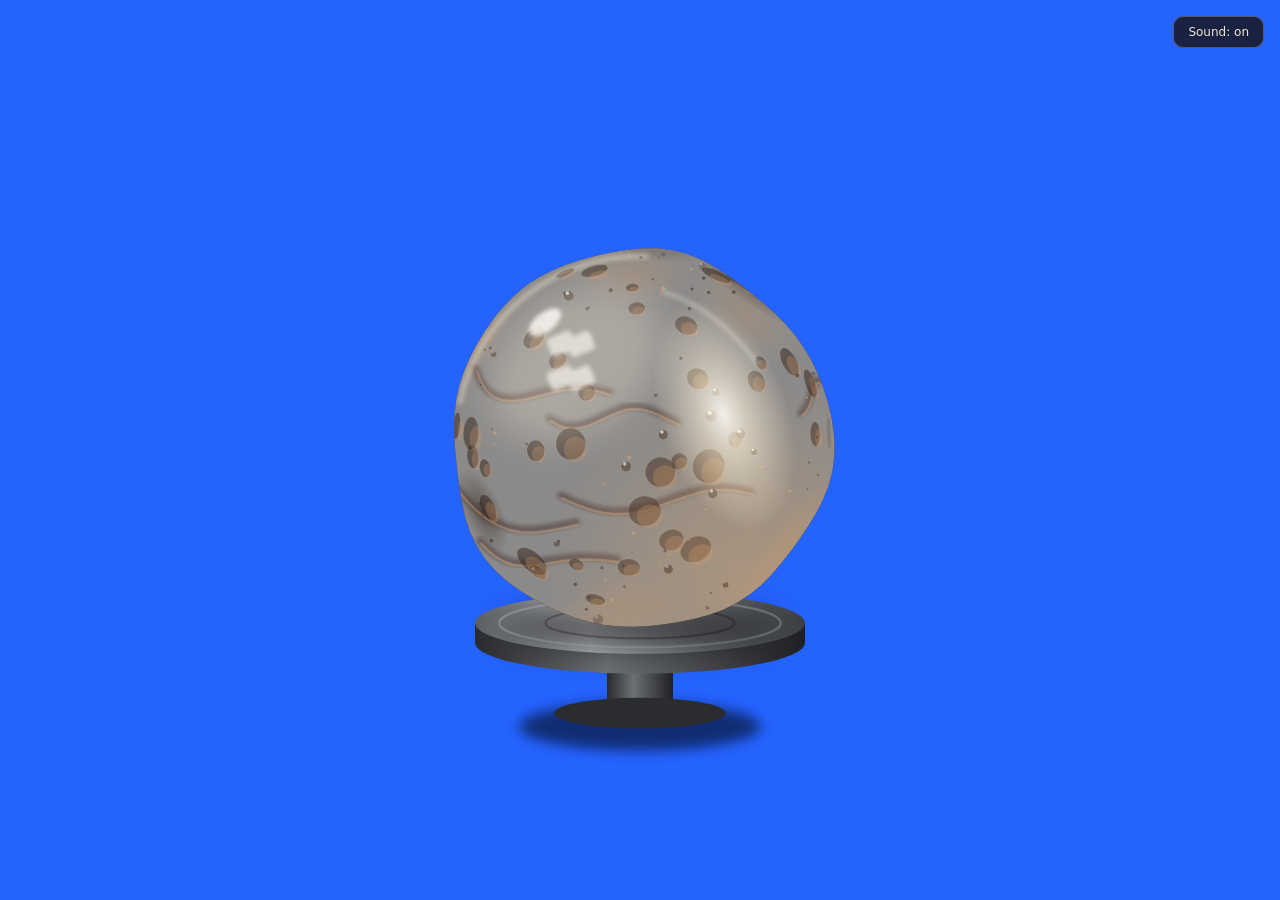
<file: index.html>
<!doctype html>
<html lang="en">
<head>
<meta charset="utf-8">
<meta name="viewport" content="width=device-width,initial-scale=1,viewport-fit=cover">
<title>Making a Muse</title>
<link rel="stylesheet" href="css/style.css">
</head>
<body>
<svg id="scene" viewBox="0 0 1600 900" preserveAspectRatio="xMidYMid slice" role="img" aria-label="Making a muse: a wet ball of clay on a banding wheel. Drag across it to spin it into a head, press and drag to sculpt a face, drag a red wig onto it, then drag the head onto a waiting body.">
  <defs>
    <linearGradient id="wall" x1="0" y1="0" x2="0" y2="1"><stop id="w0" offset="0" stop-color="#2b211b"/><stop id="w1" offset="0.55" stop-color="#4a392c"/><stop id="w2" offset="1" stop-color="#5d4735"/></linearGradient>
    <linearGradient id="winGlow" x1="0" y1="0" x2="0" y2="1"><stop offset="0" stop-color="#fff6dc"/><stop offset="0.6" stop-color="#ffe3a6"/><stop offset="1" stop-color="#f2c777"/></linearGradient>
    <linearGradient id="frameWood" x1="0" y1="0" x2="1" y2="0"><stop offset="0" stop-color="#3a2618"/><stop offset="0.5" stop-color="#5b3d26"/><stop offset="1" stop-color="#33200f"/></linearGradient>
    <linearGradient id="tableTop" x1="0" y1="0" x2="0" y2="1"><stop offset="0" stop-color="#7a5333"/><stop offset="0.5" stop-color="#6a4528"/><stop offset="1" stop-color="#3d2616"/></linearGradient>
    <linearGradient id="tableEdge" x1="0" y1="0" x2="0" y2="1"><stop offset="0" stop-color="#4d3019"/><stop offset="1" stop-color="#21130a"/></linearGradient>
    <linearGradient id="shaft" x1="0" y1="0" x2="1" y2="1"><stop offset="0" stop-color="#ffe9b8" stop-opacity="0.55"/><stop offset="1" stop-color="#ffd48a" stop-opacity="0"/></linearGradient>
    <linearGradient id="cone" x1="0" y1="0" x2="0" y2="1"><stop offset="0" stop-color="#ffe2a0" stop-opacity="0.5"/><stop offset="1" stop-color="#ffd07a" stop-opacity="0"/></linearGradient>
    <linearGradient id="wheelTop" x1="0" y1="0" x2="1" y2="0"><stop offset="0" stop-color="#5b5e63"/><stop offset="0.35" stop-color="#b9bcc1"/><stop offset="0.7" stop-color="#6e7176"/><stop offset="1" stop-color="#3c3e42"/></linearGradient>
    <linearGradient id="wheelSide" x1="0" y1="0" x2="1" y2="0"><stop offset="0" stop-color="#2a2b2e"/><stop offset="0.4" stop-color="#6d7075"/><stop offset="1" stop-color="#1f2023"/></linearGradient>
    <radialGradient id="bulb"><stop offset="0" stop-color="#fffbe8"/><stop offset="0.25" stop-color="#ffe9ae" stop-opacity="0.9"/><stop offset="1" stop-color="#ffc766" stop-opacity="0"/></radialGradient>
    <radialGradient id="pool"><stop offset="0" stop-color="#ffd890" stop-opacity="0.55"/><stop offset="1" stop-color="#ffd890" stop-opacity="0"/></radialGradient>
    <radialGradient id="clayBase" cx="0.36" cy="0.28" r="0.85"><stop offset="0" stop-color="#8a5a37"/><stop offset="0.3" stop-color="#65401f"/><stop offset="0.65" stop-color="#432512"/><stop offset="1" stop-color="#1b0d06"/></radialGradient>
    <radialGradient id="bounce" cx="0.78" cy="0.9" r="0.55"><stop offset="0" stop-color="#d79a62" stop-opacity="0.42"/><stop offset="1" stop-color="#d79a62" stop-opacity="0"/></radialGradient>
    <radialGradient id="lumpD"><stop offset="0" stop-color="#1c0d05" stop-opacity="0.5"/><stop offset="1" stop-color="#1c0d05" stop-opacity="0"/></radialGradient>
    <radialGradient id="lumpL"><stop offset="0" stop-color="#c58a58" stop-opacity="0.26"/><stop offset="1" stop-color="#d9a06a" stop-opacity="0"/></radialGradient>
    <radialGradient id="stone"><stop offset="0" stop-color="#fffaf0" stop-opacity="0.95"/><stop offset="0.35" stop-color="#ffe7b8" stop-opacity="0.6"/><stop offset="1" stop-color="#ffd7a0" stop-opacity="0"/></radialGradient>
    <radialGradient id="vig" cx="0.5" cy="0.45" r="0.75"><stop offset="0.5" stop-color="#000" stop-opacity="0"/><stop offset="1" stop-color="#000" stop-opacity="0.6"/></radialGradient>
    <radialGradient id="featLight" cx="0.36" cy="0.3" r="0.85"><stop offset="0" stop-color="#c08a5c"/><stop offset="0.45" stop-color="#855230"/><stop offset="1" stop-color="#4a2813"/></radialGradient>
    <radialGradient id="featLip" cx="0.4" cy="0.3" r="0.9"><stop offset="0" stop-color="#cf8460"/><stop offset="0.5" stop-color="#97492f"/><stop offset="1" stop-color="#55261b"/></radialGradient>
    <filter id="puffy" filterUnits="userSpaceOnUse" x="590" y="290" width="420" height="360">
      <feGaussianBlur in="SourceAlpha" stdDeviation="2.4" result="blur"/>
      <feSpecularLighting in="blur" surfaceScale="6" specularConstant="0.95" specularExponent="18" lighting-color="#ffe9cc" result="spec"><feDistantLight azimuth="235" elevation="48"/></feSpecularLighting>
      <feComposite in="spec" in2="SourceAlpha" operator="in" result="specc"/>
      <feGaussianBlur in="SourceAlpha" stdDeviation="3" result="sb"/><feOffset in="sb" dx="2.5" dy="4" result="so"/>
      <feFlood flood-color="#0e0603" flood-opacity="0.5"/><feComposite in2="so" operator="in" result="shadow"/>
      <feMerge><feMergeNode in="shadow"/><feMergeNode in="SourceGraphic"/><feMergeNode in="specc"/></feMerge>
    </filter>
    <filter id="puffyLash" filterUnits="userSpaceOnUse" x="590" y="290" width="420" height="360">
      <feGaussianBlur in="SourceAlpha" stdDeviation="1.6" result="blur"/>
      <feSpecularLighting in="blur" surfaceScale="3" specularConstant="0.28" specularExponent="14" lighting-color="#d9a878" result="spec"><feDistantLight azimuth="235" elevation="48"/></feSpecularLighting>
      <feComposite in="spec" in2="SourceAlpha" operator="in" result="specc"/>
      <feGaussianBlur in="SourceAlpha" stdDeviation="2" result="sb"/><feOffset in="sb" dx="1.5" dy="3" result="so"/>
      <feFlood flood-color="#0e0603" flood-opacity="0.45"/><feComposite in2="so" operator="in" result="shadow"/>
      <feMerge><feMergeNode in="shadow"/><feMergeNode in="SourceGraphic"/><feMergeNode in="specc"/></feMerge>
    </filter>
    <radialGradient id="hole" cx="0.5" cy="0.4" r="0.7"><stop offset="0" stop-color="#2a140a"/><stop offset="0.6" stop-color="#120804"/><stop offset="1" stop-color="#050201"/></radialGradient>
    <radialGradient id="fingG"><stop offset="0" stop-color="#120803" stop-opacity="0.5"/><stop offset="0.7" stop-color="#120803" stop-opacity="0.22"/><stop offset="1" stop-color="#120803" stop-opacity="0"/></radialGradient>
    <radialGradient id="smudge"><stop offset="0" stop-color="#140904" stop-opacity="0.4"/><stop offset="1" stop-color="#140904" stop-opacity="0"/></radialGradient>
    <filter id="rlM" filterUnits="userSpaceOnUse" x="520" y="200" width="560" height="480" color-interpolation-filters="sRGB"><feGaussianBlur in="SourceAlpha" stdDeviation="5" result="h"/><feDiffuseLighting in="h" surfaceScale="16" diffuseConstant="1" lighting-color="#ffffff"><feDistantLight azimuth="235" elevation="30"/></feDiffuseLighting></filter>
    <filter id="rlL" filterUnits="userSpaceOnUse" x="520" y="200" width="560" height="480" color-interpolation-filters="sRGB"><feGaussianBlur in="SourceAlpha" stdDeviation="1.3" result="h"/><feDiffuseLighting in="h" surfaceScale="7" diffuseConstant="1" lighting-color="#ffffff"><feDistantLight azimuth="235" elevation="30"/></feDiffuseLighting></filter>
    <filter id="spM" filterUnits="userSpaceOnUse" x="520" y="200" width="560" height="480" color-interpolation-filters="sRGB"><feGaussianBlur in="SourceAlpha" stdDeviation="5" result="h"/><feSpecularLighting in="h" surfaceScale="16" specularConstant="0.85" specularExponent="24" lighting-color="#ffeed6"><feDistantLight azimuth="235" elevation="34"/></feSpecularLighting></filter>
    <filter id="spL" filterUnits="userSpaceOnUse" x="520" y="200" width="560" height="480" color-interpolation-filters="sRGB"><feGaussianBlur in="SourceAlpha" stdDeviation="1.3" result="h"/><feSpecularLighting in="h" surfaceScale="7" specularConstant="0.7" specularExponent="22" lighting-color="#ffeed6"><feDistantLight azimuth="235" elevation="34"/></feSpecularLighting></filter>

    <linearGradient id="roomWall" x1="0" y1="0" x2="0" y2="1"><stop offset="0" stop-color="#171219"/><stop offset="1" stop-color="#2b2230"/></linearGradient>
    <linearGradient id="roomWallL" x1="0" y1="0" x2="1" y2="0"><stop offset="0" stop-color="#0b080e"/><stop offset="1" stop-color="#1b1520"/></linearGradient>
    <linearGradient id="roomFloor" x1="0" y1="0" x2="0" y2="1"><stop offset="0" stop-color="#3b2a28"/><stop offset="1" stop-color="#1c1213"/></linearGradient>
    <linearGradient id="pedBody" x1="0" y1="0" x2="1" y2="0"><stop offset="0" stop-color="#3a3340"/><stop offset="0.45" stop-color="#8a7f93"/><stop offset="1" stop-color="#2a242f"/></linearGradient>
    <radialGradient id="pedTop"><stop offset="0" stop-color="#cfc5d6"/><stop offset="1" stop-color="#72697b"/></radialGradient>
    <linearGradient id="spotCone" x1="0" y1="0" x2="0" y2="1"><stop offset="0" stop-color="#fff3df" stop-opacity="0.5"/><stop offset="1" stop-color="#fff3df" stop-opacity="0.07"/></linearGradient>
    <radialGradient id="spotPool"><stop offset="0" stop-color="#fff0d8" stop-opacity="0.75"/><stop offset="0.6" stop-color="#fff0d8" stop-opacity="0.22"/><stop offset="1" stop-color="#fff0d8" stop-opacity="0"/></radialGradient>
    <radialGradient id="roomVig" cx="380" cy="470" r="900" gradientUnits="userSpaceOnUse"><stop offset="0" stop-color="#000" stop-opacity="0"/><stop offset="0.45" stop-color="#000" stop-opacity="0.35"/><stop offset="1" stop-color="#000" stop-opacity="0.78"/></radialGradient>
    <radialGradient id="wigRed" cx="0" cy="40" r="290" gradientUnits="userSpaceOnUse"><stop offset="0" stop-color="#f0464a"/><stop offset="0.5" stop-color="#c8161e"/><stop offset="1" stop-color="#6e0a10"/></radialGradient>
    <linearGradient id="spotTopG" x1="0" y1="0" x2="0" y2="1"><stop offset="0" stop-color="#fff3df" stop-opacity="0.5"/><stop offset="1" stop-color="#fff3df" stop-opacity="0.05"/></linearGradient>
    <linearGradient id="dressG" x1="0" y1="0" x2="1" y2="0"><stop offset="0" stop-color="#cdd7e8"/><stop offset="0.35" stop-color="#ffffff"/><stop offset="0.7" stop-color="#f3f6fb"/><stop offset="1" stop-color="#c3cfe3"/></linearGradient>
    <linearGradient id="skinG" x1="0" y1="0" x2="1" y2="0"><stop offset="0" stop-color="#d9a98a"/><stop offset="0.5" stop-color="#f1c8aa"/><stop offset="1" stop-color="#d4a082"/></linearGradient>
    <clipPath id="wigClip"><path id="wigClipP" d=""/></clipPath>
    <filter id="b2" x="-20%" y="-20%" width="140%" height="140%"><feGaussianBlur stdDeviation="2"/></filter>
    <filter id="b6" x="-30%" y="-30%" width="160%" height="160%"><feGaussianBlur stdDeviation="6"/></filter>
    <filter id="bsh" x="-30%" y="-300%" width="160%" height="700%"><feGaussianBlur stdDeviation="16"/></filter>
    <filter id="b18" x="-40%" y="-40%" width="180%" height="180%"><feGaussianBlur stdDeviation="18"/></filter>
    <filter id="b40" x="-50%" y="-50%" width="200%" height="200%"><feGaussianBlur stdDeviation="40"/></filter>
    <filter id="plaster" x="0" y="0" width="100%" height="100%"><feTurbulence type="fractalNoise" baseFrequency="0.9" numOctaves="3" seed="4"/><feColorMatrix values="0 0 0 0 0  0 0 0 0 0  0 0 0 0 0  0 0 0 0.5 -0.1"/></filter>
    <filter id="grain" x="0" y="0" width="100%" height="100%"><feTurbulence type="fractalNoise" baseFrequency="0.012 0.18" numOctaves="3" seed="9"/><feColorMatrix values="0 0 0 0 0.1  0 0 0 0 0.05  0 0 0 0 0.02  0 0 0 0.9 -0.28"/></filter>
    <clipPath id="tableClip"><rect x="0" y="640" width="1600" height="260"/></clipPath>
    <clipPath id="ballClip"><path id="ballClipPath" d=""/></clipPath>
  </defs>

  <rect id="bgrect" width="1600" height="900" fill="#2563ff"/>
  <g id="room" opacity="0" pointer-events="none">
    <rect x="-400" width="2400" height="900" fill="#120e16"/>
    <rect x="300" y="-10" width="1900" height="620" fill="url(#roomWall)"/>
    <polygon points="-20,-40 300,30 300,612 -20,800" fill="url(#roomWallL)"/>
    <polygon points="-20,800 300,610 2200,610 2200,920 -20,920" fill="url(#roomFloor)"/>
    <g id="boards" stroke="#000" stroke-opacity="0.28" stroke-width="2"></g>
    <polygon points="300,586 2200,586 2200,612 300,612" fill="#1c1621"/>
    <polygon points="-20,774 300,586 300,612 -20,800" fill="#171219"/>
    <rect x="296" y="30" width="8" height="582" fill="#000" opacity="0.5" filter="url(#b2)"/>
    <ellipse cx="380" cy="694" rx="120" ry="22" fill="#000" opacity="0.6" filter="url(#bsh)"/>
    <path d="M300 594 L300 676 C300 700 460 700 460 676 L460 594 Z" fill="url(#pedBody)"/>
    <ellipse cx="380" cy="594" rx="80" ry="17" fill="url(#pedTop)"/>
    <ellipse id="spotPool" cx="380" cy="676" rx="210" ry="46" fill="url(#spotPool)" style="mix-blend-mode:screen"/>
    <polygon id="spotCone" points="352,-20 408,-20 570,690 190,690" fill="url(#spotCone)" style="mix-blend-mode:screen"/>
    <rect x="-400" width="2600" height="900" fill="url(#roomVig)"/>
  </g>

  <g id="woman" transform="translate(1800 290) scale(0.84)" pointer-events="none">
    <ellipse cx="0" cy="702" rx="200" ry="20" fill="#000" opacity="0.5" filter="url(#bsh)"/>
    <g id="wSkirt">
      <path d="M-64 188 C-78 320 -150 520 -214 692 C-176 712 -140 684 -100 706 C-60 722 -28 690 12 706 C58 718 98 690 140 706 C176 712 200 700 214 692 C150 520 78 320 64 188 Z" fill="url(#dressG)"/>
      <g fill="none" stroke-linecap="round">
        <path d="M-30 200 C-50 380 -92 560 -132 702" stroke="#b6c3da" stroke-width="3" stroke-opacity="0.6"/>
        <path d="M2 200 C4 400 -8 560 2 708" stroke="#b6c3da" stroke-width="3" stroke-opacity="0.5"/>
        <path d="M32 200 C52 380 92 560 134 702" stroke="#b6c3da" stroke-width="3" stroke-opacity="0.6"/>
        <path d="M-52 196 C-92 380 -150 540 -192 692" stroke="#c4cfe3" stroke-width="3" stroke-opacity="0.5"/>
        <path d="M54 196 C94 380 152 540 194 692" stroke="#c4cfe3" stroke-width="3" stroke-opacity="0.5"/>
        <path d="M-12 210 C-36 360 -60 520 -84 700" stroke="#fff" stroke-width="10" stroke-opacity="0.55" filter="url(#b2)"/>
      </g>
    </g>
    <path d="M-84 56 C-60 40 -34 36 -22 26 L-18 -10 L18 -10 L22 26 C34 36 60 40 84 56 L84 74 L-84 74 Z" fill="url(#skinG)"/>
    <path d="M-22 40 C-8 52 8 52 22 40" fill="none" stroke="#b98768" stroke-width="2" stroke-opacity="0.5"/>
    <path d="M-84 58 C-62 46 -36 54 -20 64 C-8 72 8 72 20 64 C36 54 62 46 84 58 C80 100 70 150 64 192 C30 206 -30 206 -64 192 C-70 150 -80 100 -84 58 Z" fill="url(#dressG)"/>
    <path d="M-64 190 C-30 206 30 206 64 190" fill="none" stroke="#c0cde2" stroke-width="5" stroke-linecap="round"/>
    <path d="M-40 70 C-34 120 -40 160 -48 190 M40 70 C34 120 40 160 48 190" fill="none" stroke="#c9d4e6" stroke-width="2.5" stroke-opacity="0.7"/>
    <g id="wArmL"><path d="M-80 54 C-104 54 -116 82 -118 132 C-120 200 -122 268 -116 328 L-96 330 C-100 270 -94 200 -88 140 C-86 110 -78 84 -68 64 Z" fill="url(#skinG)"/><ellipse cx="-106" cy="344" rx="13" ry="21" fill="url(#skinG)"/></g>
    <g id="wArmR"><path d="M80 54 C104 54 116 82 118 132 C120 200 122 268 116 328 L96 330 C100 270 94 200 88 140 C86 110 78 84 68 64 Z" fill="url(#skinG)"/><ellipse cx="106" cy="344" rx="13" ry="21" fill="url(#skinG)"/></g>
  </g>
  <g id="spotW" opacity="0" pointer-events="none" style="mix-blend-mode:screen"><polygon points="1270,-20 1390,-20 1580,900 1080,900" fill="url(#spotTopG)"/></g>
  <g id="cam">

  <!-- the banding wheel -->
  <g id="wheel" transform="translate(800 623) scale(1.1) translate(-800 -668)">
    <ellipse cx="800" cy="762" rx="110" ry="22" fill="#000" opacity="0.55" filter="url(#b6)"/>
    <path d="M770 690 L770 748 Q800 760 830 748 L830 690Z" fill="url(#wheelSide)"/>
    <ellipse cx="800" cy="750" rx="78" ry="14" fill="#2b2c30"/>
    <path d="M650 668 L650 686 A150 28 0 0 0 950 686 L950 668Z" fill="url(#wheelSide)"/>
    <ellipse cx="800" cy="668" rx="150" ry="28" fill="url(#wheelTop)"/>
    <ellipse cx="800" cy="668" rx="128" ry="22" fill="none" stroke="#eef0f3" stroke-opacity="0.28" stroke-width="2"/>
    <ellipse cx="800" cy="668" rx="86" ry="14" fill="none" stroke="#000" stroke-opacity="0.25" stroke-width="2"/>
  </g>

  <!-- the clay -->
  <ellipse id="contact" cx="800" cy="628" rx="140" ry="18" fill="#000" opacity="0.6" filter="url(#bsh)"/>
  <g id="ball">
    <path id="ballFill" d="" fill="url(#clayBase)"/>
    <g clip-path="url(#ballClip)">
      <g id="lumps"></g>
      <g id="grooves" fill="none" stroke-linecap="round" stroke-linejoin="round"></g>
      <g id="dimples"></g>
      <g id="grit"></g>
      <path id="bounceP" d="" fill="url(#bounce)"/>
      <g id="drops"></g>
      <rect id="dim" x="0" y="0" width="1600" height="900" fill="#100703" opacity="0"/>
      <rect id="boost" x="0" y="0" width="1600" height="900" fill="#ffd9a0" opacity="0" style="mix-blend-mode:screen"/>
      <g id="faceform" opacity="0" filter="url(#b18)">
        <ellipse cx="800" cy="338" rx="92" ry="40" fill="#e9bd8a" opacity="0.22"/>
        <ellipse cx="748" cy="470" rx="50" ry="36" fill="#e9bd8a" opacity="0.2"/><ellipse cx="852" cy="470" rx="50" ry="36" fill="#e9bd8a" opacity="0.14"/>
        <ellipse cx="742" cy="538" rx="56" ry="24" fill="#120803" opacity="0.2"/><ellipse cx="858" cy="538" rx="56" ry="24" fill="#120803" opacity="0.26"/>
        <ellipse cx="800" cy="596" rx="46" ry="22" fill="#e9bd8a" opacity="0.14"/>
      </g>
      <g id="features">
        <g id="fColor"></g>
        <g id="fRelM" style="mix-blend-mode:soft-light" filter="url(#rlM)"></g>
        <g id="fRelL" style="mix-blend-mode:soft-light" filter="url(#rlL)"></g>
        <g id="fSpM" style="mix-blend-mode:screen" filter="url(#spM)"></g>
        <g id="fSpL" style="mix-blend-mode:screen" filter="url(#spL)"></g>
        <g id="fFinger" opacity="0"></g>
      </g>
      <!-- wet sheen: a window reflection and soft highlights fixed to the light, not to the spin -->
      <g id="sheen" style="mix-blend-mode:screen">
        <ellipse id="shBroad" fill="#ffe2b8" opacity="0.28" filter="url(#b18)"/>
        <g id="shWin" filter="url(#b2)" fill="#fff7e6" opacity="0.62"></g>
        <ellipse id="shSharp" fill="#fffaf0" opacity="0.8" filter="url(#b2)"/>
        <path id="shRim" d="" fill="none" stroke="#ffe0a8" stroke-width="5" stroke-linecap="round" opacity="0.4" filter="url(#b2)"/>
        <path id="shStreak" d="" fill="none" stroke="#fff3da" stroke-width="3" stroke-linecap="round" opacity="0.4" filter="url(#b2)"/>
      </g>
      <!-- the patch of light that drifts across the clay until you drag -->
      <ellipse id="stoneLight" rx="64" ry="120" fill="url(#stone)" style="mix-blend-mode:screen" opacity="0"/>
    </g>
  </g>

  <g id="cue2g"><g id="cue2" opacity="0"></g></g>
  </g>

  <g id="spotTop" opacity="0" pointer-events="none" style="mix-blend-mode:screen"><polygon points="1010,-20 1090,-20 1230,700 880,700" fill="url(#spotTopG)"/></g>
  <g id="wigG" opacity="0" style="cursor:grab;touch-action:none" transform="translate(380 404) scale(0.5)">
    <circle cx="0" cy="130" r="210" fill="rgba(0,0,0,0.004)"/>
    <g id="wigIn"></g>
  </g>
  <circle id="headHit" cx="800" cy="440" r="0" fill="rgba(0,0,0,0.004)" style="cursor:grab;touch-action:none" pointer-events="none"/>
  <g id="cue3" opacity="0" pointer-events="none"></g>
  <g id="cue4" opacity="0" pointer-events="none"></g>
</svg>

<button type="button" class="snd" id="snd" aria-pressed="true">Sound: on</button>
<div id="bye" aria-live="polite"><div class="byeBox"><div class="byeT">uh oh, she left!</div><button id="byeBtn">try again?</button></div></div>

<script src="js/prototype.js"></script>
</body>
</html>
</file>
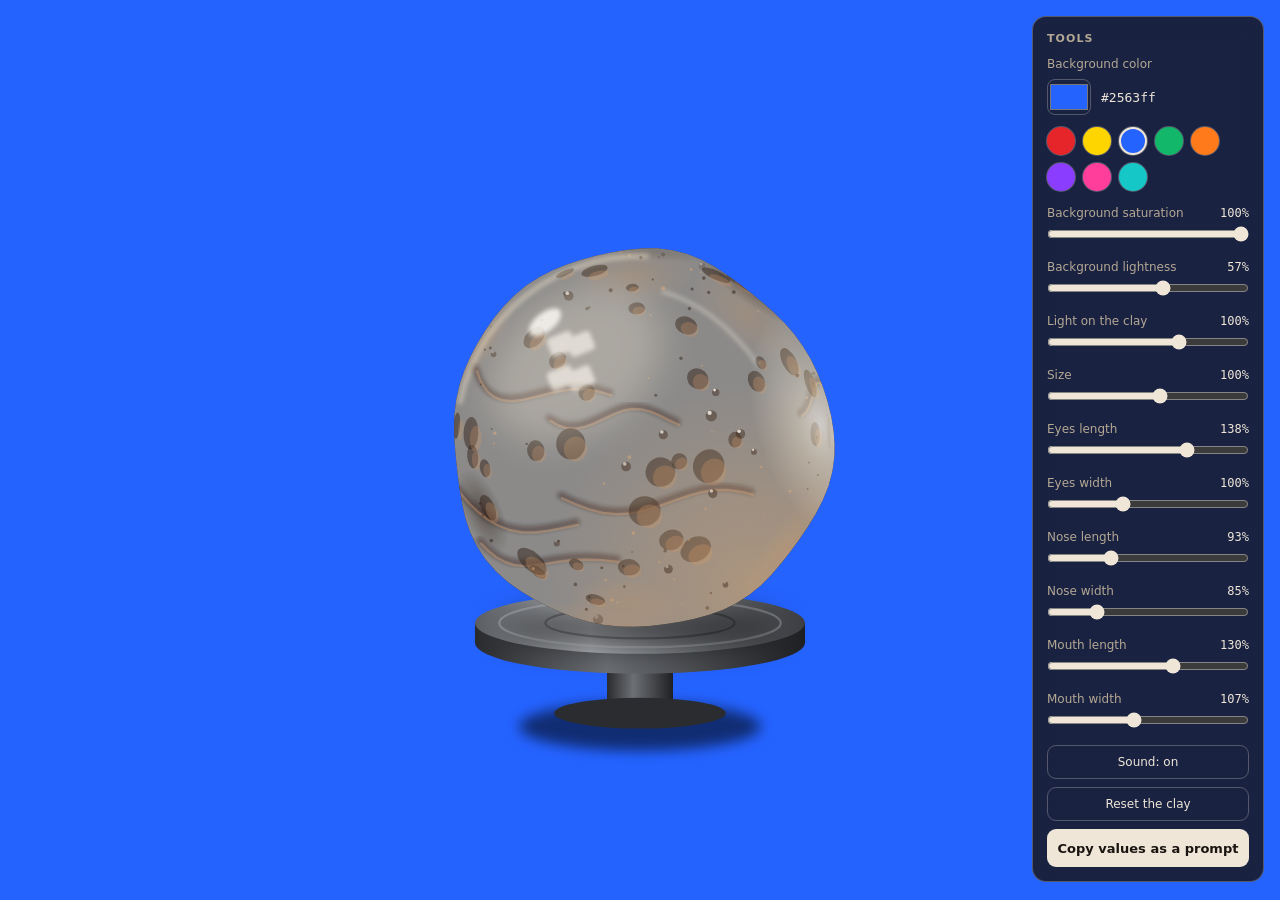
<file: clay-ball/index.html>
<!doctype html><html><head><meta charset=utf8><meta name=viewport content="width=device-width,initial-scale=1,viewport-fit=cover"><style>:root{color-scheme:light;box-sizing:border-box;padding-top:env(safe-area-inset-top,0px);padding-bottom:env(safe-area-inset-bottom,0px)}html{scroll-padding-top:env(safe-area-inset-top,0px)}body{margin:0;padding:0;font:14px -apple-system,BlinkMacSystemFont,sans-serif;background:#fff;color:#000}img{max-width:100%}[hidden]:not([hidden=until-found i]){display:none!important}</style></head><body>
<title>Clay Ball</title>
<style>
/* A single ball of clay on a solid color you choose. The color is the background, so there is no light/dark switch. */
:root { --bg: #1b1410; color-scheme: dark; }
html, body { height: 100%; }
body { margin: 0; background: var(--bg); overflow: hidden; }
svg { position: fixed; inset: 0; width: 100%; height: 100%; display: block; touch-action: none; cursor: grab; user-select: none; -webkit-user-select: none; }
svg.grabbing { cursor: grabbing; }
:root { --ink: #efe6d8; --soft: #b5a894; --line: rgba(239, 230, 216, 0.28); --font: ui-sans-serif, system-ui, -apple-system, "Segoe UI", sans-serif; }
.panel { max-height: calc(100vh - 32px); overflow-y: auto; position: fixed; top: 16px; right: 16px; z-index: 5; width: 232px; box-sizing: border-box; padding: 14px; border: 1px solid var(--line); border-radius: 14px; background: rgba(22, 16, 12, 0.78); backdrop-filter: blur(10px); -webkit-backdrop-filter: blur(10px); color: var(--ink); font: 13px/1.4 var(--font); }
.panel { transition: transform .7s ease, opacity .5s ease; }
.panel.away { transform: translateX(115%); opacity: 0; pointer-events: none; }
#ptoggle { position: fixed; top: 16px; right: 16px; z-index: 6; padding: 8px 14px; border-radius: 10px; border: 1px solid var(--line); background: rgba(22, 16, 12, 0.78); color: var(--ink); font: inherit; font-size: 12px; cursor: pointer; backdrop-filter: blur(10px); }
#ptoggle[hidden] { display: none; }
#bye { position: fixed; inset: 0; z-index: 7; display: flex; align-items: center; justify-content: center; pointer-events: none; opacity: 0; transition: opacity .4s ease; }
#bye.show { opacity: 1; }
#bye .byeBox { text-align: center; padding: 26px 34px; border-radius: 18px; background: rgba(22, 16, 12, 0.82); border: 1px solid var(--line); backdrop-filter: blur(12px); transform: scale(.6); }
#bye.show .byeBox { animation: pop .55s cubic-bezier(.2, 1.5, .4, 1) forwards; }
@keyframes pop { to { transform: scale(1); } }
#bye .byeT { color: var(--ink); font-size: 30px; font-weight: 600; margin-bottom: 16px; letter-spacing: .01em; }
#bye button { pointer-events: auto; padding: 11px 26px; border-radius: 12px; border: 0; background: #efe6d8; color: #1a120c; font: inherit; font-weight: 700; font-size: 15px; cursor: pointer; }
.panel h2 { margin: 0 0 10px; font-size: 11px; font-weight: 600; letter-spacing: 0.1em; text-transform: uppercase; color: var(--soft); }
.panel label { display: block; margin-bottom: 6px; color: var(--soft); font-size: 12px; }
.pick { display: flex; align-items: center; gap: 10px; }
.pick input[type="color"] { width: 44px; height: 36px; padding: 0; border: 1px solid var(--line); border-radius: 8px; background: none; cursor: pointer; }
.pick output { font: 500 13px ui-monospace, Menlo, Consolas, monospace; color: var(--ink); }
.sw { display: flex; flex-wrap: wrap; gap: 8px; margin: 12px 0 14px; }
.sw button { width: 28px; height: 28px; padding: 0; border-radius: 50%; border: 2px solid transparent; cursor: pointer; box-shadow: 0 0 0 1px var(--line); }
.sw button[aria-pressed="true"] { border-color: var(--ink); }
.row { margin: 0 0 12px; }
.row .top { display: flex; justify-content: space-between; align-items: baseline; margin-bottom: 4px; }
.row .top label { margin: 0; }
.row output { font: 500 12px ui-monospace, Menlo, Consolas, monospace; color: var(--ink); }
.panel input[type="range"] { width: 100%; margin: 0; accent-color: #efe6d8; cursor: pointer; }
.reset { width: 100%; min-height: 34px; margin-bottom: 8px; border: 1px solid var(--line); border-radius: 9px; background: transparent; color: var(--ink); font: 500 12px var(--font); cursor: pointer; }
.reset[aria-pressed="false"] { color: var(--soft); }
.reset:hover { background: rgba(255,255,255,0.08); }
.copy { width: 100%; min-height: 38px; border: 0; border-radius: 9px; background: var(--ink); color: #1a1410; font: 600 13px var(--font); cursor: pointer; }
.copy:hover { background: #fff; }
.panel button:focus-visible, .panel input:focus-visible { outline: 2px solid var(--ink); outline-offset: 2px; }
.panel textarea { display: block; width: 100%; box-sizing: border-box; margin-top: 10px; min-height: 96px; resize: vertical; border: 1px solid var(--line); border-radius: 8px; background: rgba(0,0,0,0.35); color: var(--ink); font: 12px/1.4 var(--font); padding: 8px; }
.panel textarea[hidden] { display: none; }
@media (max-width: 520px) { .panel { top: auto; bottom: 12px; right: 12px; left: 12px; width: auto; max-height: 56vh; } }
</style>

<svg id="scene" viewBox="0 0 1600 900" preserveAspectRatio="xMidYMid slice" role="img" aria-label="A wet ball of brown clay on a banding wheel, on a solid color background. A soft patch of light drifts across the clay; press, drag across the ball and it spins.">
  <defs>
    <linearGradient id="wall" x1="0" y1="0" x2="0" y2="1"><stop id="w0" offset="0" stop-color="#2b211b"/><stop id="w1" offset="0.55" stop-color="#4a392c"/><stop id="w2" offset="1" stop-color="#5d4735"/></linearGradient>
    <linearGradient id="winGlow" x1="0" y1="0" x2="0" y2="1"><stop offset="0" stop-color="#fff6dc"/><stop offset="0.6" stop-color="#ffe3a6"/><stop offset="1" stop-color="#f2c777"/></linearGradient>
    <linearGradient id="frameWood" x1="0" y1="0" x2="1" y2="0"><stop offset="0" stop-color="#3a2618"/><stop offset="0.5" stop-color="#5b3d26"/><stop offset="1" stop-color="#33200f"/></linearGradient>
    <linearGradient id="tableTop" x1="0" y1="0" x2="0" y2="1"><stop offset="0" stop-color="#7a5333"/><stop offset="0.5" stop-color="#6a4528"/><stop offset="1" stop-color="#3d2616"/></linearGradient>
    <linearGradient id="tableEdge" x1="0" y1="0" x2="0" y2="1"><stop offset="0" stop-color="#4d3019"/><stop offset="1" stop-color="#21130a"/></linearGradient>
    <linearGradient id="shaft" x1="0" y1="0" x2="1" y2="1"><stop offset="0" stop-color="#ffe9b8" stop-opacity="0.55"/><stop offset="1" stop-color="#ffd48a" stop-opacity="0"/></linearGradient>
    <linearGradient id="cone" x1="0" y1="0" x2="0" y2="1"><stop offset="0" stop-color="#ffe2a0" stop-opacity="0.5"/><stop offset="1" stop-color="#ffd07a" stop-opacity="0"/></linearGradient>
    <linearGradient id="wheelTop" x1="0" y1="0" x2="1" y2="0"><stop offset="0" stop-color="#5b5e63"/><stop offset="0.35" stop-color="#b9bcc1"/><stop offset="0.7" stop-color="#6e7176"/><stop offset="1" stop-color="#3c3e42"/></linearGradient>
    <linearGradient id="wheelSide" x1="0" y1="0" x2="1" y2="0"><stop offset="0" stop-color="#2a2b2e"/><stop offset="0.4" stop-color="#6d7075"/><stop offset="1" stop-color="#1f2023"/></linearGradient>
    <radialGradient id="bulb"><stop offset="0" stop-color="#fffbe8"/><stop offset="0.25" stop-color="#ffe9ae" stop-opacity="0.9"/><stop offset="1" stop-color="#ffc766" stop-opacity="0"/></radialGradient>
    <radialGradient id="pool"><stop offset="0" stop-color="#ffd890" stop-opacity="0.55"/><stop offset="1" stop-color="#ffd890" stop-opacity="0"/></radialGradient>
    <radialGradient id="clayBase" cx="0.36" cy="0.28" r="0.85"><stop offset="0" stop-color="#8a5a37"/><stop offset="0.3" stop-color="#65401f"/><stop offset="0.65" stop-color="#432512"/><stop offset="1" stop-color="#1b0d06"/></radialGradient>
    <radialGradient id="bounce" cx="0.78" cy="0.9" r="0.55"><stop offset="0" stop-color="#d79a62" stop-opacity="0.42"/><stop offset="1" stop-color="#d79a62" stop-opacity="0"/></radialGradient>
    <radialGradient id="lumpD"><stop offset="0" stop-color="#1c0d05" stop-opacity="0.5"/><stop offset="1" stop-color="#1c0d05" stop-opacity="0"/></radialGradient>
    <radialGradient id="lumpL"><stop offset="0" stop-color="#c58a58" stop-opacity="0.26"/><stop offset="1" stop-color="#d9a06a" stop-opacity="0"/></radialGradient>
    <radialGradient id="stone"><stop offset="0" stop-color="#fffaf0" stop-opacity="0.95"/><stop offset="0.35" stop-color="#ffe7b8" stop-opacity="0.6"/><stop offset="1" stop-color="#ffd7a0" stop-opacity="0"/></radialGradient>
    <radialGradient id="vig" cx="0.5" cy="0.45" r="0.75"><stop offset="0.5" stop-color="#000" stop-opacity="0"/><stop offset="1" stop-color="#000" stop-opacity="0.6"/></radialGradient>
    <radialGradient id="featLight" cx="0.36" cy="0.3" r="0.85"><stop offset="0" stop-color="#c08a5c"/><stop offset="0.45" stop-color="#855230"/><stop offset="1" stop-color="#4a2813"/></radialGradient>
    <radialGradient id="featLip" cx="0.4" cy="0.3" r="0.9"><stop offset="0" stop-color="#cf8460"/><stop offset="0.5" stop-color="#97492f"/><stop offset="1" stop-color="#55261b"/></radialGradient>
    <filter id="puffy" filterUnits="userSpaceOnUse" x="590" y="290" width="420" height="360">
      <feGaussianBlur in="SourceAlpha" stdDeviation="2.4" result="blur"/>
      <feSpecularLighting in="blur" surfaceScale="6" specularConstant="0.95" specularExponent="18" lighting-color="#ffe9cc" result="spec"><feDistantLight azimuth="235" elevation="48"/></feSpecularLighting>
      <feComposite in="spec" in2="SourceAlpha" operator="in" result="specc"/>
      <feGaussianBlur in="SourceAlpha" stdDeviation="3" result="sb"/><feOffset in="sb" dx="2.5" dy="4" result="so"/>
      <feFlood flood-color="#0e0603" flood-opacity="0.5"/><feComposite in2="so" operator="in" result="shadow"/>
      <feMerge><feMergeNode in="shadow"/><feMergeNode in="SourceGraphic"/><feMergeNode in="specc"/></feMerge>
    </filter>
    <filter id="puffyLash" filterUnits="userSpaceOnUse" x="590" y="290" width="420" height="360">
      <feGaussianBlur in="SourceAlpha" stdDeviation="1.6" result="blur"/>
      <feSpecularLighting in="blur" surfaceScale="3" specularConstant="0.28" specularExponent="14" lighting-color="#d9a878" result="spec"><feDistantLight azimuth="235" elevation="48"/></feSpecularLighting>
      <feComposite in="spec" in2="SourceAlpha" operator="in" result="specc"/>
      <feGaussianBlur in="SourceAlpha" stdDeviation="2" result="sb"/><feOffset in="sb" dx="1.5" dy="3" result="so"/>
      <feFlood flood-color="#0e0603" flood-opacity="0.45"/><feComposite in2="so" operator="in" result="shadow"/>
      <feMerge><feMergeNode in="shadow"/><feMergeNode in="SourceGraphic"/><feMergeNode in="specc"/></feMerge>
    </filter>
    <radialGradient id="hole" cx="0.5" cy="0.4" r="0.7"><stop offset="0" stop-color="#2a140a"/><stop offset="0.6" stop-color="#120804"/><stop offset="1" stop-color="#050201"/></radialGradient>
    <radialGradient id="fingG"><stop offset="0" stop-color="#120803" stop-opacity="0.5"/><stop offset="0.7" stop-color="#120803" stop-opacity="0.22"/><stop offset="1" stop-color="#120803" stop-opacity="0"/></radialGradient>
    <radialGradient id="smudge"><stop offset="0" stop-color="#140904" stop-opacity="0.4"/><stop offset="1" stop-color="#140904" stop-opacity="0"/></radialGradient>
    <filter id="rlM" filterUnits="userSpaceOnUse" x="520" y="200" width="560" height="480" color-interpolation-filters="sRGB"><feGaussianBlur in="SourceAlpha" stdDeviation="5" result="h"/><feDiffuseLighting in="h" surfaceScale="16" diffuseConstant="1" lighting-color="#ffffff"><feDistantLight azimuth="235" elevation="30"/></feDiffuseLighting></filter>
    <filter id="rlL" filterUnits="userSpaceOnUse" x="520" y="200" width="560" height="480" color-interpolation-filters="sRGB"><feGaussianBlur in="SourceAlpha" stdDeviation="1.3" result="h"/><feDiffuseLighting in="h" surfaceScale="7" diffuseConstant="1" lighting-color="#ffffff"><feDistantLight azimuth="235" elevation="30"/></feDiffuseLighting></filter>
    <filter id="spM" filterUnits="userSpaceOnUse" x="520" y="200" width="560" height="480" color-interpolation-filters="sRGB"><feGaussianBlur in="SourceAlpha" stdDeviation="5" result="h"/><feSpecularLighting in="h" surfaceScale="16" specularConstant="0.85" specularExponent="24" lighting-color="#ffeed6"><feDistantLight azimuth="235" elevation="34"/></feSpecularLighting></filter>
    <filter id="spL" filterUnits="userSpaceOnUse" x="520" y="200" width="560" height="480" color-interpolation-filters="sRGB"><feGaussianBlur in="SourceAlpha" stdDeviation="1.3" result="h"/><feSpecularLighting in="h" surfaceScale="7" specularConstant="0.7" specularExponent="22" lighting-color="#ffeed6"><feDistantLight azimuth="235" elevation="34"/></feSpecularLighting></filter>

    <linearGradient id="roomWall" x1="0" y1="0" x2="0" y2="1"><stop offset="0" stop-color="#171219"/><stop offset="1" stop-color="#2b2230"/></linearGradient>
    <linearGradient id="roomWallL" x1="0" y1="0" x2="1" y2="0"><stop offset="0" stop-color="#0b080e"/><stop offset="1" stop-color="#1b1520"/></linearGradient>
    <linearGradient id="roomFloor" x1="0" y1="0" x2="0" y2="1"><stop offset="0" stop-color="#3b2a28"/><stop offset="1" stop-color="#1c1213"/></linearGradient>
    <linearGradient id="pedBody" x1="0" y1="0" x2="1" y2="0"><stop offset="0" stop-color="#3a3340"/><stop offset="0.45" stop-color="#8a7f93"/><stop offset="1" stop-color="#2a242f"/></linearGradient>
    <radialGradient id="pedTop"><stop offset="0" stop-color="#cfc5d6"/><stop offset="1" stop-color="#72697b"/></radialGradient>
    <linearGradient id="spotCone" x1="0" y1="0" x2="0" y2="1"><stop offset="0" stop-color="#fff3df" stop-opacity="0.5"/><stop offset="1" stop-color="#fff3df" stop-opacity="0.07"/></linearGradient>
    <radialGradient id="spotPool"><stop offset="0" stop-color="#fff0d8" stop-opacity="0.75"/><stop offset="0.6" stop-color="#fff0d8" stop-opacity="0.22"/><stop offset="1" stop-color="#fff0d8" stop-opacity="0"/></radialGradient>
    <radialGradient id="roomVig" cx="380" cy="470" r="900" gradientUnits="userSpaceOnUse"><stop offset="0" stop-color="#000" stop-opacity="0"/><stop offset="0.45" stop-color="#000" stop-opacity="0.35"/><stop offset="1" stop-color="#000" stop-opacity="0.78"/></radialGradient>
    <radialGradient id="wigRed" cx="0" cy="40" r="290" gradientUnits="userSpaceOnUse"><stop offset="0" stop-color="#f0464a"/><stop offset="0.5" stop-color="#c8161e"/><stop offset="1" stop-color="#6e0a10"/></radialGradient>
    <linearGradient id="spotTopG" x1="0" y1="0" x2="0" y2="1"><stop offset="0" stop-color="#fff3df" stop-opacity="0.5"/><stop offset="1" stop-color="#fff3df" stop-opacity="0.05"/></linearGradient>
    <linearGradient id="dressG" x1="0" y1="0" x2="1" y2="0"><stop offset="0" stop-color="#cdd7e8"/><stop offset="0.35" stop-color="#ffffff"/><stop offset="0.7" stop-color="#f3f6fb"/><stop offset="1" stop-color="#c3cfe3"/></linearGradient>
    <linearGradient id="skinG" x1="0" y1="0" x2="1" y2="0"><stop offset="0" stop-color="#d9a98a"/><stop offset="0.5" stop-color="#f1c8aa"/><stop offset="1" stop-color="#d4a082"/></linearGradient>
    <clipPath id="wigClip"><path id="wigClipP" d=""/></clipPath>
    <filter id="b2" x="-20%" y="-20%" width="140%" height="140%"><feGaussianBlur stdDeviation="2"/></filter>
    <filter id="b6" x="-30%" y="-30%" width="160%" height="160%"><feGaussianBlur stdDeviation="6"/></filter>
    <filter id="bsh" x="-30%" y="-300%" width="160%" height="700%"><feGaussianBlur stdDeviation="16"/></filter>
    <filter id="b18" x="-40%" y="-40%" width="180%" height="180%"><feGaussianBlur stdDeviation="18"/></filter>
    <filter id="b40" x="-50%" y="-50%" width="200%" height="200%"><feGaussianBlur stdDeviation="40"/></filter>
    <filter id="plaster" x="0" y="0" width="100%" height="100%"><feTurbulence type="fractalNoise" baseFrequency="0.9" numOctaves="3" seed="4"/><feColorMatrix values="0 0 0 0 0  0 0 0 0 0  0 0 0 0 0  0 0 0 0.5 -0.1"/></filter>
    <filter id="grain" x="0" y="0" width="100%" height="100%"><feTurbulence type="fractalNoise" baseFrequency="0.012 0.18" numOctaves="3" seed="9"/><feColorMatrix values="0 0 0 0 0.1  0 0 0 0 0.05  0 0 0 0 0.02  0 0 0 0.9 -0.28"/></filter>
    <clipPath id="tableClip"><rect x="0" y="640" width="1600" height="260"/></clipPath>
    <clipPath id="ballClip"><path id="ballClipPath" d=""/></clipPath>
  </defs>

  <rect id="bgrect" width="1600" height="900" fill="#2563ff"/>
  <g id="room" opacity="0" pointer-events="none">
    <rect x="-400" width="2400" height="900" fill="#120e16"/>
    <rect x="300" y="-10" width="1900" height="620" fill="url(#roomWall)"/>
    <polygon points="-20,-40 300,30 300,612 -20,800" fill="url(#roomWallL)"/>
    <polygon points="-20,800 300,610 2200,610 2200,920 -20,920" fill="url(#roomFloor)"/>
    <g id="boards" stroke="#000" stroke-opacity="0.28" stroke-width="2"></g>
    <polygon points="300,586 2200,586 2200,612 300,612" fill="#1c1621"/>
    <polygon points="-20,774 300,586 300,612 -20,800" fill="#171219"/>
    <rect x="296" y="30" width="8" height="582" fill="#000" opacity="0.5" filter="url(#b2)"/>
    <ellipse cx="380" cy="694" rx="120" ry="22" fill="#000" opacity="0.6" filter="url(#bsh)"/>
    <path d="M300 594 L300 676 C300 700 460 700 460 676 L460 594 Z" fill="url(#pedBody)"/>
    <ellipse cx="380" cy="594" rx="80" ry="17" fill="url(#pedTop)"/>
    <ellipse id="spotPool" cx="380" cy="676" rx="210" ry="46" fill="url(#spotPool)" style="mix-blend-mode:screen"/>
    <polygon id="spotCone" points="352,-20 408,-20 570,690 190,690" fill="url(#spotCone)" style="mix-blend-mode:screen"/>
    <rect x="-400" width="2600" height="900" fill="url(#roomVig)"/>
  </g>

  <g id="woman" transform="translate(1800 290) scale(0.84)" pointer-events="none">
    <ellipse cx="0" cy="702" rx="200" ry="20" fill="#000" opacity="0.5" filter="url(#bsh)"/>
    <g id="wSkirt">
      <path d="M-64 188 C-78 320 -150 520 -214 692 C-176 712 -140 684 -100 706 C-60 722 -28 690 12 706 C58 718 98 690 140 706 C176 712 200 700 214 692 C150 520 78 320 64 188 Z" fill="url(#dressG)"/>
      <g fill="none" stroke-linecap="round">
        <path d="M-30 200 C-50 380 -92 560 -132 702" stroke="#b6c3da" stroke-width="3" stroke-opacity="0.6"/>
        <path d="M2 200 C4 400 -8 560 2 708" stroke="#b6c3da" stroke-width="3" stroke-opacity="0.5"/>
        <path d="M32 200 C52 380 92 560 134 702" stroke="#b6c3da" stroke-width="3" stroke-opacity="0.6"/>
        <path d="M-52 196 C-92 380 -150 540 -192 692" stroke="#c4cfe3" stroke-width="3" stroke-opacity="0.5"/>
        <path d="M54 196 C94 380 152 540 194 692" stroke="#c4cfe3" stroke-width="3" stroke-opacity="0.5"/>
        <path d="M-12 210 C-36 360 -60 520 -84 700" stroke="#fff" stroke-width="10" stroke-opacity="0.55" filter="url(#b2)"/>
      </g>
    </g>
    <path d="M-84 56 C-60 40 -34 36 -22 26 L-18 -10 L18 -10 L22 26 C34 36 60 40 84 56 L84 74 L-84 74 Z" fill="url(#skinG)"/>
    <path d="M-22 40 C-8 52 8 52 22 40" fill="none" stroke="#b98768" stroke-width="2" stroke-opacity="0.5"/>
    <path d="M-84 58 C-62 46 -36 54 -20 64 C-8 72 8 72 20 64 C36 54 62 46 84 58 C80 100 70 150 64 192 C30 206 -30 206 -64 192 C-70 150 -80 100 -84 58 Z" fill="url(#dressG)"/>
    <path d="M-64 190 C-30 206 30 206 64 190" fill="none" stroke="#c0cde2" stroke-width="5" stroke-linecap="round"/>
    <path d="M-40 70 C-34 120 -40 160 -48 190 M40 70 C34 120 40 160 48 190" fill="none" stroke="#c9d4e6" stroke-width="2.5" stroke-opacity="0.7"/>
    <g id="wArmL"><path d="M-80 54 C-104 54 -116 82 -118 132 C-120 200 -122 268 -116 328 L-96 330 C-100 270 -94 200 -88 140 C-86 110 -78 84 -68 64 Z" fill="url(#skinG)"/><ellipse cx="-106" cy="344" rx="13" ry="21" fill="url(#skinG)"/></g>
    <g id="wArmR"><path d="M80 54 C104 54 116 82 118 132 C120 200 122 268 116 328 L96 330 C100 270 94 200 88 140 C86 110 78 84 68 64 Z" fill="url(#skinG)"/><ellipse cx="106" cy="344" rx="13" ry="21" fill="url(#skinG)"/></g>
  </g>
  <g id="spotW" opacity="0" pointer-events="none" style="mix-blend-mode:screen"><polygon points="1270,-20 1390,-20 1580,900 1080,900" fill="url(#spotTopG)"/></g>
  <g id="cam">

  <!-- the banding wheel -->
  <g id="wheel" transform="translate(800 623) scale(1.1) translate(-800 -668)">
    <ellipse cx="800" cy="762" rx="110" ry="22" fill="#000" opacity="0.55" filter="url(#b6)"/>
    <path d="M770 690 L770 748 Q800 760 830 748 L830 690Z" fill="url(#wheelSide)"/>
    <ellipse cx="800" cy="750" rx="78" ry="14" fill="#2b2c30"/>
    <path d="M650 668 L650 686 A150 28 0 0 0 950 686 L950 668Z" fill="url(#wheelSide)"/>
    <ellipse cx="800" cy="668" rx="150" ry="28" fill="url(#wheelTop)"/>
    <ellipse cx="800" cy="668" rx="128" ry="22" fill="none" stroke="#eef0f3" stroke-opacity="0.28" stroke-width="2"/>
    <ellipse cx="800" cy="668" rx="86" ry="14" fill="none" stroke="#000" stroke-opacity="0.25" stroke-width="2"/>
  </g>

  <!-- the clay -->
  <ellipse id="contact" cx="800" cy="628" rx="140" ry="18" fill="#000" opacity="0.6" filter="url(#bsh)"/>
  <g id="ball">
    <path id="ballFill" d="" fill="url(#clayBase)"/>
    <g clip-path="url(#ballClip)">
      <g id="lumps"></g>
      <g id="grooves" fill="none" stroke-linecap="round" stroke-linejoin="round"></g>
      <g id="dimples"></g>
      <g id="grit"></g>
      <path id="bounceP" d="" fill="url(#bounce)"/>
      <g id="drops"></g>
      <rect id="dim" x="0" y="0" width="1600" height="900" fill="#100703" opacity="0"/>
      <rect id="boost" x="0" y="0" width="1600" height="900" fill="#ffd9a0" opacity="0" style="mix-blend-mode:screen"/>
      <g id="faceform" opacity="0" filter="url(#b18)">
        <ellipse cx="800" cy="338" rx="92" ry="40" fill="#e9bd8a" opacity="0.22"/>
        <ellipse cx="748" cy="470" rx="50" ry="36" fill="#e9bd8a" opacity="0.2"/><ellipse cx="852" cy="470" rx="50" ry="36" fill="#e9bd8a" opacity="0.14"/>
        <ellipse cx="742" cy="538" rx="56" ry="24" fill="#120803" opacity="0.2"/><ellipse cx="858" cy="538" rx="56" ry="24" fill="#120803" opacity="0.26"/>
        <ellipse cx="800" cy="596" rx="46" ry="22" fill="#e9bd8a" opacity="0.14"/>
      </g>
      <g id="features">
        <g id="fColor"></g>
        <g id="fRelM" style="mix-blend-mode:soft-light" filter="url(#rlM)"></g>
        <g id="fRelL" style="mix-blend-mode:soft-light" filter="url(#rlL)"></g>
        <g id="fSpM" style="mix-blend-mode:screen" filter="url(#spM)"></g>
        <g id="fSpL" style="mix-blend-mode:screen" filter="url(#spL)"></g>
        <g id="fFinger" opacity="0"></g>
      </g>
      <!-- wet sheen: a window reflection and soft highlights fixed to the light, not to the spin -->
      <g id="sheen" style="mix-blend-mode:screen">
        <ellipse id="shBroad" fill="#ffe2b8" opacity="0.28" filter="url(#b18)"/>
        <g id="shWin" filter="url(#b2)" fill="#fff7e6" opacity="0.62"></g>
        <ellipse id="shSharp" fill="#fffaf0" opacity="0.8" filter="url(#b2)"/>
        <path id="shRim" d="" fill="none" stroke="#ffe0a8" stroke-width="5" stroke-linecap="round" opacity="0.4" filter="url(#b2)"/>
        <path id="shStreak" d="" fill="none" stroke="#fff3da" stroke-width="3" stroke-linecap="round" opacity="0.4" filter="url(#b2)"/>
      </g>
      <!-- the patch of light that drifts across the clay until you drag -->
      <ellipse id="stoneLight" rx="64" ry="120" fill="url(#stone)" style="mix-blend-mode:screen" opacity="0"/>
    </g>
  </g>

  <g id="cue2g"><g id="cue2" opacity="0"></g></g>
  </g>

  <g id="spotTop" opacity="0" pointer-events="none" style="mix-blend-mode:screen"><polygon points="1010,-20 1090,-20 1230,700 880,700" fill="url(#spotTopG)"/></g>
  <g id="wigG" opacity="0" style="cursor:grab;touch-action:none" transform="translate(380 404) scale(0.5)">
    <circle cx="0" cy="130" r="210" fill="rgba(0,0,0,0.004)"/>
    <g id="wigIn"></g>
  </g>
  <circle id="headHit" cx="800" cy="440" r="0" fill="rgba(0,0,0,0.004)" style="cursor:grab;touch-action:none" pointer-events="none"/>
  <g id="cue3" opacity="0" pointer-events="none"></g>
  <g id="cue4" opacity="0" pointer-events="none"></g>
</svg>

<button id="ptoggle" hidden>Tools</button>
<div id="bye" aria-live="polite"><div class="byeBox"><div class="byeT">uh oh, she left!</div><button id="byeBtn">try again?</button></div></div>
<div class="panel" id="panel">
  <h2>Tools</h2>
  <label for="bgc">Background color</label>
  <div class="pick"><input type="color" id="bgc" value="#2563ff"><output id="bgv" for="bgc">#2563ff</output></div>
  <div class="sw" id="sw" role="group" aria-label="Background presets"></div>
  <div class="row"><div class="top"><label for="bs">Background saturation</label><output id="bsv" for="bs">100%</output></div><input type="range" id="bs" min="0" max="100" value="100"></div>
  <div class="row"><div class="top"><label for="bl">Background lightness</label><output id="blv" for="bl">57%</output></div><input type="range" id="bl" min="6" max="94" value="57"></div>
  <div class="row"><div class="top"><label for="lt">Light on the clay</label><output id="ltv" for="lt">100%</output></div><input type="range" id="lt" min="20" max="140" value="100"></div>
  <div class="row"><div class="top"><label for="sz">Size</label><output id="szv" for="sz">100%</output></div><input type="range" id="sz" min="55" max="135" value="100"></div>
  <div class="row"><div class="top"><label for="fel">Eyes length</label><output id="felv" for="fel">100%</output></div><input type="range" class="fsl" id="fel" min="60" max="170" value="138" data-def="138"></div>
  <div class="row"><div class="top"><label for="few">Eyes width</label><output id="fewv" for="few">100%</output></div><input type="range" class="fsl" id="few" min="60" max="170" value="100" data-def="100"></div>
  <div class="row"><div class="top"><label for="fnl">Nose length</label><output id="fnlv" for="fnl">100%</output></div><input type="range" class="fsl" id="fnl" min="60" max="170" value="93" data-def="93"></div>
  <div class="row"><div class="top"><label for="fnw">Nose width</label><output id="fnwv" for="fnw">100%</output></div><input type="range" class="fsl" id="fnw" min="60" max="170" value="85" data-def="85"></div>
  <div class="row"><div class="top"><label for="fml">Mouth length</label><output id="fmlv" for="fml">100%</output></div><input type="range" class="fsl" id="fml" min="60" max="170" value="130" data-def="130"></div>
  <div class="row"><div class="top"><label for="fmw">Mouth width</label><output id="fmwv" for="fmw">100%</output></div><input type="range" class="fsl" id="fmw" min="60" max="170" value="107" data-def="107"></div>
  <button type="button" class="reset" id="snd" aria-pressed="true">Sound: on</button>
  <button type="button" class="reset" id="reset">Reset the clay</button>
  <button type="button" class="copy" id="copy">Copy values as a prompt</button>
  <textarea id="fallback" readonly hidden aria-label="Prompt text"></textarea>
</div>

<script>
(function () {
  var NS = 'http://www.w3.org/2000/svg', svg = document.getElementById('scene');
  var reduce = window.matchMedia('(prefers-reduced-motion: reduce)').matches;
  function $(id) { return document.getElementById(id); }
  function mk(tag, attrs, parent) { var e = document.createElementNS(NS, tag); for (var k in attrs) e.setAttribute(k, attrs[k]); if (parent) parent.appendChild(e); return e; }
  function rng(seed) { var s = seed >>> 0 || 1; return function () { s = (s * 1664525 + 1013904223) >>> 0; return s / 4294967296; }; }
  function clamp(v, a, b) { return v < a ? a : v > b ? b : v; }
  function ease(t) { return 0.5 - 0.5 * Math.cos(Math.PI * clamp(t, 0, 1)); }

  var CX = 800, CY = 440, R = 190, TILT = 0.2;
  var r = rng(7), i;

  /* the lumpy outline of the ball */
  function outline(m) {
    var d = '', st = 0.08;
    for (var a = 0; a < Math.PI * 2 + st; a += st) {
      var rr = R * (1 + 0.016 * Math.sin(3 * a + 1) + 0.011 * Math.sin(5 * a + 2) + 0.007 * Math.sin(8 * a));
      var x0 = CX + Math.cos(a) * rr, y0 = CY + Math.sin(a) * rr * 0.995;
      /* a smooth head: full across the brow, tapering to a soft jaw and chin */
      var low = Math.max(0, Math.sin(a)), ca = Math.cos(a), x1 = CX + R * (ca < 0 ? -1 : 1) * Math.pow(Math.abs(ca), low > 0 ? 0.74 : 0.9) * (0.9 - 0.19 * Math.pow(low, 1.2)), y1 = CY - 0.06 * R + R * 1.04 * Math.sin(a) * (1 - 0.04 * Math.pow(low, 3));
      var x = x0 + (x1 - x0) * m, y = y0 + (y1 - y0) * m;
      d += (d ? 'L' : 'M') + x.toFixed(1) + ' ' + y.toFixed(1);
    }
    return d + 'Z';
  }
  function setOutline(m) { var od = outline(m); $('ballFill').setAttribute('d', od); $('ballClipPath').setAttribute('d', od); $('bounceP').setAttribute('d', od); }
  setOutline(0);

  /* marks that live on the sphere and turn with it */
  var lumps = [], dimples = [], grooves = [], grit = [], drops = [];
  function randPt() { var lon = r() * Math.PI * 2, lat = Math.asin(r() * 2 - 1); return [lon, lat]; }
  var gl = $('lumps'), gd = $('dimples'), gg = $('grooves'), gt = $('grit'), gdr = $('drops');
  for (i = 0; i < 18; i++) { var p = randPt(), dark = i % 2 === 0, rad = 38 + r() * 46; lumps.push({ lon: p[0], lat: p[1], rad: rad, el: mk('circle', { r: rad, fill: dark ? 'url(#lumpD)' : 'url(#lumpL)' }, gl) }); }
  for (i = 0; i < 70; i++) { var q = randPt(), rr2 = 6 + r() * 12; dimples.push({ lon: q[0], lat: q[1], rad: rr2, a: mk('ellipse', { rx: rr2, ry: rr2, fill: '#1d0d05', 'fill-opacity': 0.5 }, gd), b: mk('ellipse', { rx: rr2 * 0.8, ry: rr2 * 0.8, fill: '#c68a58', 'fill-opacity': 0.3 }, gd) }); }
  for (i = 0; i < 9; i++) { var g0 = randPt(); grooves.push({ lon: g0[0], lat: g0[1] * 0.75, len: 0.7 + r() * 0.9, wob: r() * 6, dk: mk('path', { stroke: '#1e0e05', 'stroke-opacity': 0.4, 'stroke-width': 7, filter: 'url(#b2)' }, gg), lt: mk('path', { stroke: '#e1a873', 'stroke-opacity': 0.34, 'stroke-width': 2.4 }, gg) }); }
  for (i = 0; i < 200; i++) { var s0 = randPt(); grit.push({ lon: s0[0], lat: s0[1], el: mk('circle', { r: 0.7 + r() * 1.3, fill: r() < 0.55 ? '#1a0b04' : '#d8a06a', 'fill-opacity': 0.5 }, gt) }); }
  for (i = 0; i < 26; i++) { var w0 = randPt(), wr = 2.6 + r() * 3.4; drops.push({ lon: w0[0], lat: w0[1], rad: wr, o: mk('circle', { r: wr, fill: '#2a1409', 'fill-opacity': 0.45 }, gdr), h: mk('circle', { r: wr * 0.38, fill: '#fff8ea', 'fill-opacity': 0.9 }, gdr) }); }

  /* the wet sheen */
  var shWin = $('shWin');
  [[-0.4, -0.5], [-0.3, -0.5], [-0.4, -0.32], [-0.3, -0.32]].forEach(function (c) {
    mk('rect', { x: CX + c[0] * R - 15, y: CY + c[1] * R - 12, width: 26, height: 20, rx: 4, transform: 'rotate(-22 ' + (CX + c[0] * R) + ' ' + (CY + c[1] * R) + ')' }, shWin);
  });
  function set(el, o) { for (var k in o) el.setAttribute(k, o[k]); }
  set($('shBroad'), { cx: CX - 0.34 * R, cy: CY - 0.4 * R, rx: R * 0.5, ry: R * 0.36, transform: 'rotate(-35 ' + (CX - 0.34 * R) + ' ' + (CY - 0.4 * R) + ')' });
  set($('shSharp'), { cx: CX - 0.5 * R, cy: CY - 0.62 * R, rx: R * 0.1, ry: R * 0.05, transform: 'rotate(-38 ' + (CX - 0.5 * R) + ' ' + (CY - 0.62 * R) + ')' });
  var rimPts = [], ra;
  for (ra = 3.35; ra <= 4.75; ra += 0.1) rimPts.push((CX + Math.cos(ra) * (R - 6)).toFixed(1) + ' ' + (CY + Math.sin(ra) * (R - 6)).toFixed(1));
  $('shRim').setAttribute('d', 'M' + rimPts.join('L'));
  $('shStreak').setAttribute('d', 'M' + (CX + 0.12 * R) + ' ' + (CY - 0.78 * R) + ' Q' + (CX + 0.4 * R) + ' ' + (CY - 0.7 * R) + ' ' + (CX + 0.62 * R) + ' ' + (CY - 0.4 * R));

  /* projection */
  var yaw = 0, LX = -0.5, LY = 0.62, LZ = 0.6;
  function proj(lon, lat) {
    var cl = Math.cos(lat), x = cl * Math.sin(lon + yaw), y = Math.sin(lat), z = cl * Math.cos(lon + yaw);
    var ct = Math.cos(TILT), st = Math.sin(TILT), y2 = y * ct - z * st, z2 = y * st + z * ct;
    return [x, y2, z2];
  }
  function place(el, p, rad, extra) {
    var x = p[0], y = p[1], z = p[2];
    var vis = clamp((z - 0.04) / 0.2, 0, 1);
    el.setAttribute('opacity', vis.toFixed(2));
    if (vis <= 0) return false;
    return true;
  }
  function updateMarks() {
    var k, o, p, X, Y, ang, zc;
    for (k = 0; k < lumps.length; k++) {
      o = lumps[k]; p = proj(o.lon, o.lat);
      if (!place(o.el, p)) continue;
      X = CX + R * p[0]; Y = CY - R * p[1]; zc = Math.max(0.15, p[2]); ang = Math.atan2(-p[1], p[0]) * 180 / Math.PI;
      o.el.setAttribute('transform', 'translate(' + X.toFixed(1) + ' ' + Y.toFixed(1) + ') rotate(' + ang.toFixed(1) + ') scale(' + zc.toFixed(3) + ' 1)');
    }
    for (k = 0; k < dimples.length; k++) {
      o = dimples[k]; p = proj(o.lon, o.lat);
      var vis = place(o.a, p); o.b.setAttribute('opacity', o.a.getAttribute('opacity'));
      if (!vis) continue;
      X = CX + R * p[0]; Y = CY - R * p[1]; zc = Math.max(0.12, p[2]); ang = Math.atan2(-p[1], p[0]) * 180 / Math.PI;
      o.a.setAttribute('transform', 'translate(' + X.toFixed(1) + ' ' + Y.toFixed(1) + ') rotate(' + ang.toFixed(1) + ') scale(' + zc.toFixed(3) + ' 1)');
      o.b.setAttribute('transform', 'translate(' + (X + o.rad * 0.3).toFixed(1) + ' ' + (Y + o.rad * 0.34).toFixed(1) + ') rotate(' + ang.toFixed(1) + ') scale(' + zc.toFixed(3) + ' 1)');
    }
    for (k = 0; k < grooves.length; k++) {
      o = grooves[k]; var d = '', dl = '', pen = false, n = 14, t;
      for (t = 0; t <= n; t++) {
        var lon = o.lon + (t / n - 0.5) * o.len, lat = o.lat + Math.sin(t / n * 6.28 + o.wob) * 0.06;
        p = proj(lon, lat);
        if (p[2] > 0.08) { X = CX + R * p[0]; Y = CY - R * p[1]; d += (pen ? 'L' : 'M') + X.toFixed(1) + ' ' + Y.toFixed(1); dl += (pen ? 'L' : 'M') + (X + 1.5).toFixed(1) + ' ' + (Y + 3).toFixed(1); pen = true; } else pen = false;
      }
      o.dk.setAttribute('d', d); o.lt.setAttribute('d', dl);
    }
    for (k = 0; k < grit.length; k++) {
      o = grit[k]; p = proj(o.lon, o.lat);
      if (p[2] < 0.05) { o.el.setAttribute('opacity', 0); continue; }
      o.el.setAttribute('opacity', clamp((p[2] - 0.05) / 0.25, 0, 1).toFixed(2));
      o.el.setAttribute('cx', (CX + R * p[0]).toFixed(1)); o.el.setAttribute('cy', (CY - R * p[1]).toFixed(1));
    }
    for (k = 0; k < drops.length; k++) {
      o = drops[k]; p = proj(o.lon, o.lat);
      if (p[2] < 0.1) { o.o.setAttribute('opacity', 0); o.h.setAttribute('opacity', 0); continue; }
      var a2 = clamp((p[2] - 0.1) / 0.25, 0, 1).toFixed(2);
      X = CX + R * p[0]; Y = CY - R * p[1];
      o.o.setAttribute('opacity', a2); o.o.setAttribute('cx', X.toFixed(1)); o.o.setAttribute('cy', (Y + 1).toFixed(1));
      o.h.setAttribute('opacity', (a2 * (0.35 + 0.65 * clamp(p[0] * LX * -1 + p[1] * LY + p[2] * LZ, 0, 1))).toFixed(2));
      o.h.setAttribute('cx', (X - o.rad * 0.3).toFixed(1)); o.h.setAttribute('cy', (Y - o.rad * 0.35).toFixed(1));
    }
  }

  /* ---------- interaction two: the background darkens and dragging over the clay pushes up soft, exaggerated features ---------- */
  var stage = 0, pend = false, st2 = { t0: 0, drag: 0, started: false }, cam2 = Sp(1, 62, 9), dark = { v: 0, t: 0 }, dragVel = 0, lastY = 0, zones = [];
  function Sp(x, k, c) { return { x: x, v: 0, t: x, k: k, c: c }; }
  function stepSp(o, dt) { var a = o.k * (o.t - o.x) - o.c * o.v; o.v += a * dt; o.x += o.v * dt; }
  var DEFS = svg.querySelector('defs'), fColor = $('fColor'), fRelM = $('fRelM'), fRelL = $('fRelL'), fSpM = $('fSpM'), fSpL = $('fSpL'), fFinger = $('fFinger');
  var fingerOn = false, fingerPos = { x: 0, y: 0 }, smudges = [], smIdx = 0, lastSm = { x: -999, y: -999 };
  /* every feature is a soft relief under a "reveal" mask: each pass of the finger stamps more clay into the mask, so the shape is pushed up, lit and shaded, gradually, right where you work */
  function zone(id, cx, cy, rad, order, lash) {
    var mk_ = mk('mask', { id: 'mk_' + id, maskUnits: 'userSpaceOnUse', x: 520, y: 200, width: 560, height: 480 }, DEFS);
    var sg = mk('g', {}, mk_), fb = mk('rect', { x: 520, y: 200, width: 560, height: 480, fill: '#fff', opacity: 0 }, mk_);
    var rel = mk('g', { id: 'rz_' + id, mask: 'url(#mk_' + id + ')' }, DEFS);
    var col = mk('g', { mask: 'url(#mk_' + id + ')' }, fColor);
    [[fRelM, fRelL], [fSpM, fSpL]].forEach(function (pair) { mk('use', { href: '#rz_' + id }, lash ? pair[1] : pair[0]); });
    var z = { id: id, cx: cx, cy: cy, r: rad, order: order, sg: sg, fb: fb, rel: rel, col: col, n: 0, acc: 0, hold: 0, fbv: Sp(0, 36, 13) };
    zones.push(z); return z;
  }
  function W(parent, tag, attrs) { if (!attrs.fill) attrs.fill = '#fff'; return mk(tag, attrs, parent); }
  var zEL = zone('eL', 732, 398, 80, 0), zER = zone('eR', 868, 398, 80, 1), zNo = zone('no', 800, 456, 64, 2), zLi = zone('li', 800, 538, 92, 3), zCL = zone('cL', 690, 490, 64, 4), zCR = zone('cR', 910, 490, 64, 5), zLaL = zone('laL', 732, 376, 80, 6, true), zLaR = zone('laR', 868, 376, 80, 7, true);
  function eyeShapes(z, k) {
    var ex = z.cx, ey = z.cy, almond = 'M' + (ex - 44) + ' ' + ey + ' Q' + ex + ' ' + (ey - 36) + ' ' + (ex + 44) + ' ' + ey + ' Q' + ex + ' ' + (ey + 28) + ' ' + (ex - 44) + ' ' + ey + 'Z';
    mk('path', { d: almond, fill: 'url(#hole)' }, z.col);
    mk('path', { d: 'M' + (ex - 40) + ' ' + (ey - 8) + ' Q' + ex + ' ' + (ey - 50) + ' ' + (ex + 40) + ' ' + (ey - 8), fill: 'none', stroke: '#150803', 'stroke-width': 2.4, 'stroke-opacity': 0.55, 'stroke-linecap': 'round' }, z.col);
    mk('path', { d: 'M' + (ex - 38) + ' ' + (ey + 16) + ' Q' + ex + ' ' + (ey + 34) + ' ' + (ex + 38) + ' ' + (ey + 16), fill: 'none', stroke: '#150803', 'stroke-width': 2.2, 'stroke-opacity': 0.4, 'stroke-linecap': 'round' }, z.col);
    [-6, 6].forEach(function (o) { mk('path', { d: 'M' + (ex - 52) + ' ' + (ey - 52 + o) + ' Q' + (ex - 8 * k) + ' ' + (ey - 78 + o) + ' ' + (ex + 52) + ' ' + (ey - 58 + o), fill: 'none', stroke: '#150803', 'stroke-width': 1.8, 'stroke-opacity': 0.45, 'stroke-linecap': 'round' }, z.col); });
    W(z.rel, 'path', { d: almond, fill: 'none', stroke: '#fff', 'stroke-width': 13, 'stroke-linejoin': 'round' });
    W(z.rel, 'path', { d: 'M' + (ex - 48) + ' ' + (ey - 4) + ' Q' + ex + ' ' + (ey - 48) + ' ' + (ex + 48) + ' ' + (ey - 4), fill: 'none', stroke: '#fff', 'stroke-width': 14, 'stroke-linecap': 'round' });
    W(z.rel, 'path', { d: 'M' + (ex - 52) + ' ' + (ey - 46) + ' Q' + (ex - 8 * k) + ' ' + (ey - 74) + ' ' + (ex + 52) + ' ' + (ey - 52), fill: 'none', stroke: '#fff', 'stroke-width': 18, 'stroke-linecap': 'round' });
    mk('path', { d: almond, fill: 'none', stroke: '#000', 'stroke-width': 3, 'stroke-opacity': 0.5 }, z.col);
  }
  eyeShapes(zEL, -1); eyeShapes(zER, 1);
  (function () {
    var i;
    [[732, -1], [868, 1]].forEach(function (E) {
      var ex = E[0], k = E[1];
      for (i = 0; i < 9; i++) {
        var u = i / 8, bx = ex + k * (-32 + 66 * u), tx = (bx - (ex - 36)) / 72, by = 398 - 22 * (1 - Math.pow(2 * tx - 1, 2)) - 6;
        var phi = (-8 + 66 * u) * Math.PI / 180, len = 42 + 22 * u, dx = k * Math.sin(phi), dy = -Math.cos(phi);
        var tipx = bx + dx * len, tipy = by + dy * len, cx2 = bx + dx * len * 0.5, cy2 = by + dy * len * 0.55, curl = k * 0.28 * len, nx = -dy, ny = dx, w = 3.8;
        var d = 'M' + (bx + nx * w) + ' ' + (by + ny * w) + ' Q' + (cx2 + nx * 2.4 + curl * 0.4) + ' ' + (cy2 + ny * 2.4) + ' ' + (tipx + curl) + ' ' + (tipy - 6) + ' Q' + (cx2 - nx * 2.4 + curl * 0.4) + ' ' + (cy2 - ny * 2.4) + ' ' + (bx - nx * w) + ' ' + (by - ny * w) + 'Z';
        var lz = ex === 732 ? zLaL : zLaR; mk('path', { d: d, fill: '#3a1c0e' }, lz.col); W(lz.rel, 'path', { d: d });
      }
    });
  })();
  (function () {
    mk('ellipse', { cx: 800, cy: 486, rx: 26, ry: 7, fill: '#120803', 'fill-opacity': 0.3 }, zNo.col);
    W(zNo.rel, 'ellipse', { cx: 800, cy: 424, rx: 13, ry: 32 });
    W(zNo.rel, 'ellipse', { cx: 774, cy: 472, rx: 17, ry: 14 }); W(zNo.rel, 'ellipse', { cx: 826, cy: 472, rx: 17, ry: 14 });
    W(zNo.rel, 'circle', { cx: 800, cy: 459, r: 27 });
    mk('ellipse', { cx: 788, cy: 478, rx: 7.5, ry: 4.4, fill: '#120803', 'fill-opacity': 0.92 }, zNo.col); mk('ellipse', { cx: 812, cy: 478, rx: 7.5, ry: 4.4, fill: '#120803', 'fill-opacity': 0.92 }, zNo.col);
  })();
  (function () {
    var up = 'M730 522 C752 510 778 507 800 516 C822 507 848 510 870 522 C846 536 822 541 800 539 C778 541 754 536 730 522Z';
    var lo = 'M736 531 C758 546 782 549 800 549 C818 549 842 546 864 531 C860 569 832 587 800 587 C768 587 740 569 736 531Z';
    mk('path', { d: up, fill: 'url(#featLip)' }, zLi.col); mk('path', { d: lo, fill: 'url(#featLip)' }, zLi.col);
    W(zLi.rel, 'path', { d: up }); W(zLi.rel, 'path', { d: lo });
    mk('path', { d: 'M726 520 Q800 556 874 520', fill: 'none', stroke: '#180805', 'stroke-width': 3.4, 'stroke-opacity': 0.9, 'stroke-linecap': 'round' }, zLi.col);
    [-1, 1].forEach(function (k) { mk('path', { d: 'M' + (800 + k * 38) + ' 488 Q' + (800 + k * 78) + ' 506 ' + (800 + k * 82) + ' 534', fill: 'none', stroke: '#150803', 'stroke-width': 2.4, 'stroke-opacity': 0.4, 'stroke-linecap': 'round' }, zLi.col); });
  })();
  [zCL, zCR].forEach(function (z) { W(z.rel, 'circle', { cx: z.cx, cy: z.cy, r: 46, 'fill-opacity': 0.55 }); });
  /* the ghost finger that shows the gesture until the first drag */
  var cue2 = $('cue2'), cueDots = [];
  for (i = 0; i < 6; i++) cueDots.push(mk('circle', { r: 7 - i, fill: '#fff', 'fill-opacity': 0.4 - i * 0.06 }, cue2));
  var cueRing = mk('circle', { r: 17, fill: 'rgba(255,255,255,0.16)', stroke: '#fff', 'stroke-width': 2.4, 'stroke-opacity': 0.9 }, cue2), cueDot = mk('circle', { r: 3.4, fill: '#fff' }, cue2);
  var WP = [[732, 398], [868, 398], [800, 456], [800, 536], [905, 490], [695, 490], [740, 420]];
  function cuePos(ph) {
    var n = WP.length - 1, f = ph * n, i2 = Math.min(n - 1, Math.floor(f)), t = f - i2, e = 0.5 - 0.5 * Math.cos(Math.PI * t);
    return [WP[i2][0] + (WP[i2 + 1][0] - WP[i2][0]) * e, WP[i2][1] + (WP[i2 + 1][1] - WP[i2][1]) * e];
  }
  /* the fingertip pressing the clay, and the smudges it leaves behind */
  var fingEl = mk('ellipse', { rx: 27, ry: 31, fill: 'url(#fingG)' }, fFinger);
  var fingRim = mk('ellipse', { rx: 25, ry: 29, fill: 'none', stroke: '#ffe6c8', 'stroke-opacity': 0.22, 'stroke-width': 2.4 }, fFinger);
  var smG = mk('g', {}, $('features'));
  for (i = 0; i < 30; i++) smudges.push({ x: 0, y: 0, age: 9, el: mk('circle', { r: 34, fill: 'url(#smudge)', opacity: 0 }, smG) });
  $('features').appendChild(fFinger);
  function toBall(clientX, clientY) {
    var m = svg.getScreenCTM(); if (!m) return { x: 0, y: 0 };
    var q = svg.createSVGPoint(); q.x = clientX; q.y = clientY; var v = q.matrixTransform(m.inverse());
    var z = cam2.x, x = 800 + (v.x - 800) / z, y = 430 + (v.y - 430) / z, k = window.__clayScale || 1;
    return { x: 800 + (x - 800) / k, y: 630 + (y - 630) / k };
  }
  function stamp(z, x, y) {
    if (z.n >= 150) return;
    mk('circle', { cx: (x + (Math.random() - 0.5) * 10).toFixed(1), cy: (y + (Math.random() - 0.5) * 10).toFixed(1), r: (30 + Math.random() * 12).toFixed(1), fill: '#fff', 'fill-opacity': 0.2 }, z.sg); z.n++;
  }
  /* each feature group (eyes with their lashes, nose, mouth) has its own length and width, scaled around its own centre */
  var FG = { e: [zEL, zLaL], n: [zNo], m: [zLi] }; zEL.pv = [732, 398]; zLaL.pv = [732, 398]; zER.pv = [868, 398]; zLaR.pv = [868, 398]; zNo.pv = [800, 440]; zLi.pv = [800, 538];
  zEL.fg = zLaL.fg = zER.fg = zLaR.fg = 'e'; zNo.fg = 'n'; zLi.fg = 'm';
  window.__ft = { e: { x: 1, y: 1 }, n: { x: 1, y: 1 }, m: { x: 1, y: 1 } };
  function featXf() {
    zones.forEach(function (z) { if (!z.fg) return; var f = window.__ft[z.fg], t = 'translate(' + z.pv[0] + ' ' + z.pv[1] + ') scale(' + f.x + ' ' + f.y + ') translate(' + (-z.pv[0]) + ' ' + (-z.pv[1]) + ')'; z.col.setAttribute('transform', t); z.rel.setAttribute('transform', t); });
  }
  window.__featXf = featXf;
  function loc(z, b) { if (!z.fg) return b; var f = window.__ft[z.fg]; return { x: z.pv[0] + (b.x - z.pv[0]) / f.x, y: z.pv[1] + (b.y - z.pv[1]) / f.y }; }
  function toFeat(b) { return b; }
  function fingerAt(e) { var b = toFeat(toBall(e.clientX, e.clientY)); fingerPos = b; fingerOn = true; lastSm = { x: b.x, y: b.y }; }
  function fingerOff() { fingerOn = false; }
  function featureDrag(e, dx, dy, now) {
    var mv = Math.hypot(dx, dy), dt = Math.max(1, now - lastT);
    st2.drag += mv; dragVel = dragVel * 0.6 + (mv / dt) * 0.4;
    if (!st2.started && st2.drag > 18) { st2.started = true; cam2.t = 1.17; }
    var b = toFeat(toBall(e.clientX, e.clientY)), unit = R * px * (window.__clayScale || 1);
    fingerPos = b; fingerOn = true;
    zones.forEach(function (z) {
      var lb = loc(z, b), d = Math.hypot(lb.x - z.cx, lb.y - z.cy);
      if (d < z.r + 30) { z.acc += mv / px / (window.__clayScale || 1); while (z.acc > 10) { z.acc -= 10; stamp(z, lb.x, lb.y); } }
    });
    if (Math.hypot(b.x - lastSm.x, b.y - lastSm.y) > 16) { var sm = smudges[smIdx++ % smudges.length]; sm.x = b.x; sm.y = b.y; sm.age = 0; lastSm = { x: b.x, y: b.y }; }
  }
  function resetZones() {
    zones.forEach(function (z) { while (z.sg.firstChild) z.sg.removeChild(z.sg.firstChild); z.n = 0; z.acc = 0; z.fb.setAttribute('opacity', 0); z.fbv.x = z.fbv.t = 0; z.fbv.v = 0; });
    cue2.setAttribute('opacity', 0); fFinger.setAttribute('opacity', 0); fingerOn = false;
    st2.pr = -1; smudges.forEach(function (m) { m.age = 9; m.el.setAttribute('opacity', 0); });
  }
  function stage2Frame(now, dt) {
    var unit = R * px * (window.__clayScale || 1);
    zones.forEach(function (z) {
      /* dragging anywhere slowly firms up every feature in turn, so nothing is a dead end */
      z.fbv.t = Math.min(1, Math.max(0, st2.drag / (unit * 5) - z.order * 0.8)); stepSp(z.fbv, dt);
      z.fb.setAttribute('opacity', Math.max(0, Math.min(1, z.fbv.x)).toFixed(3));
      if (fingerOn && pressed && dragVel < 0.05) { var lb = loc(z, fingerPos), d = Math.hypot(lb.x - z.cx, lb.y - z.cy); if (d < z.r + 30) { z.hold += dt; if (z.hold > 0.16) { z.hold = 0; stamp(z, lb.x, lb.y); } } }
    });
    dragVel *= Math.exp(-6 * dt);
    var pr = 0; zones.forEach(function (z) { pr += Math.max(Math.min(1, z.n / 55), z.fbv.x); }); pr /= zones.length;
    if (Math.abs(pr - (st2.pr || 0)) > 0.01) { st2.pr = pr; var sd = (10 - 5.2 * pr).toFixed(2); ['rlM', 'spM'].forEach(function (id) { document.getElementById(id).firstChild.setAttribute('stdDeviation', sd); }); }
    if (!st2.whistled && st2.started && zones.every(function (z) { return z.fbv.x > 0.96 || z.n > 50; })) { st2.whistled = true; st2.wt = now; whistle(); }
    if (st2.whistled && !st3.on && now - st2.wt > 2800 && !pressed) startStage3(now);
    if (st3.on) stage3Frame(now, dt);
    fFinger.setAttribute('opacity', fingerOn && pressed ? 1 : 0);
    if (fingerOn) {
      var press = 1 + 0.06 * Math.sin(now / 90);
      fingEl.setAttribute('cx', fingerPos.x.toFixed(1)); fingEl.setAttribute('cy', fingerPos.y.toFixed(1)); fingEl.setAttribute('rx', (27 * press).toFixed(1));
      fingRim.setAttribute('cx', fingerPos.x.toFixed(1)); fingRim.setAttribute('cy', fingerPos.y.toFixed(1));
    }
    smudges.forEach(function (m) { if (m.age < 4) { m.age += dt; m.el.setAttribute('cx', m.x.toFixed(1)); m.el.setAttribute('cy', m.y.toFixed(1)); m.el.setAttribute('opacity', (0.9 * Math.max(0, 1 - m.age / 4)).toFixed(3)); } else m.el.setAttribute('opacity', 0); });
    stepSp(cam2, dt);
    $('cam').setAttribute('transform', st3.on ? camStr() : 'translate(800 430) scale(' + cam2.x.toFixed(4) + ') translate(-800 -430)');
    var showCue = !st2.started && now - st2.t0 > 900;
    cue2.setAttribute('opacity', showCue ? 1 : 0);
    if (showCue) {
      var ph = ((now - st2.t0) % 6200) / 6200, pos = cuePos(ph), k;
      for (k = 0; k < cueDots.length; k++) { var pp = cuePos(Math.max(0, ph - k * 0.012)); cueDots[k].setAttribute('cx', pp[0].toFixed(1)); cueDots[k].setAttribute('cy', pp[1].toFixed(1)); }
      cueRing.setAttribute('cx', pos[0].toFixed(1)); cueRing.setAttribute('cy', pos[1].toFixed(1)); cueDot.setAttribute('cx', pos[0].toFixed(1)); cueDot.setAttribute('cy', pos[1].toFixed(1));
    }
  }

  /* spinning: drag across the clay, it follows your finger, then coasts to a stop (wet clay is draggy) */
  var morph = { t0: 0, m: 0, active: false, done: false, dir: 1 }, dragSum = 0, pressed = false, lastX = 0, lastT = 0, omega = 0, dragged = false, stoneFade = 1, stoneT0 = performance.now(), px = 1;
  function scalePx() { var rc = svg.getBoundingClientRect(); px = Math.max(rc.width / 1600, rc.height / 900); }
  scalePx(); window.addEventListener('resize', scalePx);
  svg.addEventListener('pointerdown', function (e) {
    initAudio();
    if (stage === 2) fingerAt(e);
    pressed = true; lastX = e.clientX; lastY = e.clientY; lastT = performance.now(); if (stage < 2) omega = 0; svg.classList.add('grabbing');
    try { svg.setPointerCapture(e.pointerId); } catch (err) {}
    e.preventDefault();
  });
  svg.addEventListener('pointermove', function (e) {
    if (!pressed) return;
    var now = performance.now(), dx = e.clientX - lastX, dt = Math.max(1, now - lastT);
    if (stage >= 3) return;
    if (stage >= 2) { featureDrag(e, dx, e.clientY - lastY, now); lastX = e.clientX; lastY = e.clientY; lastT = now; return; }
    if (morph.active) { lastX = e.clientX; lastT = now; return; }
    var dth = dx / (R * px * (window.__clayScale || 1)) * 0.9;
    yaw += dth;
    omega = omega * 0.6 + (dth / dt * 1000) * 0.4;
    dragSum += Math.abs(dx);
    if (!dragged && dragSum > 45) { dragged = true; morph.t0 = now; morph.active = true; morph.dir = dx >= 0 ? 1 : -1; omega = morph.dir * 32; }
    lastX = e.clientX; lastT = now;
  });
  function release() { pressed = false; fingerOff(); svg.classList.remove('grabbing'); if (performance.now() - lastT > 90) omega *= 0.2; }
  svg.addEventListener('pointerup', release); svg.addEventListener('pointercancel', release);

  window.__clayReset = function () {
    morph = { t0: 0, m: 0, active: false, done: false, dir: 1 }; dragSum = 0; dragged = false; stoneFade = 1; stoneT0 = performance.now(); omega = 0; yaw = 0;
    stage = 0; pend = false; st2 = { t0: 0, drag: 0, started: false }; cam2.x = cam2.t = 1; cam2.v = 0; dark.t = 0; dragVel = 0;
    resetZones(); if (window.__reset4) window.__reset4(); if (window.__reset3) window.__reset3();
    $('cam').removeAttribute('transform'); setOutline(0);
    ['lumps', 'grooves', 'dimples', 'grit', 'drops'].forEach(function (id) { $(id).setAttribute('opacity', 1); }); $('faceform').setAttribute('opacity', 0);
  };
  /* ---------- swoosh sounds, synthesized: filtered noise that follows how fast the clay is turning ---------- */
  var AC = null, bp = null, gN = null, master = null, soundOn = true, noiseBuf = null;
  function initAudio() {
    if (AC) { if (AC.state === 'suspended') AC.resume(); return; }
    try {
      AC = new (window.AudioContext || window.webkitAudioContext)();
      var len = AC.sampleRate * 2, buf = AC.createBuffer(1, len, AC.sampleRate), d = buf.getChannelData(0), lp = 0, q;
      for (q = 0; q < len; q++) { lp = lp * 0.55 + (Math.random() * 2 - 1) * 0.45; d[q] = lp * 1.6; }
      noiseBuf = buf;
      var src = AC.createBufferSource(); src.buffer = buf; src.loop = true;
      bp = AC.createBiquadFilter(); bp.type = 'bandpass'; bp.frequency.value = 300; bp.Q.value = 0.9;
      gN = AC.createGain(); gN.gain.value = 0;
      master = AC.createGain(); master.gain.value = soundOn ? 0.8 : 0;
      src.connect(bp); bp.connect(gN); gN.connect(master); master.connect(AC.destination); src.start();
    } catch (err) { AC = null; }
  }
  window.__claySound = function (on) { soundOn = on; if (master) master.gain.setTargetAtTime(on ? 0.8 : 0, AC.currentTime, 0.05); };
  function sweep(f0, f1, dur, peak, q) {
    if (!AC || !soundOn) return;
    var t = AC.currentTime, s2 = AC.createBufferSource(); s2.buffer = noiseBuf; s2.loop = true;
    var f = AC.createBiquadFilter(); f.type = 'bandpass'; f.Q.value = q || 1.2; f.frequency.setValueAtTime(f0, t); f.frequency.exponentialRampToValueAtTime(f1, t + dur);
    var g = AC.createGain(); g.gain.setValueAtTime(0.0001, t); g.gain.exponentialRampToValueAtTime(peak, t + dur * 0.35); g.gain.exponentialRampToValueAtTime(0.0001, t + dur);
    s2.connect(f); f.connect(g); g.connect(master); s2.start(t); s2.stop(t + dur + 0.05);
  }
  function thud() {
    if (!AC || !soundOn) return;
    var t = AC.currentTime, o = AC.createOscillator(), g = AC.createGain();
    o.type = 'sine'; o.frequency.setValueAtTime(150, t); o.frequency.exponentialRampToValueAtTime(48, t + 0.28);
    g.gain.setValueAtTime(0.0001, t); g.gain.exponentialRampToValueAtTime(0.5, t + 0.02); g.gain.exponentialRampToValueAtTime(0.0001, t + 0.34);
    o.connect(g); g.connect(master); o.start(t); o.stop(t + 0.4);
  }
  /* wolf whistle: "fi-fiiu" - a quick swoop up, a held high note with vibrato, then a long slide down */
  function whistle() {
    if (!AC || !soundOn) return;
    var t = AC.currentTime + 0.15, o = AC.createOscillator(), o2 = AC.createOscillator(), g = AC.createGain(), lfo = AC.createOscillator(), lg = AC.createGain();
    o.type = 'sine'; o2.type = 'sine';
    function F(f, a, b, c, d, e2, f2) { f.setValueAtTime(a, t); f.exponentialRampToValueAtTime(b, t + 0.2); f.setValueAtTime(b * 0.78, t + 0.27); f.exponentialRampToValueAtTime(c, t + 0.62); f.setValueAtTime(c, t + 0.9); f.exponentialRampToValueAtTime(d, t + 1.5); f.exponentialRampToValueAtTime(e2, t + 1.75); }
    F(o.frequency, 1100, 2100, 2500, 1500, 760);
    F(o2.frequency, 2200, 4200, 5000, 3000, 1520);
    lfo.frequency.value = 6.5; lg.gain.value = 26; lfo.connect(lg); lg.connect(o.frequency);
    var g2 = AC.createGain(); g2.gain.value = 0.06; o2.connect(g2); g2.connect(g); o.connect(g); g.connect(master);
    g.gain.setValueAtTime(0.0001, t); g.gain.exponentialRampToValueAtTime(0.32, t + 0.05); g.gain.setValueAtTime(0.32, t + 0.19);
    g.gain.exponentialRampToValueAtTime(0.03, t + 0.24); g.gain.exponentialRampToValueAtTime(0.34, t + 0.32); g.gain.setValueAtTime(0.34, t + 1.0);
    g.gain.exponentialRampToValueAtTime(0.0001, t + 1.8);
    o.start(t); o2.start(t); lfo.start(t); o.stop(t + 1.9); o2.stop(t + 1.9); lfo.stop(t + 1.9);
    sweep(2500, 4000, 1.4, 0.015, 3);
  }
  /* ===== interaction three: the head moves into a dim room; a red wig waits in a spotlight; drag it onto the head ===== */
  var st3 = { on: false, t0: 0, drag: false, seated: false, settled: false, touched: false, offx: 0, offy: 0, vx: 0, px: 0, py: 0, seatT: 0, lastPx: 0 };
  var c3 = { x: Sp(0, 24, 8), y: Sp(0, 24, 8), s: Sp(1, 24, 8) };
  var wig = { x: Sp(380, 170, 15), y: Sp(404, 170, 15), s: Sp(0.5, 170, 15), r: Sp(0, 120, 9) };
  var wigG = $('wigG'), wigIn = $('wigIn'), room = $('room'), cue3 = $('cue3');
  var WIGP = 'M-205 345 C-215 240 -205 90 -150 -5 C-100 -62 100 -62 150 -5 C205 90 215 240 205 345 C190 372 150 372 135 340 C128 290 128 230 126 190 C124 130 112 90 96 70 C60 52 20 50 0 54 C-20 50 -60 52 -96 70 C-112 90 -124 130 -126 190 C-128 230 -128 290 -135 340 C-150 372 -190 372 -205 345 Z';
  var WIGBACK = 'M-135 340 C-128 290 -128 230 -126 190 C-124 130 -112 90 -96 70 C-60 52 -20 50 0 54 C20 50 60 52 96 70 C112 90 124 130 126 190 C128 230 128 290 135 340 C60 372 -60 372 -135 340Z';
  (function () {
    var i, t;
    $('wigClipP').setAttribute('d', WIGP);
    for (i = -9; i <= 9; i++) { var x = 800 + i * 70; }
    var bd = $('boards'); for (i = 0; i < 24; i++) { var xb = 300 + i * 80, xe = 300 + (xb - 300) * 2.6 - 560; mk('line', { x1: xb, y1: 612, x2: xe, y2: 910 }, bd); }
    mk('path', { d: WIGP, fill: '#000', opacity: 0.45, filter: 'url(#b2)', transform: 'translate(0 9)' }, wigIn);
    var back = mk('path', { id: 'wigBack', d: WIGBACK, fill: '#3a070c' }, wigIn);
    /* a darker under-layer so the strands read as hair over a cap, then a few hundred curly, stringy locks */
    mk('path', { d: WIGP, fill: '#6a0910', transform: 'translate(0 140) scale(0.93 0.95) translate(0 -140)' }, wigIn);
    var mclip = mk('mask', { id: 'wigMask', maskUnits: 'userSpaceOnUse', x: -320, y: -140, width: 640, height: 620 }, DEFS);
    mk('rect', { x: -320, y: -140, width: 640, height: 620, fill: '#fff' }, mclip);
    mk('path', { d: 'M-104 104 C-62 74 62 74 104 104 L130 190 L138 440 L-138 440 L-130 190 Z', fill: '#000' }, mclip);
    var R2 = rng(7), cg = mk('g', { mask: 'url(#wigMask)', 'stroke-linecap': 'round', fill: 'none' }, wigIn);
    var PAL = ['#8e0c14', '#b3121b', '#cf1a22', '#e22a30', '#a30f17', '#f2494a', '#7a0a11'];
    function strand(sg, u, layer) {
      var sx = sg * u * 128, sy = -56 + 40 * u * u, ex = sg * (112 + R2() * 98), ey = 270 + R2() * 150 - (layer === 0 ? 40 : 0),
        A0 = 9 + R2() * 20, lam = 34 + R2() * 44, ph = R2() * 6.28, pts = [], n = 64, i, t, X, Y, yy, th;
      for (i = 0; i <= n; i++) {
        t = i / n; Y = sy + (ey - sy) * Math.pow(t, 1.08); X = sx + (ex - sx) * Math.min(1, Math.pow(t * 1.5, 0.62));
        th = ph + (Y - sy) * 6.283 / lam; yy = A0 * t * t * 0.75;
        pts.push([(X + A0 * t * Math.cos(th) * (0.4 + 0.6 * t)), (Y + yy * Math.sin(th))]);
      }
      var d = 'M' + pts.map(function (q) { return q[0].toFixed(1) + ' ' + q[1].toFixed(1); }).join(' L');
      var col = PAL[Math.floor(R2() * PAL.length)], w = layer === 2 ? 1.1 + R2() * 0.8 : 1.8 + R2() * 2.2;
      mk('path', { d: d, stroke: layer === 0 ? '#870c14' : col, 'stroke-width': w, 'stroke-opacity': layer === 0 ? 0.6 : layer === 2 ? 0.7 : 0.88 }, cg);
      if (layer === 1 && R2() < 0.4) mk('path', { d: d, stroke: '#ff9087', 'stroke-width': 0.9, 'stroke-opacity': 0.35, transform: 'translate(-1.4 0)' }, cg);
    }
    var q;
    for (q = 0; q < 60; q++) strand(q % 2 ? 1 : -1, 0.1 + R2() * 0.9, 0);
    for (q = 0; q < 150; q++) strand(q % 2 ? 1 : -1, 0.03 + R2() * 0.97, 1);
    for (q = 0; q < 34; q++) strand(q % 2 ? 1 : -1, 0.1 + R2() * 0.9, 2);
    /* curly bangs hanging over the forehead */
    for (q = 0; q < 26; q++) {
      var bx = -96 + q * 7.4 + R2() * 4, by0 = -48 + 0.0042 * bx * bx, len = 70 + R2() * 26 - Math.abs(bx) * 0.12, ph2 = R2() * 6.28, pts2 = [], j;
      for (j = 0; j <= 20; j++) { var tt = j / 20; pts2.push([bx + 8 * tt * Math.cos(ph2 + tt * 9) + (bx > 0 ? 1 : -1) * 10 * tt * tt, by0 + len * tt + 5 * tt * Math.sin(ph2 + tt * 9)]); }
      mk('path', { d: 'M' + pts2.map(function (z) { return z[0].toFixed(1) + ' ' + z[1].toFixed(1); }).join(' L'), fill: 'none', 'stroke-linecap': 'round', stroke: PAL[Math.floor(R2() * 6)], 'stroke-width': 2.2 + R2() * 1.6, 'stroke-opacity': 0.92 }, wigIn);
    }
    mk('ellipse', { cx: -48, cy: -22, rx: 78, ry: 11, fill: '#ffb4aa', opacity: 0.34, transform: 'rotate(-12 -48 -22)', filter: 'url(#b2)' }, wigIn);
  })();
  var cue3Dots = [], cue3Ring, cue3Dot;
  (function () { for (var i = 0; i < 6; i++) cue3Dots.push(mk('circle', { r: 8 - i, fill: '#fff', 'fill-opacity': 0.4 - i * 0.06 }, cue3)); cue3Ring = mk('circle', { r: 19, fill: 'rgba(255,255,255,0.16)', stroke: '#fff', 'stroke-width': 2.6, 'stroke-opacity': 0.9 }, cue3); cue3Dot = mk('circle', { r: 3.8, fill: '#fff' }, cue3); })();
  function camK() { return window.__clayScale || 1; }
  function camScale() { return cam2.x * c3.s.x; }
  function camStr() { return 'translate(' + c3.x.x.toFixed(2) + ' ' + c3.y.x.toFixed(2) + ') translate(800 430) scale(' + camScale().toFixed(4) + ') translate(-800 -430)'; }
  var hd = { x: Sp(0, 70, 12), y: Sp(0, 70, 12), s: Sp(1, 70, 12) };
  function headPtWith(lx, ly, hx, hy, hs) {
    var k = camK(), cs = camScale(), bx = 800 + (lx - 800) * k, by = 630 + (ly - 630) * k, cy = 630 + (440 - 630) * k;
    bx = 800 + (bx - 800) * hs; by = cy + (by - cy) * hs; bx += hx; by += hy;
    return { x: 800 + c3.x.x + (bx - 800) * cs, y: 430 + c3.y.x + (by - 430) * cs };
  }
  function headPt(lx, ly) { return headPtWith(lx, ly, hd.x.x, hd.y.x, hd.s.x); }
  function seatScale() { return camK() * hd.s.x * camScale(); }
  window.__applyBall = function () {
    var k = camK(), t = 'translate(800 630) scale(' + k + ') translate(-800 -630)', cy = 630 + (440 - 630) * k;
    $('ball').setAttribute('transform', 'translate(' + hd.x.x.toFixed(2) + ' ' + hd.y.x.toFixed(2) + ') translate(800 ' + cy + ') scale(' + hd.s.x.toFixed(4) + ') translate(-800 -' + cy + ') ' + t);
  };
  function rootPt(e) { var m = svg.getScreenCTM(); if (!m) return { x: 0, y: 0 }; var q = svg.createSVGPoint(); q.x = e.clientX; q.y = e.clientY; return q.matrixTransform(m.inverse()); }
  function chime() {
    if (!AC || !soundOn) return;
    [660, 880, 1320, 1760].forEach(function (f, i) {
      var t = AC.currentTime + 0.05 + i * 0.09, o = AC.createOscillator(), g = AC.createGain();
      o.type = 'triangle'; o.frequency.value = f; g.gain.setValueAtTime(0.0001, t); g.gain.exponentialRampToValueAtTime(0.16, t + 0.02); g.gain.exponentialRampToValueAtTime(0.0001, t + 0.7);
      o.connect(g); g.connect(master); o.start(t); o.stop(t + 0.8);
    });
  }
  function startStage3(now) { st3.on = true; st3.t0 = now; stage = 3; cam2.t = 1; c3.x.t = 255; c3.y.t = 62; c3.s.t = 0.86; sweep(200, 900, 1.4, 0.3, 0.8); }
  wigG.addEventListener('pointerdown', function (e) {
    if (!st3.on || st3.seated || performance.now() - st3.t0 < 1800) return;
    initAudio(); var q = rootPt(e); st3.drag = true; st3.touched = true; st3.offx = wig.x.t - q.x; st3.offy = wig.y.t - q.y; st3.lastPx = q.x; st3.vx = 0;
    try { wigG.setPointerCapture(e.pointerId); } catch (err) {}
    wigG.style.cursor = 'grabbing'; sweep(400, 1600, 0.3, 0.28, 0.9); e.stopPropagation(); e.preventDefault();
  });
  wigG.addEventListener('pointermove', function (e) {
    if (!st3.drag) return; var q = rootPt(e);
    st3.vx = st3.vx * 0.5 + (q.x - st3.lastPx) * 0.5; st3.lastPx = q.x; st3.px = q.x; st3.py = q.y;
    wig.x.t = q.x + st3.offx; wig.y.t = q.y + st3.offy; e.stopPropagation();
  });
  function wigRelease(e) {
    if (!st3.drag) return; st3.drag = false; wigG.style.cursor = 'grab';
    var hp = headPt(800, 245), d = Math.hypot(wig.x.t - hp.x, wig.y.t - hp.y);
    if (d < 190) { st3.seated = true; st3.seatT = performance.now(); sweep(1800, 300, 0.5, 0.3, 0.9); } else { wig.r.t = 0; wig.s.t = Math.max(wig.s.t, 0.6); }
  }
  wigG.addEventListener('pointerup', wigRelease); wigG.addEventListener('pointercancel', wigRelease);
  function stage3Frame(now, dt) {
    var sec = (now - st3.t0) / 1000;
    ['x', 'y', 's'].forEach(function (k) { stepSp(c3[k], dt); });
    if (st3.settled && !st4.on && now - st3.settledT > 2600) startStage4(now);
    if (st4.on) stage4Frame(now, dt);
    room.setAttribute('opacity', clamp(sec / 1.8, 0, 1).toFixed(3));
    wigG.setAttribute('opacity', clamp((sec - 0.9) / 1.0, 0, 1).toFixed(3));
    var hp = headPt(800, 245), ss = seatScale();
    if (st3.drag) {
      var dist = Math.hypot(wig.x.t - hp.x, wig.y.t - hp.y), prox = clamp(1 - dist / 700, 0, 1);
      wig.s.t = 0.62 + (ss - 0.62) * prox; wig.r.t = clamp(st3.vx * 1.3, -20, 20); st3.vx *= 0.88;
    } else if (st3.seated) {
      wig.x.t = hp.x; wig.y.t = hp.y; wig.s.t = ss; wig.r.t = 0;
      if (st4.attached) { wig.x.x = hp.x; wig.y.x = hp.y; wig.s.x = ss; wig.x.v = wig.y.v = wig.s.v = 0; }
      var back = $('wigBack'); back.setAttribute('opacity', clamp(1 - (now - st3.seatT) / 500, 0, 1).toFixed(3));
      if (!st3.settled && now - st3.seatT > 650 && Math.hypot(wig.x.x - hp.x, wig.y.x - hp.y) < 3) { st3.settled = true; st3.settledT = now; thud(); chime(); }
      $('spotTop').setAttribute('opacity', clamp((now - st3.seatT - 500) / 1200, 0, 1).toFixed(3));
      $('spotCone').setAttribute('opacity', (1 - 0.65 * clamp((now - st3.seatT) / 1200, 0, 1)).toFixed(3));
    } else { wig.r.t = Math.sin(now / 1100) * 1.2; }
    ['x', 'y', 's', 'r'].forEach(function (k) { stepSp(wig[k], dt); });
    wigG.setAttribute('transform', 'translate(' + wig.x.x.toFixed(1) + ' ' + wig.y.x.toFixed(1) + ') rotate(' + wig.r.x.toFixed(2) + ') scale(' + wig.s.x.toFixed(4) + ')');
    var showCue = !st3.touched && sec > 2.6;
    cue3.setAttribute('opacity', showCue ? 1 : 0);
    if (showCue) {
      var ph = ((now - st3.t0) % 4200) / 4200, f = clamp((ph - 0.12) / 0.62, 0, 1), e1 = ease(f);
      function pos(g) { var ee = ease(clamp(g, 0, 1)); return [380 + (hp.x - 380) * ee, 440 + (hp.y + 40 - 440) * ee - 70 * Math.sin(Math.PI * ee)]; }
      var pp = pos(f); for (var i = 0; i < cue3Dots.length; i++) { var q2 = pos(f - i * 0.025); cue3Dots[i].setAttribute('cx', q2[0].toFixed(1)); cue3Dots[i].setAttribute('cy', q2[1].toFixed(1)); }
      cue3Ring.setAttribute('cx', pp[0].toFixed(1)); cue3Ring.setAttribute('cy', pp[1].toFixed(1)); cue3Dot.setAttribute('cx', pp[0].toFixed(1)); cue3Dot.setAttribute('cy', pp[1].toFixed(1));
      cue3.setAttribute('opacity', (ph < 0.08 ? ph / 0.08 : ph > 0.85 ? (1 - ph) / 0.15 : 1).toFixed(2));
    }
  }
  window.__clayJump3 = function () { if (!st3.on) startStage3(performance.now()); };
  window.__reset3 = function () {
    st3 = { on: false, t0: 0, drag: false, seated: false, settled: false, touched: false, offx: 0, offy: 0, vx: 0, px: 0, py: 0, seatT: 0, lastPx: 0 };
    ['x', 'y'].forEach(function (k) { c3[k].x = c3[k].t = 0; c3[k].v = 0; }); c3.s.x = c3.s.t = 1; c3.s.v = 0;
    wig.x.x = wig.x.t = 380; wig.y.x = wig.y.t = 404; wig.s.x = wig.s.t = 0.5; wig.r.x = wig.r.t = 0; ['x', 'y', 's', 'r'].forEach(function (k) { wig[k].v = 0; });
    room.setAttribute('opacity', 0); wigG.setAttribute('opacity', 0); cue3.setAttribute('opacity', 0); $('spotTop').setAttribute('opacity', 0); $('spotCone').setAttribute('opacity', 1); $('wigBack').setAttribute('opacity', 1);
    wigG.setAttribute('transform', 'translate(380 404) scale(0.5)');
  };
  /* ===== interaction four: the camera moves to the face, a woman in a white dress appears at the right; drag the head onto her; she walks away ===== */
  var st4 = { on: false, t0: 0, drag: false, touched: false, attached: false, attachT: 0, walk: false, v: 0, phase: 0, done: false, q0: null, h0: null, lastStep: 0 };
  var wm = { x: 1800, y: 290, s: 0.84 }, headHit = $('headHit'), cue4 = $('cue4'), cue4Dots = [], cue4Ring, cue4Dot;
  (function () { for (var i = 0; i < 6; i++) cue4Dots.push(mk('circle', { r: 8 - i, fill: '#fff', 'fill-opacity': 0.4 - i * 0.06 }, cue4)); cue4Ring = mk('circle', { r: 19, fill: 'rgba(255,255,255,0.16)', stroke: '#fff', 'stroke-width': 2.6, 'stroke-opacity': 0.9 }, cue4); cue4Dot = mk('circle', { r: 3.8, fill: '#fff' }, cue4); })();
  function neckPt() { return { x: wm.x, y: wm.y + (-10 + 16) * wm.s }; }
  function startStage4(now) {
    st4.on = true; st4.t0 = now; c3.x.t = -285; c3.y.t = 0; c3.s.t = 1.28;
    $('panel').classList.add('away'); $('ptoggle').hidden = false; sweep(200, 1000, 1.4, 0.25, 0.8);
  }
  headHit.addEventListener('pointerdown', function (e) {
    if (!st4.on || st4.attached || performance.now() - st4.t0 < 1800) return;
    initAudio(); var q = rootPt(e); st4.drag = true; st4.touched = true; st4.q0 = q; st4.h0 = { x: hd.x.t, y: hd.y.t };
    hd.s.t = 0.7; try { headHit.setPointerCapture(e.pointerId); } catch (err) {} headHit.style.cursor = 'grabbing'; sweep(400, 1500, 0.3, 0.26, 0.9); e.stopPropagation(); e.preventDefault();
  });
  headHit.addEventListener('pointermove', function (e) {
    if (!st4.drag) return; var q = rootPt(e), cs = camScale();
    hd.x.t = st4.h0.x + (q.x - st4.q0.x) / cs; hd.y.t = st4.h0.y + (q.y - st4.q0.y) / cs; e.stopPropagation();
  });
  function headRelease() {
    if (!st4.drag) return; st4.drag = false; headHit.style.cursor = 'grab';
    var chin = headPtWith(800, 628, hd.x.t, hd.y.t, hd.s.t), N = neckPt();
    if (Math.hypot(chin.x - N.x, chin.y - N.y) < 230) { st4.attached = true; st4.attachT = performance.now(); hd.s.t = 0.4; thud(); sweep(1800, 300, 0.5, 0.25, 0.9); }
    else { hd.x.t = 0; hd.y.t = 0; hd.s.t = 1; }
  }
  headHit.addEventListener('pointerup', headRelease); headHit.addEventListener('pointercancel', headRelease);
  function step() { if (!AC || !soundOn) return; var t = AC.currentTime, o = AC.createOscillator(), g = AC.createGain(); o.type = 'sine'; o.frequency.setValueAtTime(110, t); o.frequency.exponentialRampToValueAtTime(55, t + 0.1); g.gain.setValueAtTime(0.0001, t); g.gain.exponentialRampToValueAtTime(0.12, t + 0.01); g.gain.exponentialRampToValueAtTime(0.0001, t + 0.14); o.connect(g); g.connect(master); o.start(t); o.stop(t + 0.2); }
  function stage4Frame(now, dt) {
    var sec = (now - st4.t0) / 1000;
    $('room').setAttribute('transform', 'translate(' + (-300 * ease(sec / 1.6)).toFixed(1) + ' 0)');
    if (!st4.walk) wm.x = 1800 - 470 * ease((sec - 0.8) / 1.4);
    var bob = 0, sw = 0;
    if (st4.attached && !st4.walk && now - st4.attachT > 1300) { st4.walk = true; }
    if (st4.walk) {
      st4.v = Math.min(340, st4.v + 230 * dt); wm.x += st4.v * dt; st4.phase += st4.v * dt / 40;
      bob = -7 * Math.abs(Math.sin(st4.phase)); sw = Math.sin(st4.phase);
      if (Math.floor(st4.phase / Math.PI) !== st4.lastStep) { st4.lastStep = Math.floor(st4.phase / Math.PI); step(); }
      if (wm.x > 1960 && !st4.done) { st4.done = true; $('bye').classList.add('show'); }
    }
    $('woman').setAttribute('transform', 'translate(' + wm.x.toFixed(1) + ' ' + (wm.y + bob).toFixed(1) + ') scale(' + wm.s + ')');
    $('wArmL').setAttribute('transform', 'rotate(' + (-13 * sw).toFixed(2) + ' -82 58)'); $('wArmR').setAttribute('transform', 'rotate(' + (13 * sw).toFixed(2) + ' 82 58)');
    $('wSkirt').setAttribute('transform', 'translate(0 190) skewX(' + (-3 * sw).toFixed(2) + ') translate(0 -190)');
    $('spotW').setAttribute('transform', 'translate(' + (wm.x - 1330).toFixed(1) + ' 0)'); $('spotW').setAttribute('opacity', (0.9 * clamp((sec - 0.8) / 1.2, 0, 1)).toFixed(3));
    var cs = camScale();
    if (st4.attached) {
      var N = neckPt(); N.y += bob; var p0 = headPtWith(800, 628, 0, 0, 0.4), hx = (N.x - p0.x) / cs, hy = (N.y - p0.y) / cs;
      hd.x.t = hx; hd.y.t = hy; hd.s.t = 0.4;
      if (now - st4.attachT > 800) { hd.x.x = hx; hd.y.x = hy; hd.x.v = hd.y.v = 0; }
    }
    ['x', 'y', 's'].forEach(function (kk) { stepSp(hd[kk], dt); });
    window.__applyBall();
    var lifted = Math.min(1, Math.hypot(hd.x.x, hd.y.x) / 40 + Math.abs(1 - hd.s.x) * 3);
    $('contact').setAttribute('opacity', (0.6 * (1 - lifted)).toFixed(3));
    var c = headPt(800, 440);
    headHit.setAttribute('cx', c.x.toFixed(1)); headHit.setAttribute('cy', c.y.toFixed(1)); headHit.setAttribute('r', (st4.attached || sec < 1.8 ? 0 : 175 * camK() * hd.s.x * cs).toFixed(1));
    headHit.setAttribute('pointer-events', st4.attached || sec < 1.8 ? 'none' : 'all');
    $('spotTop').setAttribute('transform', 'translate(' + (c.x - 1050).toFixed(1) + ' 0)');
    var showCue = !st4.touched && sec > 2.8;
    cue4.setAttribute('opacity', showCue ? 1 : 0);
    if (showCue) {
      var ph = ((now - st4.t0) % 4400) / 4400, f = clamp((ph - 0.12) / 0.62, 0, 1), N2 = neckPt();
      var pos = function (g) { var ee = ease(clamp(g, 0, 1)); return [c.x + (N2.x - c.x) * ee, c.y + (N2.y + 60 - c.y) * ee - 90 * Math.sin(Math.PI * ee)]; };
      var pp = pos(f), i2; for (i2 = 0; i2 < cue4Dots.length; i2++) { var q2 = pos(f - i2 * 0.025); cue4Dots[i2].setAttribute('cx', q2[0].toFixed(1)); cue4Dots[i2].setAttribute('cy', q2[1].toFixed(1)); }
      cue4Ring.setAttribute('cx', pp[0].toFixed(1)); cue4Ring.setAttribute('cy', pp[1].toFixed(1)); cue4Dot.setAttribute('cx', pp[0].toFixed(1)); cue4Dot.setAttribute('cy', pp[1].toFixed(1));
      cue4.setAttribute('opacity', (ph < 0.08 ? ph / 0.08 : ph > 0.85 ? (1 - ph) / 0.15 : 1).toFixed(2));
    }
  }
  window.__reset4 = function () {
    st4 = { on: false, t0: 0, drag: false, touched: false, attached: false, attachT: 0, walk: false, v: 0, phase: 0, done: false, q0: null, h0: null, lastStep: 0 };
    wm.x = 1800; hd.x.x = hd.x.t = hd.y.x = hd.y.t = 0; hd.x.v = hd.y.v = hd.s.v = 0; hd.s.x = hd.s.t = 1; window.__applyBall();
    $('woman').setAttribute('transform', 'translate(1800 290) scale(0.84)'); $('spotW').setAttribute('opacity', 0); $('room').removeAttribute('transform'); $('contact').setAttribute('opacity', 0.6); $('spotTop').removeAttribute('transform');
    headHit.setAttribute('r', 0); headHit.setAttribute('pointer-events', 'none'); cue4.setAttribute('opacity', 0);
    $('bye').classList.remove('show'); $('panel').classList.remove('away'); $('ptoggle').hidden = true;
  };
  $('byeBtn').addEventListener('click', function () { if (window.__clayReset) window.__clayReset(); });
  $('ptoggle').addEventListener('click', function () { $('panel').classList.remove('away'); this.hidden = true; });
  function audioTick(now) {
    if (!AC || !gN) return;
    if (stage >= 2) {
      var dv = pressed && now - lastT < 90 ? dragVel : 0, sq = clamp(dv / 1.1, 0, 1), t2 = AC.currentTime;
      gN.gain.setTargetAtTime(sq * 0.34 * (0.8 + 0.2 * Math.sin(now / 55)), t2, 0.04); bp.frequency.setTargetAtTime(150 + sq * 480, t2, 0.05); bp.Q.setTargetAtTime(2.6, t2, 0.05);
      return;
    }
    var sp = Math.abs(omega); if (pressed && !morph.active && now - lastT > 100) sp = 0;
    var s1 = clamp(sp / 12, 0, 1), t = AC.currentTime, pulse = 0.78 + 0.22 * Math.sin(yaw * 2.0);
    gN.gain.setTargetAtTime(Math.pow(s1, 1.25) * 0.55 * pulse, t, 0.05);
    bp.frequency.setTargetAtTime(220 + s1 * 2100, t, 0.06);
  }

  var tPrev = performance.now(), stone = $('stoneLight');
  $('contact').setAttribute('cy', CY + R - 2);
  function frame(now) {
    var dt = Math.min(0.05, (now - tPrev) / 1000); tPrev = now;
    if (!pressed || morph.active) { yaw += omega * dt; omega *= Math.exp(-(morph.active ? 0.22 : 1.25) * dt); if (Math.abs(omega) < 0.01) omega = 0; }
    if (morph.active || (morph.done && morph.m < 1)) {
      var mt = now - morph.t0, zin = 1.35, z;
      function eio(x) { x = clamp(x, 0, 1); return x < 0.5 ? 4 * x * x * x : 1 - Math.pow(-2 * x + 2, 3) / 2; }
      if (mt < 750) z = 1 + zin * eio(mt / 750); else if (mt < 3450) z = 1 + zin + 0.06 * (mt - 750) / 2700; else z = 1 + (zin + 0.06) * (1 - eio((mt - 3450) / 900));
      morph.m = eio((mt - 2650) / 850);
      var k = window.__clayScale || 1, cyb = 630 - R * k;
      $('cam').setAttribute('transform', 'translate(800 ' + cyb.toFixed(1) + ') scale(' + z.toFixed(4) + ') translate(-800 -' + cyb.toFixed(1) + ')');
      setOutline(morph.m);
      if (!morph.s1) { morph.s1 = true; sweep(260, 2600, 0.55, 0.7, 1.1); }
      if (!morph.s1b && mt > 1500) { morph.s1b = true; sweep(500, 3000, 1.2, 0.45, 1.0); }
      if (!morph.s2 && mt > 3350) { morph.s2 = true; sweep(2400, 260, 0.9, 0.6, 1.0); }
      if (!morph.s3 && mt > 4200) { morph.s3 = true; thud(); }
      var keep = (1 - morph.m).toFixed(3);
      ['lumps', 'grooves', 'dimples', 'grit', 'drops'].forEach(function (id) { $(id).setAttribute('opacity', keep); });
      $('faceform').setAttribute('opacity', morph.m.toFixed(3));
      if (mt > 4350) { morph.active = false; morph.done = true; morph.m = 1; $('cam').removeAttribute('transform'); setOutline(1); }
    }
    if (morph.m < 1) updateMarks();
    audioTick(now);
    if (morph.done && stage === 0 && !pend) { pend = true; setTimeout(function () { stage = 2; dark.t = 1; st2.t0 = performance.now(); }, 1000); }
    if (Math.abs(dark.t - dark.v) > 0.0008) { dark.v += (dark.t - dark.v) * (1 - Math.exp(-1.6 * dt)); window.__bgDark = dark.v; if (window.__bgRefresh) window.__bgRefresh(); }
    if (stage >= 2) stage2Frame(now, dt);

    /* the patch of light: sweeps left to right across the clay, pauses, repeats, until the first drag */
    if (dragged) stoneFade = Math.max(0, stoneFade - dt * 1.8);
    var cyc = ((now - stoneT0) / 1000) % 3.6, tt = clamp(cyc / 2.5, 0, 1), sx = CX + (-1.05 + 2.1 * ease(tt)) * R;
    var lim = Math.sin(Math.PI * tt);
    stone.setAttribute('cx', sx.toFixed(1)); stone.setAttribute('cy', (CY - 0.05 * R + Math.sin(tt * 3.14) * -0.1 * R).toFixed(1));
    stone.setAttribute('transform', 'rotate(-18 ' + sx.toFixed(1) + ' ' + CY + ')');
    stone.setAttribute('opacity', (stoneFade * (tt >= 1 ? 0 : 0.35 + 0.65 * lim)).toFixed(3));

    requestAnimationFrame(frame);
  }
  requestAnimationFrame(frame);
})();
</script>
<script>
(function () {
  var $ = function (id) { return document.getElementById(id); };
  var input = $('bgc'), out = $('bgv'), sw = $('sw'), copyB = $('copy'), fb = $('fallback');
  var PRESETS = [['#e5252a', 'primary red'], ['#ffd500', 'primary yellow'], ['#2563ff', 'primary blue'], ['#12b76a', 'green'], ['#ff7a1a', 'orange'], ['#8b3dff', 'violet'], ['#ff3d9a', 'hot pink'], ['#16c7c7', 'turquoise']];
  function hex2rgb(h) { return [1, 3, 5].map(function (i) { return parseInt(h.slice(i, i + 2), 16); }); }
  function rgb2hex(c) { return '#' + c.map(function (v) { return Math.max(0, Math.min(255, Math.round(v))).toString(16).padStart(2, '0'); }).join(''); }
  function mix(c, t, k) { return c.map(function (v, i) { return v + (t[i] - v) * k; }); }
  function describe(h) {
    var c = hex2rgb(h).map(function (v) { return v / 255; }), mx = Math.max.apply(null, c), mn = Math.min.apply(null, c), l = (mx + mn) / 2, d = mx - mn, hue = 0, sat = d === 0 ? 0 : d / (1 - Math.abs(2 * l - 1));
    if (d) { if (mx === c[0]) hue = ((c[1] - c[2]) / d) % 6; else if (mx === c[1]) hue = (c[2] - c[0]) / d + 2; else hue = (c[0] - c[1]) / d + 4; hue *= 60; if (hue < 0) hue += 360; }
    var tone = l < 0.22 ? 'very dark' : l < 0.36 ? 'dark' : l < 0.6 ? 'mid-tone' : 'light';
    var name = sat < 0.12 ? 'grey' : hue < 15 || hue >= 345 ? 'red' : hue < 40 ? 'brown-orange' : hue < 65 ? 'ochre-yellow' : hue < 160 ? 'green' : hue < 200 ? 'teal' : hue < 255 ? 'blue' : hue < 290 ? 'violet' : 'plum-pink';
    return tone + ' ' + name;
  }
  var bs = $('bs'), bl = $('bl'), bsv = $('bsv'), blv = $('blv'), HUE = 222;
  function hex2hsl(h) {
    var c = hex2rgb(h).map(function (v) { return v / 255; }), mx = Math.max.apply(null, c), mn = Math.min.apply(null, c), l = (mx + mn) / 2, d = mx - mn, hu = 0, sa = d === 0 ? 0 : d / (1 - Math.abs(2 * l - 1));
    if (d) { if (mx === c[0]) hu = ((c[1] - c[2]) / d) % 6; else if (mx === c[1]) hu = (c[2] - c[0]) / d + 2; else hu = (c[0] - c[1]) / d + 4; hu *= 60; if (hu < 0) hu += 360; }
    return [hu, sa * 100, l * 100];
  }
  function hsl2hex(h, sa, l) {
    sa /= 100; l /= 100; var a = sa * Math.min(l, 1 - l);
    function f(n) { var k = (n + h / 30) % 12; return l - a * Math.max(-1, Math.min(k - 3, 9 - k, 1)); }
    return rgb2hex([f(0) * 255, f(8) * 255, f(4) * 255]);
  }
  window.__bgDark = 0;
  function show(h) {
    var d = window.__bgDark || 0, dh = h;
    if (d > 0) { var q = hex2hsl(h); dh = hsl2hex(q[0], q[1] * (1 - 0.12 * d), q[2] * (1 - 0.72 * d)); }
    $('bgrect').setAttribute('fill', dh); document.body.style.background = dh;
    input.value = h; out.textContent = h;
    Array.prototype.forEach.call(sw.children, function (b) { b.setAttribute('aria-pressed', b.dataset.hex === h ? 'true' : 'false'); });
  }
  window.__bgRefresh = function () { show(input.value); };
  function apply(h) {
    var q = hex2hsl(h); if (q[1] > 3) HUE = q[0];
    bs.value = Math.round(q[1]); bl.value = Math.round(q[2]); bsv.textContent = bs.value + '%'; blv.textContent = bl.value + '%';
    show(h);
  }
  function fromSliders() {
    bsv.textContent = bs.value + '%'; blv.textContent = bl.value + '%';
    show(hsl2hex(HUE, +bs.value, +bl.value));
  }
  bs.addEventListener('input', fromSliders); bl.addEventListener('input', fromSliders);
  PRESETS.forEach(function (p) {
    var b = document.createElement('button'); b.type = 'button'; b.style.background = p[0]; b.dataset.hex = p[0]; b.title = p[1]; b.setAttribute('aria-label', p[1]); b.setAttribute('aria-pressed', 'false');
    b.addEventListener('click', function () { apply(p[0]); }); sw.appendChild(b);
  });
  input.addEventListener('input', function () { apply(input.value); });
  var lt = $('lt'), sz = $('sz'), ltv = $('ltv'), szv = $('szv');
  var FS = { e: 'Eyes', n: 'Nose', m: 'Mouth' };
  function setFeat() { ['e', 'n', 'm'].forEach(function (k) { var l = $('f' + k + 'l'), w = $('f' + k + 'w'); $('f' + k + 'lv').textContent = l.value + '%'; $('f' + k + 'wv').textContent = w.value + '%'; window.__ft[k] = { x: w.value / 100, y: l.value / 100 }; }); if (window.__featXf) window.__featXf(); }
  Array.prototype.forEach.call(document.querySelectorAll('.fsl'), function (el) { el.addEventListener('input', setFeat); }); setFeat();
  var SHEEN = { shBroad: 0.28, shWin: 0.62, shSharp: 0.8, shRim: 0.4, shStreak: 0.4 };
  function setLight() {
    var L = lt.value / 100; ltv.textContent = lt.value + '%';
    $('dim').setAttribute('opacity', (L < 1 ? (1 - L) * 0.62 : 0).toFixed(3));
    $('boost').setAttribute('opacity', (L > 1 ? (L - 1) * 0.3 : 0).toFixed(3));
    Object.keys(SHEEN).forEach(function (k) { $(k).setAttribute('opacity', Math.min(1, SHEEN[k] * Math.min(1.4, L * L)).toFixed(3)); });
  }
  function setSize() {
    var k = sz.value / 100; szv.textContent = sz.value + '%'; window.__clayScale = k;
    var t = 'translate(800 630) scale(' + k + ') translate(-800 -630)';
    if (window.__applyBall) window.__applyBall(); else $('ball').setAttribute('transform', t); $('contact').setAttribute('transform', t); $('cue2g').setAttribute('transform', t);
  }
  $('snd').addEventListener('click', function () { var on = this.getAttribute('aria-pressed') !== 'true'; this.setAttribute('aria-pressed', on); this.textContent = 'Sound: ' + (on ? 'on' : 'off'); if (window.__claySound) window.__claySound(on); });
  $('reset').addEventListener('click', function () { Array.prototype.forEach.call(document.querySelectorAll('.fsl'), function (el) { el.value = el.getAttribute('data-def') || 100; }); setFeat(); if (window.__clayReset) window.__clayReset(); });
  lt.addEventListener('input', setLight); sz.addEventListener('input', function () { setSize(); window.dispatchEvent(new Event('claysize')); });
  setLight(); setSize();
  apply(input.value);
  function prompt() {
    var h = input.value, c = hex2rgb(h);
    return 'Make an interactive SVG illustration of a ball of wet brown clay with a glossy wet sheen, lit from the upper left, sitting on a metal banding wheel, with no lamps or other objects in the scene. ' +
      'A soft patch of light drifts across the clay until the user presses and drags the mouse across the ball, which sends it spinning fast with swoosh sounds that rise with the spin speed, while the view zooms in to the clay and back out, and when it zooms out the clay has become a fully smooth, head-shaped ball. ' +
      'Next, the background darkens and the user is prompted to press and drag over the clay, which pushes up exaggerated features that still look like soft, mushy clay: big smiling lips, round cheeks, a sculpted nose, and eyes with raised lids and long curled eyelashes, built up gradually under the finger like clay being pressed and molded by hand rather than popping in, and the view zooms in slightly when the drag begins. ' +
      'Once the face is finished a wolf whistle plays and the head on its stand glides into a dim room, where a red wig waits on a pedestal in the corner under a spotlight; a ghost finger shows the user to drag the wig onto the clay head, where it settles with a chime and a spotlight finds the head. ' +
      'Feature proportions (length x width, as % of default): eyes ' + $('fel').value + ' x ' + $('few').value + ', nose ' + $('fnl').value + ' x ' + $('fnw').value + ', mouth ' + $('fml').value + ' x ' + $('fmw').value + '. ' +
      'Light level: ' + lt.value + '% of normal (' + (lt.value < 70 ? 'dim and moody' : lt.value > 115 ? 'bright and glowing' : 'warm and balanced') + '). ' +
      'Clay ball size: ' + sz.value + '% of the default, a diameter of about ' + Math.round(42 * sz.value / 100) + '% of the screen height. ' +
      'The background is a solid color, not a place: ' + h + ' (rgb ' + c.join(', ') + '; saturation ' + bs.value + '%, lightness ' + bl.value + '%), a ' + describe(h) + ' flat fill.';
  }
  function done(msg) { copyB.textContent = msg; setTimeout(function () { copyB.textContent = 'Copy values as a prompt'; }, 1800); }
  copyB.addEventListener('click', function () {
    var text = prompt();
    function legacy() {
      fb.hidden = false; fb.value = text; fb.focus(); fb.select();
      var ok = false; try { ok = document.execCommand('copy'); } catch (e) {}
      if (ok) { fb.hidden = true; done('Copied'); } else done('Select and copy below');
    }
    if (navigator.clipboard && navigator.clipboard.writeText) navigator.clipboard.writeText(text).then(function () { fb.hidden = true; done('Copied'); }, legacy); else legacy();
  });
})();
</script>

</body></html>
</file>
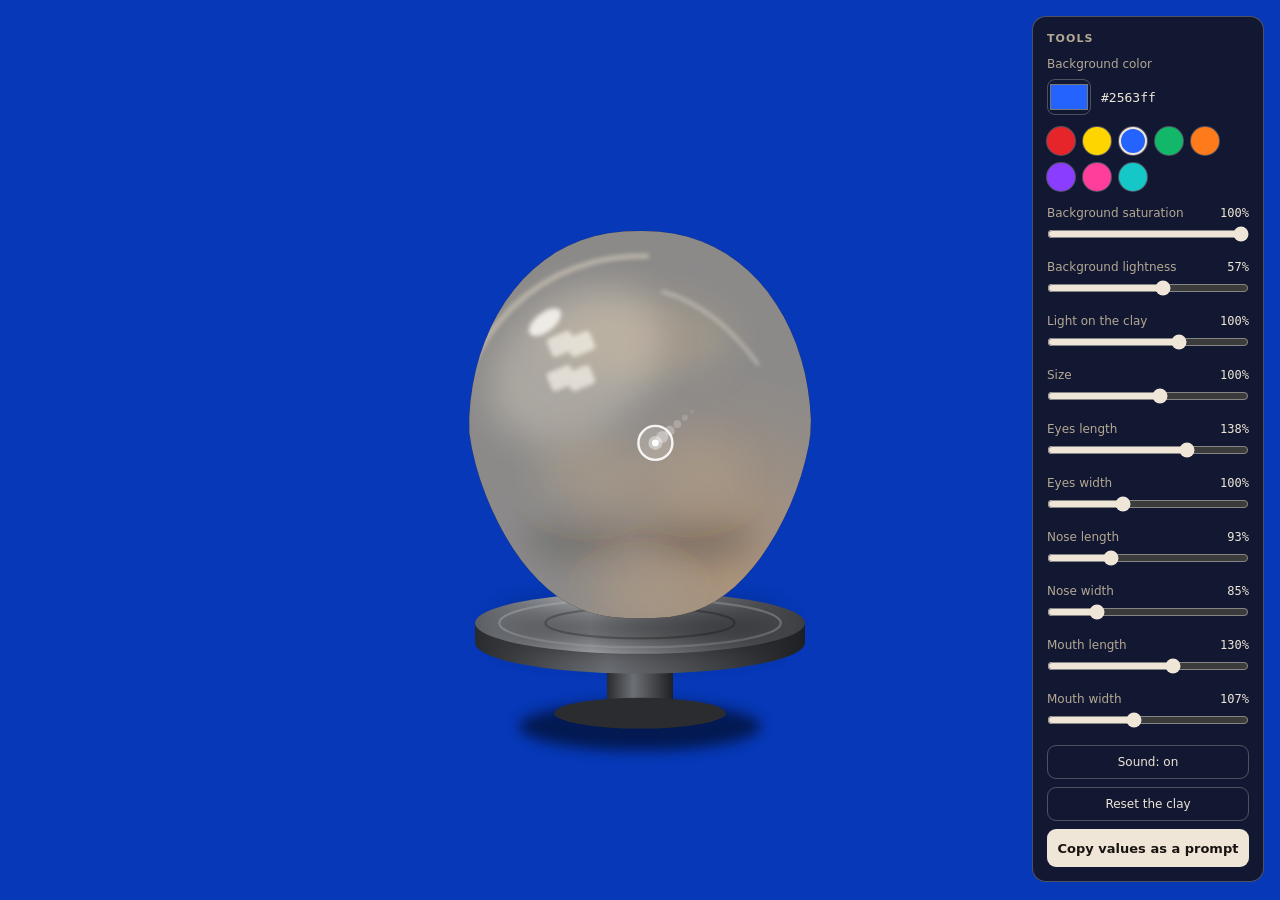
<file: clay-face/index.html>
<!doctype html><html><head><meta charset=utf8><meta name=viewport content="width=device-width,initial-scale=1,viewport-fit=cover"><style>:root{color-scheme:light;box-sizing:border-box;padding-top:env(safe-area-inset-top,0px);padding-bottom:env(safe-area-inset-bottom,0px)}html{scroll-padding-top:env(safe-area-inset-top,0px)}body{margin:0;padding:0;font:14px -apple-system,BlinkMacSystemFont,sans-serif;background:#fff;color:#000}img{max-width:100%}[hidden]:not([hidden=until-found i]){display:none!important}</style></head><body>
<title>Clay Face</title>
<script>var __MODE=2;if(__MODE===1)document.documentElement.className+=" m1";</script>
<style>.m1 .row:has(.fsl){display:none}</style>
<style>
/* A single ball of clay on a solid color you choose. The color is the background, so there is no light/dark switch. */
:root { --bg: #1b1410; color-scheme: dark; }
html, body { height: 100%; }
body { margin: 0; background: var(--bg); overflow: hidden; }
svg { position: fixed; inset: 0; width: 100%; height: 100%; display: block; touch-action: none; cursor: grab; user-select: none; -webkit-user-select: none; }
svg.grabbing { cursor: grabbing; }
:root { --ink: #efe6d8; --soft: #b5a894; --line: rgba(239, 230, 216, 0.28); --font: ui-sans-serif, system-ui, -apple-system, "Segoe UI", sans-serif; }
.panel { max-height: calc(100vh - 32px); overflow-y: auto; position: fixed; top: 16px; right: 16px; z-index: 5; width: 232px; box-sizing: border-box; padding: 14px; border: 1px solid var(--line); border-radius: 14px; background: rgba(22, 16, 12, 0.78); backdrop-filter: blur(10px); -webkit-backdrop-filter: blur(10px); color: var(--ink); font: 13px/1.4 var(--font); }
.panel { transition: transform .7s ease, opacity .5s ease; }
.panel.away { transform: translateX(115%); opacity: 0; pointer-events: none; }
#ptoggle { position: fixed; top: 16px; right: 16px; z-index: 6; padding: 8px 14px; border-radius: 10px; border: 1px solid var(--line); background: rgba(22, 16, 12, 0.78); color: var(--ink); font: inherit; font-size: 12px; cursor: pointer; backdrop-filter: blur(10px); }
#ptoggle[hidden] { display: none; }
#bye { position: fixed; inset: 0; z-index: 7; display: flex; align-items: center; justify-content: center; pointer-events: none; opacity: 0; transition: opacity .4s ease; }
#bye.show { opacity: 1; }
#bye .byeBox { text-align: center; padding: 26px 34px; border-radius: 18px; background: rgba(22, 16, 12, 0.82); border: 1px solid var(--line); backdrop-filter: blur(12px); transform: scale(.6); }
#bye.show .byeBox { animation: pop .55s cubic-bezier(.2, 1.5, .4, 1) forwards; }
@keyframes pop { to { transform: scale(1); } }
#bye .byeT { color: var(--ink); font-size: 30px; font-weight: 600; margin-bottom: 16px; letter-spacing: .01em; }
#bye button { pointer-events: auto; padding: 11px 26px; border-radius: 12px; border: 0; background: #efe6d8; color: #1a120c; font: inherit; font-weight: 700; font-size: 15px; cursor: pointer; }
.panel h2 { margin: 0 0 10px; font-size: 11px; font-weight: 600; letter-spacing: 0.1em; text-transform: uppercase; color: var(--soft); }
.panel label { display: block; margin-bottom: 6px; color: var(--soft); font-size: 12px; }
.pick { display: flex; align-items: center; gap: 10px; }
.pick input[type="color"] { width: 44px; height: 36px; padding: 0; border: 1px solid var(--line); border-radius: 8px; background: none; cursor: pointer; }
.pick output { font: 500 13px ui-monospace, Menlo, Consolas, monospace; color: var(--ink); }
.sw { display: flex; flex-wrap: wrap; gap: 8px; margin: 12px 0 14px; }
.sw button { width: 28px; height: 28px; padding: 0; border-radius: 50%; border: 2px solid transparent; cursor: pointer; box-shadow: 0 0 0 1px var(--line); }
.sw button[aria-pressed="true"] { border-color: var(--ink); }
.row { margin: 0 0 12px; }
.row .top { display: flex; justify-content: space-between; align-items: baseline; margin-bottom: 4px; }
.row .top label { margin: 0; }
.row output { font: 500 12px ui-monospace, Menlo, Consolas, monospace; color: var(--ink); }
.panel input[type="range"] { width: 100%; margin: 0; accent-color: #efe6d8; cursor: pointer; }
.reset { width: 100%; min-height: 34px; margin-bottom: 8px; border: 1px solid var(--line); border-radius: 9px; background: transparent; color: var(--ink); font: 500 12px var(--font); cursor: pointer; }
.reset[aria-pressed="false"] { color: var(--soft); }
.reset:hover { background: rgba(255,255,255,0.08); }
.copy { width: 100%; min-height: 38px; border: 0; border-radius: 9px; background: var(--ink); color: #1a1410; font: 600 13px var(--font); cursor: pointer; }
.copy:hover { background: #fff; }
.panel button:focus-visible, .panel input:focus-visible { outline: 2px solid var(--ink); outline-offset: 2px; }
.panel textarea { display: block; width: 100%; box-sizing: border-box; margin-top: 10px; min-height: 96px; resize: vertical; border: 1px solid var(--line); border-radius: 8px; background: rgba(0,0,0,0.35); color: var(--ink); font: 12px/1.4 var(--font); padding: 8px; }
.panel textarea[hidden] { display: none; }
@media (max-width: 520px) { .panel { top: auto; bottom: 12px; right: 12px; left: 12px; width: auto; max-height: 56vh; } }
</style>

<svg id="scene" viewBox="0 0 1600 900" preserveAspectRatio="xMidYMid slice" role="img" aria-label="A wet ball of brown clay on a banding wheel, on a solid color background. A soft patch of light drifts across the clay; press, drag across the ball and it spins.">
  <defs>
    <linearGradient id="wall" x1="0" y1="0" x2="0" y2="1"><stop id="w0" offset="0" stop-color="#2b211b"/><stop id="w1" offset="0.55" stop-color="#4a392c"/><stop id="w2" offset="1" stop-color="#5d4735"/></linearGradient>
    <linearGradient id="winGlow" x1="0" y1="0" x2="0" y2="1"><stop offset="0" stop-color="#fff6dc"/><stop offset="0.6" stop-color="#ffe3a6"/><stop offset="1" stop-color="#f2c777"/></linearGradient>
    <linearGradient id="frameWood" x1="0" y1="0" x2="1" y2="0"><stop offset="0" stop-color="#3a2618"/><stop offset="0.5" stop-color="#5b3d26"/><stop offset="1" stop-color="#33200f"/></linearGradient>
    <linearGradient id="tableTop" x1="0" y1="0" x2="0" y2="1"><stop offset="0" stop-color="#7a5333"/><stop offset="0.5" stop-color="#6a4528"/><stop offset="1" stop-color="#3d2616"/></linearGradient>
    <linearGradient id="tableEdge" x1="0" y1="0" x2="0" y2="1"><stop offset="0" stop-color="#4d3019"/><stop offset="1" stop-color="#21130a"/></linearGradient>
    <linearGradient id="shaft" x1="0" y1="0" x2="1" y2="1"><stop offset="0" stop-color="#ffe9b8" stop-opacity="0.55"/><stop offset="1" stop-color="#ffd48a" stop-opacity="0"/></linearGradient>
    <linearGradient id="cone" x1="0" y1="0" x2="0" y2="1"><stop offset="0" stop-color="#ffe2a0" stop-opacity="0.5"/><stop offset="1" stop-color="#ffd07a" stop-opacity="0"/></linearGradient>
    <linearGradient id="wheelTop" x1="0" y1="0" x2="1" y2="0"><stop offset="0" stop-color="#5b5e63"/><stop offset="0.35" stop-color="#b9bcc1"/><stop offset="0.7" stop-color="#6e7176"/><stop offset="1" stop-color="#3c3e42"/></linearGradient>
    <linearGradient id="wheelSide" x1="0" y1="0" x2="1" y2="0"><stop offset="0" stop-color="#2a2b2e"/><stop offset="0.4" stop-color="#6d7075"/><stop offset="1" stop-color="#1f2023"/></linearGradient>
    <radialGradient id="bulb"><stop offset="0" stop-color="#fffbe8"/><stop offset="0.25" stop-color="#ffe9ae" stop-opacity="0.9"/><stop offset="1" stop-color="#ffc766" stop-opacity="0"/></radialGradient>
    <radialGradient id="pool"><stop offset="0" stop-color="#ffd890" stop-opacity="0.55"/><stop offset="1" stop-color="#ffd890" stop-opacity="0"/></radialGradient>
    <radialGradient id="clayBase" cx="0.36" cy="0.28" r="0.85"><stop offset="0" stop-color="#8a5a37"/><stop offset="0.3" stop-color="#65401f"/><stop offset="0.65" stop-color="#432512"/><stop offset="1" stop-color="#1b0d06"/></radialGradient>
    <radialGradient id="bounce" cx="0.78" cy="0.9" r="0.55"><stop offset="0" stop-color="#d79a62" stop-opacity="0.42"/><stop offset="1" stop-color="#d79a62" stop-opacity="0"/></radialGradient>
    <radialGradient id="lumpD"><stop offset="0" stop-color="#1c0d05" stop-opacity="0.5"/><stop offset="1" stop-color="#1c0d05" stop-opacity="0"/></radialGradient>
    <radialGradient id="lumpL"><stop offset="0" stop-color="#c58a58" stop-opacity="0.26"/><stop offset="1" stop-color="#d9a06a" stop-opacity="0"/></radialGradient>
    <radialGradient id="stone"><stop offset="0" stop-color="#fffaf0" stop-opacity="0.95"/><stop offset="0.35" stop-color="#ffe7b8" stop-opacity="0.6"/><stop offset="1" stop-color="#ffd7a0" stop-opacity="0"/></radialGradient>
    <radialGradient id="vig" cx="0.5" cy="0.45" r="0.75"><stop offset="0.5" stop-color="#000" stop-opacity="0"/><stop offset="1" stop-color="#000" stop-opacity="0.6"/></radialGradient>
    <radialGradient id="featLight" cx="0.36" cy="0.3" r="0.85"><stop offset="0" stop-color="#c08a5c"/><stop offset="0.45" stop-color="#855230"/><stop offset="1" stop-color="#4a2813"/></radialGradient>
    <radialGradient id="featLip" cx="0.4" cy="0.3" r="0.9"><stop offset="0" stop-color="#cf8460"/><stop offset="0.5" stop-color="#97492f"/><stop offset="1" stop-color="#55261b"/></radialGradient>
    <filter id="puffy" filterUnits="userSpaceOnUse" x="590" y="290" width="420" height="360">
      <feGaussianBlur in="SourceAlpha" stdDeviation="2.4" result="blur"/>
      <feSpecularLighting in="blur" surfaceScale="6" specularConstant="0.95" specularExponent="18" lighting-color="#ffe9cc" result="spec"><feDistantLight azimuth="235" elevation="48"/></feSpecularLighting>
      <feComposite in="spec" in2="SourceAlpha" operator="in" result="specc"/>
      <feGaussianBlur in="SourceAlpha" stdDeviation="3" result="sb"/><feOffset in="sb" dx="2.5" dy="4" result="so"/>
      <feFlood flood-color="#0e0603" flood-opacity="0.5"/><feComposite in2="so" operator="in" result="shadow"/>
      <feMerge><feMergeNode in="shadow"/><feMergeNode in="SourceGraphic"/><feMergeNode in="specc"/></feMerge>
    </filter>
    <filter id="puffyLash" filterUnits="userSpaceOnUse" x="590" y="290" width="420" height="360">
      <feGaussianBlur in="SourceAlpha" stdDeviation="1.6" result="blur"/>
      <feSpecularLighting in="blur" surfaceScale="3" specularConstant="0.28" specularExponent="14" lighting-color="#d9a878" result="spec"><feDistantLight azimuth="235" elevation="48"/></feSpecularLighting>
      <feComposite in="spec" in2="SourceAlpha" operator="in" result="specc"/>
      <feGaussianBlur in="SourceAlpha" stdDeviation="2" result="sb"/><feOffset in="sb" dx="1.5" dy="3" result="so"/>
      <feFlood flood-color="#0e0603" flood-opacity="0.45"/><feComposite in2="so" operator="in" result="shadow"/>
      <feMerge><feMergeNode in="shadow"/><feMergeNode in="SourceGraphic"/><feMergeNode in="specc"/></feMerge>
    </filter>
    <radialGradient id="hole" cx="0.5" cy="0.4" r="0.7"><stop offset="0" stop-color="#2a140a"/><stop offset="0.6" stop-color="#120804"/><stop offset="1" stop-color="#050201"/></radialGradient>
    <radialGradient id="fingG"><stop offset="0" stop-color="#120803" stop-opacity="0.5"/><stop offset="0.7" stop-color="#120803" stop-opacity="0.22"/><stop offset="1" stop-color="#120803" stop-opacity="0"/></radialGradient>
    <radialGradient id="smudge"><stop offset="0" stop-color="#140904" stop-opacity="0.4"/><stop offset="1" stop-color="#140904" stop-opacity="0"/></radialGradient>
    <filter id="rlM" filterUnits="userSpaceOnUse" x="520" y="200" width="560" height="480" color-interpolation-filters="sRGB"><feGaussianBlur in="SourceAlpha" stdDeviation="5" result="h"/><feDiffuseLighting in="h" surfaceScale="16" diffuseConstant="1" lighting-color="#ffffff"><feDistantLight azimuth="235" elevation="30"/></feDiffuseLighting></filter>
    <filter id="rlL" filterUnits="userSpaceOnUse" x="520" y="200" width="560" height="480" color-interpolation-filters="sRGB"><feGaussianBlur in="SourceAlpha" stdDeviation="1.3" result="h"/><feDiffuseLighting in="h" surfaceScale="7" diffuseConstant="1" lighting-color="#ffffff"><feDistantLight azimuth="235" elevation="30"/></feDiffuseLighting></filter>
    <filter id="spM" filterUnits="userSpaceOnUse" x="520" y="200" width="560" height="480" color-interpolation-filters="sRGB"><feGaussianBlur in="SourceAlpha" stdDeviation="5" result="h"/><feSpecularLighting in="h" surfaceScale="16" specularConstant="0.85" specularExponent="24" lighting-color="#ffeed6"><feDistantLight azimuth="235" elevation="34"/></feSpecularLighting></filter>
    <filter id="spL" filterUnits="userSpaceOnUse" x="520" y="200" width="560" height="480" color-interpolation-filters="sRGB"><feGaussianBlur in="SourceAlpha" stdDeviation="1.3" result="h"/><feSpecularLighting in="h" surfaceScale="7" specularConstant="0.7" specularExponent="22" lighting-color="#ffeed6"><feDistantLight azimuth="235" elevation="34"/></feSpecularLighting></filter>

    <linearGradient id="roomWall" x1="0" y1="0" x2="0" y2="1"><stop offset="0" stop-color="#171219"/><stop offset="1" stop-color="#2b2230"/></linearGradient>
    <linearGradient id="roomWallL" x1="0" y1="0" x2="1" y2="0"><stop offset="0" stop-color="#0b080e"/><stop offset="1" stop-color="#1b1520"/></linearGradient>
    <linearGradient id="roomFloor" x1="0" y1="0" x2="0" y2="1"><stop offset="0" stop-color="#3b2a28"/><stop offset="1" stop-color="#1c1213"/></linearGradient>
    <linearGradient id="pedBody" x1="0" y1="0" x2="1" y2="0"><stop offset="0" stop-color="#3a3340"/><stop offset="0.45" stop-color="#8a7f93"/><stop offset="1" stop-color="#2a242f"/></linearGradient>
    <radialGradient id="pedTop"><stop offset="0" stop-color="#cfc5d6"/><stop offset="1" stop-color="#72697b"/></radialGradient>
    <linearGradient id="spotCone" x1="0" y1="0" x2="0" y2="1"><stop offset="0" stop-color="#fff3df" stop-opacity="0.5"/><stop offset="1" stop-color="#fff3df" stop-opacity="0.07"/></linearGradient>
    <radialGradient id="spotPool"><stop offset="0" stop-color="#fff0d8" stop-opacity="0.75"/><stop offset="0.6" stop-color="#fff0d8" stop-opacity="0.22"/><stop offset="1" stop-color="#fff0d8" stop-opacity="0"/></radialGradient>
    <radialGradient id="roomVig" cx="380" cy="470" r="900" gradientUnits="userSpaceOnUse"><stop offset="0" stop-color="#000" stop-opacity="0"/><stop offset="0.45" stop-color="#000" stop-opacity="0.35"/><stop offset="1" stop-color="#000" stop-opacity="0.78"/></radialGradient>
    <radialGradient id="wigRed" cx="0" cy="40" r="290" gradientUnits="userSpaceOnUse"><stop offset="0" stop-color="#f0464a"/><stop offset="0.5" stop-color="#c8161e"/><stop offset="1" stop-color="#6e0a10"/></radialGradient>
    <linearGradient id="spotTopG" x1="0" y1="0" x2="0" y2="1"><stop offset="0" stop-color="#fff3df" stop-opacity="0.5"/><stop offset="1" stop-color="#fff3df" stop-opacity="0.05"/></linearGradient>
    <linearGradient id="dressG" x1="0" y1="0" x2="1" y2="0"><stop offset="0" stop-color="#cdd7e8"/><stop offset="0.35" stop-color="#ffffff"/><stop offset="0.7" stop-color="#f3f6fb"/><stop offset="1" stop-color="#c3cfe3"/></linearGradient>
    <linearGradient id="skinG" x1="0" y1="0" x2="1" y2="0"><stop offset="0" stop-color="#d9a98a"/><stop offset="0.5" stop-color="#f1c8aa"/><stop offset="1" stop-color="#d4a082"/></linearGradient>
    <clipPath id="wigClip"><path id="wigClipP" d=""/></clipPath>
    <filter id="b2" x="-20%" y="-20%" width="140%" height="140%"><feGaussianBlur stdDeviation="2"/></filter>
    <filter id="b6" x="-30%" y="-30%" width="160%" height="160%"><feGaussianBlur stdDeviation="6"/></filter>
    <filter id="bsh" x="-30%" y="-300%" width="160%" height="700%"><feGaussianBlur stdDeviation="16"/></filter>
    <filter id="b18" x="-40%" y="-40%" width="180%" height="180%"><feGaussianBlur stdDeviation="18"/></filter>
    <filter id="b40" x="-50%" y="-50%" width="200%" height="200%"><feGaussianBlur stdDeviation="40"/></filter>
    <filter id="plaster" x="0" y="0" width="100%" height="100%"><feTurbulence type="fractalNoise" baseFrequency="0.9" numOctaves="3" seed="4"/><feColorMatrix values="0 0 0 0 0  0 0 0 0 0  0 0 0 0 0  0 0 0 0.5 -0.1"/></filter>
    <filter id="grain" x="0" y="0" width="100%" height="100%"><feTurbulence type="fractalNoise" baseFrequency="0.012 0.18" numOctaves="3" seed="9"/><feColorMatrix values="0 0 0 0 0.1  0 0 0 0 0.05  0 0 0 0 0.02  0 0 0 0.9 -0.28"/></filter>
    <clipPath id="tableClip"><rect x="0" y="640" width="1600" height="260"/></clipPath>
    <clipPath id="ballClip"><path id="ballClipPath" d=""/></clipPath>
  </defs>

  <rect id="bgrect" width="1600" height="900" fill="#2563ff"/>
  <g id="room" opacity="0" pointer-events="none">
    <rect x="-400" width="2400" height="900" fill="#120e16"/>
    <rect x="300" y="-10" width="1900" height="620" fill="url(#roomWall)"/>
    <polygon points="-20,-40 300,30 300,612 -20,800" fill="url(#roomWallL)"/>
    <polygon points="-20,800 300,610 2200,610 2200,920 -20,920" fill="url(#roomFloor)"/>
    <g id="boards" stroke="#000" stroke-opacity="0.28" stroke-width="2"></g>
    <polygon points="300,586 2200,586 2200,612 300,612" fill="#1c1621"/>
    <polygon points="-20,774 300,586 300,612 -20,800" fill="#171219"/>
    <rect x="296" y="30" width="8" height="582" fill="#000" opacity="0.5" filter="url(#b2)"/>
    <ellipse cx="380" cy="694" rx="120" ry="22" fill="#000" opacity="0.6" filter="url(#bsh)"/>
    <path d="M300 594 L300 676 C300 700 460 700 460 676 L460 594 Z" fill="url(#pedBody)"/>
    <ellipse cx="380" cy="594" rx="80" ry="17" fill="url(#pedTop)"/>
    <ellipse id="spotPool" cx="380" cy="676" rx="210" ry="46" fill="url(#spotPool)" style="mix-blend-mode:screen"/>
    <polygon id="spotCone" points="352,-20 408,-20 570,690 190,690" fill="url(#spotCone)" style="mix-blend-mode:screen"/>
    <rect x="-400" width="2600" height="900" fill="url(#roomVig)"/>
  </g>

  <g id="woman" transform="translate(1800 290) scale(0.84)" pointer-events="none">
    <ellipse cx="0" cy="702" rx="200" ry="20" fill="#000" opacity="0.5" filter="url(#bsh)"/>
    <g id="wSkirt">
      <path d="M-64 188 C-78 320 -150 520 -214 692 C-176 712 -140 684 -100 706 C-60 722 -28 690 12 706 C58 718 98 690 140 706 C176 712 200 700 214 692 C150 520 78 320 64 188 Z" fill="url(#dressG)"/>
      <g fill="none" stroke-linecap="round">
        <path d="M-30 200 C-50 380 -92 560 -132 702" stroke="#b6c3da" stroke-width="3" stroke-opacity="0.6"/>
        <path d="M2 200 C4 400 -8 560 2 708" stroke="#b6c3da" stroke-width="3" stroke-opacity="0.5"/>
        <path d="M32 200 C52 380 92 560 134 702" stroke="#b6c3da" stroke-width="3" stroke-opacity="0.6"/>
        <path d="M-52 196 C-92 380 -150 540 -192 692" stroke="#c4cfe3" stroke-width="3" stroke-opacity="0.5"/>
        <path d="M54 196 C94 380 152 540 194 692" stroke="#c4cfe3" stroke-width="3" stroke-opacity="0.5"/>
        <path d="M-12 210 C-36 360 -60 520 -84 700" stroke="#fff" stroke-width="10" stroke-opacity="0.55" filter="url(#b2)"/>
      </g>
    </g>
    <path d="M-84 56 C-60 40 -34 36 -22 26 L-18 -10 L18 -10 L22 26 C34 36 60 40 84 56 L84 74 L-84 74 Z" fill="url(#skinG)"/>
    <path d="M-22 40 C-8 52 8 52 22 40" fill="none" stroke="#b98768" stroke-width="2" stroke-opacity="0.5"/>
    <path d="M-84 58 C-62 46 -36 54 -20 64 C-8 72 8 72 20 64 C36 54 62 46 84 58 C80 100 70 150 64 192 C30 206 -30 206 -64 192 C-70 150 -80 100 -84 58 Z" fill="url(#dressG)"/>
    <path d="M-64 190 C-30 206 30 206 64 190" fill="none" stroke="#c0cde2" stroke-width="5" stroke-linecap="round"/>
    <path d="M-40 70 C-34 120 -40 160 -48 190 M40 70 C34 120 40 160 48 190" fill="none" stroke="#c9d4e6" stroke-width="2.5" stroke-opacity="0.7"/>
    <g id="wArmL"><path d="M-80 54 C-104 54 -116 82 -118 132 C-120 200 -122 268 -116 328 L-96 330 C-100 270 -94 200 -88 140 C-86 110 -78 84 -68 64 Z" fill="url(#skinG)"/><ellipse cx="-106" cy="344" rx="13" ry="21" fill="url(#skinG)"/></g>
    <g id="wArmR"><path d="M80 54 C104 54 116 82 118 132 C120 200 122 268 116 328 L96 330 C100 270 94 200 88 140 C86 110 78 84 68 64 Z" fill="url(#skinG)"/><ellipse cx="106" cy="344" rx="13" ry="21" fill="url(#skinG)"/></g>
  </g>
  <g id="spotW" opacity="0" pointer-events="none" style="mix-blend-mode:screen"><polygon points="1270,-20 1390,-20 1580,900 1080,900" fill="url(#spotTopG)"/></g>
  <g id="cam">

  <!-- the banding wheel -->
  <g id="wheel" transform="translate(800 623) scale(1.1) translate(-800 -668)">
    <ellipse cx="800" cy="762" rx="110" ry="22" fill="#000" opacity="0.55" filter="url(#b6)"/>
    <path d="M770 690 L770 748 Q800 760 830 748 L830 690Z" fill="url(#wheelSide)"/>
    <ellipse cx="800" cy="750" rx="78" ry="14" fill="#2b2c30"/>
    <path d="M650 668 L650 686 A150 28 0 0 0 950 686 L950 668Z" fill="url(#wheelSide)"/>
    <ellipse cx="800" cy="668" rx="150" ry="28" fill="url(#wheelTop)"/>
    <ellipse cx="800" cy="668" rx="128" ry="22" fill="none" stroke="#eef0f3" stroke-opacity="0.28" stroke-width="2"/>
    <ellipse cx="800" cy="668" rx="86" ry="14" fill="none" stroke="#000" stroke-opacity="0.25" stroke-width="2"/>
  </g>

  <!-- the clay -->
  <ellipse id="contact" cx="800" cy="628" rx="140" ry="18" fill="#000" opacity="0.6" filter="url(#bsh)"/>
  <g id="ball">
    <path id="ballFill" d="" fill="url(#clayBase)"/>
    <g clip-path="url(#ballClip)">
      <g id="lumps"></g>
      <g id="grooves" fill="none" stroke-linecap="round" stroke-linejoin="round"></g>
      <g id="dimples"></g>
      <g id="grit"></g>
      <path id="bounceP" d="" fill="url(#bounce)"/>
      <g id="drops"></g>
      <rect id="dim" x="0" y="0" width="1600" height="900" fill="#100703" opacity="0"/>
      <rect id="boost" x="0" y="0" width="1600" height="900" fill="#ffd9a0" opacity="0" style="mix-blend-mode:screen"/>
      <g id="faceform" opacity="0" filter="url(#b18)">
        <ellipse cx="800" cy="338" rx="92" ry="40" fill="#e9bd8a" opacity="0.22"/>
        <ellipse cx="748" cy="470" rx="50" ry="36" fill="#e9bd8a" opacity="0.2"/><ellipse cx="852" cy="470" rx="50" ry="36" fill="#e9bd8a" opacity="0.14"/>
        <ellipse cx="742" cy="538" rx="56" ry="24" fill="#120803" opacity="0.2"/><ellipse cx="858" cy="538" rx="56" ry="24" fill="#120803" opacity="0.26"/>
        <ellipse cx="800" cy="596" rx="46" ry="22" fill="#e9bd8a" opacity="0.14"/>
      </g>
      <g id="features">
        <g id="fColor"></g>
        <g id="fRelM" style="mix-blend-mode:soft-light" filter="url(#rlM)"></g>
        <g id="fRelL" style="mix-blend-mode:soft-light" filter="url(#rlL)"></g>
        <g id="fSpM" style="mix-blend-mode:screen" filter="url(#spM)"></g>
        <g id="fSpL" style="mix-blend-mode:screen" filter="url(#spL)"></g>
        <g id="fFinger" opacity="0"></g>
      </g>
      <!-- wet sheen: a window reflection and soft highlights fixed to the light, not to the spin -->
      <g id="sheen" style="mix-blend-mode:screen">
        <ellipse id="shBroad" fill="#ffe2b8" opacity="0.28" filter="url(#b18)"/>
        <g id="shWin" filter="url(#b2)" fill="#fff7e6" opacity="0.62"></g>
        <ellipse id="shSharp" fill="#fffaf0" opacity="0.8" filter="url(#b2)"/>
        <path id="shRim" d="" fill="none" stroke="#ffe0a8" stroke-width="5" stroke-linecap="round" opacity="0.4" filter="url(#b2)"/>
        <path id="shStreak" d="" fill="none" stroke="#fff3da" stroke-width="3" stroke-linecap="round" opacity="0.4" filter="url(#b2)"/>
      </g>
      <!-- the patch of light that drifts across the clay until you drag -->
      <ellipse id="stoneLight" rx="64" ry="120" fill="url(#stone)" style="mix-blend-mode:screen" opacity="0"/>
    </g>
  </g>

  <g id="cue2g"><g id="cue2" opacity="0"></g></g>
  </g>

  <g id="spotTop" opacity="0" pointer-events="none" style="mix-blend-mode:screen"><polygon points="1010,-20 1090,-20 1230,700 880,700" fill="url(#spotTopG)"/></g>
  <g id="wigG" opacity="0" style="cursor:grab;touch-action:none" transform="translate(380 404) scale(0.5)">
    <circle cx="0" cy="130" r="210" fill="rgba(0,0,0,0.004)"/>
    <g id="wigIn"></g>
  </g>
  <circle id="headHit" cx="800" cy="440" r="0" fill="rgba(0,0,0,0.004)" style="cursor:grab;touch-action:none" pointer-events="none"/>
  <g id="cue3" opacity="0" pointer-events="none"></g>
  <g id="cue4" opacity="0" pointer-events="none"></g>
</svg>

<button id="ptoggle" hidden>Tools</button>
<div id="bye" aria-live="polite"><div class="byeBox"><div class="byeT">uh oh, she left!</div><button id="byeBtn">try again?</button></div></div>
<div class="panel" id="panel">
  <h2>Tools</h2>
  <label for="bgc">Background color</label>
  <div class="pick"><input type="color" id="bgc" value="#2563ff"><output id="bgv" for="bgc">#2563ff</output></div>
  <div class="sw" id="sw" role="group" aria-label="Background presets"></div>
  <div class="row"><div class="top"><label for="bs">Background saturation</label><output id="bsv" for="bs">100%</output></div><input type="range" id="bs" min="0" max="100" value="100"></div>
  <div class="row"><div class="top"><label for="bl">Background lightness</label><output id="blv" for="bl">57%</output></div><input type="range" id="bl" min="6" max="94" value="57"></div>
  <div class="row"><div class="top"><label for="lt">Light on the clay</label><output id="ltv" for="lt">100%</output></div><input type="range" id="lt" min="20" max="140" value="100"></div>
  <div class="row"><div class="top"><label for="sz">Size</label><output id="szv" for="sz">100%</output></div><input type="range" id="sz" min="55" max="135" value="100"></div>
  <div class="row"><div class="top"><label for="fel">Eyes length</label><output id="felv" for="fel">100%</output></div><input type="range" class="fsl" id="fel" min="60" max="170" value="138" data-def="138"></div>
  <div class="row"><div class="top"><label for="few">Eyes width</label><output id="fewv" for="few">100%</output></div><input type="range" class="fsl" id="few" min="60" max="170" value="100" data-def="100"></div>
  <div class="row"><div class="top"><label for="fnl">Nose length</label><output id="fnlv" for="fnl">100%</output></div><input type="range" class="fsl" id="fnl" min="60" max="170" value="93" data-def="93"></div>
  <div class="row"><div class="top"><label for="fnw">Nose width</label><output id="fnwv" for="fnw">100%</output></div><input type="range" class="fsl" id="fnw" min="60" max="170" value="85" data-def="85"></div>
  <div class="row"><div class="top"><label for="fml">Mouth length</label><output id="fmlv" for="fml">100%</output></div><input type="range" class="fsl" id="fml" min="60" max="170" value="130" data-def="130"></div>
  <div class="row"><div class="top"><label for="fmw">Mouth width</label><output id="fmwv" for="fmw">100%</output></div><input type="range" class="fsl" id="fmw" min="60" max="170" value="107" data-def="107"></div>
  <button type="button" class="reset" id="snd" aria-pressed="true">Sound: on</button>
  <button type="button" class="reset" id="reset">Reset the clay</button>
  <button type="button" class="copy" id="copy">Copy values as a prompt</button>
  <textarea id="fallback" readonly hidden aria-label="Prompt text"></textarea>
</div>

<script>
(function () {
  var NS = 'http://www.w3.org/2000/svg', svg = document.getElementById('scene');
  var reduce = window.matchMedia('(prefers-reduced-motion: reduce)').matches;
  function $(id) { return document.getElementById(id); }
  function mk(tag, attrs, parent) { var e = document.createElementNS(NS, tag); for (var k in attrs) e.setAttribute(k, attrs[k]); if (parent) parent.appendChild(e); return e; }
  function rng(seed) { var s = seed >>> 0 || 1; return function () { s = (s * 1664525 + 1013904223) >>> 0; return s / 4294967296; }; }
  function clamp(v, a, b) { return v < a ? a : v > b ? b : v; }
  function ease(t) { return 0.5 - 0.5 * Math.cos(Math.PI * clamp(t, 0, 1)); }

  var CX = 800, CY = 440, R = 190, TILT = 0.2;
  var r = rng(7), i;

  /* the lumpy outline of the ball */
  function outline(m) {
    var d = '', st = 0.08;
    for (var a = 0; a < Math.PI * 2 + st; a += st) {
      var rr = R * (1 + 0.016 * Math.sin(3 * a + 1) + 0.011 * Math.sin(5 * a + 2) + 0.007 * Math.sin(8 * a));
      var x0 = CX + Math.cos(a) * rr, y0 = CY + Math.sin(a) * rr * 0.995;
      /* a smooth head: full across the brow, tapering to a soft jaw and chin */
      var low = Math.max(0, Math.sin(a)), ca = Math.cos(a), x1 = CX + R * (ca < 0 ? -1 : 1) * Math.pow(Math.abs(ca), low > 0 ? 0.74 : 0.9) * (0.9 - 0.19 * Math.pow(low, 1.2)), y1 = CY - 0.06 * R + R * 1.04 * Math.sin(a) * (1 - 0.04 * Math.pow(low, 3));
      var x = x0 + (x1 - x0) * m, y = y0 + (y1 - y0) * m;
      d += (d ? 'L' : 'M') + x.toFixed(1) + ' ' + y.toFixed(1);
    }
    return d + 'Z';
  }
  function setOutline(m) { var od = outline(m); $('ballFill').setAttribute('d', od); $('ballClipPath').setAttribute('d', od); $('bounceP').setAttribute('d', od); }
  setOutline(0);

  /* marks that live on the sphere and turn with it */
  var lumps = [], dimples = [], grooves = [], grit = [], drops = [];
  function randPt() { var lon = r() * Math.PI * 2, lat = Math.asin(r() * 2 - 1); return [lon, lat]; }
  var gl = $('lumps'), gd = $('dimples'), gg = $('grooves'), gt = $('grit'), gdr = $('drops');
  for (i = 0; i < 18; i++) { var p = randPt(), dark = i % 2 === 0, rad = 38 + r() * 46; lumps.push({ lon: p[0], lat: p[1], rad: rad, el: mk('circle', { r: rad, fill: dark ? 'url(#lumpD)' : 'url(#lumpL)' }, gl) }); }
  for (i = 0; i < 70; i++) { var q = randPt(), rr2 = 6 + r() * 12; dimples.push({ lon: q[0], lat: q[1], rad: rr2, a: mk('ellipse', { rx: rr2, ry: rr2, fill: '#1d0d05', 'fill-opacity': 0.5 }, gd), b: mk('ellipse', { rx: rr2 * 0.8, ry: rr2 * 0.8, fill: '#c68a58', 'fill-opacity': 0.3 }, gd) }); }
  for (i = 0; i < 9; i++) { var g0 = randPt(); grooves.push({ lon: g0[0], lat: g0[1] * 0.75, len: 0.7 + r() * 0.9, wob: r() * 6, dk: mk('path', { stroke: '#1e0e05', 'stroke-opacity': 0.4, 'stroke-width': 7, filter: 'url(#b2)' }, gg), lt: mk('path', { stroke: '#e1a873', 'stroke-opacity': 0.34, 'stroke-width': 2.4 }, gg) }); }
  for (i = 0; i < 200; i++) { var s0 = randPt(); grit.push({ lon: s0[0], lat: s0[1], el: mk('circle', { r: 0.7 + r() * 1.3, fill: r() < 0.55 ? '#1a0b04' : '#d8a06a', 'fill-opacity': 0.5 }, gt) }); }
  for (i = 0; i < 26; i++) { var w0 = randPt(), wr = 2.6 + r() * 3.4; drops.push({ lon: w0[0], lat: w0[1], rad: wr, o: mk('circle', { r: wr, fill: '#2a1409', 'fill-opacity': 0.45 }, gdr), h: mk('circle', { r: wr * 0.38, fill: '#fff8ea', 'fill-opacity': 0.9 }, gdr) }); }

  /* the wet sheen */
  var shWin = $('shWin');
  [[-0.4, -0.5], [-0.3, -0.5], [-0.4, -0.32], [-0.3, -0.32]].forEach(function (c) {
    mk('rect', { x: CX + c[0] * R - 15, y: CY + c[1] * R - 12, width: 26, height: 20, rx: 4, transform: 'rotate(-22 ' + (CX + c[0] * R) + ' ' + (CY + c[1] * R) + ')' }, shWin);
  });
  function set(el, o) { for (var k in o) el.setAttribute(k, o[k]); }
  set($('shBroad'), { cx: CX - 0.34 * R, cy: CY - 0.4 * R, rx: R * 0.5, ry: R * 0.36, transform: 'rotate(-35 ' + (CX - 0.34 * R) + ' ' + (CY - 0.4 * R) + ')' });
  set($('shSharp'), { cx: CX - 0.5 * R, cy: CY - 0.62 * R, rx: R * 0.1, ry: R * 0.05, transform: 'rotate(-38 ' + (CX - 0.5 * R) + ' ' + (CY - 0.62 * R) + ')' });
  var rimPts = [], ra;
  for (ra = 3.35; ra <= 4.75; ra += 0.1) rimPts.push((CX + Math.cos(ra) * (R - 6)).toFixed(1) + ' ' + (CY + Math.sin(ra) * (R - 6)).toFixed(1));
  $('shRim').setAttribute('d', 'M' + rimPts.join('L'));
  $('shStreak').setAttribute('d', 'M' + (CX + 0.12 * R) + ' ' + (CY - 0.78 * R) + ' Q' + (CX + 0.4 * R) + ' ' + (CY - 0.7 * R) + ' ' + (CX + 0.62 * R) + ' ' + (CY - 0.4 * R));

  /* projection */
  var yaw = 0, LX = -0.5, LY = 0.62, LZ = 0.6;
  function proj(lon, lat) {
    var cl = Math.cos(lat), x = cl * Math.sin(lon + yaw), y = Math.sin(lat), z = cl * Math.cos(lon + yaw);
    var ct = Math.cos(TILT), st = Math.sin(TILT), y2 = y * ct - z * st, z2 = y * st + z * ct;
    return [x, y2, z2];
  }
  function place(el, p, rad, extra) {
    var x = p[0], y = p[1], z = p[2];
    var vis = clamp((z - 0.04) / 0.2, 0, 1);
    el.setAttribute('opacity', vis.toFixed(2));
    if (vis <= 0) return false;
    return true;
  }
  function updateMarks() {
    var k, o, p, X, Y, ang, zc;
    for (k = 0; k < lumps.length; k++) {
      o = lumps[k]; p = proj(o.lon, o.lat);
      if (!place(o.el, p)) continue;
      X = CX + R * p[0]; Y = CY - R * p[1]; zc = Math.max(0.15, p[2]); ang = Math.atan2(-p[1], p[0]) * 180 / Math.PI;
      o.el.setAttribute('transform', 'translate(' + X.toFixed(1) + ' ' + Y.toFixed(1) + ') rotate(' + ang.toFixed(1) + ') scale(' + zc.toFixed(3) + ' 1)');
    }
    for (k = 0; k < dimples.length; k++) {
      o = dimples[k]; p = proj(o.lon, o.lat);
      var vis = place(o.a, p); o.b.setAttribute('opacity', o.a.getAttribute('opacity'));
      if (!vis) continue;
      X = CX + R * p[0]; Y = CY - R * p[1]; zc = Math.max(0.12, p[2]); ang = Math.atan2(-p[1], p[0]) * 180 / Math.PI;
      o.a.setAttribute('transform', 'translate(' + X.toFixed(1) + ' ' + Y.toFixed(1) + ') rotate(' + ang.toFixed(1) + ') scale(' + zc.toFixed(3) + ' 1)');
      o.b.setAttribute('transform', 'translate(' + (X + o.rad * 0.3).toFixed(1) + ' ' + (Y + o.rad * 0.34).toFixed(1) + ') rotate(' + ang.toFixed(1) + ') scale(' + zc.toFixed(3) + ' 1)');
    }
    for (k = 0; k < grooves.length; k++) {
      o = grooves[k]; var d = '', dl = '', pen = false, n = 14, t;
      for (t = 0; t <= n; t++) {
        var lon = o.lon + (t / n - 0.5) * o.len, lat = o.lat + Math.sin(t / n * 6.28 + o.wob) * 0.06;
        p = proj(lon, lat);
        if (p[2] > 0.08) { X = CX + R * p[0]; Y = CY - R * p[1]; d += (pen ? 'L' : 'M') + X.toFixed(1) + ' ' + Y.toFixed(1); dl += (pen ? 'L' : 'M') + (X + 1.5).toFixed(1) + ' ' + (Y + 3).toFixed(1); pen = true; } else pen = false;
      }
      o.dk.setAttribute('d', d); o.lt.setAttribute('d', dl);
    }
    for (k = 0; k < grit.length; k++) {
      o = grit[k]; p = proj(o.lon, o.lat);
      if (p[2] < 0.05) { o.el.setAttribute('opacity', 0); continue; }
      o.el.setAttribute('opacity', clamp((p[2] - 0.05) / 0.25, 0, 1).toFixed(2));
      o.el.setAttribute('cx', (CX + R * p[0]).toFixed(1)); o.el.setAttribute('cy', (CY - R * p[1]).toFixed(1));
    }
    for (k = 0; k < drops.length; k++) {
      o = drops[k]; p = proj(o.lon, o.lat);
      if (p[2] < 0.1) { o.o.setAttribute('opacity', 0); o.h.setAttribute('opacity', 0); continue; }
      var a2 = clamp((p[2] - 0.1) / 0.25, 0, 1).toFixed(2);
      X = CX + R * p[0]; Y = CY - R * p[1];
      o.o.setAttribute('opacity', a2); o.o.setAttribute('cx', X.toFixed(1)); o.o.setAttribute('cy', (Y + 1).toFixed(1));
      o.h.setAttribute('opacity', (a2 * (0.35 + 0.65 * clamp(p[0] * LX * -1 + p[1] * LY + p[2] * LZ, 0, 1))).toFixed(2));
      o.h.setAttribute('cx', (X - o.rad * 0.3).toFixed(1)); o.h.setAttribute('cy', (Y - o.rad * 0.35).toFixed(1));
    }
  }

  /* ---------- interaction two: the background darkens and dragging over the clay pushes up soft, exaggerated features ---------- */
  var stage = 0, pend = false, st2 = { t0: 0, drag: 0, started: false }, cam2 = Sp(1, 62, 9), dark = { v: 0, t: 0 }, dragVel = 0, lastY = 0, zones = [];
  function Sp(x, k, c) { return { x: x, v: 0, t: x, k: k, c: c }; }
  function stepSp(o, dt) { var a = o.k * (o.t - o.x) - o.c * o.v; o.v += a * dt; o.x += o.v * dt; }
  var DEFS = svg.querySelector('defs'), fColor = $('fColor'), fRelM = $('fRelM'), fRelL = $('fRelL'), fSpM = $('fSpM'), fSpL = $('fSpL'), fFinger = $('fFinger');
  var fingerOn = false, fingerPos = { x: 0, y: 0 }, smudges = [], smIdx = 0, lastSm = { x: -999, y: -999 };
  /* every feature is a soft relief under a "reveal" mask: each pass of the finger stamps more clay into the mask, so the shape is pushed up, lit and shaded, gradually, right where you work */
  function zone(id, cx, cy, rad, order, lash) {
    var mk_ = mk('mask', { id: 'mk_' + id, maskUnits: 'userSpaceOnUse', x: 520, y: 200, width: 560, height: 480 }, DEFS);
    var sg = mk('g', {}, mk_), fb = mk('rect', { x: 520, y: 200, width: 560, height: 480, fill: '#fff', opacity: 0 }, mk_);
    var rel = mk('g', { id: 'rz_' + id, mask: 'url(#mk_' + id + ')' }, DEFS);
    var col = mk('g', { mask: 'url(#mk_' + id + ')' }, fColor);
    [[fRelM, fRelL], [fSpM, fSpL]].forEach(function (pair) { mk('use', { href: '#rz_' + id }, lash ? pair[1] : pair[0]); });
    var z = { id: id, cx: cx, cy: cy, r: rad, order: order, sg: sg, fb: fb, rel: rel, col: col, n: 0, acc: 0, hold: 0, fbv: Sp(0, 36, 13) };
    zones.push(z); return z;
  }
  function W(parent, tag, attrs) { if (!attrs.fill) attrs.fill = '#fff'; return mk(tag, attrs, parent); }
  var zEL = zone('eL', 732, 398, 80, 0), zER = zone('eR', 868, 398, 80, 1), zNo = zone('no', 800, 456, 64, 2), zLi = zone('li', 800, 538, 92, 3), zCL = zone('cL', 690, 490, 64, 4), zCR = zone('cR', 910, 490, 64, 5), zLaL = zone('laL', 732, 376, 80, 6, true), zLaR = zone('laR', 868, 376, 80, 7, true);
  function eyeShapes(z, k) {
    var ex = z.cx, ey = z.cy, almond = 'M' + (ex - 44) + ' ' + ey + ' Q' + ex + ' ' + (ey - 36) + ' ' + (ex + 44) + ' ' + ey + ' Q' + ex + ' ' + (ey + 28) + ' ' + (ex - 44) + ' ' + ey + 'Z';
    mk('path', { d: almond, fill: 'url(#hole)' }, z.col);
    mk('path', { d: 'M' + (ex - 40) + ' ' + (ey - 8) + ' Q' + ex + ' ' + (ey - 50) + ' ' + (ex + 40) + ' ' + (ey - 8), fill: 'none', stroke: '#150803', 'stroke-width': 2.4, 'stroke-opacity': 0.55, 'stroke-linecap': 'round' }, z.col);
    mk('path', { d: 'M' + (ex - 38) + ' ' + (ey + 16) + ' Q' + ex + ' ' + (ey + 34) + ' ' + (ex + 38) + ' ' + (ey + 16), fill: 'none', stroke: '#150803', 'stroke-width': 2.2, 'stroke-opacity': 0.4, 'stroke-linecap': 'round' }, z.col);
    [-6, 6].forEach(function (o) { mk('path', { d: 'M' + (ex - 52) + ' ' + (ey - 52 + o) + ' Q' + (ex - 8 * k) + ' ' + (ey - 78 + o) + ' ' + (ex + 52) + ' ' + (ey - 58 + o), fill: 'none', stroke: '#150803', 'stroke-width': 1.8, 'stroke-opacity': 0.45, 'stroke-linecap': 'round' }, z.col); });
    W(z.rel, 'path', { d: almond, fill: 'none', stroke: '#fff', 'stroke-width': 13, 'stroke-linejoin': 'round' });
    W(z.rel, 'path', { d: 'M' + (ex - 48) + ' ' + (ey - 4) + ' Q' + ex + ' ' + (ey - 48) + ' ' + (ex + 48) + ' ' + (ey - 4), fill: 'none', stroke: '#fff', 'stroke-width': 14, 'stroke-linecap': 'round' });
    W(z.rel, 'path', { d: 'M' + (ex - 52) + ' ' + (ey - 46) + ' Q' + (ex - 8 * k) + ' ' + (ey - 74) + ' ' + (ex + 52) + ' ' + (ey - 52), fill: 'none', stroke: '#fff', 'stroke-width': 18, 'stroke-linecap': 'round' });
    mk('path', { d: almond, fill: 'none', stroke: '#000', 'stroke-width': 3, 'stroke-opacity': 0.5 }, z.col);
  }
  eyeShapes(zEL, -1); eyeShapes(zER, 1);
  (function () {
    var i;
    [[732, -1], [868, 1]].forEach(function (E) {
      var ex = E[0], k = E[1];
      for (i = 0; i < 9; i++) {
        var u = i / 8, bx = ex + k * (-32 + 66 * u), tx = (bx - (ex - 36)) / 72, by = 398 - 22 * (1 - Math.pow(2 * tx - 1, 2)) - 6;
        var phi = (-8 + 66 * u) * Math.PI / 180, len = 42 + 22 * u, dx = k * Math.sin(phi), dy = -Math.cos(phi);
        var tipx = bx + dx * len, tipy = by + dy * len, cx2 = bx + dx * len * 0.5, cy2 = by + dy * len * 0.55, curl = k * 0.28 * len, nx = -dy, ny = dx, w = 3.8;
        var d = 'M' + (bx + nx * w) + ' ' + (by + ny * w) + ' Q' + (cx2 + nx * 2.4 + curl * 0.4) + ' ' + (cy2 + ny * 2.4) + ' ' + (tipx + curl) + ' ' + (tipy - 6) + ' Q' + (cx2 - nx * 2.4 + curl * 0.4) + ' ' + (cy2 - ny * 2.4) + ' ' + (bx - nx * w) + ' ' + (by - ny * w) + 'Z';
        var lz = ex === 732 ? zLaL : zLaR; mk('path', { d: d, fill: '#3a1c0e' }, lz.col); W(lz.rel, 'path', { d: d });
      }
    });
  })();
  (function () {
    mk('ellipse', { cx: 800, cy: 486, rx: 26, ry: 7, fill: '#120803', 'fill-opacity': 0.3 }, zNo.col);
    W(zNo.rel, 'ellipse', { cx: 800, cy: 424, rx: 13, ry: 32 });
    W(zNo.rel, 'ellipse', { cx: 774, cy: 472, rx: 17, ry: 14 }); W(zNo.rel, 'ellipse', { cx: 826, cy: 472, rx: 17, ry: 14 });
    W(zNo.rel, 'circle', { cx: 800, cy: 459, r: 27 });
    mk('ellipse', { cx: 788, cy: 478, rx: 7.5, ry: 4.4, fill: '#120803', 'fill-opacity': 0.92 }, zNo.col); mk('ellipse', { cx: 812, cy: 478, rx: 7.5, ry: 4.4, fill: '#120803', 'fill-opacity': 0.92 }, zNo.col);
  })();
  (function () {
    var up = 'M730 522 C752 510 778 507 800 516 C822 507 848 510 870 522 C846 536 822 541 800 539 C778 541 754 536 730 522Z';
    var lo = 'M736 531 C758 546 782 549 800 549 C818 549 842 546 864 531 C860 569 832 587 800 587 C768 587 740 569 736 531Z';
    mk('path', { d: up, fill: 'url(#featLip)' }, zLi.col); mk('path', { d: lo, fill: 'url(#featLip)' }, zLi.col);
    W(zLi.rel, 'path', { d: up }); W(zLi.rel, 'path', { d: lo });
    mk('path', { d: 'M726 520 Q800 556 874 520', fill: 'none', stroke: '#180805', 'stroke-width': 3.4, 'stroke-opacity': 0.9, 'stroke-linecap': 'round' }, zLi.col);
    [-1, 1].forEach(function (k) { mk('path', { d: 'M' + (800 + k * 38) + ' 488 Q' + (800 + k * 78) + ' 506 ' + (800 + k * 82) + ' 534', fill: 'none', stroke: '#150803', 'stroke-width': 2.4, 'stroke-opacity': 0.4, 'stroke-linecap': 'round' }, zLi.col); });
  })();
  [zCL, zCR].forEach(function (z) { W(z.rel, 'circle', { cx: z.cx, cy: z.cy, r: 46, 'fill-opacity': 0.55 }); });
  /* the ghost finger that shows the gesture until the first drag */
  var cue2 = $('cue2'), cueDots = [];
  for (i = 0; i < 6; i++) cueDots.push(mk('circle', { r: 7 - i, fill: '#fff', 'fill-opacity': 0.4 - i * 0.06 }, cue2));
  var cueRing = mk('circle', { r: 17, fill: 'rgba(255,255,255,0.16)', stroke: '#fff', 'stroke-width': 2.4, 'stroke-opacity': 0.9 }, cue2), cueDot = mk('circle', { r: 3.4, fill: '#fff' }, cue2);
  var WP = [[732, 398], [868, 398], [800, 456], [800, 536], [905, 490], [695, 490], [740, 420]];
  function cuePos(ph) {
    var n = WP.length - 1, f = ph * n, i2 = Math.min(n - 1, Math.floor(f)), t = f - i2, e = 0.5 - 0.5 * Math.cos(Math.PI * t);
    return [WP[i2][0] + (WP[i2 + 1][0] - WP[i2][0]) * e, WP[i2][1] + (WP[i2 + 1][1] - WP[i2][1]) * e];
  }
  /* the fingertip pressing the clay, and the smudges it leaves behind */
  var fingEl = mk('ellipse', { rx: 27, ry: 31, fill: 'url(#fingG)' }, fFinger);
  var fingRim = mk('ellipse', { rx: 25, ry: 29, fill: 'none', stroke: '#ffe6c8', 'stroke-opacity': 0.22, 'stroke-width': 2.4 }, fFinger);
  var smG = mk('g', {}, $('features'));
  for (i = 0; i < 30; i++) smudges.push({ x: 0, y: 0, age: 9, el: mk('circle', { r: 34, fill: 'url(#smudge)', opacity: 0 }, smG) });
  $('features').appendChild(fFinger);
  function toBall(clientX, clientY) {
    var m = svg.getScreenCTM(); if (!m) return { x: 0, y: 0 };
    var q = svg.createSVGPoint(); q.x = clientX; q.y = clientY; var v = q.matrixTransform(m.inverse());
    var z = cam2.x, x = 800 + (v.x - 800) / z, y = 430 + (v.y - 430) / z, k = window.__clayScale || 1;
    return { x: 800 + (x - 800) / k, y: 630 + (y - 630) / k };
  }
  function stamp(z, x, y) {
    if (z.n >= 150) return;
    mk('circle', { cx: (x + (Math.random() - 0.5) * 10).toFixed(1), cy: (y + (Math.random() - 0.5) * 10).toFixed(1), r: (30 + Math.random() * 12).toFixed(1), fill: '#fff', 'fill-opacity': 0.2 }, z.sg); z.n++;
  }
  /* each feature group (eyes with their lashes, nose, mouth) has its own length and width, scaled around its own centre */
  var FG = { e: [zEL, zLaL], n: [zNo], m: [zLi] }; zEL.pv = [732, 398]; zLaL.pv = [732, 398]; zER.pv = [868, 398]; zLaR.pv = [868, 398]; zNo.pv = [800, 440]; zLi.pv = [800, 538];
  zEL.fg = zLaL.fg = zER.fg = zLaR.fg = 'e'; zNo.fg = 'n'; zLi.fg = 'm';
  window.__ft = { e: { x: 1, y: 1 }, n: { x: 1, y: 1 }, m: { x: 1, y: 1 } };
  function featXf() {
    zones.forEach(function (z) { if (!z.fg) return; var f = window.__ft[z.fg], t = 'translate(' + z.pv[0] + ' ' + z.pv[1] + ') scale(' + f.x + ' ' + f.y + ') translate(' + (-z.pv[0]) + ' ' + (-z.pv[1]) + ')'; z.col.setAttribute('transform', t); z.rel.setAttribute('transform', t); });
  }
  window.__featXf = featXf;
  function loc(z, b) { if (!z.fg) return b; var f = window.__ft[z.fg]; return { x: z.pv[0] + (b.x - z.pv[0]) / f.x, y: z.pv[1] + (b.y - z.pv[1]) / f.y }; }
  function toFeat(b) { return b; }
  function fingerAt(e) { var b = toFeat(toBall(e.clientX, e.clientY)); fingerPos = b; fingerOn = true; lastSm = { x: b.x, y: b.y }; }
  function fingerOff() { fingerOn = false; }
  function featureDrag(e, dx, dy, now) {
    var mv = Math.hypot(dx, dy), dt = Math.max(1, now - lastT);
    st2.drag += mv; dragVel = dragVel * 0.6 + (mv / dt) * 0.4;
    if (!st2.started && st2.drag > 18) { st2.started = true; cam2.t = 1.17; }
    var b = toFeat(toBall(e.clientX, e.clientY)), unit = R * px * (window.__clayScale || 1);
    fingerPos = b; fingerOn = true;
    zones.forEach(function (z) {
      var lb = loc(z, b), d = Math.hypot(lb.x - z.cx, lb.y - z.cy);
      if (d < z.r + 30) { z.acc += mv / px / (window.__clayScale || 1); while (z.acc > 10) { z.acc -= 10; stamp(z, lb.x, lb.y); } }
    });
    if (Math.hypot(b.x - lastSm.x, b.y - lastSm.y) > 16) { var sm = smudges[smIdx++ % smudges.length]; sm.x = b.x; sm.y = b.y; sm.age = 0; lastSm = { x: b.x, y: b.y }; }
  }
  function resetZones() {
    zones.forEach(function (z) { while (z.sg.firstChild) z.sg.removeChild(z.sg.firstChild); z.n = 0; z.acc = 0; z.fb.setAttribute('opacity', 0); z.fbv.x = z.fbv.t = 0; z.fbv.v = 0; });
    cue2.setAttribute('opacity', 0); fFinger.setAttribute('opacity', 0); fingerOn = false;
    st2.pr = -1; smudges.forEach(function (m) { m.age = 9; m.el.setAttribute('opacity', 0); });
  }
  function stage2Frame(now, dt) {
    var unit = R * px * (window.__clayScale || 1);
    zones.forEach(function (z) {
      /* dragging anywhere slowly firms up every feature in turn, so nothing is a dead end */
      z.fbv.t = Math.min(1, Math.max(0, st2.drag / (unit * 5) - z.order * 0.8)); stepSp(z.fbv, dt);
      z.fb.setAttribute('opacity', Math.max(0, Math.min(1, z.fbv.x)).toFixed(3));
      if (fingerOn && pressed && dragVel < 0.05) { var lb = loc(z, fingerPos), d = Math.hypot(lb.x - z.cx, lb.y - z.cy); if (d < z.r + 30) { z.hold += dt; if (z.hold > 0.16) { z.hold = 0; stamp(z, lb.x, lb.y); } } }
    });
    dragVel *= Math.exp(-6 * dt);
    var pr = 0; zones.forEach(function (z) { pr += Math.max(Math.min(1, z.n / 55), z.fbv.x); }); pr /= zones.length;
    if (Math.abs(pr - (st2.pr || 0)) > 0.01) { st2.pr = pr; var sd = (10 - 5.2 * pr).toFixed(2); ['rlM', 'spM'].forEach(function (id) { document.getElementById(id).firstChild.setAttribute('stdDeviation', sd); }); }
    if (!st2.whistled && st2.started && zones.every(function (z) { return z.fbv.x > 0.96 || z.n > 50; })) { st2.whistled = true; st2.wt = now; whistle(); }
    if (__MODE >= 3 && st2.whistled && !st3.on && now - st2.wt > 2800 && !pressed) startStage3(now);
    if (st3.on) stage3Frame(now, dt);
    fFinger.setAttribute('opacity', fingerOn && pressed ? 1 : 0);
    if (fingerOn) {
      var press = 1 + 0.06 * Math.sin(now / 90);
      fingEl.setAttribute('cx', fingerPos.x.toFixed(1)); fingEl.setAttribute('cy', fingerPos.y.toFixed(1)); fingEl.setAttribute('rx', (27 * press).toFixed(1));
      fingRim.setAttribute('cx', fingerPos.x.toFixed(1)); fingRim.setAttribute('cy', fingerPos.y.toFixed(1));
    }
    smudges.forEach(function (m) { if (m.age < 4) { m.age += dt; m.el.setAttribute('cx', m.x.toFixed(1)); m.el.setAttribute('cy', m.y.toFixed(1)); m.el.setAttribute('opacity', (0.9 * Math.max(0, 1 - m.age / 4)).toFixed(3)); } else m.el.setAttribute('opacity', 0); });
    stepSp(cam2, dt);
    $('cam').setAttribute('transform', st3.on ? camStr() : 'translate(800 430) scale(' + cam2.x.toFixed(4) + ') translate(-800 -430)');
    var showCue = !st2.started && now - st2.t0 > 900;
    cue2.setAttribute('opacity', showCue ? 1 : 0);
    if (showCue) {
      var ph = ((now - st2.t0) % 6200) / 6200, pos = cuePos(ph), k;
      for (k = 0; k < cueDots.length; k++) { var pp = cuePos(Math.max(0, ph - k * 0.012)); cueDots[k].setAttribute('cx', pp[0].toFixed(1)); cueDots[k].setAttribute('cy', pp[1].toFixed(1)); }
      cueRing.setAttribute('cx', pos[0].toFixed(1)); cueRing.setAttribute('cy', pos[1].toFixed(1)); cueDot.setAttribute('cx', pos[0].toFixed(1)); cueDot.setAttribute('cy', pos[1].toFixed(1));
    }
  }

  /* spinning: drag across the clay, it follows your finger, then coasts to a stop (wet clay is draggy) */
  var morph = { t0: 0, m: 0, active: false, done: false, dir: 1 }, dragSum = 0, pressed = false, lastX = 0, lastT = 0, omega = 0, dragged = false, stoneFade = 1, stoneT0 = performance.now(), px = 1;
  function scalePx() { var rc = svg.getBoundingClientRect(); px = Math.max(rc.width / 1600, rc.height / 900); }
  scalePx(); window.addEventListener('resize', scalePx);
  svg.addEventListener('pointerdown', function (e) {
    initAudio();
    if (stage === 2) fingerAt(e);
    pressed = true; lastX = e.clientX; lastY = e.clientY; lastT = performance.now(); if (stage < 2) omega = 0; svg.classList.add('grabbing');
    try { svg.setPointerCapture(e.pointerId); } catch (err) {}
    e.preventDefault();
  });
  svg.addEventListener('pointermove', function (e) {
    if (!pressed) return;
    var now = performance.now(), dx = e.clientX - lastX, dt = Math.max(1, now - lastT);
    if (stage >= 3) return;
    if (stage >= 2) { featureDrag(e, dx, e.clientY - lastY, now); lastX = e.clientX; lastY = e.clientY; lastT = now; return; }
    if (morph.active) { lastX = e.clientX; lastT = now; return; }
    var dth = dx / (R * px * (window.__clayScale || 1)) * 0.9;
    yaw += dth;
    omega = omega * 0.6 + (dth / dt * 1000) * 0.4;
    dragSum += Math.abs(dx);
    if (!dragged && dragSum > 45) { dragged = true; morph.t0 = now; morph.active = true; morph.dir = dx >= 0 ? 1 : -1; omega = morph.dir * 32; }
    lastX = e.clientX; lastT = now;
  });
  function release() { pressed = false; fingerOff(); svg.classList.remove('grabbing'); if (performance.now() - lastT > 90) omega *= 0.2; }
  svg.addEventListener('pointerup', release); svg.addEventListener('pointercancel', release);

  window.__clayReset = function () {
    morph = { t0: 0, m: 0, active: false, done: false, dir: 1 }; dragSum = 0; dragged = false; stoneFade = 1; stoneT0 = performance.now(); omega = 0; yaw = 0;
    stage = 0; pend = false; st2 = { t0: 0, drag: 0, started: false }; cam2.x = cam2.t = 1; cam2.v = 0; dark.t = 0; dragVel = 0;
    resetZones(); if (window.__reset4) window.__reset4(); if (window.__reset3) window.__reset3();
    $('cam').removeAttribute('transform'); setOutline(0);
    ['lumps', 'grooves', 'dimples', 'grit', 'drops'].forEach(function (id) { $(id).setAttribute('opacity', 1); }); $('faceform').setAttribute('opacity', 0);
    if (window.__modeInit) window.__modeInit();
  };
  /* ---------- swoosh sounds, synthesized: filtered noise that follows how fast the clay is turning ---------- */
  var AC = null, bp = null, gN = null, master = null, soundOn = true, noiseBuf = null;
  function initAudio() {
    if (AC) { if (AC.state === 'suspended') AC.resume(); return; }
    try {
      AC = new (window.AudioContext || window.webkitAudioContext)();
      var len = AC.sampleRate * 2, buf = AC.createBuffer(1, len, AC.sampleRate), d = buf.getChannelData(0), lp = 0, q;
      for (q = 0; q < len; q++) { lp = lp * 0.55 + (Math.random() * 2 - 1) * 0.45; d[q] = lp * 1.6; }
      noiseBuf = buf;
      var src = AC.createBufferSource(); src.buffer = buf; src.loop = true;
      bp = AC.createBiquadFilter(); bp.type = 'bandpass'; bp.frequency.value = 300; bp.Q.value = 0.9;
      gN = AC.createGain(); gN.gain.value = 0;
      master = AC.createGain(); master.gain.value = soundOn ? 0.8 : 0;
      src.connect(bp); bp.connect(gN); gN.connect(master); master.connect(AC.destination); src.start();
    } catch (err) { AC = null; }
  }
  window.__claySound = function (on) { soundOn = on; if (master) master.gain.setTargetAtTime(on ? 0.8 : 0, AC.currentTime, 0.05); };
  function sweep(f0, f1, dur, peak, q) {
    if (!AC || !soundOn) return;
    var t = AC.currentTime, s2 = AC.createBufferSource(); s2.buffer = noiseBuf; s2.loop = true;
    var f = AC.createBiquadFilter(); f.type = 'bandpass'; f.Q.value = q || 1.2; f.frequency.setValueAtTime(f0, t); f.frequency.exponentialRampToValueAtTime(f1, t + dur);
    var g = AC.createGain(); g.gain.setValueAtTime(0.0001, t); g.gain.exponentialRampToValueAtTime(peak, t + dur * 0.35); g.gain.exponentialRampToValueAtTime(0.0001, t + dur);
    s2.connect(f); f.connect(g); g.connect(master); s2.start(t); s2.stop(t + dur + 0.05);
  }
  function thud() {
    if (!AC || !soundOn) return;
    var t = AC.currentTime, o = AC.createOscillator(), g = AC.createGain();
    o.type = 'sine'; o.frequency.setValueAtTime(150, t); o.frequency.exponentialRampToValueAtTime(48, t + 0.28);
    g.gain.setValueAtTime(0.0001, t); g.gain.exponentialRampToValueAtTime(0.5, t + 0.02); g.gain.exponentialRampToValueAtTime(0.0001, t + 0.34);
    o.connect(g); g.connect(master); o.start(t); o.stop(t + 0.4);
  }
  /* wolf whistle: "fi-fiiu" - a quick swoop up, a held high note with vibrato, then a long slide down */
  function whistle() {
    if (!AC || !soundOn) return;
    var t = AC.currentTime + 0.15, o = AC.createOscillator(), o2 = AC.createOscillator(), g = AC.createGain(), lfo = AC.createOscillator(), lg = AC.createGain();
    o.type = 'sine'; o2.type = 'sine';
    function F(f, a, b, c, d, e2, f2) { f.setValueAtTime(a, t); f.exponentialRampToValueAtTime(b, t + 0.2); f.setValueAtTime(b * 0.78, t + 0.27); f.exponentialRampToValueAtTime(c, t + 0.62); f.setValueAtTime(c, t + 0.9); f.exponentialRampToValueAtTime(d, t + 1.5); f.exponentialRampToValueAtTime(e2, t + 1.75); }
    F(o.frequency, 1100, 2100, 2500, 1500, 760);
    F(o2.frequency, 2200, 4200, 5000, 3000, 1520);
    lfo.frequency.value = 6.5; lg.gain.value = 26; lfo.connect(lg); lg.connect(o.frequency);
    var g2 = AC.createGain(); g2.gain.value = 0.06; o2.connect(g2); g2.connect(g); o.connect(g); g.connect(master);
    g.gain.setValueAtTime(0.0001, t); g.gain.exponentialRampToValueAtTime(0.32, t + 0.05); g.gain.setValueAtTime(0.32, t + 0.19);
    g.gain.exponentialRampToValueAtTime(0.03, t + 0.24); g.gain.exponentialRampToValueAtTime(0.34, t + 0.32); g.gain.setValueAtTime(0.34, t + 1.0);
    g.gain.exponentialRampToValueAtTime(0.0001, t + 1.8);
    o.start(t); o2.start(t); lfo.start(t); o.stop(t + 1.9); o2.stop(t + 1.9); lfo.stop(t + 1.9);
    sweep(2500, 4000, 1.4, 0.015, 3);
  }
  /* ===== interaction three: the head moves into a dim room; a red wig waits in a spotlight; drag it onto the head ===== */
  var st3 = { on: false, t0: 0, drag: false, seated: false, settled: false, touched: false, offx: 0, offy: 0, vx: 0, px: 0, py: 0, seatT: 0, lastPx: 0 };
  var c3 = { x: Sp(0, 24, 8), y: Sp(0, 24, 8), s: Sp(1, 24, 8) };
  var wig = { x: Sp(380, 170, 15), y: Sp(404, 170, 15), s: Sp(0.5, 170, 15), r: Sp(0, 120, 9) };
  var wigG = $('wigG'), wigIn = $('wigIn'), room = $('room'), cue3 = $('cue3');
  var WIGP = 'M-205 345 C-215 240 -205 90 -150 -5 C-100 -62 100 -62 150 -5 C205 90 215 240 205 345 C190 372 150 372 135 340 C128 290 128 230 126 190 C124 130 112 90 96 70 C60 52 20 50 0 54 C-20 50 -60 52 -96 70 C-112 90 -124 130 -126 190 C-128 230 -128 290 -135 340 C-150 372 -190 372 -205 345 Z';
  var WIGBACK = 'M-135 340 C-128 290 -128 230 -126 190 C-124 130 -112 90 -96 70 C-60 52 -20 50 0 54 C20 50 60 52 96 70 C112 90 124 130 126 190 C128 230 128 290 135 340 C60 372 -60 372 -135 340Z';
  (function () {
    var i, t;
    $('wigClipP').setAttribute('d', WIGP);
    for (i = -9; i <= 9; i++) { var x = 800 + i * 70; }
    var bd = $('boards'); for (i = 0; i < 24; i++) { var xb = 300 + i * 80, xe = 300 + (xb - 300) * 2.6 - 560; mk('line', { x1: xb, y1: 612, x2: xe, y2: 910 }, bd); }
    mk('path', { d: WIGP, fill: '#000', opacity: 0.45, filter: 'url(#b2)', transform: 'translate(0 9)' }, wigIn);
    var back = mk('path', { id: 'wigBack', d: WIGBACK, fill: '#3a070c' }, wigIn);
    /* a darker under-layer so the strands read as hair over a cap, then a few hundred curly, stringy locks */
    mk('path', { d: WIGP, fill: '#6a0910', transform: 'translate(0 140) scale(0.93 0.95) translate(0 -140)' }, wigIn);
    var mclip = mk('mask', { id: 'wigMask', maskUnits: 'userSpaceOnUse', x: -320, y: -140, width: 640, height: 620 }, DEFS);
    mk('rect', { x: -320, y: -140, width: 640, height: 620, fill: '#fff' }, mclip);
    mk('path', { d: 'M-104 104 C-62 74 62 74 104 104 L130 190 L138 440 L-138 440 L-130 190 Z', fill: '#000' }, mclip);
    var R2 = rng(7), cg = mk('g', { mask: 'url(#wigMask)', 'stroke-linecap': 'round', fill: 'none' }, wigIn);
    var PAL = ['#8e0c14', '#b3121b', '#cf1a22', '#e22a30', '#a30f17', '#f2494a', '#7a0a11'];
    function strand(sg, u, layer) {
      var sx = sg * u * 128, sy = -56 + 40 * u * u, ex = sg * (112 + R2() * 98), ey = 270 + R2() * 150 - (layer === 0 ? 40 : 0),
        A0 = 9 + R2() * 20, lam = 34 + R2() * 44, ph = R2() * 6.28, pts = [], n = 64, i, t, X, Y, yy, th;
      for (i = 0; i <= n; i++) {
        t = i / n; Y = sy + (ey - sy) * Math.pow(t, 1.08); X = sx + (ex - sx) * Math.min(1, Math.pow(t * 1.5, 0.62));
        th = ph + (Y - sy) * 6.283 / lam; yy = A0 * t * t * 0.75;
        pts.push([(X + A0 * t * Math.cos(th) * (0.4 + 0.6 * t)), (Y + yy * Math.sin(th))]);
      }
      var d = 'M' + pts.map(function (q) { return q[0].toFixed(1) + ' ' + q[1].toFixed(1); }).join(' L');
      var col = PAL[Math.floor(R2() * PAL.length)], w = layer === 2 ? 1.1 + R2() * 0.8 : 1.8 + R2() * 2.2;
      mk('path', { d: d, stroke: layer === 0 ? '#870c14' : col, 'stroke-width': w, 'stroke-opacity': layer === 0 ? 0.6 : layer === 2 ? 0.7 : 0.88 }, cg);
      if (layer === 1 && R2() < 0.4) mk('path', { d: d, stroke: '#ff9087', 'stroke-width': 0.9, 'stroke-opacity': 0.35, transform: 'translate(-1.4 0)' }, cg);
    }
    var q;
    for (q = 0; q < 60; q++) strand(q % 2 ? 1 : -1, 0.1 + R2() * 0.9, 0);
    for (q = 0; q < 150; q++) strand(q % 2 ? 1 : -1, 0.03 + R2() * 0.97, 1);
    for (q = 0; q < 34; q++) strand(q % 2 ? 1 : -1, 0.1 + R2() * 0.9, 2);
    /* curly bangs hanging over the forehead */
    for (q = 0; q < 26; q++) {
      var bx = -96 + q * 7.4 + R2() * 4, by0 = -48 + 0.0042 * bx * bx, len = 70 + R2() * 26 - Math.abs(bx) * 0.12, ph2 = R2() * 6.28, pts2 = [], j;
      for (j = 0; j <= 20; j++) { var tt = j / 20; pts2.push([bx + 8 * tt * Math.cos(ph2 + tt * 9) + (bx > 0 ? 1 : -1) * 10 * tt * tt, by0 + len * tt + 5 * tt * Math.sin(ph2 + tt * 9)]); }
      mk('path', { d: 'M' + pts2.map(function (z) { return z[0].toFixed(1) + ' ' + z[1].toFixed(1); }).join(' L'), fill: 'none', 'stroke-linecap': 'round', stroke: PAL[Math.floor(R2() * 6)], 'stroke-width': 2.2 + R2() * 1.6, 'stroke-opacity': 0.92 }, wigIn);
    }
    mk('ellipse', { cx: -48, cy: -22, rx: 78, ry: 11, fill: '#ffb4aa', opacity: 0.34, transform: 'rotate(-12 -48 -22)', filter: 'url(#b2)' }, wigIn);
  })();
  var cue3Dots = [], cue3Ring, cue3Dot;
  (function () { for (var i = 0; i < 6; i++) cue3Dots.push(mk('circle', { r: 8 - i, fill: '#fff', 'fill-opacity': 0.4 - i * 0.06 }, cue3)); cue3Ring = mk('circle', { r: 19, fill: 'rgba(255,255,255,0.16)', stroke: '#fff', 'stroke-width': 2.6, 'stroke-opacity': 0.9 }, cue3); cue3Dot = mk('circle', { r: 3.8, fill: '#fff' }, cue3); })();
  function camK() { return window.__clayScale || 1; }
  function camScale() { return cam2.x * c3.s.x; }
  function camStr() { return 'translate(' + c3.x.x.toFixed(2) + ' ' + c3.y.x.toFixed(2) + ') translate(800 430) scale(' + camScale().toFixed(4) + ') translate(-800 -430)'; }
  var hd = { x: Sp(0, 70, 12), y: Sp(0, 70, 12), s: Sp(1, 70, 12) };
  function headPtWith(lx, ly, hx, hy, hs) {
    var k = camK(), cs = camScale(), bx = 800 + (lx - 800) * k, by = 630 + (ly - 630) * k, cy = 630 + (440 - 630) * k;
    bx = 800 + (bx - 800) * hs; by = cy + (by - cy) * hs; bx += hx; by += hy;
    return { x: 800 + c3.x.x + (bx - 800) * cs, y: 430 + c3.y.x + (by - 430) * cs };
  }
  function headPt(lx, ly) { return headPtWith(lx, ly, hd.x.x, hd.y.x, hd.s.x); }
  function seatScale() { return camK() * hd.s.x * camScale(); }
  window.__applyBall = function () {
    var k = camK(), t = 'translate(800 630) scale(' + k + ') translate(-800 -630)', cy = 630 + (440 - 630) * k;
    $('ball').setAttribute('transform', 'translate(' + hd.x.x.toFixed(2) + ' ' + hd.y.x.toFixed(2) + ') translate(800 ' + cy + ') scale(' + hd.s.x.toFixed(4) + ') translate(-800 -' + cy + ') ' + t);
  };
  function rootPt(e) { var m = svg.getScreenCTM(); if (!m) return { x: 0, y: 0 }; var q = svg.createSVGPoint(); q.x = e.clientX; q.y = e.clientY; return q.matrixTransform(m.inverse()); }
  function chime() {
    if (!AC || !soundOn) return;
    [660, 880, 1320, 1760].forEach(function (f, i) {
      var t = AC.currentTime + 0.05 + i * 0.09, o = AC.createOscillator(), g = AC.createGain();
      o.type = 'triangle'; o.frequency.value = f; g.gain.setValueAtTime(0.0001, t); g.gain.exponentialRampToValueAtTime(0.16, t + 0.02); g.gain.exponentialRampToValueAtTime(0.0001, t + 0.7);
      o.connect(g); g.connect(master); o.start(t); o.stop(t + 0.8);
    });
  }
  function startStage3(now) { st3.on = true; st3.t0 = now; stage = 3; cam2.t = 1; c3.x.t = 255; c3.y.t = 62; c3.s.t = 0.86; sweep(200, 900, 1.4, 0.3, 0.8); }
  wigG.addEventListener('pointerdown', function (e) {
    if (!st3.on || st3.seated || performance.now() - st3.t0 < 1800) return;
    initAudio(); var q = rootPt(e); st3.drag = true; st3.touched = true; st3.offx = wig.x.t - q.x; st3.offy = wig.y.t - q.y; st3.lastPx = q.x; st3.vx = 0;
    try { wigG.setPointerCapture(e.pointerId); } catch (err) {}
    wigG.style.cursor = 'grabbing'; sweep(400, 1600, 0.3, 0.28, 0.9); e.stopPropagation(); e.preventDefault();
  });
  wigG.addEventListener('pointermove', function (e) {
    if (!st3.drag) return; var q = rootPt(e);
    st3.vx = st3.vx * 0.5 + (q.x - st3.lastPx) * 0.5; st3.lastPx = q.x; st3.px = q.x; st3.py = q.y;
    wig.x.t = q.x + st3.offx; wig.y.t = q.y + st3.offy; e.stopPropagation();
  });
  function wigRelease(e) {
    if (!st3.drag) return; st3.drag = false; wigG.style.cursor = 'grab';
    var hp = headPt(800, 245), d = Math.hypot(wig.x.t - hp.x, wig.y.t - hp.y);
    if (d < 190) { st3.seated = true; st3.seatT = performance.now(); sweep(1800, 300, 0.5, 0.3, 0.9); } else { wig.r.t = 0; wig.s.t = Math.max(wig.s.t, 0.6); }
  }
  wigG.addEventListener('pointerup', wigRelease); wigG.addEventListener('pointercancel', wigRelease);
  function stage3Frame(now, dt) {
    var sec = (now - st3.t0) / 1000;
    ['x', 'y', 's'].forEach(function (k) { stepSp(c3[k], dt); });
    if (__MODE >= 4 && st3.settled && !st4.on && now - st3.settledT > 2600) startStage4(now);
    if (st4.on) stage4Frame(now, dt);
    room.setAttribute('opacity', clamp(sec / 1.8, 0, 1).toFixed(3));
    wigG.setAttribute('opacity', clamp((sec - 0.9) / 1.0, 0, 1).toFixed(3));
    var hp = headPt(800, 245), ss = seatScale();
    if (st3.drag) {
      var dist = Math.hypot(wig.x.t - hp.x, wig.y.t - hp.y), prox = clamp(1 - dist / 700, 0, 1);
      wig.s.t = 0.62 + (ss - 0.62) * prox; wig.r.t = clamp(st3.vx * 1.3, -20, 20); st3.vx *= 0.88;
    } else if (st3.seated) {
      wig.x.t = hp.x; wig.y.t = hp.y; wig.s.t = ss; wig.r.t = 0;
      if (st4.attached) { wig.x.x = hp.x; wig.y.x = hp.y; wig.s.x = ss; wig.x.v = wig.y.v = wig.s.v = 0; }
      var back = $('wigBack'); back.setAttribute('opacity', clamp(1 - (now - st3.seatT) / 500, 0, 1).toFixed(3));
      if (!st3.settled && now - st3.seatT > 650 && Math.hypot(wig.x.x - hp.x, wig.y.x - hp.y) < 3) { st3.settled = true; st3.settledT = now; thud(); chime(); }
      $('spotTop').setAttribute('opacity', clamp((now - st3.seatT - 500) / 1200, 0, 1).toFixed(3));
      $('spotCone').setAttribute('opacity', (1 - 0.65 * clamp((now - st3.seatT) / 1200, 0, 1)).toFixed(3));
    } else { wig.r.t = Math.sin(now / 1100) * 1.2; }
    ['x', 'y', 's', 'r'].forEach(function (k) { stepSp(wig[k], dt); });
    wigG.setAttribute('transform', 'translate(' + wig.x.x.toFixed(1) + ' ' + wig.y.x.toFixed(1) + ') rotate(' + wig.r.x.toFixed(2) + ') scale(' + wig.s.x.toFixed(4) + ')');
    var showCue = !st3.touched && sec > 2.6;
    cue3.setAttribute('opacity', showCue ? 1 : 0);
    if (showCue) {
      var ph = ((now - st3.t0) % 4200) / 4200, f = clamp((ph - 0.12) / 0.62, 0, 1), e1 = ease(f);
      function pos(g) { var ee = ease(clamp(g, 0, 1)); return [380 + (hp.x - 380) * ee, 440 + (hp.y + 40 - 440) * ee - 70 * Math.sin(Math.PI * ee)]; }
      var pp = pos(f); for (var i = 0; i < cue3Dots.length; i++) { var q2 = pos(f - i * 0.025); cue3Dots[i].setAttribute('cx', q2[0].toFixed(1)); cue3Dots[i].setAttribute('cy', q2[1].toFixed(1)); }
      cue3Ring.setAttribute('cx', pp[0].toFixed(1)); cue3Ring.setAttribute('cy', pp[1].toFixed(1)); cue3Dot.setAttribute('cx', pp[0].toFixed(1)); cue3Dot.setAttribute('cy', pp[1].toFixed(1));
      cue3.setAttribute('opacity', (ph < 0.08 ? ph / 0.08 : ph > 0.85 ? (1 - ph) / 0.15 : 1).toFixed(2));
    }
  }
  window.__clayJump3 = function () { if (!st3.on) startStage3(performance.now()); };
  window.__reset3 = function () {
    st3 = { on: false, t0: 0, drag: false, seated: false, settled: false, touched: false, offx: 0, offy: 0, vx: 0, px: 0, py: 0, seatT: 0, lastPx: 0 };
    ['x', 'y'].forEach(function (k) { c3[k].x = c3[k].t = 0; c3[k].v = 0; }); c3.s.x = c3.s.t = 1; c3.s.v = 0;
    wig.x.x = wig.x.t = 380; wig.y.x = wig.y.t = 404; wig.s.x = wig.s.t = 0.5; wig.r.x = wig.r.t = 0; ['x', 'y', 's', 'r'].forEach(function (k) { wig[k].v = 0; });
    room.setAttribute('opacity', 0); wigG.setAttribute('opacity', 0); cue3.setAttribute('opacity', 0); $('spotTop').setAttribute('opacity', 0); $('spotCone').setAttribute('opacity', 1); $('wigBack').setAttribute('opacity', 1);
    wigG.setAttribute('transform', 'translate(380 404) scale(0.5)');
  };
  /* ===== interaction four: the camera moves to the face, a woman in a white dress appears at the right; drag the head onto her; she walks away ===== */
  var st4 = { on: false, t0: 0, drag: false, touched: false, attached: false, attachT: 0, walk: false, v: 0, phase: 0, done: false, q0: null, h0: null, lastStep: 0 };
  var wm = { x: 1800, y: 290, s: 0.84 }, headHit = $('headHit'), cue4 = $('cue4'), cue4Dots = [], cue4Ring, cue4Dot;
  (function () { for (var i = 0; i < 6; i++) cue4Dots.push(mk('circle', { r: 8 - i, fill: '#fff', 'fill-opacity': 0.4 - i * 0.06 }, cue4)); cue4Ring = mk('circle', { r: 19, fill: 'rgba(255,255,255,0.16)', stroke: '#fff', 'stroke-width': 2.6, 'stroke-opacity': 0.9 }, cue4); cue4Dot = mk('circle', { r: 3.8, fill: '#fff' }, cue4); })();
  function neckPt() { return { x: wm.x, y: wm.y + (-10 + 16) * wm.s }; }
  function startStage4(now) {
    st4.on = true; st4.t0 = now; c3.x.t = -285; c3.y.t = 0; c3.s.t = 1.28;
    $('panel').classList.add('away'); $('ptoggle').hidden = false; sweep(200, 1000, 1.4, 0.25, 0.8);
  }
  headHit.addEventListener('pointerdown', function (e) {
    if (!st4.on || st4.attached || performance.now() - st4.t0 < 1800) return;
    initAudio(); var q = rootPt(e); st4.drag = true; st4.touched = true; st4.q0 = q; st4.h0 = { x: hd.x.t, y: hd.y.t };
    hd.s.t = 0.7; try { headHit.setPointerCapture(e.pointerId); } catch (err) {} headHit.style.cursor = 'grabbing'; sweep(400, 1500, 0.3, 0.26, 0.9); e.stopPropagation(); e.preventDefault();
  });
  headHit.addEventListener('pointermove', function (e) {
    if (!st4.drag) return; var q = rootPt(e), cs = camScale();
    hd.x.t = st4.h0.x + (q.x - st4.q0.x) / cs; hd.y.t = st4.h0.y + (q.y - st4.q0.y) / cs; e.stopPropagation();
  });
  function headRelease() {
    if (!st4.drag) return; st4.drag = false; headHit.style.cursor = 'grab';
    var chin = headPtWith(800, 628, hd.x.t, hd.y.t, hd.s.t), N = neckPt();
    if (Math.hypot(chin.x - N.x, chin.y - N.y) < 230) { st4.attached = true; st4.attachT = performance.now(); hd.s.t = 0.4; thud(); sweep(1800, 300, 0.5, 0.25, 0.9); }
    else { hd.x.t = 0; hd.y.t = 0; hd.s.t = 1; }
  }
  headHit.addEventListener('pointerup', headRelease); headHit.addEventListener('pointercancel', headRelease);
  function step() { if (!AC || !soundOn) return; var t = AC.currentTime, o = AC.createOscillator(), g = AC.createGain(); o.type = 'sine'; o.frequency.setValueAtTime(110, t); o.frequency.exponentialRampToValueAtTime(55, t + 0.1); g.gain.setValueAtTime(0.0001, t); g.gain.exponentialRampToValueAtTime(0.12, t + 0.01); g.gain.exponentialRampToValueAtTime(0.0001, t + 0.14); o.connect(g); g.connect(master); o.start(t); o.stop(t + 0.2); }
  function stage4Frame(now, dt) {
    var sec = (now - st4.t0) / 1000;
    $('room').setAttribute('transform', 'translate(' + (-300 * ease(sec / 1.6)).toFixed(1) + ' 0)');
    if (!st4.walk) wm.x = 1800 - 470 * ease((sec - 0.8) / 1.4);
    var bob = 0, sw = 0;
    if (st4.attached && !st4.walk && now - st4.attachT > 1300) { st4.walk = true; }
    if (st4.walk) {
      st4.v = Math.min(340, st4.v + 230 * dt); wm.x += st4.v * dt; st4.phase += st4.v * dt / 40;
      bob = -7 * Math.abs(Math.sin(st4.phase)); sw = Math.sin(st4.phase);
      if (Math.floor(st4.phase / Math.PI) !== st4.lastStep) { st4.lastStep = Math.floor(st4.phase / Math.PI); step(); }
      if (wm.x > 1960 && !st4.done) { st4.done = true; $('bye').classList.add('show'); }
    }
    $('woman').setAttribute('transform', 'translate(' + wm.x.toFixed(1) + ' ' + (wm.y + bob).toFixed(1) + ') scale(' + wm.s + ')');
    $('wArmL').setAttribute('transform', 'rotate(' + (-13 * sw).toFixed(2) + ' -82 58)'); $('wArmR').setAttribute('transform', 'rotate(' + (13 * sw).toFixed(2) + ' 82 58)');
    $('wSkirt').setAttribute('transform', 'translate(0 190) skewX(' + (-3 * sw).toFixed(2) + ') translate(0 -190)');
    $('spotW').setAttribute('transform', 'translate(' + (wm.x - 1330).toFixed(1) + ' 0)'); $('spotW').setAttribute('opacity', (0.9 * clamp((sec - 0.8) / 1.2, 0, 1)).toFixed(3));
    var cs = camScale();
    if (st4.attached) {
      var N = neckPt(); N.y += bob; var p0 = headPtWith(800, 628, 0, 0, 0.4), hx = (N.x - p0.x) / cs, hy = (N.y - p0.y) / cs;
      hd.x.t = hx; hd.y.t = hy; hd.s.t = 0.4;
      if (now - st4.attachT > 800) { hd.x.x = hx; hd.y.x = hy; hd.x.v = hd.y.v = 0; }
    }
    ['x', 'y', 's'].forEach(function (kk) { stepSp(hd[kk], dt); });
    window.__applyBall();
    var lifted = Math.min(1, Math.hypot(hd.x.x, hd.y.x) / 40 + Math.abs(1 - hd.s.x) * 3);
    $('contact').setAttribute('opacity', (0.6 * (1 - lifted)).toFixed(3));
    var c = headPt(800, 440);
    headHit.setAttribute('cx', c.x.toFixed(1)); headHit.setAttribute('cy', c.y.toFixed(1)); headHit.setAttribute('r', (st4.attached || sec < 1.8 ? 0 : 175 * camK() * hd.s.x * cs).toFixed(1));
    headHit.setAttribute('pointer-events', st4.attached || sec < 1.8 ? 'none' : 'all');
    $('spotTop').setAttribute('transform', 'translate(' + (c.x - 1050).toFixed(1) + ' 0)');
    var showCue = !st4.touched && sec > 2.8;
    cue4.setAttribute('opacity', showCue ? 1 : 0);
    if (showCue) {
      var ph = ((now - st4.t0) % 4400) / 4400, f = clamp((ph - 0.12) / 0.62, 0, 1), N2 = neckPt();
      var pos = function (g) { var ee = ease(clamp(g, 0, 1)); return [c.x + (N2.x - c.x) * ee, c.y + (N2.y + 60 - c.y) * ee - 90 * Math.sin(Math.PI * ee)]; };
      var pp = pos(f), i2; for (i2 = 0; i2 < cue4Dots.length; i2++) { var q2 = pos(f - i2 * 0.025); cue4Dots[i2].setAttribute('cx', q2[0].toFixed(1)); cue4Dots[i2].setAttribute('cy', q2[1].toFixed(1)); }
      cue4Ring.setAttribute('cx', pp[0].toFixed(1)); cue4Ring.setAttribute('cy', pp[1].toFixed(1)); cue4Dot.setAttribute('cx', pp[0].toFixed(1)); cue4Dot.setAttribute('cy', pp[1].toFixed(1));
      cue4.setAttribute('opacity', (ph < 0.08 ? ph / 0.08 : ph > 0.85 ? (1 - ph) / 0.15 : 1).toFixed(2));
    }
  }
  window.__reset4 = function () {
    st4 = { on: false, t0: 0, drag: false, touched: false, attached: false, attachT: 0, walk: false, v: 0, phase: 0, done: false, q0: null, h0: null, lastStep: 0 };
    wm.x = 1800; hd.x.x = hd.x.t = hd.y.x = hd.y.t = 0; hd.x.v = hd.y.v = hd.s.v = 0; hd.s.x = hd.s.t = 1; window.__applyBall();
    $('woman').setAttribute('transform', 'translate(1800 290) scale(0.84)'); $('spotW').setAttribute('opacity', 0); $('room').removeAttribute('transform'); $('contact').setAttribute('opacity', 0.6); $('spotTop').removeAttribute('transform');
    headHit.setAttribute('r', 0); headHit.setAttribute('pointer-events', 'none'); cue4.setAttribute('opacity', 0);
    $('bye').classList.remove('show'); $('panel').classList.remove('away'); $('ptoggle').hidden = true;
  };
  $('byeBtn').addEventListener('click', function () { if (window.__clayReset) window.__clayReset(); });
  $('ptoggle').addEventListener('click', function () { $('panel').classList.remove('away'); this.hidden = true; });
  function audioTick(now) {
    if (!AC || !gN) return;
    if (stage >= 2) {
      var dv = pressed && now - lastT < 90 ? dragVel : 0, sq = clamp(dv / 1.1, 0, 1), t2 = AC.currentTime;
      gN.gain.setTargetAtTime(sq * 0.34 * (0.8 + 0.2 * Math.sin(now / 55)), t2, 0.04); bp.frequency.setTargetAtTime(150 + sq * 480, t2, 0.05); bp.Q.setTargetAtTime(2.6, t2, 0.05);
      return;
    }
    var sp = Math.abs(omega); if (pressed && !morph.active && now - lastT > 100) sp = 0;
    var s1 = clamp(sp / 12, 0, 1), t = AC.currentTime, pulse = 0.78 + 0.22 * Math.sin(yaw * 2.0);
    gN.gain.setTargetAtTime(Math.pow(s1, 1.25) * 0.55 * pulse, t, 0.05);
    bp.frequency.setTargetAtTime(220 + s1 * 2100, t, 0.06);
  }

  var tPrev = performance.now(), stone = $('stoneLight');
  $('contact').setAttribute('cy', CY + R - 2);
  function frame(now) {
    var dt = Math.min(0.05, (now - tPrev) / 1000); tPrev = now;
    if (!pressed || morph.active) { yaw += omega * dt; omega *= Math.exp(-(morph.active ? 0.22 : 1.25) * dt); if (Math.abs(omega) < 0.01) omega = 0; }
    if (morph.active || (morph.done && morph.m < 1)) {
      var mt = now - morph.t0, zin = 1.35, z;
      function eio(x) { x = clamp(x, 0, 1); return x < 0.5 ? 4 * x * x * x : 1 - Math.pow(-2 * x + 2, 3) / 2; }
      if (mt < 750) z = 1 + zin * eio(mt / 750); else if (mt < 3450) z = 1 + zin + 0.06 * (mt - 750) / 2700; else z = 1 + (zin + 0.06) * (1 - eio((mt - 3450) / 900));
      morph.m = eio((mt - 2650) / 850);
      var k = window.__clayScale || 1, cyb = 630 - R * k;
      $('cam').setAttribute('transform', 'translate(800 ' + cyb.toFixed(1) + ') scale(' + z.toFixed(4) + ') translate(-800 -' + cyb.toFixed(1) + ')');
      setOutline(morph.m);
      if (!morph.s1) { morph.s1 = true; sweep(260, 2600, 0.55, 0.7, 1.1); }
      if (!morph.s1b && mt > 1500) { morph.s1b = true; sweep(500, 3000, 1.2, 0.45, 1.0); }
      if (!morph.s2 && mt > 3350) { morph.s2 = true; sweep(2400, 260, 0.9, 0.6, 1.0); }
      if (!morph.s3 && mt > 4200) { morph.s3 = true; thud(); }
      var keep = (1 - morph.m).toFixed(3);
      ['lumps', 'grooves', 'dimples', 'grit', 'drops'].forEach(function (id) { $(id).setAttribute('opacity', keep); });
      $('faceform').setAttribute('opacity', morph.m.toFixed(3));
      if (mt > 4350) { morph.active = false; morph.done = true; morph.m = 1; $('cam').removeAttribute('transform'); setOutline(1); }
    }
    if (morph.m < 1) updateMarks();
    audioTick(now);
    if (__MODE >= 2 && morph.done && stage === 0 && !pend) { pend = true; setTimeout(function () { stage = 2; dark.t = 1; st2.t0 = performance.now(); }, 1000); }
    if (Math.abs(dark.t - dark.v) > 0.0008) { dark.v += (dark.t - dark.v) * (1 - Math.exp(-1.6 * dt)); window.__bgDark = dark.v; if (window.__bgRefresh) window.__bgRefresh(); }
    if (stage >= 2) stage2Frame(now, dt);

    /* the patch of light: sweeps left to right across the clay, pauses, repeats, until the first drag */
    if (dragged) stoneFade = Math.max(0, stoneFade - dt * 1.8);
    var cyc = ((now - stoneT0) / 1000) % 3.6, tt = clamp(cyc / 2.5, 0, 1), sx = CX + (-1.05 + 2.1 * ease(tt)) * R;
    var lim = Math.sin(Math.PI * tt);
    stone.setAttribute('cx', sx.toFixed(1)); stone.setAttribute('cy', (CY - 0.05 * R + Math.sin(tt * 3.14) * -0.1 * R).toFixed(1));
    stone.setAttribute('transform', 'rotate(-18 ' + sx.toFixed(1) + ' ' + CY + ')');
    stone.setAttribute('opacity', (stoneFade * (tt >= 1 ? 0 : 0.35 + 0.65 * lim)).toFixed(3));

    requestAnimationFrame(frame);
  }
  function modeInit() {
    if (__MODE < 2) return;
    var now = performance.now();
    morph = { t0: 0, m: 1, active: false, done: true, dir: 1 }; dragged = true; stoneFade = 0; omega = 0; setOutline(1);
    ['lumps', 'grooves', 'dimples', 'grit', 'drops'].forEach(function (id) { $(id).setAttribute('opacity', 0); }); $('faceform').setAttribute('opacity', 1);
    $('cam').removeAttribute('transform'); pend = true; stage = 2; st2 = { t0: now, drag: 0, started: false }; dark.t = 1;
    if (__MODE >= 3) {
      st2.started = true; st2.whistled = true; st2.wt = now; st2.drag = 1e6;
      zones.forEach(function (z) { z.fbv.x = z.fbv.t = 1; z.fbv.v = 0; z.fb.setAttribute('opacity', 1); });
      startStage3(now);
    }
    if (__MODE >= 4) {
      st3.touched = true; st3.seated = true; st3.settled = true; st3.seatT = now - 4000; st3.settledT = now - 2000; st3.t0 = now - 6000;
      c3.x.x = c3.x.t = 255; c3.y.x = c3.y.t = 62; c3.s.x = c3.s.t = 0.86; c3.x.v = c3.y.v = c3.s.v = 0;
      var hp = headPt(800, 245); wig.x.x = wig.x.t = hp.x; wig.y.x = wig.y.t = hp.y; wig.s.x = wig.s.t = seatScale();
    }
  }
  window.__modeInit = modeInit; modeInit();
  requestAnimationFrame(frame);
})();
</script>
<script>
(function () {
  var $ = function (id) { return document.getElementById(id); };
  var input = $('bgc'), out = $('bgv'), sw = $('sw'), copyB = $('copy'), fb = $('fallback');
  var PRESETS = [['#e5252a', 'primary red'], ['#ffd500', 'primary yellow'], ['#2563ff', 'primary blue'], ['#12b76a', 'green'], ['#ff7a1a', 'orange'], ['#8b3dff', 'violet'], ['#ff3d9a', 'hot pink'], ['#16c7c7', 'turquoise']];
  function hex2rgb(h) { return [1, 3, 5].map(function (i) { return parseInt(h.slice(i, i + 2), 16); }); }
  function rgb2hex(c) { return '#' + c.map(function (v) { return Math.max(0, Math.min(255, Math.round(v))).toString(16).padStart(2, '0'); }).join(''); }
  function mix(c, t, k) { return c.map(function (v, i) { return v + (t[i] - v) * k; }); }
  function describe(h) {
    var c = hex2rgb(h).map(function (v) { return v / 255; }), mx = Math.max.apply(null, c), mn = Math.min.apply(null, c), l = (mx + mn) / 2, d = mx - mn, hue = 0, sat = d === 0 ? 0 : d / (1 - Math.abs(2 * l - 1));
    if (d) { if (mx === c[0]) hue = ((c[1] - c[2]) / d) % 6; else if (mx === c[1]) hue = (c[2] - c[0]) / d + 2; else hue = (c[0] - c[1]) / d + 4; hue *= 60; if (hue < 0) hue += 360; }
    var tone = l < 0.22 ? 'very dark' : l < 0.36 ? 'dark' : l < 0.6 ? 'mid-tone' : 'light';
    var name = sat < 0.12 ? 'grey' : hue < 15 || hue >= 345 ? 'red' : hue < 40 ? 'brown-orange' : hue < 65 ? 'ochre-yellow' : hue < 160 ? 'green' : hue < 200 ? 'teal' : hue < 255 ? 'blue' : hue < 290 ? 'violet' : 'plum-pink';
    return tone + ' ' + name;
  }
  var bs = $('bs'), bl = $('bl'), bsv = $('bsv'), blv = $('blv'), HUE = 222;
  function hex2hsl(h) {
    var c = hex2rgb(h).map(function (v) { return v / 255; }), mx = Math.max.apply(null, c), mn = Math.min.apply(null, c), l = (mx + mn) / 2, d = mx - mn, hu = 0, sa = d === 0 ? 0 : d / (1 - Math.abs(2 * l - 1));
    if (d) { if (mx === c[0]) hu = ((c[1] - c[2]) / d) % 6; else if (mx === c[1]) hu = (c[2] - c[0]) / d + 2; else hu = (c[0] - c[1]) / d + 4; hu *= 60; if (hu < 0) hu += 360; }
    return [hu, sa * 100, l * 100];
  }
  function hsl2hex(h, sa, l) {
    sa /= 100; l /= 100; var a = sa * Math.min(l, 1 - l);
    function f(n) { var k = (n + h / 30) % 12; return l - a * Math.max(-1, Math.min(k - 3, 9 - k, 1)); }
    return rgb2hex([f(0) * 255, f(8) * 255, f(4) * 255]);
  }
  window.__bgDark = 0;
  function show(h) {
    var d = window.__bgDark || 0, dh = h;
    if (d > 0) { var q = hex2hsl(h); dh = hsl2hex(q[0], q[1] * (1 - 0.12 * d), q[2] * (1 - 0.72 * d)); }
    $('bgrect').setAttribute('fill', dh); document.body.style.background = dh;
    input.value = h; out.textContent = h;
    Array.prototype.forEach.call(sw.children, function (b) { b.setAttribute('aria-pressed', b.dataset.hex === h ? 'true' : 'false'); });
  }
  window.__bgRefresh = function () { show(input.value); };
  function apply(h) {
    var q = hex2hsl(h); if (q[1] > 3) HUE = q[0];
    bs.value = Math.round(q[1]); bl.value = Math.round(q[2]); bsv.textContent = bs.value + '%'; blv.textContent = bl.value + '%';
    show(h);
  }
  function fromSliders() {
    bsv.textContent = bs.value + '%'; blv.textContent = bl.value + '%';
    show(hsl2hex(HUE, +bs.value, +bl.value));
  }
  bs.addEventListener('input', fromSliders); bl.addEventListener('input', fromSliders);
  PRESETS.forEach(function (p) {
    var b = document.createElement('button'); b.type = 'button'; b.style.background = p[0]; b.dataset.hex = p[0]; b.title = p[1]; b.setAttribute('aria-label', p[1]); b.setAttribute('aria-pressed', 'false');
    b.addEventListener('click', function () { apply(p[0]); }); sw.appendChild(b);
  });
  input.addEventListener('input', function () { apply(input.value); });
  var lt = $('lt'), sz = $('sz'), ltv = $('ltv'), szv = $('szv');
  var FS = { e: 'Eyes', n: 'Nose', m: 'Mouth' };
  function setFeat() { ['e', 'n', 'm'].forEach(function (k) { var l = $('f' + k + 'l'), w = $('f' + k + 'w'); $('f' + k + 'lv').textContent = l.value + '%'; $('f' + k + 'wv').textContent = w.value + '%'; window.__ft[k] = { x: w.value / 100, y: l.value / 100 }; }); if (window.__featXf) window.__featXf(); }
  Array.prototype.forEach.call(document.querySelectorAll('.fsl'), function (el) { el.addEventListener('input', setFeat); }); setFeat();
  var SHEEN = { shBroad: 0.28, shWin: 0.62, shSharp: 0.8, shRim: 0.4, shStreak: 0.4 };
  function setLight() {
    var L = lt.value / 100; ltv.textContent = lt.value + '%';
    $('dim').setAttribute('opacity', (L < 1 ? (1 - L) * 0.62 : 0).toFixed(3));
    $('boost').setAttribute('opacity', (L > 1 ? (L - 1) * 0.3 : 0).toFixed(3));
    Object.keys(SHEEN).forEach(function (k) { $(k).setAttribute('opacity', Math.min(1, SHEEN[k] * Math.min(1.4, L * L)).toFixed(3)); });
  }
  function setSize() {
    var k = sz.value / 100; szv.textContent = sz.value + '%'; window.__clayScale = k;
    var t = 'translate(800 630) scale(' + k + ') translate(-800 -630)';
    if (window.__applyBall) window.__applyBall(); else $('ball').setAttribute('transform', t); $('contact').setAttribute('transform', t); $('cue2g').setAttribute('transform', t);
  }
  $('snd').addEventListener('click', function () { var on = this.getAttribute('aria-pressed') !== 'true'; this.setAttribute('aria-pressed', on); this.textContent = 'Sound: ' + (on ? 'on' : 'off'); if (window.__claySound) window.__claySound(on); });
  $('reset').addEventListener('click', function () { Array.prototype.forEach.call(document.querySelectorAll('.fsl'), function (el) { el.value = el.getAttribute('data-def') || 100; }); setFeat(); if (window.__clayReset) window.__clayReset(); });
  lt.addEventListener('input', setLight); sz.addEventListener('input', function () { setSize(); window.dispatchEvent(new Event('claysize')); });
  setLight(); setSize();
  apply(input.value);
  function prompt() {
    var h = input.value, c = hex2rgb(h), sz_ = 'Clay ball size: ' + sz.value + '% of the default, a diameter of about ' + Math.round(42 * sz.value / 100) + '% of the screen height. ',
      lt_ = 'Light level: ' + lt.value + '% of normal (' + (lt.value < 70 ? 'dim and moody' : lt.value > 115 ? 'bright and glowing' : 'warm and balanced') + '). ',
      bg_ = 'The background is a solid color, not a place: ' + h + ' (rgb ' + c.join(', ') + '; saturation ' + bs.value + '%, lightness ' + bl.value + '%), a ' + describe(h) + ' flat fill.',
      ft_ = 'Feature proportions (length x width, as % of default): eyes ' + $('fel').value + ' x ' + $('few').value + ', nose ' + $('fnl').value + ' x ' + $('fnw').value + ', mouth ' + $('fml').value + ' x ' + $('fmw').value + '. ';
    var M = __MODE, out = '';
    if (M === 1) out = 'Make an interactive SVG illustration of a ball of wet brown clay with a glossy wet sheen, lit from the upper left, sitting on a metal banding wheel, with no lamps or other objects in the scene. A soft patch of light drifts across the clay until the user presses and drags the mouse across the ball, which sends it spinning fast with swoosh sounds that rise with the spin speed, while the view zooms in to the clay and back out, and when it zooms out the clay has become a fully smooth, head-shaped ball. ' + lt_ + sz_ + bg_;
    if (M === 2) out = 'Make an interactive SVG illustration of a smooth, head-shaped ball of matte clay on a metal banding wheel. The background darkens and a ghost finger prompts the user to press and drag over the clay, which slowly molds exaggerated features into it as if pressed by a finger rather than popping up: big smiling lips, round cheeks, a sculpted nose, and eyes with raised lids and long curled eyelashes. The forms start as soft mud and sharpen with work, the view zooms in slightly when the drag begins, a squish sound follows the finger, and when the face is finished a wolf whistle plays. ' + ft_ + lt_ + sz_ + bg_;
    if (M === 3) out = 'Make an interactive SVG illustration: a finished clay head with a sculpted face sits on a banding wheel and glides into a dim room with a corner, a wood floor and a pedestal, where a long, curly, stringy red wig waits in a spotlight. A ghost finger shows the user to drag the wig onto the clay head, where it settles with a chime and a second spotlight finds the head. ' + ft_ + lt_ + sz_;
    if (M === 4) out = 'Make an interactive SVG illustration: a clay head wearing a long curly red wig sits on a banding wheel in a dim room. The camera moves in on the face, the controls slide away, and a headless woman in a flowing white dress appears in the right corner under a spotlight. A ghost finger shows the user to drag the head from its stand onto her neck; if it is dropped elsewhere it floats back. Once it is on, she walks off the screen with a bob and swinging arms and footsteps, and a message pops up: uh oh, she left! with a try again? button that restarts. ' + ft_ + lt_ + sz_;
    return out;
  }
  function done(msg) { copyB.textContent = msg; setTimeout(function () { copyB.textContent = 'Copy values as a prompt'; }, 1800); }
  copyB.addEventListener('click', function () {
    var text = prompt();
    function legacy() {
      fb.hidden = false; fb.value = text; fb.focus(); fb.select();
      var ok = false; try { ok = document.execCommand('copy'); } catch (e) {}
      if (ok) { fb.hidden = true; done('Copied'); } else done('Select and copy below');
    }
    if (navigator.clipboard && navigator.clipboard.writeText) navigator.clipboard.writeText(text).then(function () { fb.hidden = true; done('Copied'); }, legacy); else legacy();
  });
})();
</script>

</body></html>
</file>
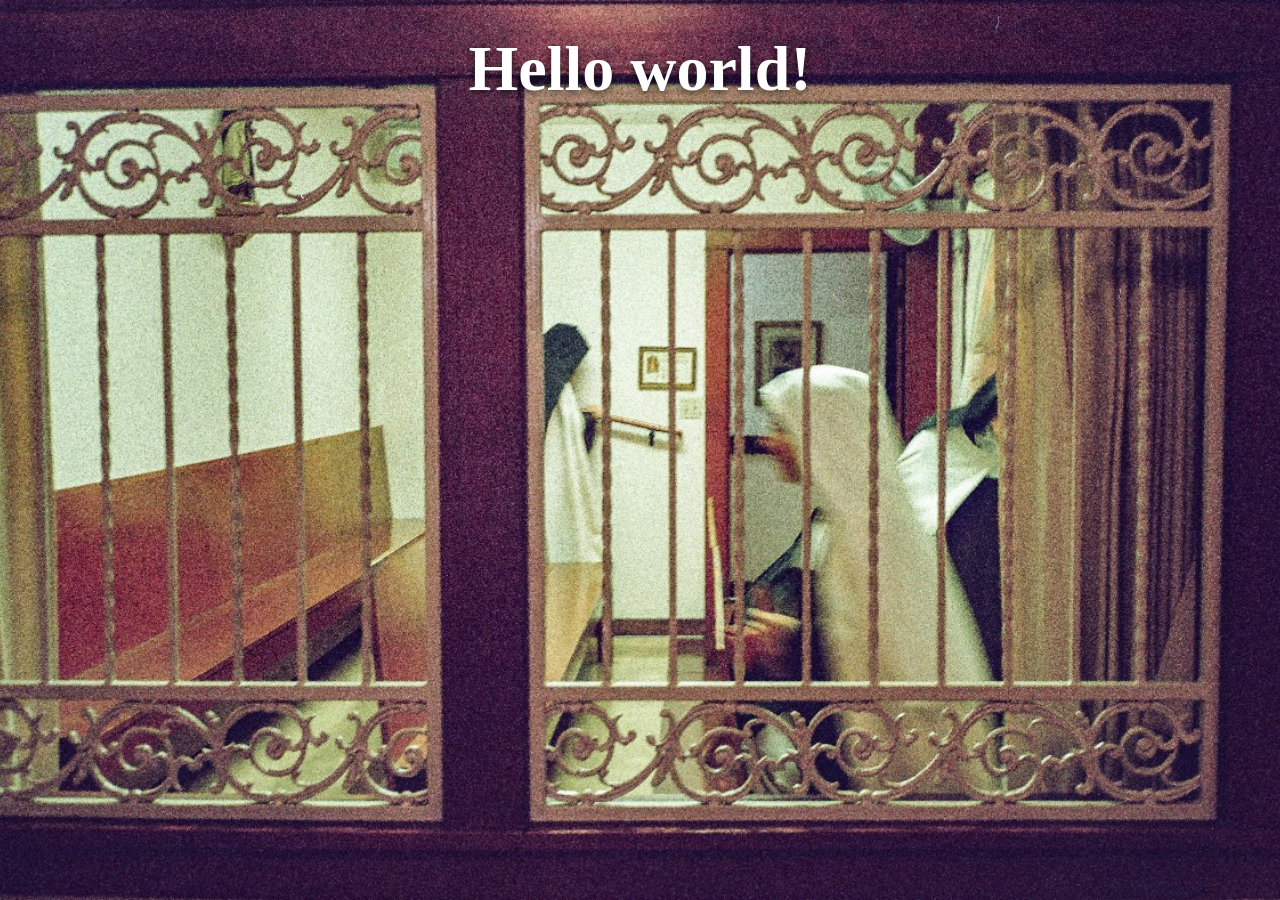
<file: hello-world/index.html>
<!doctype html>
<html lang="en">
<head>
  <meta charset="utf-8">
  <meta name="viewport" content="width=device-width, initial-scale=1">
  <title>Hello World</title>
  <style>
    html, body {
      margin: 0;
      height: 100%;
    }
    body {
      min-height: 100vh;
      background: #2a0f14 url("images/background.jpg") center / cover no-repeat fixed;
      font-family: Georgia, "Times New Roman", serif;
      color: #fff;
    }
    h1 {
      margin: 0;
      padding: 2rem 1rem;
      text-align: center;
      font-size: clamp(2rem, 6vw, 4rem);
      text-shadow: 0 2px 8px rgba(0, 0, 0, 0.7);
    }
  </style>
</head>
<body>
  <h1>Hello world!</h1>
</body>
</html>
</file>
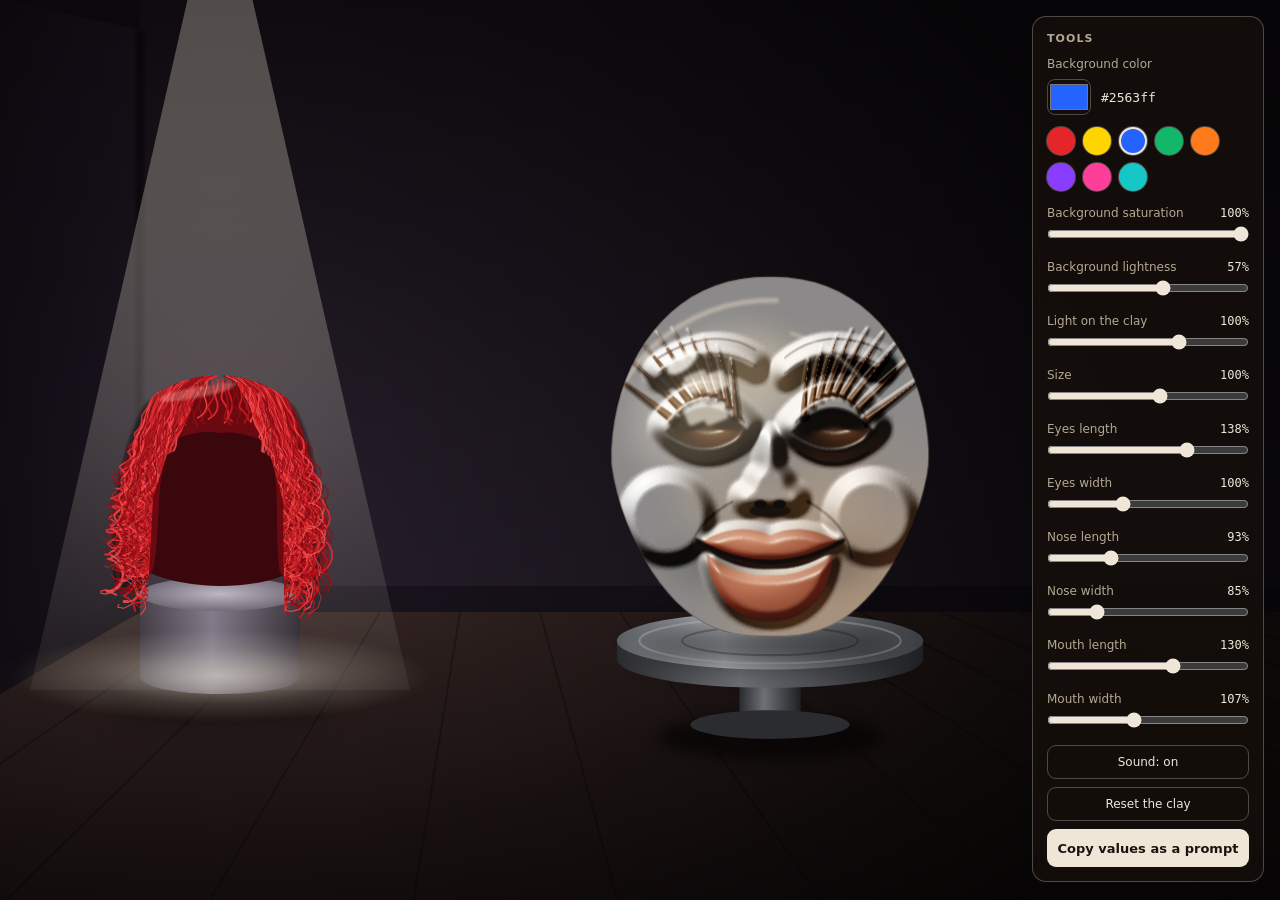
<file: red-wig/index.html>
<!doctype html><html><head><meta charset=utf8><meta name=viewport content="width=device-width,initial-scale=1,viewport-fit=cover"><style>:root{color-scheme:light;box-sizing:border-box;padding-top:env(safe-area-inset-top,0px);padding-bottom:env(safe-area-inset-bottom,0px)}html{scroll-padding-top:env(safe-area-inset-top,0px)}body{margin:0;padding:0;font:14px -apple-system,BlinkMacSystemFont,sans-serif;background:#fff;color:#000}img{max-width:100%}[hidden]:not([hidden=until-found i]){display:none!important}</style></head><body>
<title>Red Wig</title>
<script>var __MODE=3;if(__MODE===1)document.documentElement.className+=" m1";</script>
<style>.m1 .row:has(.fsl){display:none}</style>
<style>
/* A single ball of clay on a solid color you choose. The color is the background, so there is no light/dark switch. */
:root { --bg: #1b1410; color-scheme: dark; }
html, body { height: 100%; }
body { margin: 0; background: var(--bg); overflow: hidden; }
svg { position: fixed; inset: 0; width: 100%; height: 100%; display: block; touch-action: none; cursor: grab; user-select: none; -webkit-user-select: none; }
svg.grabbing { cursor: grabbing; }
:root { --ink: #efe6d8; --soft: #b5a894; --line: rgba(239, 230, 216, 0.28); --font: ui-sans-serif, system-ui, -apple-system, "Segoe UI", sans-serif; }
.panel { max-height: calc(100vh - 32px); overflow-y: auto; position: fixed; top: 16px; right: 16px; z-index: 5; width: 232px; box-sizing: border-box; padding: 14px; border: 1px solid var(--line); border-radius: 14px; background: rgba(22, 16, 12, 0.78); backdrop-filter: blur(10px); -webkit-backdrop-filter: blur(10px); color: var(--ink); font: 13px/1.4 var(--font); }
.panel { transition: transform .7s ease, opacity .5s ease; }
.panel.away { transform: translateX(115%); opacity: 0; pointer-events: none; }
#ptoggle { position: fixed; top: 16px; right: 16px; z-index: 6; padding: 8px 14px; border-radius: 10px; border: 1px solid var(--line); background: rgba(22, 16, 12, 0.78); color: var(--ink); font: inherit; font-size: 12px; cursor: pointer; backdrop-filter: blur(10px); }
#ptoggle[hidden] { display: none; }
#bye { position: fixed; inset: 0; z-index: 7; display: flex; align-items: center; justify-content: center; pointer-events: none; opacity: 0; transition: opacity .4s ease; }
#bye.show { opacity: 1; }
#bye .byeBox { text-align: center; padding: 26px 34px; border-radius: 18px; background: rgba(22, 16, 12, 0.82); border: 1px solid var(--line); backdrop-filter: blur(12px); transform: scale(.6); }
#bye.show .byeBox { animation: pop .55s cubic-bezier(.2, 1.5, .4, 1) forwards; }
@keyframes pop { to { transform: scale(1); } }
#bye .byeT { color: var(--ink); font-size: 30px; font-weight: 600; margin-bottom: 16px; letter-spacing: .01em; }
#bye button { pointer-events: auto; padding: 11px 26px; border-radius: 12px; border: 0; background: #efe6d8; color: #1a120c; font: inherit; font-weight: 700; font-size: 15px; cursor: pointer; }
.panel h2 { margin: 0 0 10px; font-size: 11px; font-weight: 600; letter-spacing: 0.1em; text-transform: uppercase; color: var(--soft); }
.panel label { display: block; margin-bottom: 6px; color: var(--soft); font-size: 12px; }
.pick { display: flex; align-items: center; gap: 10px; }
.pick input[type="color"] { width: 44px; height: 36px; padding: 0; border: 1px solid var(--line); border-radius: 8px; background: none; cursor: pointer; }
.pick output { font: 500 13px ui-monospace, Menlo, Consolas, monospace; color: var(--ink); }
.sw { display: flex; flex-wrap: wrap; gap: 8px; margin: 12px 0 14px; }
.sw button { width: 28px; height: 28px; padding: 0; border-radius: 50%; border: 2px solid transparent; cursor: pointer; box-shadow: 0 0 0 1px var(--line); }
.sw button[aria-pressed="true"] { border-color: var(--ink); }
.row { margin: 0 0 12px; }
.row .top { display: flex; justify-content: space-between; align-items: baseline; margin-bottom: 4px; }
.row .top label { margin: 0; }
.row output { font: 500 12px ui-monospace, Menlo, Consolas, monospace; color: var(--ink); }
.panel input[type="range"] { width: 100%; margin: 0; accent-color: #efe6d8; cursor: pointer; }
.reset { width: 100%; min-height: 34px; margin-bottom: 8px; border: 1px solid var(--line); border-radius: 9px; background: transparent; color: var(--ink); font: 500 12px var(--font); cursor: pointer; }
.reset[aria-pressed="false"] { color: var(--soft); }
.reset:hover { background: rgba(255,255,255,0.08); }
.copy { width: 100%; min-height: 38px; border: 0; border-radius: 9px; background: var(--ink); color: #1a1410; font: 600 13px var(--font); cursor: pointer; }
.copy:hover { background: #fff; }
.panel button:focus-visible, .panel input:focus-visible { outline: 2px solid var(--ink); outline-offset: 2px; }
.panel textarea { display: block; width: 100%; box-sizing: border-box; margin-top: 10px; min-height: 96px; resize: vertical; border: 1px solid var(--line); border-radius: 8px; background: rgba(0,0,0,0.35); color: var(--ink); font: 12px/1.4 var(--font); padding: 8px; }
.panel textarea[hidden] { display: none; }
@media (max-width: 520px) { .panel { top: auto; bottom: 12px; right: 12px; left: 12px; width: auto; max-height: 56vh; } }
</style>

<svg id="scene" viewBox="0 0 1600 900" preserveAspectRatio="xMidYMid slice" role="img" aria-label="A wet ball of brown clay on a banding wheel, on a solid color background. A soft patch of light drifts across the clay; press, drag across the ball and it spins.">
  <defs>
    <linearGradient id="wall" x1="0" y1="0" x2="0" y2="1"><stop id="w0" offset="0" stop-color="#2b211b"/><stop id="w1" offset="0.55" stop-color="#4a392c"/><stop id="w2" offset="1" stop-color="#5d4735"/></linearGradient>
    <linearGradient id="winGlow" x1="0" y1="0" x2="0" y2="1"><stop offset="0" stop-color="#fff6dc"/><stop offset="0.6" stop-color="#ffe3a6"/><stop offset="1" stop-color="#f2c777"/></linearGradient>
    <linearGradient id="frameWood" x1="0" y1="0" x2="1" y2="0"><stop offset="0" stop-color="#3a2618"/><stop offset="0.5" stop-color="#5b3d26"/><stop offset="1" stop-color="#33200f"/></linearGradient>
    <linearGradient id="tableTop" x1="0" y1="0" x2="0" y2="1"><stop offset="0" stop-color="#7a5333"/><stop offset="0.5" stop-color="#6a4528"/><stop offset="1" stop-color="#3d2616"/></linearGradient>
    <linearGradient id="tableEdge" x1="0" y1="0" x2="0" y2="1"><stop offset="0" stop-color="#4d3019"/><stop offset="1" stop-color="#21130a"/></linearGradient>
    <linearGradient id="shaft" x1="0" y1="0" x2="1" y2="1"><stop offset="0" stop-color="#ffe9b8" stop-opacity="0.55"/><stop offset="1" stop-color="#ffd48a" stop-opacity="0"/></linearGradient>
    <linearGradient id="cone" x1="0" y1="0" x2="0" y2="1"><stop offset="0" stop-color="#ffe2a0" stop-opacity="0.5"/><stop offset="1" stop-color="#ffd07a" stop-opacity="0"/></linearGradient>
    <linearGradient id="wheelTop" x1="0" y1="0" x2="1" y2="0"><stop offset="0" stop-color="#5b5e63"/><stop offset="0.35" stop-color="#b9bcc1"/><stop offset="0.7" stop-color="#6e7176"/><stop offset="1" stop-color="#3c3e42"/></linearGradient>
    <linearGradient id="wheelSide" x1="0" y1="0" x2="1" y2="0"><stop offset="0" stop-color="#2a2b2e"/><stop offset="0.4" stop-color="#6d7075"/><stop offset="1" stop-color="#1f2023"/></linearGradient>
    <radialGradient id="bulb"><stop offset="0" stop-color="#fffbe8"/><stop offset="0.25" stop-color="#ffe9ae" stop-opacity="0.9"/><stop offset="1" stop-color="#ffc766" stop-opacity="0"/></radialGradient>
    <radialGradient id="pool"><stop offset="0" stop-color="#ffd890" stop-opacity="0.55"/><stop offset="1" stop-color="#ffd890" stop-opacity="0"/></radialGradient>
    <radialGradient id="clayBase" cx="0.36" cy="0.28" r="0.85"><stop offset="0" stop-color="#8a5a37"/><stop offset="0.3" stop-color="#65401f"/><stop offset="0.65" stop-color="#432512"/><stop offset="1" stop-color="#1b0d06"/></radialGradient>
    <radialGradient id="bounce" cx="0.78" cy="0.9" r="0.55"><stop offset="0" stop-color="#d79a62" stop-opacity="0.42"/><stop offset="1" stop-color="#d79a62" stop-opacity="0"/></radialGradient>
    <radialGradient id="lumpD"><stop offset="0" stop-color="#1c0d05" stop-opacity="0.5"/><stop offset="1" stop-color="#1c0d05" stop-opacity="0"/></radialGradient>
    <radialGradient id="lumpL"><stop offset="0" stop-color="#c58a58" stop-opacity="0.26"/><stop offset="1" stop-color="#d9a06a" stop-opacity="0"/></radialGradient>
    <radialGradient id="stone"><stop offset="0" stop-color="#fffaf0" stop-opacity="0.95"/><stop offset="0.35" stop-color="#ffe7b8" stop-opacity="0.6"/><stop offset="1" stop-color="#ffd7a0" stop-opacity="0"/></radialGradient>
    <radialGradient id="vig" cx="0.5" cy="0.45" r="0.75"><stop offset="0.5" stop-color="#000" stop-opacity="0"/><stop offset="1" stop-color="#000" stop-opacity="0.6"/></radialGradient>
    <radialGradient id="featLight" cx="0.36" cy="0.3" r="0.85"><stop offset="0" stop-color="#c08a5c"/><stop offset="0.45" stop-color="#855230"/><stop offset="1" stop-color="#4a2813"/></radialGradient>
    <radialGradient id="featLip" cx="0.4" cy="0.3" r="0.9"><stop offset="0" stop-color="#cf8460"/><stop offset="0.5" stop-color="#97492f"/><stop offset="1" stop-color="#55261b"/></radialGradient>
    <filter id="puffy" filterUnits="userSpaceOnUse" x="590" y="290" width="420" height="360">
      <feGaussianBlur in="SourceAlpha" stdDeviation="2.4" result="blur"/>
      <feSpecularLighting in="blur" surfaceScale="6" specularConstant="0.95" specularExponent="18" lighting-color="#ffe9cc" result="spec"><feDistantLight azimuth="235" elevation="48"/></feSpecularLighting>
      <feComposite in="spec" in2="SourceAlpha" operator="in" result="specc"/>
      <feGaussianBlur in="SourceAlpha" stdDeviation="3" result="sb"/><feOffset in="sb" dx="2.5" dy="4" result="so"/>
      <feFlood flood-color="#0e0603" flood-opacity="0.5"/><feComposite in2="so" operator="in" result="shadow"/>
      <feMerge><feMergeNode in="shadow"/><feMergeNode in="SourceGraphic"/><feMergeNode in="specc"/></feMerge>
    </filter>
    <filter id="puffyLash" filterUnits="userSpaceOnUse" x="590" y="290" width="420" height="360">
      <feGaussianBlur in="SourceAlpha" stdDeviation="1.6" result="blur"/>
      <feSpecularLighting in="blur" surfaceScale="3" specularConstant="0.28" specularExponent="14" lighting-color="#d9a878" result="spec"><feDistantLight azimuth="235" elevation="48"/></feSpecularLighting>
      <feComposite in="spec" in2="SourceAlpha" operator="in" result="specc"/>
      <feGaussianBlur in="SourceAlpha" stdDeviation="2" result="sb"/><feOffset in="sb" dx="1.5" dy="3" result="so"/>
      <feFlood flood-color="#0e0603" flood-opacity="0.45"/><feComposite in2="so" operator="in" result="shadow"/>
      <feMerge><feMergeNode in="shadow"/><feMergeNode in="SourceGraphic"/><feMergeNode in="specc"/></feMerge>
    </filter>
    <radialGradient id="hole" cx="0.5" cy="0.4" r="0.7"><stop offset="0" stop-color="#2a140a"/><stop offset="0.6" stop-color="#120804"/><stop offset="1" stop-color="#050201"/></radialGradient>
    <radialGradient id="fingG"><stop offset="0" stop-color="#120803" stop-opacity="0.5"/><stop offset="0.7" stop-color="#120803" stop-opacity="0.22"/><stop offset="1" stop-color="#120803" stop-opacity="0"/></radialGradient>
    <radialGradient id="smudge"><stop offset="0" stop-color="#140904" stop-opacity="0.4"/><stop offset="1" stop-color="#140904" stop-opacity="0"/></radialGradient>
    <filter id="rlM" filterUnits="userSpaceOnUse" x="520" y="200" width="560" height="480" color-interpolation-filters="sRGB"><feGaussianBlur in="SourceAlpha" stdDeviation="5" result="h"/><feDiffuseLighting in="h" surfaceScale="16" diffuseConstant="1" lighting-color="#ffffff"><feDistantLight azimuth="235" elevation="30"/></feDiffuseLighting></filter>
    <filter id="rlL" filterUnits="userSpaceOnUse" x="520" y="200" width="560" height="480" color-interpolation-filters="sRGB"><feGaussianBlur in="SourceAlpha" stdDeviation="1.3" result="h"/><feDiffuseLighting in="h" surfaceScale="7" diffuseConstant="1" lighting-color="#ffffff"><feDistantLight azimuth="235" elevation="30"/></feDiffuseLighting></filter>
    <filter id="spM" filterUnits="userSpaceOnUse" x="520" y="200" width="560" height="480" color-interpolation-filters="sRGB"><feGaussianBlur in="SourceAlpha" stdDeviation="5" result="h"/><feSpecularLighting in="h" surfaceScale="16" specularConstant="0.85" specularExponent="24" lighting-color="#ffeed6"><feDistantLight azimuth="235" elevation="34"/></feSpecularLighting></filter>
    <filter id="spL" filterUnits="userSpaceOnUse" x="520" y="200" width="560" height="480" color-interpolation-filters="sRGB"><feGaussianBlur in="SourceAlpha" stdDeviation="1.3" result="h"/><feSpecularLighting in="h" surfaceScale="7" specularConstant="0.7" specularExponent="22" lighting-color="#ffeed6"><feDistantLight azimuth="235" elevation="34"/></feSpecularLighting></filter>

    <linearGradient id="roomWall" x1="0" y1="0" x2="0" y2="1"><stop offset="0" stop-color="#171219"/><stop offset="1" stop-color="#2b2230"/></linearGradient>
    <linearGradient id="roomWallL" x1="0" y1="0" x2="1" y2="0"><stop offset="0" stop-color="#0b080e"/><stop offset="1" stop-color="#1b1520"/></linearGradient>
    <linearGradient id="roomFloor" x1="0" y1="0" x2="0" y2="1"><stop offset="0" stop-color="#3b2a28"/><stop offset="1" stop-color="#1c1213"/></linearGradient>
    <linearGradient id="pedBody" x1="0" y1="0" x2="1" y2="0"><stop offset="0" stop-color="#3a3340"/><stop offset="0.45" stop-color="#8a7f93"/><stop offset="1" stop-color="#2a242f"/></linearGradient>
    <radialGradient id="pedTop"><stop offset="0" stop-color="#cfc5d6"/><stop offset="1" stop-color="#72697b"/></radialGradient>
    <linearGradient id="spotCone" x1="0" y1="0" x2="0" y2="1"><stop offset="0" stop-color="#fff3df" stop-opacity="0.5"/><stop offset="1" stop-color="#fff3df" stop-opacity="0.07"/></linearGradient>
    <radialGradient id="spotPool"><stop offset="0" stop-color="#fff0d8" stop-opacity="0.75"/><stop offset="0.6" stop-color="#fff0d8" stop-opacity="0.22"/><stop offset="1" stop-color="#fff0d8" stop-opacity="0"/></radialGradient>
    <radialGradient id="roomVig" cx="380" cy="470" r="900" gradientUnits="userSpaceOnUse"><stop offset="0" stop-color="#000" stop-opacity="0"/><stop offset="0.45" stop-color="#000" stop-opacity="0.35"/><stop offset="1" stop-color="#000" stop-opacity="0.78"/></radialGradient>
    <radialGradient id="wigRed" cx="0" cy="40" r="290" gradientUnits="userSpaceOnUse"><stop offset="0" stop-color="#f0464a"/><stop offset="0.5" stop-color="#c8161e"/><stop offset="1" stop-color="#6e0a10"/></radialGradient>
    <linearGradient id="spotTopG" x1="0" y1="0" x2="0" y2="1"><stop offset="0" stop-color="#fff3df" stop-opacity="0.5"/><stop offset="1" stop-color="#fff3df" stop-opacity="0.05"/></linearGradient>
    <linearGradient id="dressG" x1="0" y1="0" x2="1" y2="0"><stop offset="0" stop-color="#cdd7e8"/><stop offset="0.35" stop-color="#ffffff"/><stop offset="0.7" stop-color="#f3f6fb"/><stop offset="1" stop-color="#c3cfe3"/></linearGradient>
    <linearGradient id="skinG" x1="0" y1="0" x2="1" y2="0"><stop offset="0" stop-color="#d9a98a"/><stop offset="0.5" stop-color="#f1c8aa"/><stop offset="1" stop-color="#d4a082"/></linearGradient>
    <clipPath id="wigClip"><path id="wigClipP" d=""/></clipPath>
    <filter id="b2" x="-20%" y="-20%" width="140%" height="140%"><feGaussianBlur stdDeviation="2"/></filter>
    <filter id="b6" x="-30%" y="-30%" width="160%" height="160%"><feGaussianBlur stdDeviation="6"/></filter>
    <filter id="bsh" x="-30%" y="-300%" width="160%" height="700%"><feGaussianBlur stdDeviation="16"/></filter>
    <filter id="b18" x="-40%" y="-40%" width="180%" height="180%"><feGaussianBlur stdDeviation="18"/></filter>
    <filter id="b40" x="-50%" y="-50%" width="200%" height="200%"><feGaussianBlur stdDeviation="40"/></filter>
    <filter id="plaster" x="0" y="0" width="100%" height="100%"><feTurbulence type="fractalNoise" baseFrequency="0.9" numOctaves="3" seed="4"/><feColorMatrix values="0 0 0 0 0  0 0 0 0 0  0 0 0 0 0  0 0 0 0.5 -0.1"/></filter>
    <filter id="grain" x="0" y="0" width="100%" height="100%"><feTurbulence type="fractalNoise" baseFrequency="0.012 0.18" numOctaves="3" seed="9"/><feColorMatrix values="0 0 0 0 0.1  0 0 0 0 0.05  0 0 0 0 0.02  0 0 0 0.9 -0.28"/></filter>
    <clipPath id="tableClip"><rect x="0" y="640" width="1600" height="260"/></clipPath>
    <clipPath id="ballClip"><path id="ballClipPath" d=""/></clipPath>
  </defs>

  <rect id="bgrect" width="1600" height="900" fill="#2563ff"/>
  <g id="room" opacity="0" pointer-events="none">
    <rect x="-400" width="2400" height="900" fill="#120e16"/>
    <rect x="300" y="-10" width="1900" height="620" fill="url(#roomWall)"/>
    <polygon points="-20,-40 300,30 300,612 -20,800" fill="url(#roomWallL)"/>
    <polygon points="-20,800 300,610 2200,610 2200,920 -20,920" fill="url(#roomFloor)"/>
    <g id="boards" stroke="#000" stroke-opacity="0.28" stroke-width="2"></g>
    <polygon points="300,586 2200,586 2200,612 300,612" fill="#1c1621"/>
    <polygon points="-20,774 300,586 300,612 -20,800" fill="#171219"/>
    <rect x="296" y="30" width="8" height="582" fill="#000" opacity="0.5" filter="url(#b2)"/>
    <ellipse cx="380" cy="694" rx="120" ry="22" fill="#000" opacity="0.6" filter="url(#bsh)"/>
    <path d="M300 594 L300 676 C300 700 460 700 460 676 L460 594 Z" fill="url(#pedBody)"/>
    <ellipse cx="380" cy="594" rx="80" ry="17" fill="url(#pedTop)"/>
    <ellipse id="spotPool" cx="380" cy="676" rx="210" ry="46" fill="url(#spotPool)" style="mix-blend-mode:screen"/>
    <polygon id="spotCone" points="352,-20 408,-20 570,690 190,690" fill="url(#spotCone)" style="mix-blend-mode:screen"/>
    <rect x="-400" width="2600" height="900" fill="url(#roomVig)"/>
  </g>

  <g id="woman" transform="translate(1800 290) scale(0.84)" pointer-events="none">
    <ellipse cx="0" cy="702" rx="200" ry="20" fill="#000" opacity="0.5" filter="url(#bsh)"/>
    <g id="wSkirt">
      <path d="M-64 188 C-78 320 -150 520 -214 692 C-176 712 -140 684 -100 706 C-60 722 -28 690 12 706 C58 718 98 690 140 706 C176 712 200 700 214 692 C150 520 78 320 64 188 Z" fill="url(#dressG)"/>
      <g fill="none" stroke-linecap="round">
        <path d="M-30 200 C-50 380 -92 560 -132 702" stroke="#b6c3da" stroke-width="3" stroke-opacity="0.6"/>
        <path d="M2 200 C4 400 -8 560 2 708" stroke="#b6c3da" stroke-width="3" stroke-opacity="0.5"/>
        <path d="M32 200 C52 380 92 560 134 702" stroke="#b6c3da" stroke-width="3" stroke-opacity="0.6"/>
        <path d="M-52 196 C-92 380 -150 540 -192 692" stroke="#c4cfe3" stroke-width="3" stroke-opacity="0.5"/>
        <path d="M54 196 C94 380 152 540 194 692" stroke="#c4cfe3" stroke-width="3" stroke-opacity="0.5"/>
        <path d="M-12 210 C-36 360 -60 520 -84 700" stroke="#fff" stroke-width="10" stroke-opacity="0.55" filter="url(#b2)"/>
      </g>
    </g>
    <path d="M-84 56 C-60 40 -34 36 -22 26 L-18 -10 L18 -10 L22 26 C34 36 60 40 84 56 L84 74 L-84 74 Z" fill="url(#skinG)"/>
    <path d="M-22 40 C-8 52 8 52 22 40" fill="none" stroke="#b98768" stroke-width="2" stroke-opacity="0.5"/>
    <path d="M-84 58 C-62 46 -36 54 -20 64 C-8 72 8 72 20 64 C36 54 62 46 84 58 C80 100 70 150 64 192 C30 206 -30 206 -64 192 C-70 150 -80 100 -84 58 Z" fill="url(#dressG)"/>
    <path d="M-64 190 C-30 206 30 206 64 190" fill="none" stroke="#c0cde2" stroke-width="5" stroke-linecap="round"/>
    <path d="M-40 70 C-34 120 -40 160 -48 190 M40 70 C34 120 40 160 48 190" fill="none" stroke="#c9d4e6" stroke-width="2.5" stroke-opacity="0.7"/>
    <g id="wArmL"><path d="M-80 54 C-104 54 -116 82 -118 132 C-120 200 -122 268 -116 328 L-96 330 C-100 270 -94 200 -88 140 C-86 110 -78 84 -68 64 Z" fill="url(#skinG)"/><ellipse cx="-106" cy="344" rx="13" ry="21" fill="url(#skinG)"/></g>
    <g id="wArmR"><path d="M80 54 C104 54 116 82 118 132 C120 200 122 268 116 328 L96 330 C100 270 94 200 88 140 C86 110 78 84 68 64 Z" fill="url(#skinG)"/><ellipse cx="106" cy="344" rx="13" ry="21" fill="url(#skinG)"/></g>
  </g>
  <g id="spotW" opacity="0" pointer-events="none" style="mix-blend-mode:screen"><polygon points="1270,-20 1390,-20 1580,900 1080,900" fill="url(#spotTopG)"/></g>
  <g id="cam">

  <!-- the banding wheel -->
  <g id="wheel" transform="translate(800 623) scale(1.1) translate(-800 -668)">
    <ellipse cx="800" cy="762" rx="110" ry="22" fill="#000" opacity="0.55" filter="url(#b6)"/>
    <path d="M770 690 L770 748 Q800 760 830 748 L830 690Z" fill="url(#wheelSide)"/>
    <ellipse cx="800" cy="750" rx="78" ry="14" fill="#2b2c30"/>
    <path d="M650 668 L650 686 A150 28 0 0 0 950 686 L950 668Z" fill="url(#wheelSide)"/>
    <ellipse cx="800" cy="668" rx="150" ry="28" fill="url(#wheelTop)"/>
    <ellipse cx="800" cy="668" rx="128" ry="22" fill="none" stroke="#eef0f3" stroke-opacity="0.28" stroke-width="2"/>
    <ellipse cx="800" cy="668" rx="86" ry="14" fill="none" stroke="#000" stroke-opacity="0.25" stroke-width="2"/>
  </g>

  <!-- the clay -->
  <ellipse id="contact" cx="800" cy="628" rx="140" ry="18" fill="#000" opacity="0.6" filter="url(#bsh)"/>
  <g id="ball">
    <path id="ballFill" d="" fill="url(#clayBase)"/>
    <g clip-path="url(#ballClip)">
      <g id="lumps"></g>
      <g id="grooves" fill="none" stroke-linecap="round" stroke-linejoin="round"></g>
      <g id="dimples"></g>
      <g id="grit"></g>
      <path id="bounceP" d="" fill="url(#bounce)"/>
      <g id="drops"></g>
      <rect id="dim" x="0" y="0" width="1600" height="900" fill="#100703" opacity="0"/>
      <rect id="boost" x="0" y="0" width="1600" height="900" fill="#ffd9a0" opacity="0" style="mix-blend-mode:screen"/>
      <g id="faceform" opacity="0" filter="url(#b18)">
        <ellipse cx="800" cy="338" rx="92" ry="40" fill="#e9bd8a" opacity="0.22"/>
        <ellipse cx="748" cy="470" rx="50" ry="36" fill="#e9bd8a" opacity="0.2"/><ellipse cx="852" cy="470" rx="50" ry="36" fill="#e9bd8a" opacity="0.14"/>
        <ellipse cx="742" cy="538" rx="56" ry="24" fill="#120803" opacity="0.2"/><ellipse cx="858" cy="538" rx="56" ry="24" fill="#120803" opacity="0.26"/>
        <ellipse cx="800" cy="596" rx="46" ry="22" fill="#e9bd8a" opacity="0.14"/>
      </g>
      <g id="features">
        <g id="fColor"></g>
        <g id="fRelM" style="mix-blend-mode:soft-light" filter="url(#rlM)"></g>
        <g id="fRelL" style="mix-blend-mode:soft-light" filter="url(#rlL)"></g>
        <g id="fSpM" style="mix-blend-mode:screen" filter="url(#spM)"></g>
        <g id="fSpL" style="mix-blend-mode:screen" filter="url(#spL)"></g>
        <g id="fFinger" opacity="0"></g>
      </g>
      <!-- wet sheen: a window reflection and soft highlights fixed to the light, not to the spin -->
      <g id="sheen" style="mix-blend-mode:screen">
        <ellipse id="shBroad" fill="#ffe2b8" opacity="0.28" filter="url(#b18)"/>
        <g id="shWin" filter="url(#b2)" fill="#fff7e6" opacity="0.62"></g>
        <ellipse id="shSharp" fill="#fffaf0" opacity="0.8" filter="url(#b2)"/>
        <path id="shRim" d="" fill="none" stroke="#ffe0a8" stroke-width="5" stroke-linecap="round" opacity="0.4" filter="url(#b2)"/>
        <path id="shStreak" d="" fill="none" stroke="#fff3da" stroke-width="3" stroke-linecap="round" opacity="0.4" filter="url(#b2)"/>
      </g>
      <!-- the patch of light that drifts across the clay until you drag -->
      <ellipse id="stoneLight" rx="64" ry="120" fill="url(#stone)" style="mix-blend-mode:screen" opacity="0"/>
    </g>
  </g>

  <g id="cue2g"><g id="cue2" opacity="0"></g></g>
  </g>

  <g id="spotTop" opacity="0" pointer-events="none" style="mix-blend-mode:screen"><polygon points="1010,-20 1090,-20 1230,700 880,700" fill="url(#spotTopG)"/></g>
  <g id="wigG" opacity="0" style="cursor:grab;touch-action:none" transform="translate(380 404) scale(0.5)">
    <circle cx="0" cy="130" r="210" fill="rgba(0,0,0,0.004)"/>
    <g id="wigIn"></g>
  </g>
  <circle id="headHit" cx="800" cy="440" r="0" fill="rgba(0,0,0,0.004)" style="cursor:grab;touch-action:none" pointer-events="none"/>
  <g id="cue3" opacity="0" pointer-events="none"></g>
  <g id="cue4" opacity="0" pointer-events="none"></g>
</svg>

<button id="ptoggle" hidden>Tools</button>
<div id="bye" aria-live="polite"><div class="byeBox"><div class="byeT">uh oh, she left!</div><button id="byeBtn">try again?</button></div></div>
<div class="panel" id="panel">
  <h2>Tools</h2>
  <label for="bgc">Background color</label>
  <div class="pick"><input type="color" id="bgc" value="#2563ff"><output id="bgv" for="bgc">#2563ff</output></div>
  <div class="sw" id="sw" role="group" aria-label="Background presets"></div>
  <div class="row"><div class="top"><label for="bs">Background saturation</label><output id="bsv" for="bs">100%</output></div><input type="range" id="bs" min="0" max="100" value="100"></div>
  <div class="row"><div class="top"><label for="bl">Background lightness</label><output id="blv" for="bl">57%</output></div><input type="range" id="bl" min="6" max="94" value="57"></div>
  <div class="row"><div class="top"><label for="lt">Light on the clay</label><output id="ltv" for="lt">100%</output></div><input type="range" id="lt" min="20" max="140" value="100"></div>
  <div class="row"><div class="top"><label for="sz">Size</label><output id="szv" for="sz">100%</output></div><input type="range" id="sz" min="55" max="135" value="100"></div>
  <div class="row"><div class="top"><label for="fel">Eyes length</label><output id="felv" for="fel">100%</output></div><input type="range" class="fsl" id="fel" min="60" max="170" value="138" data-def="138"></div>
  <div class="row"><div class="top"><label for="few">Eyes width</label><output id="fewv" for="few">100%</output></div><input type="range" class="fsl" id="few" min="60" max="170" value="100" data-def="100"></div>
  <div class="row"><div class="top"><label for="fnl">Nose length</label><output id="fnlv" for="fnl">100%</output></div><input type="range" class="fsl" id="fnl" min="60" max="170" value="93" data-def="93"></div>
  <div class="row"><div class="top"><label for="fnw">Nose width</label><output id="fnwv" for="fnw">100%</output></div><input type="range" class="fsl" id="fnw" min="60" max="170" value="85" data-def="85"></div>
  <div class="row"><div class="top"><label for="fml">Mouth length</label><output id="fmlv" for="fml">100%</output></div><input type="range" class="fsl" id="fml" min="60" max="170" value="130" data-def="130"></div>
  <div class="row"><div class="top"><label for="fmw">Mouth width</label><output id="fmwv" for="fmw">100%</output></div><input type="range" class="fsl" id="fmw" min="60" max="170" value="107" data-def="107"></div>
  <button type="button" class="reset" id="snd" aria-pressed="true">Sound: on</button>
  <button type="button" class="reset" id="reset">Reset the clay</button>
  <button type="button" class="copy" id="copy">Copy values as a prompt</button>
  <textarea id="fallback" readonly hidden aria-label="Prompt text"></textarea>
</div>

<script>
(function () {
  var NS = 'http://www.w3.org/2000/svg', svg = document.getElementById('scene');
  var reduce = window.matchMedia('(prefers-reduced-motion: reduce)').matches;
  function $(id) { return document.getElementById(id); }
  function mk(tag, attrs, parent) { var e = document.createElementNS(NS, tag); for (var k in attrs) e.setAttribute(k, attrs[k]); if (parent) parent.appendChild(e); return e; }
  function rng(seed) { var s = seed >>> 0 || 1; return function () { s = (s * 1664525 + 1013904223) >>> 0; return s / 4294967296; }; }
  function clamp(v, a, b) { return v < a ? a : v > b ? b : v; }
  function ease(t) { return 0.5 - 0.5 * Math.cos(Math.PI * clamp(t, 0, 1)); }

  var CX = 800, CY = 440, R = 190, TILT = 0.2;
  var r = rng(7), i;

  /* the lumpy outline of the ball */
  function outline(m) {
    var d = '', st = 0.08;
    for (var a = 0; a < Math.PI * 2 + st; a += st) {
      var rr = R * (1 + 0.016 * Math.sin(3 * a + 1) + 0.011 * Math.sin(5 * a + 2) + 0.007 * Math.sin(8 * a));
      var x0 = CX + Math.cos(a) * rr, y0 = CY + Math.sin(a) * rr * 0.995;
      /* a smooth head: full across the brow, tapering to a soft jaw and chin */
      var low = Math.max(0, Math.sin(a)), ca = Math.cos(a), x1 = CX + R * (ca < 0 ? -1 : 1) * Math.pow(Math.abs(ca), low > 0 ? 0.74 : 0.9) * (0.9 - 0.19 * Math.pow(low, 1.2)), y1 = CY - 0.06 * R + R * 1.04 * Math.sin(a) * (1 - 0.04 * Math.pow(low, 3));
      var x = x0 + (x1 - x0) * m, y = y0 + (y1 - y0) * m;
      d += (d ? 'L' : 'M') + x.toFixed(1) + ' ' + y.toFixed(1);
    }
    return d + 'Z';
  }
  function setOutline(m) { var od = outline(m); $('ballFill').setAttribute('d', od); $('ballClipPath').setAttribute('d', od); $('bounceP').setAttribute('d', od); }
  setOutline(0);

  /* marks that live on the sphere and turn with it */
  var lumps = [], dimples = [], grooves = [], grit = [], drops = [];
  function randPt() { var lon = r() * Math.PI * 2, lat = Math.asin(r() * 2 - 1); return [lon, lat]; }
  var gl = $('lumps'), gd = $('dimples'), gg = $('grooves'), gt = $('grit'), gdr = $('drops');
  for (i = 0; i < 18; i++) { var p = randPt(), dark = i % 2 === 0, rad = 38 + r() * 46; lumps.push({ lon: p[0], lat: p[1], rad: rad, el: mk('circle', { r: rad, fill: dark ? 'url(#lumpD)' : 'url(#lumpL)' }, gl) }); }
  for (i = 0; i < 70; i++) { var q = randPt(), rr2 = 6 + r() * 12; dimples.push({ lon: q[0], lat: q[1], rad: rr2, a: mk('ellipse', { rx: rr2, ry: rr2, fill: '#1d0d05', 'fill-opacity': 0.5 }, gd), b: mk('ellipse', { rx: rr2 * 0.8, ry: rr2 * 0.8, fill: '#c68a58', 'fill-opacity': 0.3 }, gd) }); }
  for (i = 0; i < 9; i++) { var g0 = randPt(); grooves.push({ lon: g0[0], lat: g0[1] * 0.75, len: 0.7 + r() * 0.9, wob: r() * 6, dk: mk('path', { stroke: '#1e0e05', 'stroke-opacity': 0.4, 'stroke-width': 7, filter: 'url(#b2)' }, gg), lt: mk('path', { stroke: '#e1a873', 'stroke-opacity': 0.34, 'stroke-width': 2.4 }, gg) }); }
  for (i = 0; i < 200; i++) { var s0 = randPt(); grit.push({ lon: s0[0], lat: s0[1], el: mk('circle', { r: 0.7 + r() * 1.3, fill: r() < 0.55 ? '#1a0b04' : '#d8a06a', 'fill-opacity': 0.5 }, gt) }); }
  for (i = 0; i < 26; i++) { var w0 = randPt(), wr = 2.6 + r() * 3.4; drops.push({ lon: w0[0], lat: w0[1], rad: wr, o: mk('circle', { r: wr, fill: '#2a1409', 'fill-opacity': 0.45 }, gdr), h: mk('circle', { r: wr * 0.38, fill: '#fff8ea', 'fill-opacity': 0.9 }, gdr) }); }

  /* the wet sheen */
  var shWin = $('shWin');
  [[-0.4, -0.5], [-0.3, -0.5], [-0.4, -0.32], [-0.3, -0.32]].forEach(function (c) {
    mk('rect', { x: CX + c[0] * R - 15, y: CY + c[1] * R - 12, width: 26, height: 20, rx: 4, transform: 'rotate(-22 ' + (CX + c[0] * R) + ' ' + (CY + c[1] * R) + ')' }, shWin);
  });
  function set(el, o) { for (var k in o) el.setAttribute(k, o[k]); }
  set($('shBroad'), { cx: CX - 0.34 * R, cy: CY - 0.4 * R, rx: R * 0.5, ry: R * 0.36, transform: 'rotate(-35 ' + (CX - 0.34 * R) + ' ' + (CY - 0.4 * R) + ')' });
  set($('shSharp'), { cx: CX - 0.5 * R, cy: CY - 0.62 * R, rx: R * 0.1, ry: R * 0.05, transform: 'rotate(-38 ' + (CX - 0.5 * R) + ' ' + (CY - 0.62 * R) + ')' });
  var rimPts = [], ra;
  for (ra = 3.35; ra <= 4.75; ra += 0.1) rimPts.push((CX + Math.cos(ra) * (R - 6)).toFixed(1) + ' ' + (CY + Math.sin(ra) * (R - 6)).toFixed(1));
  $('shRim').setAttribute('d', 'M' + rimPts.join('L'));
  $('shStreak').setAttribute('d', 'M' + (CX + 0.12 * R) + ' ' + (CY - 0.78 * R) + ' Q' + (CX + 0.4 * R) + ' ' + (CY - 0.7 * R) + ' ' + (CX + 0.62 * R) + ' ' + (CY - 0.4 * R));

  /* projection */
  var yaw = 0, LX = -0.5, LY = 0.62, LZ = 0.6;
  function proj(lon, lat) {
    var cl = Math.cos(lat), x = cl * Math.sin(lon + yaw), y = Math.sin(lat), z = cl * Math.cos(lon + yaw);
    var ct = Math.cos(TILT), st = Math.sin(TILT), y2 = y * ct - z * st, z2 = y * st + z * ct;
    return [x, y2, z2];
  }
  function place(el, p, rad, extra) {
    var x = p[0], y = p[1], z = p[2];
    var vis = clamp((z - 0.04) / 0.2, 0, 1);
    el.setAttribute('opacity', vis.toFixed(2));
    if (vis <= 0) return false;
    return true;
  }
  function updateMarks() {
    var k, o, p, X, Y, ang, zc;
    for (k = 0; k < lumps.length; k++) {
      o = lumps[k]; p = proj(o.lon, o.lat);
      if (!place(o.el, p)) continue;
      X = CX + R * p[0]; Y = CY - R * p[1]; zc = Math.max(0.15, p[2]); ang = Math.atan2(-p[1], p[0]) * 180 / Math.PI;
      o.el.setAttribute('transform', 'translate(' + X.toFixed(1) + ' ' + Y.toFixed(1) + ') rotate(' + ang.toFixed(1) + ') scale(' + zc.toFixed(3) + ' 1)');
    }
    for (k = 0; k < dimples.length; k++) {
      o = dimples[k]; p = proj(o.lon, o.lat);
      var vis = place(o.a, p); o.b.setAttribute('opacity', o.a.getAttribute('opacity'));
      if (!vis) continue;
      X = CX + R * p[0]; Y = CY - R * p[1]; zc = Math.max(0.12, p[2]); ang = Math.atan2(-p[1], p[0]) * 180 / Math.PI;
      o.a.setAttribute('transform', 'translate(' + X.toFixed(1) + ' ' + Y.toFixed(1) + ') rotate(' + ang.toFixed(1) + ') scale(' + zc.toFixed(3) + ' 1)');
      o.b.setAttribute('transform', 'translate(' + (X + o.rad * 0.3).toFixed(1) + ' ' + (Y + o.rad * 0.34).toFixed(1) + ') rotate(' + ang.toFixed(1) + ') scale(' + zc.toFixed(3) + ' 1)');
    }
    for (k = 0; k < grooves.length; k++) {
      o = grooves[k]; var d = '', dl = '', pen = false, n = 14, t;
      for (t = 0; t <= n; t++) {
        var lon = o.lon + (t / n - 0.5) * o.len, lat = o.lat + Math.sin(t / n * 6.28 + o.wob) * 0.06;
        p = proj(lon, lat);
        if (p[2] > 0.08) { X = CX + R * p[0]; Y = CY - R * p[1]; d += (pen ? 'L' : 'M') + X.toFixed(1) + ' ' + Y.toFixed(1); dl += (pen ? 'L' : 'M') + (X + 1.5).toFixed(1) + ' ' + (Y + 3).toFixed(1); pen = true; } else pen = false;
      }
      o.dk.setAttribute('d', d); o.lt.setAttribute('d', dl);
    }
    for (k = 0; k < grit.length; k++) {
      o = grit[k]; p = proj(o.lon, o.lat);
      if (p[2] < 0.05) { o.el.setAttribute('opacity', 0); continue; }
      o.el.setAttribute('opacity', clamp((p[2] - 0.05) / 0.25, 0, 1).toFixed(2));
      o.el.setAttribute('cx', (CX + R * p[0]).toFixed(1)); o.el.setAttribute('cy', (CY - R * p[1]).toFixed(1));
    }
    for (k = 0; k < drops.length; k++) {
      o = drops[k]; p = proj(o.lon, o.lat);
      if (p[2] < 0.1) { o.o.setAttribute('opacity', 0); o.h.setAttribute('opacity', 0); continue; }
      var a2 = clamp((p[2] - 0.1) / 0.25, 0, 1).toFixed(2);
      X = CX + R * p[0]; Y = CY - R * p[1];
      o.o.setAttribute('opacity', a2); o.o.setAttribute('cx', X.toFixed(1)); o.o.setAttribute('cy', (Y + 1).toFixed(1));
      o.h.setAttribute('opacity', (a2 * (0.35 + 0.65 * clamp(p[0] * LX * -1 + p[1] * LY + p[2] * LZ, 0, 1))).toFixed(2));
      o.h.setAttribute('cx', (X - o.rad * 0.3).toFixed(1)); o.h.setAttribute('cy', (Y - o.rad * 0.35).toFixed(1));
    }
  }

  /* ---------- interaction two: the background darkens and dragging over the clay pushes up soft, exaggerated features ---------- */
  var stage = 0, pend = false, st2 = { t0: 0, drag: 0, started: false }, cam2 = Sp(1, 62, 9), dark = { v: 0, t: 0 }, dragVel = 0, lastY = 0, zones = [];
  function Sp(x, k, c) { return { x: x, v: 0, t: x, k: k, c: c }; }
  function stepSp(o, dt) { var a = o.k * (o.t - o.x) - o.c * o.v; o.v += a * dt; o.x += o.v * dt; }
  var DEFS = svg.querySelector('defs'), fColor = $('fColor'), fRelM = $('fRelM'), fRelL = $('fRelL'), fSpM = $('fSpM'), fSpL = $('fSpL'), fFinger = $('fFinger');
  var fingerOn = false, fingerPos = { x: 0, y: 0 }, smudges = [], smIdx = 0, lastSm = { x: -999, y: -999 };
  /* every feature is a soft relief under a "reveal" mask: each pass of the finger stamps more clay into the mask, so the shape is pushed up, lit and shaded, gradually, right where you work */
  function zone(id, cx, cy, rad, order, lash) {
    var mk_ = mk('mask', { id: 'mk_' + id, maskUnits: 'userSpaceOnUse', x: 520, y: 200, width: 560, height: 480 }, DEFS);
    var sg = mk('g', {}, mk_), fb = mk('rect', { x: 520, y: 200, width: 560, height: 480, fill: '#fff', opacity: 0 }, mk_);
    var rel = mk('g', { id: 'rz_' + id, mask: 'url(#mk_' + id + ')' }, DEFS);
    var col = mk('g', { mask: 'url(#mk_' + id + ')' }, fColor);
    [[fRelM, fRelL], [fSpM, fSpL]].forEach(function (pair) { mk('use', { href: '#rz_' + id }, lash ? pair[1] : pair[0]); });
    var z = { id: id, cx: cx, cy: cy, r: rad, order: order, sg: sg, fb: fb, rel: rel, col: col, n: 0, acc: 0, hold: 0, fbv: Sp(0, 36, 13) };
    zones.push(z); return z;
  }
  function W(parent, tag, attrs) { if (!attrs.fill) attrs.fill = '#fff'; return mk(tag, attrs, parent); }
  var zEL = zone('eL', 732, 398, 80, 0), zER = zone('eR', 868, 398, 80, 1), zNo = zone('no', 800, 456, 64, 2), zLi = zone('li', 800, 538, 92, 3), zCL = zone('cL', 690, 490, 64, 4), zCR = zone('cR', 910, 490, 64, 5), zLaL = zone('laL', 732, 376, 80, 6, true), zLaR = zone('laR', 868, 376, 80, 7, true);
  function eyeShapes(z, k) {
    var ex = z.cx, ey = z.cy, almond = 'M' + (ex - 44) + ' ' + ey + ' Q' + ex + ' ' + (ey - 36) + ' ' + (ex + 44) + ' ' + ey + ' Q' + ex + ' ' + (ey + 28) + ' ' + (ex - 44) + ' ' + ey + 'Z';
    mk('path', { d: almond, fill: 'url(#hole)' }, z.col);
    mk('path', { d: 'M' + (ex - 40) + ' ' + (ey - 8) + ' Q' + ex + ' ' + (ey - 50) + ' ' + (ex + 40) + ' ' + (ey - 8), fill: 'none', stroke: '#150803', 'stroke-width': 2.4, 'stroke-opacity': 0.55, 'stroke-linecap': 'round' }, z.col);
    mk('path', { d: 'M' + (ex - 38) + ' ' + (ey + 16) + ' Q' + ex + ' ' + (ey + 34) + ' ' + (ex + 38) + ' ' + (ey + 16), fill: 'none', stroke: '#150803', 'stroke-width': 2.2, 'stroke-opacity': 0.4, 'stroke-linecap': 'round' }, z.col);
    [-6, 6].forEach(function (o) { mk('path', { d: 'M' + (ex - 52) + ' ' + (ey - 52 + o) + ' Q' + (ex - 8 * k) + ' ' + (ey - 78 + o) + ' ' + (ex + 52) + ' ' + (ey - 58 + o), fill: 'none', stroke: '#150803', 'stroke-width': 1.8, 'stroke-opacity': 0.45, 'stroke-linecap': 'round' }, z.col); });
    W(z.rel, 'path', { d: almond, fill: 'none', stroke: '#fff', 'stroke-width': 13, 'stroke-linejoin': 'round' });
    W(z.rel, 'path', { d: 'M' + (ex - 48) + ' ' + (ey - 4) + ' Q' + ex + ' ' + (ey - 48) + ' ' + (ex + 48) + ' ' + (ey - 4), fill: 'none', stroke: '#fff', 'stroke-width': 14, 'stroke-linecap': 'round' });
    W(z.rel, 'path', { d: 'M' + (ex - 52) + ' ' + (ey - 46) + ' Q' + (ex - 8 * k) + ' ' + (ey - 74) + ' ' + (ex + 52) + ' ' + (ey - 52), fill: 'none', stroke: '#fff', 'stroke-width': 18, 'stroke-linecap': 'round' });
    mk('path', { d: almond, fill: 'none', stroke: '#000', 'stroke-width': 3, 'stroke-opacity': 0.5 }, z.col);
  }
  eyeShapes(zEL, -1); eyeShapes(zER, 1);
  (function () {
    var i;
    [[732, -1], [868, 1]].forEach(function (E) {
      var ex = E[0], k = E[1];
      for (i = 0; i < 9; i++) {
        var u = i / 8, bx = ex + k * (-32 + 66 * u), tx = (bx - (ex - 36)) / 72, by = 398 - 22 * (1 - Math.pow(2 * tx - 1, 2)) - 6;
        var phi = (-8 + 66 * u) * Math.PI / 180, len = 42 + 22 * u, dx = k * Math.sin(phi), dy = -Math.cos(phi);
        var tipx = bx + dx * len, tipy = by + dy * len, cx2 = bx + dx * len * 0.5, cy2 = by + dy * len * 0.55, curl = k * 0.28 * len, nx = -dy, ny = dx, w = 3.8;
        var d = 'M' + (bx + nx * w) + ' ' + (by + ny * w) + ' Q' + (cx2 + nx * 2.4 + curl * 0.4) + ' ' + (cy2 + ny * 2.4) + ' ' + (tipx + curl) + ' ' + (tipy - 6) + ' Q' + (cx2 - nx * 2.4 + curl * 0.4) + ' ' + (cy2 - ny * 2.4) + ' ' + (bx - nx * w) + ' ' + (by - ny * w) + 'Z';
        var lz = ex === 732 ? zLaL : zLaR; mk('path', { d: d, fill: '#3a1c0e' }, lz.col); W(lz.rel, 'path', { d: d });
      }
    });
  })();
  (function () {
    mk('ellipse', { cx: 800, cy: 486, rx: 26, ry: 7, fill: '#120803', 'fill-opacity': 0.3 }, zNo.col);
    W(zNo.rel, 'ellipse', { cx: 800, cy: 424, rx: 13, ry: 32 });
    W(zNo.rel, 'ellipse', { cx: 774, cy: 472, rx: 17, ry: 14 }); W(zNo.rel, 'ellipse', { cx: 826, cy: 472, rx: 17, ry: 14 });
    W(zNo.rel, 'circle', { cx: 800, cy: 459, r: 27 });
    mk('ellipse', { cx: 788, cy: 478, rx: 7.5, ry: 4.4, fill: '#120803', 'fill-opacity': 0.92 }, zNo.col); mk('ellipse', { cx: 812, cy: 478, rx: 7.5, ry: 4.4, fill: '#120803', 'fill-opacity': 0.92 }, zNo.col);
  })();
  (function () {
    var up = 'M730 522 C752 510 778 507 800 516 C822 507 848 510 870 522 C846 536 822 541 800 539 C778 541 754 536 730 522Z';
    var lo = 'M736 531 C758 546 782 549 800 549 C818 549 842 546 864 531 C860 569 832 587 800 587 C768 587 740 569 736 531Z';
    mk('path', { d: up, fill: 'url(#featLip)' }, zLi.col); mk('path', { d: lo, fill: 'url(#featLip)' }, zLi.col);
    W(zLi.rel, 'path', { d: up }); W(zLi.rel, 'path', { d: lo });
    mk('path', { d: 'M726 520 Q800 556 874 520', fill: 'none', stroke: '#180805', 'stroke-width': 3.4, 'stroke-opacity': 0.9, 'stroke-linecap': 'round' }, zLi.col);
    [-1, 1].forEach(function (k) { mk('path', { d: 'M' + (800 + k * 38) + ' 488 Q' + (800 + k * 78) + ' 506 ' + (800 + k * 82) + ' 534', fill: 'none', stroke: '#150803', 'stroke-width': 2.4, 'stroke-opacity': 0.4, 'stroke-linecap': 'round' }, zLi.col); });
  })();
  [zCL, zCR].forEach(function (z) { W(z.rel, 'circle', { cx: z.cx, cy: z.cy, r: 46, 'fill-opacity': 0.55 }); });
  /* the ghost finger that shows the gesture until the first drag */
  var cue2 = $('cue2'), cueDots = [];
  for (i = 0; i < 6; i++) cueDots.push(mk('circle', { r: 7 - i, fill: '#fff', 'fill-opacity': 0.4 - i * 0.06 }, cue2));
  var cueRing = mk('circle', { r: 17, fill: 'rgba(255,255,255,0.16)', stroke: '#fff', 'stroke-width': 2.4, 'stroke-opacity': 0.9 }, cue2), cueDot = mk('circle', { r: 3.4, fill: '#fff' }, cue2);
  var WP = [[732, 398], [868, 398], [800, 456], [800, 536], [905, 490], [695, 490], [740, 420]];
  function cuePos(ph) {
    var n = WP.length - 1, f = ph * n, i2 = Math.min(n - 1, Math.floor(f)), t = f - i2, e = 0.5 - 0.5 * Math.cos(Math.PI * t);
    return [WP[i2][0] + (WP[i2 + 1][0] - WP[i2][0]) * e, WP[i2][1] + (WP[i2 + 1][1] - WP[i2][1]) * e];
  }
  /* the fingertip pressing the clay, and the smudges it leaves behind */
  var fingEl = mk('ellipse', { rx: 27, ry: 31, fill: 'url(#fingG)' }, fFinger);
  var fingRim = mk('ellipse', { rx: 25, ry: 29, fill: 'none', stroke: '#ffe6c8', 'stroke-opacity': 0.22, 'stroke-width': 2.4 }, fFinger);
  var smG = mk('g', {}, $('features'));
  for (i = 0; i < 30; i++) smudges.push({ x: 0, y: 0, age: 9, el: mk('circle', { r: 34, fill: 'url(#smudge)', opacity: 0 }, smG) });
  $('features').appendChild(fFinger);
  function toBall(clientX, clientY) {
    var m = svg.getScreenCTM(); if (!m) return { x: 0, y: 0 };
    var q = svg.createSVGPoint(); q.x = clientX; q.y = clientY; var v = q.matrixTransform(m.inverse());
    var z = cam2.x, x = 800 + (v.x - 800) / z, y = 430 + (v.y - 430) / z, k = window.__clayScale || 1;
    return { x: 800 + (x - 800) / k, y: 630 + (y - 630) / k };
  }
  function stamp(z, x, y) {
    if (z.n >= 150) return;
    mk('circle', { cx: (x + (Math.random() - 0.5) * 10).toFixed(1), cy: (y + (Math.random() - 0.5) * 10).toFixed(1), r: (30 + Math.random() * 12).toFixed(1), fill: '#fff', 'fill-opacity': 0.2 }, z.sg); z.n++;
  }
  /* each feature group (eyes with their lashes, nose, mouth) has its own length and width, scaled around its own centre */
  var FG = { e: [zEL, zLaL], n: [zNo], m: [zLi] }; zEL.pv = [732, 398]; zLaL.pv = [732, 398]; zER.pv = [868, 398]; zLaR.pv = [868, 398]; zNo.pv = [800, 440]; zLi.pv = [800, 538];
  zEL.fg = zLaL.fg = zER.fg = zLaR.fg = 'e'; zNo.fg = 'n'; zLi.fg = 'm';
  window.__ft = { e: { x: 1, y: 1 }, n: { x: 1, y: 1 }, m: { x: 1, y: 1 } };
  function featXf() {
    zones.forEach(function (z) { if (!z.fg) return; var f = window.__ft[z.fg], t = 'translate(' + z.pv[0] + ' ' + z.pv[1] + ') scale(' + f.x + ' ' + f.y + ') translate(' + (-z.pv[0]) + ' ' + (-z.pv[1]) + ')'; z.col.setAttribute('transform', t); z.rel.setAttribute('transform', t); });
  }
  window.__featXf = featXf;
  function loc(z, b) { if (!z.fg) return b; var f = window.__ft[z.fg]; return { x: z.pv[0] + (b.x - z.pv[0]) / f.x, y: z.pv[1] + (b.y - z.pv[1]) / f.y }; }
  function toFeat(b) { return b; }
  function fingerAt(e) { var b = toFeat(toBall(e.clientX, e.clientY)); fingerPos = b; fingerOn = true; lastSm = { x: b.x, y: b.y }; }
  function fingerOff() { fingerOn = false; }
  function featureDrag(e, dx, dy, now) {
    var mv = Math.hypot(dx, dy), dt = Math.max(1, now - lastT);
    st2.drag += mv; dragVel = dragVel * 0.6 + (mv / dt) * 0.4;
    if (!st2.started && st2.drag > 18) { st2.started = true; cam2.t = 1.17; }
    var b = toFeat(toBall(e.clientX, e.clientY)), unit = R * px * (window.__clayScale || 1);
    fingerPos = b; fingerOn = true;
    zones.forEach(function (z) {
      var lb = loc(z, b), d = Math.hypot(lb.x - z.cx, lb.y - z.cy);
      if (d < z.r + 30) { z.acc += mv / px / (window.__clayScale || 1); while (z.acc > 10) { z.acc -= 10; stamp(z, lb.x, lb.y); } }
    });
    if (Math.hypot(b.x - lastSm.x, b.y - lastSm.y) > 16) { var sm = smudges[smIdx++ % smudges.length]; sm.x = b.x; sm.y = b.y; sm.age = 0; lastSm = { x: b.x, y: b.y }; }
  }
  function resetZones() {
    zones.forEach(function (z) { while (z.sg.firstChild) z.sg.removeChild(z.sg.firstChild); z.n = 0; z.acc = 0; z.fb.setAttribute('opacity', 0); z.fbv.x = z.fbv.t = 0; z.fbv.v = 0; });
    cue2.setAttribute('opacity', 0); fFinger.setAttribute('opacity', 0); fingerOn = false;
    st2.pr = -1; smudges.forEach(function (m) { m.age = 9; m.el.setAttribute('opacity', 0); });
  }
  function stage2Frame(now, dt) {
    var unit = R * px * (window.__clayScale || 1);
    zones.forEach(function (z) {
      /* dragging anywhere slowly firms up every feature in turn, so nothing is a dead end */
      z.fbv.t = Math.min(1, Math.max(0, st2.drag / (unit * 5) - z.order * 0.8)); stepSp(z.fbv, dt);
      z.fb.setAttribute('opacity', Math.max(0, Math.min(1, z.fbv.x)).toFixed(3));
      if (fingerOn && pressed && dragVel < 0.05) { var lb = loc(z, fingerPos), d = Math.hypot(lb.x - z.cx, lb.y - z.cy); if (d < z.r + 30) { z.hold += dt; if (z.hold > 0.16) { z.hold = 0; stamp(z, lb.x, lb.y); } } }
    });
    dragVel *= Math.exp(-6 * dt);
    var pr = 0; zones.forEach(function (z) { pr += Math.max(Math.min(1, z.n / 55), z.fbv.x); }); pr /= zones.length;
    if (Math.abs(pr - (st2.pr || 0)) > 0.01) { st2.pr = pr; var sd = (10 - 5.2 * pr).toFixed(2); ['rlM', 'spM'].forEach(function (id) { document.getElementById(id).firstChild.setAttribute('stdDeviation', sd); }); }
    if (!st2.whistled && st2.started && zones.every(function (z) { return z.fbv.x > 0.96 || z.n > 50; })) { st2.whistled = true; st2.wt = now; whistle(); }
    if (__MODE >= 3 && st2.whistled && !st3.on && now - st2.wt > 2800 && !pressed) startStage3(now);
    if (st3.on) stage3Frame(now, dt);
    fFinger.setAttribute('opacity', fingerOn && pressed ? 1 : 0);
    if (fingerOn) {
      var press = 1 + 0.06 * Math.sin(now / 90);
      fingEl.setAttribute('cx', fingerPos.x.toFixed(1)); fingEl.setAttribute('cy', fingerPos.y.toFixed(1)); fingEl.setAttribute('rx', (27 * press).toFixed(1));
      fingRim.setAttribute('cx', fingerPos.x.toFixed(1)); fingRim.setAttribute('cy', fingerPos.y.toFixed(1));
    }
    smudges.forEach(function (m) { if (m.age < 4) { m.age += dt; m.el.setAttribute('cx', m.x.toFixed(1)); m.el.setAttribute('cy', m.y.toFixed(1)); m.el.setAttribute('opacity', (0.9 * Math.max(0, 1 - m.age / 4)).toFixed(3)); } else m.el.setAttribute('opacity', 0); });
    stepSp(cam2, dt);
    $('cam').setAttribute('transform', st3.on ? camStr() : 'translate(800 430) scale(' + cam2.x.toFixed(4) + ') translate(-800 -430)');
    var showCue = !st2.started && now - st2.t0 > 900;
    cue2.setAttribute('opacity', showCue ? 1 : 0);
    if (showCue) {
      var ph = ((now - st2.t0) % 6200) / 6200, pos = cuePos(ph), k;
      for (k = 0; k < cueDots.length; k++) { var pp = cuePos(Math.max(0, ph - k * 0.012)); cueDots[k].setAttribute('cx', pp[0].toFixed(1)); cueDots[k].setAttribute('cy', pp[1].toFixed(1)); }
      cueRing.setAttribute('cx', pos[0].toFixed(1)); cueRing.setAttribute('cy', pos[1].toFixed(1)); cueDot.setAttribute('cx', pos[0].toFixed(1)); cueDot.setAttribute('cy', pos[1].toFixed(1));
    }
  }

  /* spinning: drag across the clay, it follows your finger, then coasts to a stop (wet clay is draggy) */
  var morph = { t0: 0, m: 0, active: false, done: false, dir: 1 }, dragSum = 0, pressed = false, lastX = 0, lastT = 0, omega = 0, dragged = false, stoneFade = 1, stoneT0 = performance.now(), px = 1;
  function scalePx() { var rc = svg.getBoundingClientRect(); px = Math.max(rc.width / 1600, rc.height / 900); }
  scalePx(); window.addEventListener('resize', scalePx);
  svg.addEventListener('pointerdown', function (e) {
    initAudio();
    if (stage === 2) fingerAt(e);
    pressed = true; lastX = e.clientX; lastY = e.clientY; lastT = performance.now(); if (stage < 2) omega = 0; svg.classList.add('grabbing');
    try { svg.setPointerCapture(e.pointerId); } catch (err) {}
    e.preventDefault();
  });
  svg.addEventListener('pointermove', function (e) {
    if (!pressed) return;
    var now = performance.now(), dx = e.clientX - lastX, dt = Math.max(1, now - lastT);
    if (stage >= 3) return;
    if (stage >= 2) { featureDrag(e, dx, e.clientY - lastY, now); lastX = e.clientX; lastY = e.clientY; lastT = now; return; }
    if (morph.active) { lastX = e.clientX; lastT = now; return; }
    var dth = dx / (R * px * (window.__clayScale || 1)) * 0.9;
    yaw += dth;
    omega = omega * 0.6 + (dth / dt * 1000) * 0.4;
    dragSum += Math.abs(dx);
    if (!dragged && dragSum > 45) { dragged = true; morph.t0 = now; morph.active = true; morph.dir = dx >= 0 ? 1 : -1; omega = morph.dir * 32; }
    lastX = e.clientX; lastT = now;
  });
  function release() { pressed = false; fingerOff(); svg.classList.remove('grabbing'); if (performance.now() - lastT > 90) omega *= 0.2; }
  svg.addEventListener('pointerup', release); svg.addEventListener('pointercancel', release);

  window.__clayReset = function () {
    morph = { t0: 0, m: 0, active: false, done: false, dir: 1 }; dragSum = 0; dragged = false; stoneFade = 1; stoneT0 = performance.now(); omega = 0; yaw = 0;
    stage = 0; pend = false; st2 = { t0: 0, drag: 0, started: false }; cam2.x = cam2.t = 1; cam2.v = 0; dark.t = 0; dragVel = 0;
    resetZones(); if (window.__reset4) window.__reset4(); if (window.__reset3) window.__reset3();
    $('cam').removeAttribute('transform'); setOutline(0);
    ['lumps', 'grooves', 'dimples', 'grit', 'drops'].forEach(function (id) { $(id).setAttribute('opacity', 1); }); $('faceform').setAttribute('opacity', 0);
    if (window.__modeInit) window.__modeInit();
  };
  /* ---------- swoosh sounds, synthesized: filtered noise that follows how fast the clay is turning ---------- */
  var AC = null, bp = null, gN = null, master = null, soundOn = true, noiseBuf = null;
  function initAudio() {
    if (AC) { if (AC.state === 'suspended') AC.resume(); return; }
    try {
      AC = new (window.AudioContext || window.webkitAudioContext)();
      var len = AC.sampleRate * 2, buf = AC.createBuffer(1, len, AC.sampleRate), d = buf.getChannelData(0), lp = 0, q;
      for (q = 0; q < len; q++) { lp = lp * 0.55 + (Math.random() * 2 - 1) * 0.45; d[q] = lp * 1.6; }
      noiseBuf = buf;
      var src = AC.createBufferSource(); src.buffer = buf; src.loop = true;
      bp = AC.createBiquadFilter(); bp.type = 'bandpass'; bp.frequency.value = 300; bp.Q.value = 0.9;
      gN = AC.createGain(); gN.gain.value = 0;
      master = AC.createGain(); master.gain.value = soundOn ? 0.8 : 0;
      src.connect(bp); bp.connect(gN); gN.connect(master); master.connect(AC.destination); src.start();
    } catch (err) { AC = null; }
  }
  window.__claySound = function (on) { soundOn = on; if (master) master.gain.setTargetAtTime(on ? 0.8 : 0, AC.currentTime, 0.05); };
  function sweep(f0, f1, dur, peak, q) {
    if (!AC || !soundOn) return;
    var t = AC.currentTime, s2 = AC.createBufferSource(); s2.buffer = noiseBuf; s2.loop = true;
    var f = AC.createBiquadFilter(); f.type = 'bandpass'; f.Q.value = q || 1.2; f.frequency.setValueAtTime(f0, t); f.frequency.exponentialRampToValueAtTime(f1, t + dur);
    var g = AC.createGain(); g.gain.setValueAtTime(0.0001, t); g.gain.exponentialRampToValueAtTime(peak, t + dur * 0.35); g.gain.exponentialRampToValueAtTime(0.0001, t + dur);
    s2.connect(f); f.connect(g); g.connect(master); s2.start(t); s2.stop(t + dur + 0.05);
  }
  function thud() {
    if (!AC || !soundOn) return;
    var t = AC.currentTime, o = AC.createOscillator(), g = AC.createGain();
    o.type = 'sine'; o.frequency.setValueAtTime(150, t); o.frequency.exponentialRampToValueAtTime(48, t + 0.28);
    g.gain.setValueAtTime(0.0001, t); g.gain.exponentialRampToValueAtTime(0.5, t + 0.02); g.gain.exponentialRampToValueAtTime(0.0001, t + 0.34);
    o.connect(g); g.connect(master); o.start(t); o.stop(t + 0.4);
  }
  /* wolf whistle: "fi-fiiu" - a quick swoop up, a held high note with vibrato, then a long slide down */
  function whistle() {
    if (!AC || !soundOn) return;
    var t = AC.currentTime + 0.15, o = AC.createOscillator(), o2 = AC.createOscillator(), g = AC.createGain(), lfo = AC.createOscillator(), lg = AC.createGain();
    o.type = 'sine'; o2.type = 'sine';
    function F(f, a, b, c, d, e2, f2) { f.setValueAtTime(a, t); f.exponentialRampToValueAtTime(b, t + 0.2); f.setValueAtTime(b * 0.78, t + 0.27); f.exponentialRampToValueAtTime(c, t + 0.62); f.setValueAtTime(c, t + 0.9); f.exponentialRampToValueAtTime(d, t + 1.5); f.exponentialRampToValueAtTime(e2, t + 1.75); }
    F(o.frequency, 1100, 2100, 2500, 1500, 760);
    F(o2.frequency, 2200, 4200, 5000, 3000, 1520);
    lfo.frequency.value = 6.5; lg.gain.value = 26; lfo.connect(lg); lg.connect(o.frequency);
    var g2 = AC.createGain(); g2.gain.value = 0.06; o2.connect(g2); g2.connect(g); o.connect(g); g.connect(master);
    g.gain.setValueAtTime(0.0001, t); g.gain.exponentialRampToValueAtTime(0.32, t + 0.05); g.gain.setValueAtTime(0.32, t + 0.19);
    g.gain.exponentialRampToValueAtTime(0.03, t + 0.24); g.gain.exponentialRampToValueAtTime(0.34, t + 0.32); g.gain.setValueAtTime(0.34, t + 1.0);
    g.gain.exponentialRampToValueAtTime(0.0001, t + 1.8);
    o.start(t); o2.start(t); lfo.start(t); o.stop(t + 1.9); o2.stop(t + 1.9); lfo.stop(t + 1.9);
    sweep(2500, 4000, 1.4, 0.015, 3);
  }
  /* ===== interaction three: the head moves into a dim room; a red wig waits in a spotlight; drag it onto the head ===== */
  var st3 = { on: false, t0: 0, drag: false, seated: false, settled: false, touched: false, offx: 0, offy: 0, vx: 0, px: 0, py: 0, seatT: 0, lastPx: 0 };
  var c3 = { x: Sp(0, 24, 8), y: Sp(0, 24, 8), s: Sp(1, 24, 8) };
  var wig = { x: Sp(380, 170, 15), y: Sp(404, 170, 15), s: Sp(0.5, 170, 15), r: Sp(0, 120, 9) };
  var wigG = $('wigG'), wigIn = $('wigIn'), room = $('room'), cue3 = $('cue3');
  var WIGP = 'M-205 345 C-215 240 -205 90 -150 -5 C-100 -62 100 -62 150 -5 C205 90 215 240 205 345 C190 372 150 372 135 340 C128 290 128 230 126 190 C124 130 112 90 96 70 C60 52 20 50 0 54 C-20 50 -60 52 -96 70 C-112 90 -124 130 -126 190 C-128 230 -128 290 -135 340 C-150 372 -190 372 -205 345 Z';
  var WIGBACK = 'M-135 340 C-128 290 -128 230 -126 190 C-124 130 -112 90 -96 70 C-60 52 -20 50 0 54 C20 50 60 52 96 70 C112 90 124 130 126 190 C128 230 128 290 135 340 C60 372 -60 372 -135 340Z';
  (function () {
    var i, t;
    $('wigClipP').setAttribute('d', WIGP);
    for (i = -9; i <= 9; i++) { var x = 800 + i * 70; }
    var bd = $('boards'); for (i = 0; i < 24; i++) { var xb = 300 + i * 80, xe = 300 + (xb - 300) * 2.6 - 560; mk('line', { x1: xb, y1: 612, x2: xe, y2: 910 }, bd); }
    mk('path', { d: WIGP, fill: '#000', opacity: 0.45, filter: 'url(#b2)', transform: 'translate(0 9)' }, wigIn);
    var back = mk('path', { id: 'wigBack', d: WIGBACK, fill: '#3a070c' }, wigIn);
    /* a darker under-layer so the strands read as hair over a cap, then a few hundred curly, stringy locks */
    mk('path', { d: WIGP, fill: '#6a0910', transform: 'translate(0 140) scale(0.93 0.95) translate(0 -140)' }, wigIn);
    var mclip = mk('mask', { id: 'wigMask', maskUnits: 'userSpaceOnUse', x: -320, y: -140, width: 640, height: 620 }, DEFS);
    mk('rect', { x: -320, y: -140, width: 640, height: 620, fill: '#fff' }, mclip);
    mk('path', { d: 'M-104 104 C-62 74 62 74 104 104 L130 190 L138 440 L-138 440 L-130 190 Z', fill: '#000' }, mclip);
    var R2 = rng(7), cg = mk('g', { mask: 'url(#wigMask)', 'stroke-linecap': 'round', fill: 'none' }, wigIn);
    var PAL = ['#8e0c14', '#b3121b', '#cf1a22', '#e22a30', '#a30f17', '#f2494a', '#7a0a11'];
    function strand(sg, u, layer) {
      var sx = sg * u * 128, sy = -56 + 40 * u * u, ex = sg * (112 + R2() * 98), ey = 270 + R2() * 150 - (layer === 0 ? 40 : 0),
        A0 = 9 + R2() * 20, lam = 34 + R2() * 44, ph = R2() * 6.28, pts = [], n = 64, i, t, X, Y, yy, th;
      for (i = 0; i <= n; i++) {
        t = i / n; Y = sy + (ey - sy) * Math.pow(t, 1.08); X = sx + (ex - sx) * Math.min(1, Math.pow(t * 1.5, 0.62));
        th = ph + (Y - sy) * 6.283 / lam; yy = A0 * t * t * 0.75;
        pts.push([(X + A0 * t * Math.cos(th) * (0.4 + 0.6 * t)), (Y + yy * Math.sin(th))]);
      }
      var d = 'M' + pts.map(function (q) { return q[0].toFixed(1) + ' ' + q[1].toFixed(1); }).join(' L');
      var col = PAL[Math.floor(R2() * PAL.length)], w = layer === 2 ? 1.1 + R2() * 0.8 : 1.8 + R2() * 2.2;
      mk('path', { d: d, stroke: layer === 0 ? '#870c14' : col, 'stroke-width': w, 'stroke-opacity': layer === 0 ? 0.6 : layer === 2 ? 0.7 : 0.88 }, cg);
      if (layer === 1 && R2() < 0.4) mk('path', { d: d, stroke: '#ff9087', 'stroke-width': 0.9, 'stroke-opacity': 0.35, transform: 'translate(-1.4 0)' }, cg);
    }
    var q;
    for (q = 0; q < 60; q++) strand(q % 2 ? 1 : -1, 0.1 + R2() * 0.9, 0);
    for (q = 0; q < 150; q++) strand(q % 2 ? 1 : -1, 0.03 + R2() * 0.97, 1);
    for (q = 0; q < 34; q++) strand(q % 2 ? 1 : -1, 0.1 + R2() * 0.9, 2);
    /* curly bangs hanging over the forehead */
    for (q = 0; q < 26; q++) {
      var bx = -96 + q * 7.4 + R2() * 4, by0 = -48 + 0.0042 * bx * bx, len = 70 + R2() * 26 - Math.abs(bx) * 0.12, ph2 = R2() * 6.28, pts2 = [], j;
      for (j = 0; j <= 20; j++) { var tt = j / 20; pts2.push([bx + 8 * tt * Math.cos(ph2 + tt * 9) + (bx > 0 ? 1 : -1) * 10 * tt * tt, by0 + len * tt + 5 * tt * Math.sin(ph2 + tt * 9)]); }
      mk('path', { d: 'M' + pts2.map(function (z) { return z[0].toFixed(1) + ' ' + z[1].toFixed(1); }).join(' L'), fill: 'none', 'stroke-linecap': 'round', stroke: PAL[Math.floor(R2() * 6)], 'stroke-width': 2.2 + R2() * 1.6, 'stroke-opacity': 0.92 }, wigIn);
    }
    mk('ellipse', { cx: -48, cy: -22, rx: 78, ry: 11, fill: '#ffb4aa', opacity: 0.34, transform: 'rotate(-12 -48 -22)', filter: 'url(#b2)' }, wigIn);
  })();
  var cue3Dots = [], cue3Ring, cue3Dot;
  (function () { for (var i = 0; i < 6; i++) cue3Dots.push(mk('circle', { r: 8 - i, fill: '#fff', 'fill-opacity': 0.4 - i * 0.06 }, cue3)); cue3Ring = mk('circle', { r: 19, fill: 'rgba(255,255,255,0.16)', stroke: '#fff', 'stroke-width': 2.6, 'stroke-opacity': 0.9 }, cue3); cue3Dot = mk('circle', { r: 3.8, fill: '#fff' }, cue3); })();
  function camK() { return window.__clayScale || 1; }
  function camScale() { return cam2.x * c3.s.x; }
  function camStr() { return 'translate(' + c3.x.x.toFixed(2) + ' ' + c3.y.x.toFixed(2) + ') translate(800 430) scale(' + camScale().toFixed(4) + ') translate(-800 -430)'; }
  var hd = { x: Sp(0, 70, 12), y: Sp(0, 70, 12), s: Sp(1, 70, 12) };
  function headPtWith(lx, ly, hx, hy, hs) {
    var k = camK(), cs = camScale(), bx = 800 + (lx - 800) * k, by = 630 + (ly - 630) * k, cy = 630 + (440 - 630) * k;
    bx = 800 + (bx - 800) * hs; by = cy + (by - cy) * hs; bx += hx; by += hy;
    return { x: 800 + c3.x.x + (bx - 800) * cs, y: 430 + c3.y.x + (by - 430) * cs };
  }
  function headPt(lx, ly) { return headPtWith(lx, ly, hd.x.x, hd.y.x, hd.s.x); }
  function seatScale() { return camK() * hd.s.x * camScale(); }
  window.__applyBall = function () {
    var k = camK(), t = 'translate(800 630) scale(' + k + ') translate(-800 -630)', cy = 630 + (440 - 630) * k;
    $('ball').setAttribute('transform', 'translate(' + hd.x.x.toFixed(2) + ' ' + hd.y.x.toFixed(2) + ') translate(800 ' + cy + ') scale(' + hd.s.x.toFixed(4) + ') translate(-800 -' + cy + ') ' + t);
  };
  function rootPt(e) { var m = svg.getScreenCTM(); if (!m) return { x: 0, y: 0 }; var q = svg.createSVGPoint(); q.x = e.clientX; q.y = e.clientY; return q.matrixTransform(m.inverse()); }
  function chime() {
    if (!AC || !soundOn) return;
    [660, 880, 1320, 1760].forEach(function (f, i) {
      var t = AC.currentTime + 0.05 + i * 0.09, o = AC.createOscillator(), g = AC.createGain();
      o.type = 'triangle'; o.frequency.value = f; g.gain.setValueAtTime(0.0001, t); g.gain.exponentialRampToValueAtTime(0.16, t + 0.02); g.gain.exponentialRampToValueAtTime(0.0001, t + 0.7);
      o.connect(g); g.connect(master); o.start(t); o.stop(t + 0.8);
    });
  }
  function startStage3(now) { st3.on = true; st3.t0 = now; stage = 3; cam2.t = 1; c3.x.t = 255; c3.y.t = 62; c3.s.t = 0.86; sweep(200, 900, 1.4, 0.3, 0.8); }
  wigG.addEventListener('pointerdown', function (e) {
    if (!st3.on || st3.seated || performance.now() - st3.t0 < 1800) return;
    initAudio(); var q = rootPt(e); st3.drag = true; st3.touched = true; st3.offx = wig.x.t - q.x; st3.offy = wig.y.t - q.y; st3.lastPx = q.x; st3.vx = 0;
    try { wigG.setPointerCapture(e.pointerId); } catch (err) {}
    wigG.style.cursor = 'grabbing'; sweep(400, 1600, 0.3, 0.28, 0.9); e.stopPropagation(); e.preventDefault();
  });
  wigG.addEventListener('pointermove', function (e) {
    if (!st3.drag) return; var q = rootPt(e);
    st3.vx = st3.vx * 0.5 + (q.x - st3.lastPx) * 0.5; st3.lastPx = q.x; st3.px = q.x; st3.py = q.y;
    wig.x.t = q.x + st3.offx; wig.y.t = q.y + st3.offy; e.stopPropagation();
  });
  function wigRelease(e) {
    if (!st3.drag) return; st3.drag = false; wigG.style.cursor = 'grab';
    var hp = headPt(800, 245), d = Math.hypot(wig.x.t - hp.x, wig.y.t - hp.y);
    if (d < 190) { st3.seated = true; st3.seatT = performance.now(); sweep(1800, 300, 0.5, 0.3, 0.9); } else { wig.r.t = 0; wig.s.t = Math.max(wig.s.t, 0.6); }
  }
  wigG.addEventListener('pointerup', wigRelease); wigG.addEventListener('pointercancel', wigRelease);
  function stage3Frame(now, dt) {
    var sec = (now - st3.t0) / 1000;
    ['x', 'y', 's'].forEach(function (k) { stepSp(c3[k], dt); });
    if (__MODE >= 4 && st3.settled && !st4.on && now - st3.settledT > 2600) startStage4(now);
    if (st4.on) stage4Frame(now, dt);
    room.setAttribute('opacity', clamp(sec / 1.8, 0, 1).toFixed(3));
    wigG.setAttribute('opacity', clamp((sec - 0.9) / 1.0, 0, 1).toFixed(3));
    var hp = headPt(800, 245), ss = seatScale();
    if (st3.drag) {
      var dist = Math.hypot(wig.x.t - hp.x, wig.y.t - hp.y), prox = clamp(1 - dist / 700, 0, 1);
      wig.s.t = 0.62 + (ss - 0.62) * prox; wig.r.t = clamp(st3.vx * 1.3, -20, 20); st3.vx *= 0.88;
    } else if (st3.seated) {
      wig.x.t = hp.x; wig.y.t = hp.y; wig.s.t = ss; wig.r.t = 0;
      if (st4.attached) { wig.x.x = hp.x; wig.y.x = hp.y; wig.s.x = ss; wig.x.v = wig.y.v = wig.s.v = 0; }
      var back = $('wigBack'); back.setAttribute('opacity', clamp(1 - (now - st3.seatT) / 500, 0, 1).toFixed(3));
      if (!st3.settled && now - st3.seatT > 650 && Math.hypot(wig.x.x - hp.x, wig.y.x - hp.y) < 3) { st3.settled = true; st3.settledT = now; thud(); chime(); }
      $('spotTop').setAttribute('opacity', clamp((now - st3.seatT - 500) / 1200, 0, 1).toFixed(3));
      $('spotCone').setAttribute('opacity', (1 - 0.65 * clamp((now - st3.seatT) / 1200, 0, 1)).toFixed(3));
    } else { wig.r.t = Math.sin(now / 1100) * 1.2; }
    ['x', 'y', 's', 'r'].forEach(function (k) { stepSp(wig[k], dt); });
    wigG.setAttribute('transform', 'translate(' + wig.x.x.toFixed(1) + ' ' + wig.y.x.toFixed(1) + ') rotate(' + wig.r.x.toFixed(2) + ') scale(' + wig.s.x.toFixed(4) + ')');
    var showCue = !st3.touched && sec > 2.6;
    cue3.setAttribute('opacity', showCue ? 1 : 0);
    if (showCue) {
      var ph = ((now - st3.t0) % 4200) / 4200, f = clamp((ph - 0.12) / 0.62, 0, 1), e1 = ease(f);
      function pos(g) { var ee = ease(clamp(g, 0, 1)); return [380 + (hp.x - 380) * ee, 440 + (hp.y + 40 - 440) * ee - 70 * Math.sin(Math.PI * ee)]; }
      var pp = pos(f); for (var i = 0; i < cue3Dots.length; i++) { var q2 = pos(f - i * 0.025); cue3Dots[i].setAttribute('cx', q2[0].toFixed(1)); cue3Dots[i].setAttribute('cy', q2[1].toFixed(1)); }
      cue3Ring.setAttribute('cx', pp[0].toFixed(1)); cue3Ring.setAttribute('cy', pp[1].toFixed(1)); cue3Dot.setAttribute('cx', pp[0].toFixed(1)); cue3Dot.setAttribute('cy', pp[1].toFixed(1));
      cue3.setAttribute('opacity', (ph < 0.08 ? ph / 0.08 : ph > 0.85 ? (1 - ph) / 0.15 : 1).toFixed(2));
    }
  }
  window.__clayJump3 = function () { if (!st3.on) startStage3(performance.now()); };
  window.__reset3 = function () {
    st3 = { on: false, t0: 0, drag: false, seated: false, settled: false, touched: false, offx: 0, offy: 0, vx: 0, px: 0, py: 0, seatT: 0, lastPx: 0 };
    ['x', 'y'].forEach(function (k) { c3[k].x = c3[k].t = 0; c3[k].v = 0; }); c3.s.x = c3.s.t = 1; c3.s.v = 0;
    wig.x.x = wig.x.t = 380; wig.y.x = wig.y.t = 404; wig.s.x = wig.s.t = 0.5; wig.r.x = wig.r.t = 0; ['x', 'y', 's', 'r'].forEach(function (k) { wig[k].v = 0; });
    room.setAttribute('opacity', 0); wigG.setAttribute('opacity', 0); cue3.setAttribute('opacity', 0); $('spotTop').setAttribute('opacity', 0); $('spotCone').setAttribute('opacity', 1); $('wigBack').setAttribute('opacity', 1);
    wigG.setAttribute('transform', 'translate(380 404) scale(0.5)');
  };
  /* ===== interaction four: the camera moves to the face, a woman in a white dress appears at the right; drag the head onto her; she walks away ===== */
  var st4 = { on: false, t0: 0, drag: false, touched: false, attached: false, attachT: 0, walk: false, v: 0, phase: 0, done: false, q0: null, h0: null, lastStep: 0 };
  var wm = { x: 1800, y: 290, s: 0.84 }, headHit = $('headHit'), cue4 = $('cue4'), cue4Dots = [], cue4Ring, cue4Dot;
  (function () { for (var i = 0; i < 6; i++) cue4Dots.push(mk('circle', { r: 8 - i, fill: '#fff', 'fill-opacity': 0.4 - i * 0.06 }, cue4)); cue4Ring = mk('circle', { r: 19, fill: 'rgba(255,255,255,0.16)', stroke: '#fff', 'stroke-width': 2.6, 'stroke-opacity': 0.9 }, cue4); cue4Dot = mk('circle', { r: 3.8, fill: '#fff' }, cue4); })();
  function neckPt() { return { x: wm.x, y: wm.y + (-10 + 16) * wm.s }; }
  function startStage4(now) {
    st4.on = true; st4.t0 = now; c3.x.t = -285; c3.y.t = 0; c3.s.t = 1.28;
    $('panel').classList.add('away'); $('ptoggle').hidden = false; sweep(200, 1000, 1.4, 0.25, 0.8);
  }
  headHit.addEventListener('pointerdown', function (e) {
    if (!st4.on || st4.attached || performance.now() - st4.t0 < 1800) return;
    initAudio(); var q = rootPt(e); st4.drag = true; st4.touched = true; st4.q0 = q; st4.h0 = { x: hd.x.t, y: hd.y.t };
    hd.s.t = 0.7; try { headHit.setPointerCapture(e.pointerId); } catch (err) {} headHit.style.cursor = 'grabbing'; sweep(400, 1500, 0.3, 0.26, 0.9); e.stopPropagation(); e.preventDefault();
  });
  headHit.addEventListener('pointermove', function (e) {
    if (!st4.drag) return; var q = rootPt(e), cs = camScale();
    hd.x.t = st4.h0.x + (q.x - st4.q0.x) / cs; hd.y.t = st4.h0.y + (q.y - st4.q0.y) / cs; e.stopPropagation();
  });
  function headRelease() {
    if (!st4.drag) return; st4.drag = false; headHit.style.cursor = 'grab';
    var chin = headPtWith(800, 628, hd.x.t, hd.y.t, hd.s.t), N = neckPt();
    if (Math.hypot(chin.x - N.x, chin.y - N.y) < 230) { st4.attached = true; st4.attachT = performance.now(); hd.s.t = 0.4; thud(); sweep(1800, 300, 0.5, 0.25, 0.9); }
    else { hd.x.t = 0; hd.y.t = 0; hd.s.t = 1; }
  }
  headHit.addEventListener('pointerup', headRelease); headHit.addEventListener('pointercancel', headRelease);
  function step() { if (!AC || !soundOn) return; var t = AC.currentTime, o = AC.createOscillator(), g = AC.createGain(); o.type = 'sine'; o.frequency.setValueAtTime(110, t); o.frequency.exponentialRampToValueAtTime(55, t + 0.1); g.gain.setValueAtTime(0.0001, t); g.gain.exponentialRampToValueAtTime(0.12, t + 0.01); g.gain.exponentialRampToValueAtTime(0.0001, t + 0.14); o.connect(g); g.connect(master); o.start(t); o.stop(t + 0.2); }
  function stage4Frame(now, dt) {
    var sec = (now - st4.t0) / 1000;
    $('room').setAttribute('transform', 'translate(' + (-300 * ease(sec / 1.6)).toFixed(1) + ' 0)');
    if (!st4.walk) wm.x = 1800 - 470 * ease((sec - 0.8) / 1.4);
    var bob = 0, sw = 0;
    if (st4.attached && !st4.walk && now - st4.attachT > 1300) { st4.walk = true; }
    if (st4.walk) {
      st4.v = Math.min(340, st4.v + 230 * dt); wm.x += st4.v * dt; st4.phase += st4.v * dt / 40;
      bob = -7 * Math.abs(Math.sin(st4.phase)); sw = Math.sin(st4.phase);
      if (Math.floor(st4.phase / Math.PI) !== st4.lastStep) { st4.lastStep = Math.floor(st4.phase / Math.PI); step(); }
      if (wm.x > 1960 && !st4.done) { st4.done = true; $('bye').classList.add('show'); }
    }
    $('woman').setAttribute('transform', 'translate(' + wm.x.toFixed(1) + ' ' + (wm.y + bob).toFixed(1) + ') scale(' + wm.s + ')');
    $('wArmL').setAttribute('transform', 'rotate(' + (-13 * sw).toFixed(2) + ' -82 58)'); $('wArmR').setAttribute('transform', 'rotate(' + (13 * sw).toFixed(2) + ' 82 58)');
    $('wSkirt').setAttribute('transform', 'translate(0 190) skewX(' + (-3 * sw).toFixed(2) + ') translate(0 -190)');
    $('spotW').setAttribute('transform', 'translate(' + (wm.x - 1330).toFixed(1) + ' 0)'); $('spotW').setAttribute('opacity', (0.9 * clamp((sec - 0.8) / 1.2, 0, 1)).toFixed(3));
    var cs = camScale();
    if (st4.attached) {
      var N = neckPt(); N.y += bob; var p0 = headPtWith(800, 628, 0, 0, 0.4), hx = (N.x - p0.x) / cs, hy = (N.y - p0.y) / cs;
      hd.x.t = hx; hd.y.t = hy; hd.s.t = 0.4;
      if (now - st4.attachT > 800) { hd.x.x = hx; hd.y.x = hy; hd.x.v = hd.y.v = 0; }
    }
    ['x', 'y', 's'].forEach(function (kk) { stepSp(hd[kk], dt); });
    window.__applyBall();
    var lifted = Math.min(1, Math.hypot(hd.x.x, hd.y.x) / 40 + Math.abs(1 - hd.s.x) * 3);
    $('contact').setAttribute('opacity', (0.6 * (1 - lifted)).toFixed(3));
    var c = headPt(800, 440);
    headHit.setAttribute('cx', c.x.toFixed(1)); headHit.setAttribute('cy', c.y.toFixed(1)); headHit.setAttribute('r', (st4.attached || sec < 1.8 ? 0 : 175 * camK() * hd.s.x * cs).toFixed(1));
    headHit.setAttribute('pointer-events', st4.attached || sec < 1.8 ? 'none' : 'all');
    $('spotTop').setAttribute('transform', 'translate(' + (c.x - 1050).toFixed(1) + ' 0)');
    var showCue = !st4.touched && sec > 2.8;
    cue4.setAttribute('opacity', showCue ? 1 : 0);
    if (showCue) {
      var ph = ((now - st4.t0) % 4400) / 4400, f = clamp((ph - 0.12) / 0.62, 0, 1), N2 = neckPt();
      var pos = function (g) { var ee = ease(clamp(g, 0, 1)); return [c.x + (N2.x - c.x) * ee, c.y + (N2.y + 60 - c.y) * ee - 90 * Math.sin(Math.PI * ee)]; };
      var pp = pos(f), i2; for (i2 = 0; i2 < cue4Dots.length; i2++) { var q2 = pos(f - i2 * 0.025); cue4Dots[i2].setAttribute('cx', q2[0].toFixed(1)); cue4Dots[i2].setAttribute('cy', q2[1].toFixed(1)); }
      cue4Ring.setAttribute('cx', pp[0].toFixed(1)); cue4Ring.setAttribute('cy', pp[1].toFixed(1)); cue4Dot.setAttribute('cx', pp[0].toFixed(1)); cue4Dot.setAttribute('cy', pp[1].toFixed(1));
      cue4.setAttribute('opacity', (ph < 0.08 ? ph / 0.08 : ph > 0.85 ? (1 - ph) / 0.15 : 1).toFixed(2));
    }
  }
  window.__reset4 = function () {
    st4 = { on: false, t0: 0, drag: false, touched: false, attached: false, attachT: 0, walk: false, v: 0, phase: 0, done: false, q0: null, h0: null, lastStep: 0 };
    wm.x = 1800; hd.x.x = hd.x.t = hd.y.x = hd.y.t = 0; hd.x.v = hd.y.v = hd.s.v = 0; hd.s.x = hd.s.t = 1; window.__applyBall();
    $('woman').setAttribute('transform', 'translate(1800 290) scale(0.84)'); $('spotW').setAttribute('opacity', 0); $('room').removeAttribute('transform'); $('contact').setAttribute('opacity', 0.6); $('spotTop').removeAttribute('transform');
    headHit.setAttribute('r', 0); headHit.setAttribute('pointer-events', 'none'); cue4.setAttribute('opacity', 0);
    $('bye').classList.remove('show'); $('panel').classList.remove('away'); $('ptoggle').hidden = true;
  };
  $('byeBtn').addEventListener('click', function () { if (window.__clayReset) window.__clayReset(); });
  $('ptoggle').addEventListener('click', function () { $('panel').classList.remove('away'); this.hidden = true; });
  function audioTick(now) {
    if (!AC || !gN) return;
    if (stage >= 2) {
      var dv = pressed && now - lastT < 90 ? dragVel : 0, sq = clamp(dv / 1.1, 0, 1), t2 = AC.currentTime;
      gN.gain.setTargetAtTime(sq * 0.34 * (0.8 + 0.2 * Math.sin(now / 55)), t2, 0.04); bp.frequency.setTargetAtTime(150 + sq * 480, t2, 0.05); bp.Q.setTargetAtTime(2.6, t2, 0.05);
      return;
    }
    var sp = Math.abs(omega); if (pressed && !morph.active && now - lastT > 100) sp = 0;
    var s1 = clamp(sp / 12, 0, 1), t = AC.currentTime, pulse = 0.78 + 0.22 * Math.sin(yaw * 2.0);
    gN.gain.setTargetAtTime(Math.pow(s1, 1.25) * 0.55 * pulse, t, 0.05);
    bp.frequency.setTargetAtTime(220 + s1 * 2100, t, 0.06);
  }

  var tPrev = performance.now(), stone = $('stoneLight');
  $('contact').setAttribute('cy', CY + R - 2);
  function frame(now) {
    var dt = Math.min(0.05, (now - tPrev) / 1000); tPrev = now;
    if (!pressed || morph.active) { yaw += omega * dt; omega *= Math.exp(-(morph.active ? 0.22 : 1.25) * dt); if (Math.abs(omega) < 0.01) omega = 0; }
    if (morph.active || (morph.done && morph.m < 1)) {
      var mt = now - morph.t0, zin = 1.35, z;
      function eio(x) { x = clamp(x, 0, 1); return x < 0.5 ? 4 * x * x * x : 1 - Math.pow(-2 * x + 2, 3) / 2; }
      if (mt < 750) z = 1 + zin * eio(mt / 750); else if (mt < 3450) z = 1 + zin + 0.06 * (mt - 750) / 2700; else z = 1 + (zin + 0.06) * (1 - eio((mt - 3450) / 900));
      morph.m = eio((mt - 2650) / 850);
      var k = window.__clayScale || 1, cyb = 630 - R * k;
      $('cam').setAttribute('transform', 'translate(800 ' + cyb.toFixed(1) + ') scale(' + z.toFixed(4) + ') translate(-800 -' + cyb.toFixed(1) + ')');
      setOutline(morph.m);
      if (!morph.s1) { morph.s1 = true; sweep(260, 2600, 0.55, 0.7, 1.1); }
      if (!morph.s1b && mt > 1500) { morph.s1b = true; sweep(500, 3000, 1.2, 0.45, 1.0); }
      if (!morph.s2 && mt > 3350) { morph.s2 = true; sweep(2400, 260, 0.9, 0.6, 1.0); }
      if (!morph.s3 && mt > 4200) { morph.s3 = true; thud(); }
      var keep = (1 - morph.m).toFixed(3);
      ['lumps', 'grooves', 'dimples', 'grit', 'drops'].forEach(function (id) { $(id).setAttribute('opacity', keep); });
      $('faceform').setAttribute('opacity', morph.m.toFixed(3));
      if (mt > 4350) { morph.active = false; morph.done = true; morph.m = 1; $('cam').removeAttribute('transform'); setOutline(1); }
    }
    if (morph.m < 1) updateMarks();
    audioTick(now);
    if (__MODE >= 2 && morph.done && stage === 0 && !pend) { pend = true; setTimeout(function () { stage = 2; dark.t = 1; st2.t0 = performance.now(); }, 1000); }
    if (Math.abs(dark.t - dark.v) > 0.0008) { dark.v += (dark.t - dark.v) * (1 - Math.exp(-1.6 * dt)); window.__bgDark = dark.v; if (window.__bgRefresh) window.__bgRefresh(); }
    if (stage >= 2) stage2Frame(now, dt);

    /* the patch of light: sweeps left to right across the clay, pauses, repeats, until the first drag */
    if (dragged) stoneFade = Math.max(0, stoneFade - dt * 1.8);
    var cyc = ((now - stoneT0) / 1000) % 3.6, tt = clamp(cyc / 2.5, 0, 1), sx = CX + (-1.05 + 2.1 * ease(tt)) * R;
    var lim = Math.sin(Math.PI * tt);
    stone.setAttribute('cx', sx.toFixed(1)); stone.setAttribute('cy', (CY - 0.05 * R + Math.sin(tt * 3.14) * -0.1 * R).toFixed(1));
    stone.setAttribute('transform', 'rotate(-18 ' + sx.toFixed(1) + ' ' + CY + ')');
    stone.setAttribute('opacity', (stoneFade * (tt >= 1 ? 0 : 0.35 + 0.65 * lim)).toFixed(3));

    requestAnimationFrame(frame);
  }
  function modeInit() {
    if (__MODE < 2) return;
    var now = performance.now();
    morph = { t0: 0, m: 1, active: false, done: true, dir: 1 }; dragged = true; stoneFade = 0; omega = 0; setOutline(1);
    ['lumps', 'grooves', 'dimples', 'grit', 'drops'].forEach(function (id) { $(id).setAttribute('opacity', 0); }); $('faceform').setAttribute('opacity', 1);
    $('cam').removeAttribute('transform'); pend = true; stage = 2; st2 = { t0: now, drag: 0, started: false }; dark.t = 1;
    if (__MODE >= 3) {
      st2.started = true; st2.whistled = true; st2.wt = now; st2.drag = 1e6;
      zones.forEach(function (z) { z.fbv.x = z.fbv.t = 1; z.fbv.v = 0; z.fb.setAttribute('opacity', 1); });
      startStage3(now);
    }
    if (__MODE >= 4) {
      st3.touched = true; st3.seated = true; st3.settled = true; st3.seatT = now - 4000; st3.settledT = now - 2000; st3.t0 = now - 6000;
      c3.x.x = c3.x.t = 255; c3.y.x = c3.y.t = 62; c3.s.x = c3.s.t = 0.86; c3.x.v = c3.y.v = c3.s.v = 0;
      var hp = headPt(800, 245); wig.x.x = wig.x.t = hp.x; wig.y.x = wig.y.t = hp.y; wig.s.x = wig.s.t = seatScale();
    }
  }
  window.__modeInit = modeInit; modeInit();
  requestAnimationFrame(frame);
})();
</script>
<script>
(function () {
  var $ = function (id) { return document.getElementById(id); };
  var input = $('bgc'), out = $('bgv'), sw = $('sw'), copyB = $('copy'), fb = $('fallback');
  var PRESETS = [['#e5252a', 'primary red'], ['#ffd500', 'primary yellow'], ['#2563ff', 'primary blue'], ['#12b76a', 'green'], ['#ff7a1a', 'orange'], ['#8b3dff', 'violet'], ['#ff3d9a', 'hot pink'], ['#16c7c7', 'turquoise']];
  function hex2rgb(h) { return [1, 3, 5].map(function (i) { return parseInt(h.slice(i, i + 2), 16); }); }
  function rgb2hex(c) { return '#' + c.map(function (v) { return Math.max(0, Math.min(255, Math.round(v))).toString(16).padStart(2, '0'); }).join(''); }
  function mix(c, t, k) { return c.map(function (v, i) { return v + (t[i] - v) * k; }); }
  function describe(h) {
    var c = hex2rgb(h).map(function (v) { return v / 255; }), mx = Math.max.apply(null, c), mn = Math.min.apply(null, c), l = (mx + mn) / 2, d = mx - mn, hue = 0, sat = d === 0 ? 0 : d / (1 - Math.abs(2 * l - 1));
    if (d) { if (mx === c[0]) hue = ((c[1] - c[2]) / d) % 6; else if (mx === c[1]) hue = (c[2] - c[0]) / d + 2; else hue = (c[0] - c[1]) / d + 4; hue *= 60; if (hue < 0) hue += 360; }
    var tone = l < 0.22 ? 'very dark' : l < 0.36 ? 'dark' : l < 0.6 ? 'mid-tone' : 'light';
    var name = sat < 0.12 ? 'grey' : hue < 15 || hue >= 345 ? 'red' : hue < 40 ? 'brown-orange' : hue < 65 ? 'ochre-yellow' : hue < 160 ? 'green' : hue < 200 ? 'teal' : hue < 255 ? 'blue' : hue < 290 ? 'violet' : 'plum-pink';
    return tone + ' ' + name;
  }
  var bs = $('bs'), bl = $('bl'), bsv = $('bsv'), blv = $('blv'), HUE = 222;
  function hex2hsl(h) {
    var c = hex2rgb(h).map(function (v) { return v / 255; }), mx = Math.max.apply(null, c), mn = Math.min.apply(null, c), l = (mx + mn) / 2, d = mx - mn, hu = 0, sa = d === 0 ? 0 : d / (1 - Math.abs(2 * l - 1));
    if (d) { if (mx === c[0]) hu = ((c[1] - c[2]) / d) % 6; else if (mx === c[1]) hu = (c[2] - c[0]) / d + 2; else hu = (c[0] - c[1]) / d + 4; hu *= 60; if (hu < 0) hu += 360; }
    return [hu, sa * 100, l * 100];
  }
  function hsl2hex(h, sa, l) {
    sa /= 100; l /= 100; var a = sa * Math.min(l, 1 - l);
    function f(n) { var k = (n + h / 30) % 12; return l - a * Math.max(-1, Math.min(k - 3, 9 - k, 1)); }
    return rgb2hex([f(0) * 255, f(8) * 255, f(4) * 255]);
  }
  window.__bgDark = 0;
  function show(h) {
    var d = window.__bgDark || 0, dh = h;
    if (d > 0) { var q = hex2hsl(h); dh = hsl2hex(q[0], q[1] * (1 - 0.12 * d), q[2] * (1 - 0.72 * d)); }
    $('bgrect').setAttribute('fill', dh); document.body.style.background = dh;
    input.value = h; out.textContent = h;
    Array.prototype.forEach.call(sw.children, function (b) { b.setAttribute('aria-pressed', b.dataset.hex === h ? 'true' : 'false'); });
  }
  window.__bgRefresh = function () { show(input.value); };
  function apply(h) {
    var q = hex2hsl(h); if (q[1] > 3) HUE = q[0];
    bs.value = Math.round(q[1]); bl.value = Math.round(q[2]); bsv.textContent = bs.value + '%'; blv.textContent = bl.value + '%';
    show(h);
  }
  function fromSliders() {
    bsv.textContent = bs.value + '%'; blv.textContent = bl.value + '%';
    show(hsl2hex(HUE, +bs.value, +bl.value));
  }
  bs.addEventListener('input', fromSliders); bl.addEventListener('input', fromSliders);
  PRESETS.forEach(function (p) {
    var b = document.createElement('button'); b.type = 'button'; b.style.background = p[0]; b.dataset.hex = p[0]; b.title = p[1]; b.setAttribute('aria-label', p[1]); b.setAttribute('aria-pressed', 'false');
    b.addEventListener('click', function () { apply(p[0]); }); sw.appendChild(b);
  });
  input.addEventListener('input', function () { apply(input.value); });
  var lt = $('lt'), sz = $('sz'), ltv = $('ltv'), szv = $('szv');
  var FS = { e: 'Eyes', n: 'Nose', m: 'Mouth' };
  function setFeat() { ['e', 'n', 'm'].forEach(function (k) { var l = $('f' + k + 'l'), w = $('f' + k + 'w'); $('f' + k + 'lv').textContent = l.value + '%'; $('f' + k + 'wv').textContent = w.value + '%'; window.__ft[k] = { x: w.value / 100, y: l.value / 100 }; }); if (window.__featXf) window.__featXf(); }
  Array.prototype.forEach.call(document.querySelectorAll('.fsl'), function (el) { el.addEventListener('input', setFeat); }); setFeat();
  var SHEEN = { shBroad: 0.28, shWin: 0.62, shSharp: 0.8, shRim: 0.4, shStreak: 0.4 };
  function setLight() {
    var L = lt.value / 100; ltv.textContent = lt.value + '%';
    $('dim').setAttribute('opacity', (L < 1 ? (1 - L) * 0.62 : 0).toFixed(3));
    $('boost').setAttribute('opacity', (L > 1 ? (L - 1) * 0.3 : 0).toFixed(3));
    Object.keys(SHEEN).forEach(function (k) { $(k).setAttribute('opacity', Math.min(1, SHEEN[k] * Math.min(1.4, L * L)).toFixed(3)); });
  }
  function setSize() {
    var k = sz.value / 100; szv.textContent = sz.value + '%'; window.__clayScale = k;
    var t = 'translate(800 630) scale(' + k + ') translate(-800 -630)';
    if (window.__applyBall) window.__applyBall(); else $('ball').setAttribute('transform', t); $('contact').setAttribute('transform', t); $('cue2g').setAttribute('transform', t);
  }
  $('snd').addEventListener('click', function () { var on = this.getAttribute('aria-pressed') !== 'true'; this.setAttribute('aria-pressed', on); this.textContent = 'Sound: ' + (on ? 'on' : 'off'); if (window.__claySound) window.__claySound(on); });
  $('reset').addEventListener('click', function () { Array.prototype.forEach.call(document.querySelectorAll('.fsl'), function (el) { el.value = el.getAttribute('data-def') || 100; }); setFeat(); if (window.__clayReset) window.__clayReset(); });
  lt.addEventListener('input', setLight); sz.addEventListener('input', function () { setSize(); window.dispatchEvent(new Event('claysize')); });
  setLight(); setSize();
  apply(input.value);
  function prompt() {
    var h = input.value, c = hex2rgb(h), sz_ = 'Clay ball size: ' + sz.value + '% of the default, a diameter of about ' + Math.round(42 * sz.value / 100) + '% of the screen height. ',
      lt_ = 'Light level: ' + lt.value + '% of normal (' + (lt.value < 70 ? 'dim and moody' : lt.value > 115 ? 'bright and glowing' : 'warm and balanced') + '). ',
      bg_ = 'The background is a solid color, not a place: ' + h + ' (rgb ' + c.join(', ') + '; saturation ' + bs.value + '%, lightness ' + bl.value + '%), a ' + describe(h) + ' flat fill.',
      ft_ = 'Feature proportions (length x width, as % of default): eyes ' + $('fel').value + ' x ' + $('few').value + ', nose ' + $('fnl').value + ' x ' + $('fnw').value + ', mouth ' + $('fml').value + ' x ' + $('fmw').value + '. ';
    var M = __MODE, out = '';
    if (M === 1) out = 'Make an interactive SVG illustration of a ball of wet brown clay with a glossy wet sheen, lit from the upper left, sitting on a metal banding wheel, with no lamps or other objects in the scene. A soft patch of light drifts across the clay until the user presses and drags the mouse across the ball, which sends it spinning fast with swoosh sounds that rise with the spin speed, while the view zooms in to the clay and back out, and when it zooms out the clay has become a fully smooth, head-shaped ball. ' + lt_ + sz_ + bg_;
    if (M === 2) out = 'Make an interactive SVG illustration of a smooth, head-shaped ball of matte clay on a metal banding wheel. The background darkens and a ghost finger prompts the user to press and drag over the clay, which slowly molds exaggerated features into it as if pressed by a finger rather than popping up: big smiling lips, round cheeks, a sculpted nose, and eyes with raised lids and long curled eyelashes. The forms start as soft mud and sharpen with work, the view zooms in slightly when the drag begins, a squish sound follows the finger, and when the face is finished a wolf whistle plays. ' + ft_ + lt_ + sz_ + bg_;
    if (M === 3) out = 'Make an interactive SVG illustration: a finished clay head with a sculpted face sits on a banding wheel and glides into a dim room with a corner, a wood floor and a pedestal, where a long, curly, stringy red wig waits in a spotlight. A ghost finger shows the user to drag the wig onto the clay head, where it settles with a chime and a second spotlight finds the head. ' + ft_ + lt_ + sz_;
    if (M === 4) out = 'Make an interactive SVG illustration: a clay head wearing a long curly red wig sits on a banding wheel in a dim room. The camera moves in on the face, the controls slide away, and a headless woman in a flowing white dress appears in the right corner under a spotlight. A ghost finger shows the user to drag the head from its stand onto her neck; if it is dropped elsewhere it floats back. Once it is on, she walks off the screen with a bob and swinging arms and footsteps, and a message pops up: uh oh, she left! with a try again? button that restarts. ' + ft_ + lt_ + sz_;
    return out;
  }
  function done(msg) { copyB.textContent = msg; setTimeout(function () { copyB.textContent = 'Copy values as a prompt'; }, 1800); }
  copyB.addEventListener('click', function () {
    var text = prompt();
    function legacy() {
      fb.hidden = false; fb.value = text; fb.focus(); fb.select();
      var ok = false; try { ok = document.execCommand('copy'); } catch (e) {}
      if (ok) { fb.hidden = true; done('Copied'); } else done('Select and copy below');
    }
    if (navigator.clipboard && navigator.clipboard.writeText) navigator.clipboard.writeText(text).then(function () { fb.hidden = true; done('Copied'); }, legacy); else legacy();
  });
})();
</script>

</body></html>
</file>
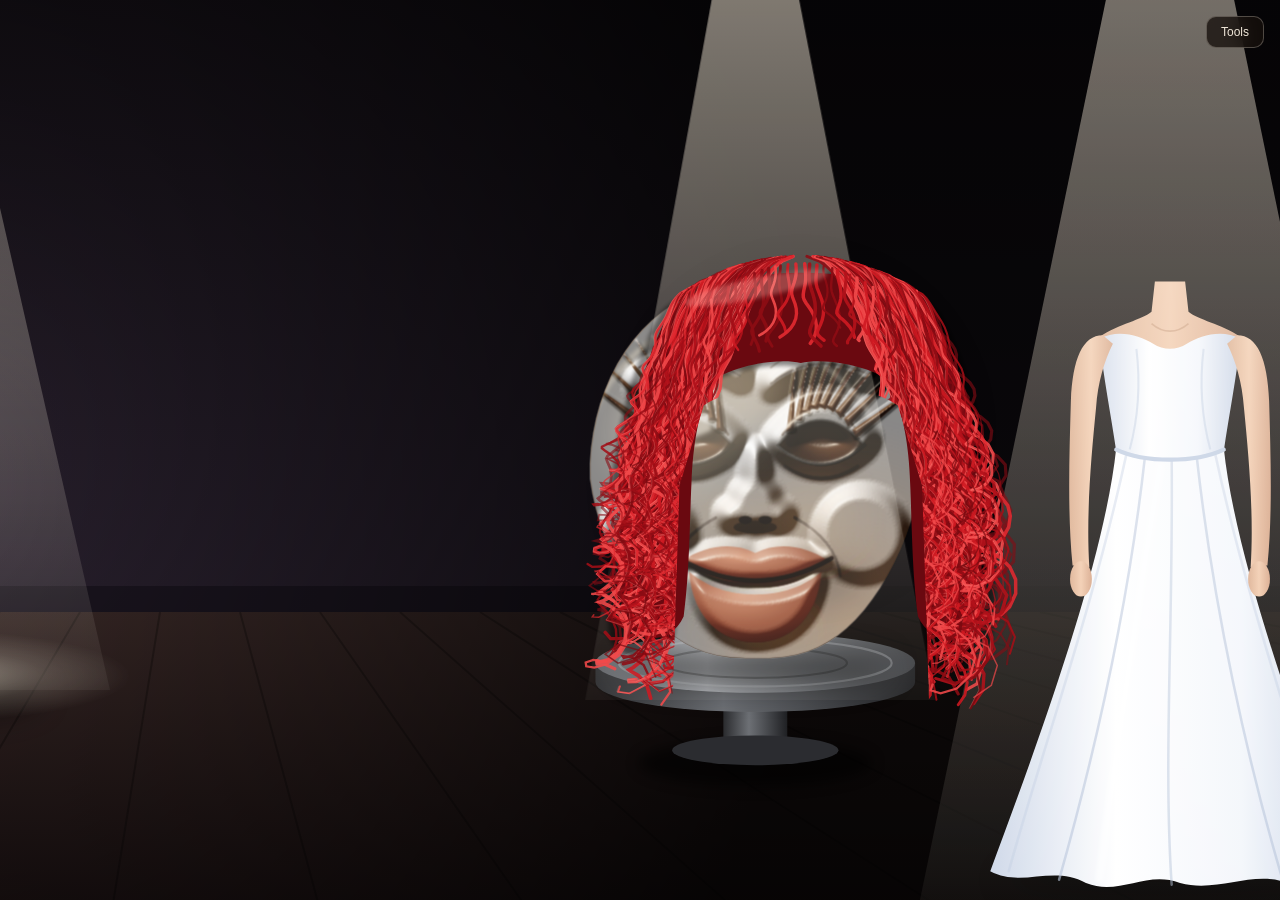
<file: she-left/index.html>
<!doctype html><html><head><meta charset=utf8><meta name=viewport content="width=device-width,initial-scale=1,viewport-fit=cover"><style>:root{color-scheme:light;box-sizing:border-box;padding-top:env(safe-area-inset-top,0px);padding-bottom:env(safe-area-inset-bottom,0px)}html{scroll-padding-top:env(safe-area-inset-top,0px)}body{margin:0;padding:0;font:14px -apple-system,BlinkMacSystemFont,sans-serif;background:#fff;color:#000}img{max-width:100%}[hidden]:not([hidden=until-found i]){display:none!important}</style></head><body>
<title>She Left</title>
<script>var __MODE=4;if(__MODE===1)document.documentElement.className+=" m1";</script>
<style>.m1 .row:has(.fsl){display:none}</style>
<style>
/* A single ball of clay on a solid color you choose. The color is the background, so there is no light/dark switch. */
:root { --bg: #1b1410; color-scheme: dark; }
html, body { height: 100%; }
body { margin: 0; background: var(--bg); overflow: hidden; }
svg { position: fixed; inset: 0; width: 100%; height: 100%; display: block; touch-action: none; cursor: grab; user-select: none; -webkit-user-select: none; }
svg.grabbing { cursor: grabbing; }
:root { --ink: #efe6d8; --soft: #b5a894; --line: rgba(239, 230, 216, 0.28); --font: ui-sans-serif, system-ui, -apple-system, "Segoe UI", sans-serif; }
.panel { max-height: calc(100vh - 32px); overflow-y: auto; position: fixed; top: 16px; right: 16px; z-index: 5; width: 232px; box-sizing: border-box; padding: 14px; border: 1px solid var(--line); border-radius: 14px; background: rgba(22, 16, 12, 0.78); backdrop-filter: blur(10px); -webkit-backdrop-filter: blur(10px); color: var(--ink); font: 13px/1.4 var(--font); }
.panel { transition: transform .7s ease, opacity .5s ease; }
.panel.away { transform: translateX(115%); opacity: 0; pointer-events: none; }
#ptoggle { position: fixed; top: 16px; right: 16px; z-index: 6; padding: 8px 14px; border-radius: 10px; border: 1px solid var(--line); background: rgba(22, 16, 12, 0.78); color: var(--ink); font: inherit; font-size: 12px; cursor: pointer; backdrop-filter: blur(10px); }
#ptoggle[hidden] { display: none; }
#bye { position: fixed; inset: 0; z-index: 7; display: flex; align-items: center; justify-content: center; pointer-events: none; opacity: 0; transition: opacity .4s ease; }
#bye.show { opacity: 1; }
#bye .byeBox { text-align: center; padding: 26px 34px; border-radius: 18px; background: rgba(22, 16, 12, 0.82); border: 1px solid var(--line); backdrop-filter: blur(12px); transform: scale(.6); }
#bye.show .byeBox { animation: pop .55s cubic-bezier(.2, 1.5, .4, 1) forwards; }
@keyframes pop { to { transform: scale(1); } }
#bye .byeT { color: var(--ink); font-size: 30px; font-weight: 600; margin-bottom: 16px; letter-spacing: .01em; }
#bye button { pointer-events: auto; padding: 11px 26px; border-radius: 12px; border: 0; background: #efe6d8; color: #1a120c; font: inherit; font-weight: 700; font-size: 15px; cursor: pointer; }
.panel h2 { margin: 0 0 10px; font-size: 11px; font-weight: 600; letter-spacing: 0.1em; text-transform: uppercase; color: var(--soft); }
.panel label { display: block; margin-bottom: 6px; color: var(--soft); font-size: 12px; }
.pick { display: flex; align-items: center; gap: 10px; }
.pick input[type="color"] { width: 44px; height: 36px; padding: 0; border: 1px solid var(--line); border-radius: 8px; background: none; cursor: pointer; }
.pick output { font: 500 13px ui-monospace, Menlo, Consolas, monospace; color: var(--ink); }
.sw { display: flex; flex-wrap: wrap; gap: 8px; margin: 12px 0 14px; }
.sw button { width: 28px; height: 28px; padding: 0; border-radius: 50%; border: 2px solid transparent; cursor: pointer; box-shadow: 0 0 0 1px var(--line); }
.sw button[aria-pressed="true"] { border-color: var(--ink); }
.row { margin: 0 0 12px; }
.row .top { display: flex; justify-content: space-between; align-items: baseline; margin-bottom: 4px; }
.row .top label { margin: 0; }
.row output { font: 500 12px ui-monospace, Menlo, Consolas, monospace; color: var(--ink); }
.panel input[type="range"] { width: 100%; margin: 0; accent-color: #efe6d8; cursor: pointer; }
.reset { width: 100%; min-height: 34px; margin-bottom: 8px; border: 1px solid var(--line); border-radius: 9px; background: transparent; color: var(--ink); font: 500 12px var(--font); cursor: pointer; }
.reset[aria-pressed="false"] { color: var(--soft); }
.reset:hover { background: rgba(255,255,255,0.08); }
.copy { width: 100%; min-height: 38px; border: 0; border-radius: 9px; background: var(--ink); color: #1a1410; font: 600 13px var(--font); cursor: pointer; }
.copy:hover { background: #fff; }
.panel button:focus-visible, .panel input:focus-visible { outline: 2px solid var(--ink); outline-offset: 2px; }
.panel textarea { display: block; width: 100%; box-sizing: border-box; margin-top: 10px; min-height: 96px; resize: vertical; border: 1px solid var(--line); border-radius: 8px; background: rgba(0,0,0,0.35); color: var(--ink); font: 12px/1.4 var(--font); padding: 8px; }
.panel textarea[hidden] { display: none; }
@media (max-width: 520px) { .panel { top: auto; bottom: 12px; right: 12px; left: 12px; width: auto; max-height: 56vh; } }
</style>

<svg id="scene" viewBox="0 0 1600 900" preserveAspectRatio="xMidYMid slice" role="img" aria-label="A wet ball of brown clay on a banding wheel, on a solid color background. A soft patch of light drifts across the clay; press, drag across the ball and it spins.">
  <defs>
    <linearGradient id="wall" x1="0" y1="0" x2="0" y2="1"><stop id="w0" offset="0" stop-color="#2b211b"/><stop id="w1" offset="0.55" stop-color="#4a392c"/><stop id="w2" offset="1" stop-color="#5d4735"/></linearGradient>
    <linearGradient id="winGlow" x1="0" y1="0" x2="0" y2="1"><stop offset="0" stop-color="#fff6dc"/><stop offset="0.6" stop-color="#ffe3a6"/><stop offset="1" stop-color="#f2c777"/></linearGradient>
    <linearGradient id="frameWood" x1="0" y1="0" x2="1" y2="0"><stop offset="0" stop-color="#3a2618"/><stop offset="0.5" stop-color="#5b3d26"/><stop offset="1" stop-color="#33200f"/></linearGradient>
    <linearGradient id="tableTop" x1="0" y1="0" x2="0" y2="1"><stop offset="0" stop-color="#7a5333"/><stop offset="0.5" stop-color="#6a4528"/><stop offset="1" stop-color="#3d2616"/></linearGradient>
    <linearGradient id="tableEdge" x1="0" y1="0" x2="0" y2="1"><stop offset="0" stop-color="#4d3019"/><stop offset="1" stop-color="#21130a"/></linearGradient>
    <linearGradient id="shaft" x1="0" y1="0" x2="1" y2="1"><stop offset="0" stop-color="#ffe9b8" stop-opacity="0.55"/><stop offset="1" stop-color="#ffd48a" stop-opacity="0"/></linearGradient>
    <linearGradient id="cone" x1="0" y1="0" x2="0" y2="1"><stop offset="0" stop-color="#ffe2a0" stop-opacity="0.5"/><stop offset="1" stop-color="#ffd07a" stop-opacity="0"/></linearGradient>
    <linearGradient id="wheelTop" x1="0" y1="0" x2="1" y2="0"><stop offset="0" stop-color="#5b5e63"/><stop offset="0.35" stop-color="#b9bcc1"/><stop offset="0.7" stop-color="#6e7176"/><stop offset="1" stop-color="#3c3e42"/></linearGradient>
    <linearGradient id="wheelSide" x1="0" y1="0" x2="1" y2="0"><stop offset="0" stop-color="#2a2b2e"/><stop offset="0.4" stop-color="#6d7075"/><stop offset="1" stop-color="#1f2023"/></linearGradient>
    <radialGradient id="bulb"><stop offset="0" stop-color="#fffbe8"/><stop offset="0.25" stop-color="#ffe9ae" stop-opacity="0.9"/><stop offset="1" stop-color="#ffc766" stop-opacity="0"/></radialGradient>
    <radialGradient id="pool"><stop offset="0" stop-color="#ffd890" stop-opacity="0.55"/><stop offset="1" stop-color="#ffd890" stop-opacity="0"/></radialGradient>
    <radialGradient id="clayBase" cx="0.36" cy="0.28" r="0.85"><stop offset="0" stop-color="#8a5a37"/><stop offset="0.3" stop-color="#65401f"/><stop offset="0.65" stop-color="#432512"/><stop offset="1" stop-color="#1b0d06"/></radialGradient>
    <radialGradient id="bounce" cx="0.78" cy="0.9" r="0.55"><stop offset="0" stop-color="#d79a62" stop-opacity="0.42"/><stop offset="1" stop-color="#d79a62" stop-opacity="0"/></radialGradient>
    <radialGradient id="lumpD"><stop offset="0" stop-color="#1c0d05" stop-opacity="0.5"/><stop offset="1" stop-color="#1c0d05" stop-opacity="0"/></radialGradient>
    <radialGradient id="lumpL"><stop offset="0" stop-color="#c58a58" stop-opacity="0.26"/><stop offset="1" stop-color="#d9a06a" stop-opacity="0"/></radialGradient>
    <radialGradient id="stone"><stop offset="0" stop-color="#fffaf0" stop-opacity="0.95"/><stop offset="0.35" stop-color="#ffe7b8" stop-opacity="0.6"/><stop offset="1" stop-color="#ffd7a0" stop-opacity="0"/></radialGradient>
    <radialGradient id="vig" cx="0.5" cy="0.45" r="0.75"><stop offset="0.5" stop-color="#000" stop-opacity="0"/><stop offset="1" stop-color="#000" stop-opacity="0.6"/></radialGradient>
    <radialGradient id="featLight" cx="0.36" cy="0.3" r="0.85"><stop offset="0" stop-color="#c08a5c"/><stop offset="0.45" stop-color="#855230"/><stop offset="1" stop-color="#4a2813"/></radialGradient>
    <radialGradient id="featLip" cx="0.4" cy="0.3" r="0.9"><stop offset="0" stop-color="#cf8460"/><stop offset="0.5" stop-color="#97492f"/><stop offset="1" stop-color="#55261b"/></radialGradient>
    <filter id="puffy" filterUnits="userSpaceOnUse" x="590" y="290" width="420" height="360">
      <feGaussianBlur in="SourceAlpha" stdDeviation="2.4" result="blur"/>
      <feSpecularLighting in="blur" surfaceScale="6" specularConstant="0.95" specularExponent="18" lighting-color="#ffe9cc" result="spec"><feDistantLight azimuth="235" elevation="48"/></feSpecularLighting>
      <feComposite in="spec" in2="SourceAlpha" operator="in" result="specc"/>
      <feGaussianBlur in="SourceAlpha" stdDeviation="3" result="sb"/><feOffset in="sb" dx="2.5" dy="4" result="so"/>
      <feFlood flood-color="#0e0603" flood-opacity="0.5"/><feComposite in2="so" operator="in" result="shadow"/>
      <feMerge><feMergeNode in="shadow"/><feMergeNode in="SourceGraphic"/><feMergeNode in="specc"/></feMerge>
    </filter>
    <filter id="puffyLash" filterUnits="userSpaceOnUse" x="590" y="290" width="420" height="360">
      <feGaussianBlur in="SourceAlpha" stdDeviation="1.6" result="blur"/>
      <feSpecularLighting in="blur" surfaceScale="3" specularConstant="0.28" specularExponent="14" lighting-color="#d9a878" result="spec"><feDistantLight azimuth="235" elevation="48"/></feSpecularLighting>
      <feComposite in="spec" in2="SourceAlpha" operator="in" result="specc"/>
      <feGaussianBlur in="SourceAlpha" stdDeviation="2" result="sb"/><feOffset in="sb" dx="1.5" dy="3" result="so"/>
      <feFlood flood-color="#0e0603" flood-opacity="0.45"/><feComposite in2="so" operator="in" result="shadow"/>
      <feMerge><feMergeNode in="shadow"/><feMergeNode in="SourceGraphic"/><feMergeNode in="specc"/></feMerge>
    </filter>
    <radialGradient id="hole" cx="0.5" cy="0.4" r="0.7"><stop offset="0" stop-color="#2a140a"/><stop offset="0.6" stop-color="#120804"/><stop offset="1" stop-color="#050201"/></radialGradient>
    <radialGradient id="fingG"><stop offset="0" stop-color="#120803" stop-opacity="0.5"/><stop offset="0.7" stop-color="#120803" stop-opacity="0.22"/><stop offset="1" stop-color="#120803" stop-opacity="0"/></radialGradient>
    <radialGradient id="smudge"><stop offset="0" stop-color="#140904" stop-opacity="0.4"/><stop offset="1" stop-color="#140904" stop-opacity="0"/></radialGradient>
    <filter id="rlM" filterUnits="userSpaceOnUse" x="520" y="200" width="560" height="480" color-interpolation-filters="sRGB"><feGaussianBlur in="SourceAlpha" stdDeviation="5" result="h"/><feDiffuseLighting in="h" surfaceScale="16" diffuseConstant="1" lighting-color="#ffffff"><feDistantLight azimuth="235" elevation="30"/></feDiffuseLighting></filter>
    <filter id="rlL" filterUnits="userSpaceOnUse" x="520" y="200" width="560" height="480" color-interpolation-filters="sRGB"><feGaussianBlur in="SourceAlpha" stdDeviation="1.3" result="h"/><feDiffuseLighting in="h" surfaceScale="7" diffuseConstant="1" lighting-color="#ffffff"><feDistantLight azimuth="235" elevation="30"/></feDiffuseLighting></filter>
    <filter id="spM" filterUnits="userSpaceOnUse" x="520" y="200" width="560" height="480" color-interpolation-filters="sRGB"><feGaussianBlur in="SourceAlpha" stdDeviation="5" result="h"/><feSpecularLighting in="h" surfaceScale="16" specularConstant="0.85" specularExponent="24" lighting-color="#ffeed6"><feDistantLight azimuth="235" elevation="34"/></feSpecularLighting></filter>
    <filter id="spL" filterUnits="userSpaceOnUse" x="520" y="200" width="560" height="480" color-interpolation-filters="sRGB"><feGaussianBlur in="SourceAlpha" stdDeviation="1.3" result="h"/><feSpecularLighting in="h" surfaceScale="7" specularConstant="0.7" specularExponent="22" lighting-color="#ffeed6"><feDistantLight azimuth="235" elevation="34"/></feSpecularLighting></filter>

    <linearGradient id="roomWall" x1="0" y1="0" x2="0" y2="1"><stop offset="0" stop-color="#171219"/><stop offset="1" stop-color="#2b2230"/></linearGradient>
    <linearGradient id="roomWallL" x1="0" y1="0" x2="1" y2="0"><stop offset="0" stop-color="#0b080e"/><stop offset="1" stop-color="#1b1520"/></linearGradient>
    <linearGradient id="roomFloor" x1="0" y1="0" x2="0" y2="1"><stop offset="0" stop-color="#3b2a28"/><stop offset="1" stop-color="#1c1213"/></linearGradient>
    <linearGradient id="pedBody" x1="0" y1="0" x2="1" y2="0"><stop offset="0" stop-color="#3a3340"/><stop offset="0.45" stop-color="#8a7f93"/><stop offset="1" stop-color="#2a242f"/></linearGradient>
    <radialGradient id="pedTop"><stop offset="0" stop-color="#cfc5d6"/><stop offset="1" stop-color="#72697b"/></radialGradient>
    <linearGradient id="spotCone" x1="0" y1="0" x2="0" y2="1"><stop offset="0" stop-color="#fff3df" stop-opacity="0.5"/><stop offset="1" stop-color="#fff3df" stop-opacity="0.07"/></linearGradient>
    <radialGradient id="spotPool"><stop offset="0" stop-color="#fff0d8" stop-opacity="0.75"/><stop offset="0.6" stop-color="#fff0d8" stop-opacity="0.22"/><stop offset="1" stop-color="#fff0d8" stop-opacity="0"/></radialGradient>
    <radialGradient id="roomVig" cx="380" cy="470" r="900" gradientUnits="userSpaceOnUse"><stop offset="0" stop-color="#000" stop-opacity="0"/><stop offset="0.45" stop-color="#000" stop-opacity="0.35"/><stop offset="1" stop-color="#000" stop-opacity="0.78"/></radialGradient>
    <radialGradient id="wigRed" cx="0" cy="40" r="290" gradientUnits="userSpaceOnUse"><stop offset="0" stop-color="#f0464a"/><stop offset="0.5" stop-color="#c8161e"/><stop offset="1" stop-color="#6e0a10"/></radialGradient>
    <linearGradient id="spotTopG" x1="0" y1="0" x2="0" y2="1"><stop offset="0" stop-color="#fff3df" stop-opacity="0.5"/><stop offset="1" stop-color="#fff3df" stop-opacity="0.05"/></linearGradient>
    <linearGradient id="dressG" x1="0" y1="0" x2="1" y2="0"><stop offset="0" stop-color="#cdd7e8"/><stop offset="0.35" stop-color="#ffffff"/><stop offset="0.7" stop-color="#f3f6fb"/><stop offset="1" stop-color="#c3cfe3"/></linearGradient>
    <linearGradient id="skinG" x1="0" y1="0" x2="1" y2="0"><stop offset="0" stop-color="#d9a98a"/><stop offset="0.5" stop-color="#f1c8aa"/><stop offset="1" stop-color="#d4a082"/></linearGradient>
    <clipPath id="wigClip"><path id="wigClipP" d=""/></clipPath>
    <filter id="b2" x="-20%" y="-20%" width="140%" height="140%"><feGaussianBlur stdDeviation="2"/></filter>
    <filter id="b6" x="-30%" y="-30%" width="160%" height="160%"><feGaussianBlur stdDeviation="6"/></filter>
    <filter id="bsh" x="-30%" y="-300%" width="160%" height="700%"><feGaussianBlur stdDeviation="16"/></filter>
    <filter id="b18" x="-40%" y="-40%" width="180%" height="180%"><feGaussianBlur stdDeviation="18"/></filter>
    <filter id="b40" x="-50%" y="-50%" width="200%" height="200%"><feGaussianBlur stdDeviation="40"/></filter>
    <filter id="plaster" x="0" y="0" width="100%" height="100%"><feTurbulence type="fractalNoise" baseFrequency="0.9" numOctaves="3" seed="4"/><feColorMatrix values="0 0 0 0 0  0 0 0 0 0  0 0 0 0 0  0 0 0 0.5 -0.1"/></filter>
    <filter id="grain" x="0" y="0" width="100%" height="100%"><feTurbulence type="fractalNoise" baseFrequency="0.012 0.18" numOctaves="3" seed="9"/><feColorMatrix values="0 0 0 0 0.1  0 0 0 0 0.05  0 0 0 0 0.02  0 0 0 0.9 -0.28"/></filter>
    <clipPath id="tableClip"><rect x="0" y="640" width="1600" height="260"/></clipPath>
    <clipPath id="ballClip"><path id="ballClipPath" d=""/></clipPath>
  </defs>

  <rect id="bgrect" width="1600" height="900" fill="#2563ff"/>
  <g id="room" opacity="0" pointer-events="none">
    <rect x="-400" width="2400" height="900" fill="#120e16"/>
    <rect x="300" y="-10" width="1900" height="620" fill="url(#roomWall)"/>
    <polygon points="-20,-40 300,30 300,612 -20,800" fill="url(#roomWallL)"/>
    <polygon points="-20,800 300,610 2200,610 2200,920 -20,920" fill="url(#roomFloor)"/>
    <g id="boards" stroke="#000" stroke-opacity="0.28" stroke-width="2"></g>
    <polygon points="300,586 2200,586 2200,612 300,612" fill="#1c1621"/>
    <polygon points="-20,774 300,586 300,612 -20,800" fill="#171219"/>
    <rect x="296" y="30" width="8" height="582" fill="#000" opacity="0.5" filter="url(#b2)"/>
    <ellipse cx="380" cy="694" rx="120" ry="22" fill="#000" opacity="0.6" filter="url(#bsh)"/>
    <path d="M300 594 L300 676 C300 700 460 700 460 676 L460 594 Z" fill="url(#pedBody)"/>
    <ellipse cx="380" cy="594" rx="80" ry="17" fill="url(#pedTop)"/>
    <ellipse id="spotPool" cx="380" cy="676" rx="210" ry="46" fill="url(#spotPool)" style="mix-blend-mode:screen"/>
    <polygon id="spotCone" points="352,-20 408,-20 570,690 190,690" fill="url(#spotCone)" style="mix-blend-mode:screen"/>
    <rect x="-400" width="2600" height="900" fill="url(#roomVig)"/>
  </g>

  <g id="woman" transform="translate(1800 290) scale(0.84)" pointer-events="none">
    <ellipse cx="0" cy="702" rx="200" ry="20" fill="#000" opacity="0.5" filter="url(#bsh)"/>
    <g id="wSkirt">
      <path d="M-64 188 C-78 320 -150 520 -214 692 C-176 712 -140 684 -100 706 C-60 722 -28 690 12 706 C58 718 98 690 140 706 C176 712 200 700 214 692 C150 520 78 320 64 188 Z" fill="url(#dressG)"/>
      <g fill="none" stroke-linecap="round">
        <path d="M-30 200 C-50 380 -92 560 -132 702" stroke="#b6c3da" stroke-width="3" stroke-opacity="0.6"/>
        <path d="M2 200 C4 400 -8 560 2 708" stroke="#b6c3da" stroke-width="3" stroke-opacity="0.5"/>
        <path d="M32 200 C52 380 92 560 134 702" stroke="#b6c3da" stroke-width="3" stroke-opacity="0.6"/>
        <path d="M-52 196 C-92 380 -150 540 -192 692" stroke="#c4cfe3" stroke-width="3" stroke-opacity="0.5"/>
        <path d="M54 196 C94 380 152 540 194 692" stroke="#c4cfe3" stroke-width="3" stroke-opacity="0.5"/>
        <path d="M-12 210 C-36 360 -60 520 -84 700" stroke="#fff" stroke-width="10" stroke-opacity="0.55" filter="url(#b2)"/>
      </g>
    </g>
    <path d="M-84 56 C-60 40 -34 36 -22 26 L-18 -10 L18 -10 L22 26 C34 36 60 40 84 56 L84 74 L-84 74 Z" fill="url(#skinG)"/>
    <path d="M-22 40 C-8 52 8 52 22 40" fill="none" stroke="#b98768" stroke-width="2" stroke-opacity="0.5"/>
    <path d="M-84 58 C-62 46 -36 54 -20 64 C-8 72 8 72 20 64 C36 54 62 46 84 58 C80 100 70 150 64 192 C30 206 -30 206 -64 192 C-70 150 -80 100 -84 58 Z" fill="url(#dressG)"/>
    <path d="M-64 190 C-30 206 30 206 64 190" fill="none" stroke="#c0cde2" stroke-width="5" stroke-linecap="round"/>
    <path d="M-40 70 C-34 120 -40 160 -48 190 M40 70 C34 120 40 160 48 190" fill="none" stroke="#c9d4e6" stroke-width="2.5" stroke-opacity="0.7"/>
    <g id="wArmL"><path d="M-80 54 C-104 54 -116 82 -118 132 C-120 200 -122 268 -116 328 L-96 330 C-100 270 -94 200 -88 140 C-86 110 -78 84 -68 64 Z" fill="url(#skinG)"/><ellipse cx="-106" cy="344" rx="13" ry="21" fill="url(#skinG)"/></g>
    <g id="wArmR"><path d="M80 54 C104 54 116 82 118 132 C120 200 122 268 116 328 L96 330 C100 270 94 200 88 140 C86 110 78 84 68 64 Z" fill="url(#skinG)"/><ellipse cx="106" cy="344" rx="13" ry="21" fill="url(#skinG)"/></g>
  </g>
  <g id="spotW" opacity="0" pointer-events="none" style="mix-blend-mode:screen"><polygon points="1270,-20 1390,-20 1580,900 1080,900" fill="url(#spotTopG)"/></g>
  <g id="cam">

  <!-- the banding wheel -->
  <g id="wheel" transform="translate(800 623) scale(1.1) translate(-800 -668)">
    <ellipse cx="800" cy="762" rx="110" ry="22" fill="#000" opacity="0.55" filter="url(#b6)"/>
    <path d="M770 690 L770 748 Q800 760 830 748 L830 690Z" fill="url(#wheelSide)"/>
    <ellipse cx="800" cy="750" rx="78" ry="14" fill="#2b2c30"/>
    <path d="M650 668 L650 686 A150 28 0 0 0 950 686 L950 668Z" fill="url(#wheelSide)"/>
    <ellipse cx="800" cy="668" rx="150" ry="28" fill="url(#wheelTop)"/>
    <ellipse cx="800" cy="668" rx="128" ry="22" fill="none" stroke="#eef0f3" stroke-opacity="0.28" stroke-width="2"/>
    <ellipse cx="800" cy="668" rx="86" ry="14" fill="none" stroke="#000" stroke-opacity="0.25" stroke-width="2"/>
  </g>

  <!-- the clay -->
  <ellipse id="contact" cx="800" cy="628" rx="140" ry="18" fill="#000" opacity="0.6" filter="url(#bsh)"/>
  <g id="ball">
    <path id="ballFill" d="" fill="url(#clayBase)"/>
    <g clip-path="url(#ballClip)">
      <g id="lumps"></g>
      <g id="grooves" fill="none" stroke-linecap="round" stroke-linejoin="round"></g>
      <g id="dimples"></g>
      <g id="grit"></g>
      <path id="bounceP" d="" fill="url(#bounce)"/>
      <g id="drops"></g>
      <rect id="dim" x="0" y="0" width="1600" height="900" fill="#100703" opacity="0"/>
      <rect id="boost" x="0" y="0" width="1600" height="900" fill="#ffd9a0" opacity="0" style="mix-blend-mode:screen"/>
      <g id="faceform" opacity="0" filter="url(#b18)">
        <ellipse cx="800" cy="338" rx="92" ry="40" fill="#e9bd8a" opacity="0.22"/>
        <ellipse cx="748" cy="470" rx="50" ry="36" fill="#e9bd8a" opacity="0.2"/><ellipse cx="852" cy="470" rx="50" ry="36" fill="#e9bd8a" opacity="0.14"/>
        <ellipse cx="742" cy="538" rx="56" ry="24" fill="#120803" opacity="0.2"/><ellipse cx="858" cy="538" rx="56" ry="24" fill="#120803" opacity="0.26"/>
        <ellipse cx="800" cy="596" rx="46" ry="22" fill="#e9bd8a" opacity="0.14"/>
      </g>
      <g id="features">
        <g id="fColor"></g>
        <g id="fRelM" style="mix-blend-mode:soft-light" filter="url(#rlM)"></g>
        <g id="fRelL" style="mix-blend-mode:soft-light" filter="url(#rlL)"></g>
        <g id="fSpM" style="mix-blend-mode:screen" filter="url(#spM)"></g>
        <g id="fSpL" style="mix-blend-mode:screen" filter="url(#spL)"></g>
        <g id="fFinger" opacity="0"></g>
      </g>
      <!-- wet sheen: a window reflection and soft highlights fixed to the light, not to the spin -->
      <g id="sheen" style="mix-blend-mode:screen">
        <ellipse id="shBroad" fill="#ffe2b8" opacity="0.28" filter="url(#b18)"/>
        <g id="shWin" filter="url(#b2)" fill="#fff7e6" opacity="0.62"></g>
        <ellipse id="shSharp" fill="#fffaf0" opacity="0.8" filter="url(#b2)"/>
        <path id="shRim" d="" fill="none" stroke="#ffe0a8" stroke-width="5" stroke-linecap="round" opacity="0.4" filter="url(#b2)"/>
        <path id="shStreak" d="" fill="none" stroke="#fff3da" stroke-width="3" stroke-linecap="round" opacity="0.4" filter="url(#b2)"/>
      </g>
      <!-- the patch of light that drifts across the clay until you drag -->
      <ellipse id="stoneLight" rx="64" ry="120" fill="url(#stone)" style="mix-blend-mode:screen" opacity="0"/>
    </g>
  </g>

  <g id="cue2g"><g id="cue2" opacity="0"></g></g>
  </g>

  <g id="spotTop" opacity="0" pointer-events="none" style="mix-blend-mode:screen"><polygon points="1010,-20 1090,-20 1230,700 880,700" fill="url(#spotTopG)"/></g>
  <g id="wigG" opacity="0" style="cursor:grab;touch-action:none" transform="translate(380 404) scale(0.5)">
    <circle cx="0" cy="130" r="210" fill="rgba(0,0,0,0.004)"/>
    <g id="wigIn"></g>
  </g>
  <circle id="headHit" cx="800" cy="440" r="0" fill="rgba(0,0,0,0.004)" style="cursor:grab;touch-action:none" pointer-events="none"/>
  <g id="cue3" opacity="0" pointer-events="none"></g>
  <g id="cue4" opacity="0" pointer-events="none"></g>
</svg>

<button id="ptoggle" hidden>Tools</button>
<div id="bye" aria-live="polite"><div class="byeBox"><div class="byeT">uh oh, she left!</div><button id="byeBtn">try again?</button></div></div>
<div class="panel" id="panel">
  <h2>Tools</h2>
  <label for="bgc">Background color</label>
  <div class="pick"><input type="color" id="bgc" value="#2563ff"><output id="bgv" for="bgc">#2563ff</output></div>
  <div class="sw" id="sw" role="group" aria-label="Background presets"></div>
  <div class="row"><div class="top"><label for="bs">Background saturation</label><output id="bsv" for="bs">100%</output></div><input type="range" id="bs" min="0" max="100" value="100"></div>
  <div class="row"><div class="top"><label for="bl">Background lightness</label><output id="blv" for="bl">57%</output></div><input type="range" id="bl" min="6" max="94" value="57"></div>
  <div class="row"><div class="top"><label for="lt">Light on the clay</label><output id="ltv" for="lt">100%</output></div><input type="range" id="lt" min="20" max="140" value="100"></div>
  <div class="row"><div class="top"><label for="sz">Size</label><output id="szv" for="sz">100%</output></div><input type="range" id="sz" min="55" max="135" value="100"></div>
  <div class="row"><div class="top"><label for="fel">Eyes length</label><output id="felv" for="fel">100%</output></div><input type="range" class="fsl" id="fel" min="60" max="170" value="138" data-def="138"></div>
  <div class="row"><div class="top"><label for="few">Eyes width</label><output id="fewv" for="few">100%</output></div><input type="range" class="fsl" id="few" min="60" max="170" value="100" data-def="100"></div>
  <div class="row"><div class="top"><label for="fnl">Nose length</label><output id="fnlv" for="fnl">100%</output></div><input type="range" class="fsl" id="fnl" min="60" max="170" value="93" data-def="93"></div>
  <div class="row"><div class="top"><label for="fnw">Nose width</label><output id="fnwv" for="fnw">100%</output></div><input type="range" class="fsl" id="fnw" min="60" max="170" value="85" data-def="85"></div>
  <div class="row"><div class="top"><label for="fml">Mouth length</label><output id="fmlv" for="fml">100%</output></div><input type="range" class="fsl" id="fml" min="60" max="170" value="130" data-def="130"></div>
  <div class="row"><div class="top"><label for="fmw">Mouth width</label><output id="fmwv" for="fmw">100%</output></div><input type="range" class="fsl" id="fmw" min="60" max="170" value="107" data-def="107"></div>
  <button type="button" class="reset" id="snd" aria-pressed="true">Sound: on</button>
  <button type="button" class="reset" id="reset">Reset the clay</button>
  <button type="button" class="copy" id="copy">Copy values as a prompt</button>
  <textarea id="fallback" readonly hidden aria-label="Prompt text"></textarea>
</div>

<script>
(function () {
  var NS = 'http://www.w3.org/2000/svg', svg = document.getElementById('scene');
  var reduce = window.matchMedia('(prefers-reduced-motion: reduce)').matches;
  function $(id) { return document.getElementById(id); }
  function mk(tag, attrs, parent) { var e = document.createElementNS(NS, tag); for (var k in attrs) e.setAttribute(k, attrs[k]); if (parent) parent.appendChild(e); return e; }
  function rng(seed) { var s = seed >>> 0 || 1; return function () { s = (s * 1664525 + 1013904223) >>> 0; return s / 4294967296; }; }
  function clamp(v, a, b) { return v < a ? a : v > b ? b : v; }
  function ease(t) { return 0.5 - 0.5 * Math.cos(Math.PI * clamp(t, 0, 1)); }

  var CX = 800, CY = 440, R = 190, TILT = 0.2;
  var r = rng(7), i;

  /* the lumpy outline of the ball */
  function outline(m) {
    var d = '', st = 0.08;
    for (var a = 0; a < Math.PI * 2 + st; a += st) {
      var rr = R * (1 + 0.016 * Math.sin(3 * a + 1) + 0.011 * Math.sin(5 * a + 2) + 0.007 * Math.sin(8 * a));
      var x0 = CX + Math.cos(a) * rr, y0 = CY + Math.sin(a) * rr * 0.995;
      /* a smooth head: full across the brow, tapering to a soft jaw and chin */
      var low = Math.max(0, Math.sin(a)), ca = Math.cos(a), x1 = CX + R * (ca < 0 ? -1 : 1) * Math.pow(Math.abs(ca), low > 0 ? 0.74 : 0.9) * (0.9 - 0.19 * Math.pow(low, 1.2)), y1 = CY - 0.06 * R + R * 1.04 * Math.sin(a) * (1 - 0.04 * Math.pow(low, 3));
      var x = x0 + (x1 - x0) * m, y = y0 + (y1 - y0) * m;
      d += (d ? 'L' : 'M') + x.toFixed(1) + ' ' + y.toFixed(1);
    }
    return d + 'Z';
  }
  function setOutline(m) { var od = outline(m); $('ballFill').setAttribute('d', od); $('ballClipPath').setAttribute('d', od); $('bounceP').setAttribute('d', od); }
  setOutline(0);

  /* marks that live on the sphere and turn with it */
  var lumps = [], dimples = [], grooves = [], grit = [], drops = [];
  function randPt() { var lon = r() * Math.PI * 2, lat = Math.asin(r() * 2 - 1); return [lon, lat]; }
  var gl = $('lumps'), gd = $('dimples'), gg = $('grooves'), gt = $('grit'), gdr = $('drops');
  for (i = 0; i < 18; i++) { var p = randPt(), dark = i % 2 === 0, rad = 38 + r() * 46; lumps.push({ lon: p[0], lat: p[1], rad: rad, el: mk('circle', { r: rad, fill: dark ? 'url(#lumpD)' : 'url(#lumpL)' }, gl) }); }
  for (i = 0; i < 70; i++) { var q = randPt(), rr2 = 6 + r() * 12; dimples.push({ lon: q[0], lat: q[1], rad: rr2, a: mk('ellipse', { rx: rr2, ry: rr2, fill: '#1d0d05', 'fill-opacity': 0.5 }, gd), b: mk('ellipse', { rx: rr2 * 0.8, ry: rr2 * 0.8, fill: '#c68a58', 'fill-opacity': 0.3 }, gd) }); }
  for (i = 0; i < 9; i++) { var g0 = randPt(); grooves.push({ lon: g0[0], lat: g0[1] * 0.75, len: 0.7 + r() * 0.9, wob: r() * 6, dk: mk('path', { stroke: '#1e0e05', 'stroke-opacity': 0.4, 'stroke-width': 7, filter: 'url(#b2)' }, gg), lt: mk('path', { stroke: '#e1a873', 'stroke-opacity': 0.34, 'stroke-width': 2.4 }, gg) }); }
  for (i = 0; i < 200; i++) { var s0 = randPt(); grit.push({ lon: s0[0], lat: s0[1], el: mk('circle', { r: 0.7 + r() * 1.3, fill: r() < 0.55 ? '#1a0b04' : '#d8a06a', 'fill-opacity': 0.5 }, gt) }); }
  for (i = 0; i < 26; i++) { var w0 = randPt(), wr = 2.6 + r() * 3.4; drops.push({ lon: w0[0], lat: w0[1], rad: wr, o: mk('circle', { r: wr, fill: '#2a1409', 'fill-opacity': 0.45 }, gdr), h: mk('circle', { r: wr * 0.38, fill: '#fff8ea', 'fill-opacity': 0.9 }, gdr) }); }

  /* the wet sheen */
  var shWin = $('shWin');
  [[-0.4, -0.5], [-0.3, -0.5], [-0.4, -0.32], [-0.3, -0.32]].forEach(function (c) {
    mk('rect', { x: CX + c[0] * R - 15, y: CY + c[1] * R - 12, width: 26, height: 20, rx: 4, transform: 'rotate(-22 ' + (CX + c[0] * R) + ' ' + (CY + c[1] * R) + ')' }, shWin);
  });
  function set(el, o) { for (var k in o) el.setAttribute(k, o[k]); }
  set($('shBroad'), { cx: CX - 0.34 * R, cy: CY - 0.4 * R, rx: R * 0.5, ry: R * 0.36, transform: 'rotate(-35 ' + (CX - 0.34 * R) + ' ' + (CY - 0.4 * R) + ')' });
  set($('shSharp'), { cx: CX - 0.5 * R, cy: CY - 0.62 * R, rx: R * 0.1, ry: R * 0.05, transform: 'rotate(-38 ' + (CX - 0.5 * R) + ' ' + (CY - 0.62 * R) + ')' });
  var rimPts = [], ra;
  for (ra = 3.35; ra <= 4.75; ra += 0.1) rimPts.push((CX + Math.cos(ra) * (R - 6)).toFixed(1) + ' ' + (CY + Math.sin(ra) * (R - 6)).toFixed(1));
  $('shRim').setAttribute('d', 'M' + rimPts.join('L'));
  $('shStreak').setAttribute('d', 'M' + (CX + 0.12 * R) + ' ' + (CY - 0.78 * R) + ' Q' + (CX + 0.4 * R) + ' ' + (CY - 0.7 * R) + ' ' + (CX + 0.62 * R) + ' ' + (CY - 0.4 * R));

  /* projection */
  var yaw = 0, LX = -0.5, LY = 0.62, LZ = 0.6;
  function proj(lon, lat) {
    var cl = Math.cos(lat), x = cl * Math.sin(lon + yaw), y = Math.sin(lat), z = cl * Math.cos(lon + yaw);
    var ct = Math.cos(TILT), st = Math.sin(TILT), y2 = y * ct - z * st, z2 = y * st + z * ct;
    return [x, y2, z2];
  }
  function place(el, p, rad, extra) {
    var x = p[0], y = p[1], z = p[2];
    var vis = clamp((z - 0.04) / 0.2, 0, 1);
    el.setAttribute('opacity', vis.toFixed(2));
    if (vis <= 0) return false;
    return true;
  }
  function updateMarks() {
    var k, o, p, X, Y, ang, zc;
    for (k = 0; k < lumps.length; k++) {
      o = lumps[k]; p = proj(o.lon, o.lat);
      if (!place(o.el, p)) continue;
      X = CX + R * p[0]; Y = CY - R * p[1]; zc = Math.max(0.15, p[2]); ang = Math.atan2(-p[1], p[0]) * 180 / Math.PI;
      o.el.setAttribute('transform', 'translate(' + X.toFixed(1) + ' ' + Y.toFixed(1) + ') rotate(' + ang.toFixed(1) + ') scale(' + zc.toFixed(3) + ' 1)');
    }
    for (k = 0; k < dimples.length; k++) {
      o = dimples[k]; p = proj(o.lon, o.lat);
      var vis = place(o.a, p); o.b.setAttribute('opacity', o.a.getAttribute('opacity'));
      if (!vis) continue;
      X = CX + R * p[0]; Y = CY - R * p[1]; zc = Math.max(0.12, p[2]); ang = Math.atan2(-p[1], p[0]) * 180 / Math.PI;
      o.a.setAttribute('transform', 'translate(' + X.toFixed(1) + ' ' + Y.toFixed(1) + ') rotate(' + ang.toFixed(1) + ') scale(' + zc.toFixed(3) + ' 1)');
      o.b.setAttribute('transform', 'translate(' + (X + o.rad * 0.3).toFixed(1) + ' ' + (Y + o.rad * 0.34).toFixed(1) + ') rotate(' + ang.toFixed(1) + ') scale(' + zc.toFixed(3) + ' 1)');
    }
    for (k = 0; k < grooves.length; k++) {
      o = grooves[k]; var d = '', dl = '', pen = false, n = 14, t;
      for (t = 0; t <= n; t++) {
        var lon = o.lon + (t / n - 0.5) * o.len, lat = o.lat + Math.sin(t / n * 6.28 + o.wob) * 0.06;
        p = proj(lon, lat);
        if (p[2] > 0.08) { X = CX + R * p[0]; Y = CY - R * p[1]; d += (pen ? 'L' : 'M') + X.toFixed(1) + ' ' + Y.toFixed(1); dl += (pen ? 'L' : 'M') + (X + 1.5).toFixed(1) + ' ' + (Y + 3).toFixed(1); pen = true; } else pen = false;
      }
      o.dk.setAttribute('d', d); o.lt.setAttribute('d', dl);
    }
    for (k = 0; k < grit.length; k++) {
      o = grit[k]; p = proj(o.lon, o.lat);
      if (p[2] < 0.05) { o.el.setAttribute('opacity', 0); continue; }
      o.el.setAttribute('opacity', clamp((p[2] - 0.05) / 0.25, 0, 1).toFixed(2));
      o.el.setAttribute('cx', (CX + R * p[0]).toFixed(1)); o.el.setAttribute('cy', (CY - R * p[1]).toFixed(1));
    }
    for (k = 0; k < drops.length; k++) {
      o = drops[k]; p = proj(o.lon, o.lat);
      if (p[2] < 0.1) { o.o.setAttribute('opacity', 0); o.h.setAttribute('opacity', 0); continue; }
      var a2 = clamp((p[2] - 0.1) / 0.25, 0, 1).toFixed(2);
      X = CX + R * p[0]; Y = CY - R * p[1];
      o.o.setAttribute('opacity', a2); o.o.setAttribute('cx', X.toFixed(1)); o.o.setAttribute('cy', (Y + 1).toFixed(1));
      o.h.setAttribute('opacity', (a2 * (0.35 + 0.65 * clamp(p[0] * LX * -1 + p[1] * LY + p[2] * LZ, 0, 1))).toFixed(2));
      o.h.setAttribute('cx', (X - o.rad * 0.3).toFixed(1)); o.h.setAttribute('cy', (Y - o.rad * 0.35).toFixed(1));
    }
  }

  /* ---------- interaction two: the background darkens and dragging over the clay pushes up soft, exaggerated features ---------- */
  var stage = 0, pend = false, st2 = { t0: 0, drag: 0, started: false }, cam2 = Sp(1, 62, 9), dark = { v: 0, t: 0 }, dragVel = 0, lastY = 0, zones = [];
  function Sp(x, k, c) { return { x: x, v: 0, t: x, k: k, c: c }; }
  function stepSp(o, dt) { var a = o.k * (o.t - o.x) - o.c * o.v; o.v += a * dt; o.x += o.v * dt; }
  var DEFS = svg.querySelector('defs'), fColor = $('fColor'), fRelM = $('fRelM'), fRelL = $('fRelL'), fSpM = $('fSpM'), fSpL = $('fSpL'), fFinger = $('fFinger');
  var fingerOn = false, fingerPos = { x: 0, y: 0 }, smudges = [], smIdx = 0, lastSm = { x: -999, y: -999 };
  /* every feature is a soft relief under a "reveal" mask: each pass of the finger stamps more clay into the mask, so the shape is pushed up, lit and shaded, gradually, right where you work */
  function zone(id, cx, cy, rad, order, lash) {
    var mk_ = mk('mask', { id: 'mk_' + id, maskUnits: 'userSpaceOnUse', x: 520, y: 200, width: 560, height: 480 }, DEFS);
    var sg = mk('g', {}, mk_), fb = mk('rect', { x: 520, y: 200, width: 560, height: 480, fill: '#fff', opacity: 0 }, mk_);
    var rel = mk('g', { id: 'rz_' + id, mask: 'url(#mk_' + id + ')' }, DEFS);
    var col = mk('g', { mask: 'url(#mk_' + id + ')' }, fColor);
    [[fRelM, fRelL], [fSpM, fSpL]].forEach(function (pair) { mk('use', { href: '#rz_' + id }, lash ? pair[1] : pair[0]); });
    var z = { id: id, cx: cx, cy: cy, r: rad, order: order, sg: sg, fb: fb, rel: rel, col: col, n: 0, acc: 0, hold: 0, fbv: Sp(0, 36, 13) };
    zones.push(z); return z;
  }
  function W(parent, tag, attrs) { if (!attrs.fill) attrs.fill = '#fff'; return mk(tag, attrs, parent); }
  var zEL = zone('eL', 732, 398, 80, 0), zER = zone('eR', 868, 398, 80, 1), zNo = zone('no', 800, 456, 64, 2), zLi = zone('li', 800, 538, 92, 3), zCL = zone('cL', 690, 490, 64, 4), zCR = zone('cR', 910, 490, 64, 5), zLaL = zone('laL', 732, 376, 80, 6, true), zLaR = zone('laR', 868, 376, 80, 7, true);
  function eyeShapes(z, k) {
    var ex = z.cx, ey = z.cy, almond = 'M' + (ex - 44) + ' ' + ey + ' Q' + ex + ' ' + (ey - 36) + ' ' + (ex + 44) + ' ' + ey + ' Q' + ex + ' ' + (ey + 28) + ' ' + (ex - 44) + ' ' + ey + 'Z';
    mk('path', { d: almond, fill: 'url(#hole)' }, z.col);
    mk('path', { d: 'M' + (ex - 40) + ' ' + (ey - 8) + ' Q' + ex + ' ' + (ey - 50) + ' ' + (ex + 40) + ' ' + (ey - 8), fill: 'none', stroke: '#150803', 'stroke-width': 2.4, 'stroke-opacity': 0.55, 'stroke-linecap': 'round' }, z.col);
    mk('path', { d: 'M' + (ex - 38) + ' ' + (ey + 16) + ' Q' + ex + ' ' + (ey + 34) + ' ' + (ex + 38) + ' ' + (ey + 16), fill: 'none', stroke: '#150803', 'stroke-width': 2.2, 'stroke-opacity': 0.4, 'stroke-linecap': 'round' }, z.col);
    [-6, 6].forEach(function (o) { mk('path', { d: 'M' + (ex - 52) + ' ' + (ey - 52 + o) + ' Q' + (ex - 8 * k) + ' ' + (ey - 78 + o) + ' ' + (ex + 52) + ' ' + (ey - 58 + o), fill: 'none', stroke: '#150803', 'stroke-width': 1.8, 'stroke-opacity': 0.45, 'stroke-linecap': 'round' }, z.col); });
    W(z.rel, 'path', { d: almond, fill: 'none', stroke: '#fff', 'stroke-width': 13, 'stroke-linejoin': 'round' });
    W(z.rel, 'path', { d: 'M' + (ex - 48) + ' ' + (ey - 4) + ' Q' + ex + ' ' + (ey - 48) + ' ' + (ex + 48) + ' ' + (ey - 4), fill: 'none', stroke: '#fff', 'stroke-width': 14, 'stroke-linecap': 'round' });
    W(z.rel, 'path', { d: 'M' + (ex - 52) + ' ' + (ey - 46) + ' Q' + (ex - 8 * k) + ' ' + (ey - 74) + ' ' + (ex + 52) + ' ' + (ey - 52), fill: 'none', stroke: '#fff', 'stroke-width': 18, 'stroke-linecap': 'round' });
    mk('path', { d: almond, fill: 'none', stroke: '#000', 'stroke-width': 3, 'stroke-opacity': 0.5 }, z.col);
  }
  eyeShapes(zEL, -1); eyeShapes(zER, 1);
  (function () {
    var i;
    [[732, -1], [868, 1]].forEach(function (E) {
      var ex = E[0], k = E[1];
      for (i = 0; i < 9; i++) {
        var u = i / 8, bx = ex + k * (-32 + 66 * u), tx = (bx - (ex - 36)) / 72, by = 398 - 22 * (1 - Math.pow(2 * tx - 1, 2)) - 6;
        var phi = (-8 + 66 * u) * Math.PI / 180, len = 42 + 22 * u, dx = k * Math.sin(phi), dy = -Math.cos(phi);
        var tipx = bx + dx * len, tipy = by + dy * len, cx2 = bx + dx * len * 0.5, cy2 = by + dy * len * 0.55, curl = k * 0.28 * len, nx = -dy, ny = dx, w = 3.8;
        var d = 'M' + (bx + nx * w) + ' ' + (by + ny * w) + ' Q' + (cx2 + nx * 2.4 + curl * 0.4) + ' ' + (cy2 + ny * 2.4) + ' ' + (tipx + curl) + ' ' + (tipy - 6) + ' Q' + (cx2 - nx * 2.4 + curl * 0.4) + ' ' + (cy2 - ny * 2.4) + ' ' + (bx - nx * w) + ' ' + (by - ny * w) + 'Z';
        var lz = ex === 732 ? zLaL : zLaR; mk('path', { d: d, fill: '#3a1c0e' }, lz.col); W(lz.rel, 'path', { d: d });
      }
    });
  })();
  (function () {
    mk('ellipse', { cx: 800, cy: 486, rx: 26, ry: 7, fill: '#120803', 'fill-opacity': 0.3 }, zNo.col);
    W(zNo.rel, 'ellipse', { cx: 800, cy: 424, rx: 13, ry: 32 });
    W(zNo.rel, 'ellipse', { cx: 774, cy: 472, rx: 17, ry: 14 }); W(zNo.rel, 'ellipse', { cx: 826, cy: 472, rx: 17, ry: 14 });
    W(zNo.rel, 'circle', { cx: 800, cy: 459, r: 27 });
    mk('ellipse', { cx: 788, cy: 478, rx: 7.5, ry: 4.4, fill: '#120803', 'fill-opacity': 0.92 }, zNo.col); mk('ellipse', { cx: 812, cy: 478, rx: 7.5, ry: 4.4, fill: '#120803', 'fill-opacity': 0.92 }, zNo.col);
  })();
  (function () {
    var up = 'M730 522 C752 510 778 507 800 516 C822 507 848 510 870 522 C846 536 822 541 800 539 C778 541 754 536 730 522Z';
    var lo = 'M736 531 C758 546 782 549 800 549 C818 549 842 546 864 531 C860 569 832 587 800 587 C768 587 740 569 736 531Z';
    mk('path', { d: up, fill: 'url(#featLip)' }, zLi.col); mk('path', { d: lo, fill: 'url(#featLip)' }, zLi.col);
    W(zLi.rel, 'path', { d: up }); W(zLi.rel, 'path', { d: lo });
    mk('path', { d: 'M726 520 Q800 556 874 520', fill: 'none', stroke: '#180805', 'stroke-width': 3.4, 'stroke-opacity': 0.9, 'stroke-linecap': 'round' }, zLi.col);
    [-1, 1].forEach(function (k) { mk('path', { d: 'M' + (800 + k * 38) + ' 488 Q' + (800 + k * 78) + ' 506 ' + (800 + k * 82) + ' 534', fill: 'none', stroke: '#150803', 'stroke-width': 2.4, 'stroke-opacity': 0.4, 'stroke-linecap': 'round' }, zLi.col); });
  })();
  [zCL, zCR].forEach(function (z) { W(z.rel, 'circle', { cx: z.cx, cy: z.cy, r: 46, 'fill-opacity': 0.55 }); });
  /* the ghost finger that shows the gesture until the first drag */
  var cue2 = $('cue2'), cueDots = [];
  for (i = 0; i < 6; i++) cueDots.push(mk('circle', { r: 7 - i, fill: '#fff', 'fill-opacity': 0.4 - i * 0.06 }, cue2));
  var cueRing = mk('circle', { r: 17, fill: 'rgba(255,255,255,0.16)', stroke: '#fff', 'stroke-width': 2.4, 'stroke-opacity': 0.9 }, cue2), cueDot = mk('circle', { r: 3.4, fill: '#fff' }, cue2);
  var WP = [[732, 398], [868, 398], [800, 456], [800, 536], [905, 490], [695, 490], [740, 420]];
  function cuePos(ph) {
    var n = WP.length - 1, f = ph * n, i2 = Math.min(n - 1, Math.floor(f)), t = f - i2, e = 0.5 - 0.5 * Math.cos(Math.PI * t);
    return [WP[i2][0] + (WP[i2 + 1][0] - WP[i2][0]) * e, WP[i2][1] + (WP[i2 + 1][1] - WP[i2][1]) * e];
  }
  /* the fingertip pressing the clay, and the smudges it leaves behind */
  var fingEl = mk('ellipse', { rx: 27, ry: 31, fill: 'url(#fingG)' }, fFinger);
  var fingRim = mk('ellipse', { rx: 25, ry: 29, fill: 'none', stroke: '#ffe6c8', 'stroke-opacity': 0.22, 'stroke-width': 2.4 }, fFinger);
  var smG = mk('g', {}, $('features'));
  for (i = 0; i < 30; i++) smudges.push({ x: 0, y: 0, age: 9, el: mk('circle', { r: 34, fill: 'url(#smudge)', opacity: 0 }, smG) });
  $('features').appendChild(fFinger);
  function toBall(clientX, clientY) {
    var m = svg.getScreenCTM(); if (!m) return { x: 0, y: 0 };
    var q = svg.createSVGPoint(); q.x = clientX; q.y = clientY; var v = q.matrixTransform(m.inverse());
    var z = cam2.x, x = 800 + (v.x - 800) / z, y = 430 + (v.y - 430) / z, k = window.__clayScale || 1;
    return { x: 800 + (x - 800) / k, y: 630 + (y - 630) / k };
  }
  function stamp(z, x, y) {
    if (z.n >= 150) return;
    mk('circle', { cx: (x + (Math.random() - 0.5) * 10).toFixed(1), cy: (y + (Math.random() - 0.5) * 10).toFixed(1), r: (30 + Math.random() * 12).toFixed(1), fill: '#fff', 'fill-opacity': 0.2 }, z.sg); z.n++;
  }
  /* each feature group (eyes with their lashes, nose, mouth) has its own length and width, scaled around its own centre */
  var FG = { e: [zEL, zLaL], n: [zNo], m: [zLi] }; zEL.pv = [732, 398]; zLaL.pv = [732, 398]; zER.pv = [868, 398]; zLaR.pv = [868, 398]; zNo.pv = [800, 440]; zLi.pv = [800, 538];
  zEL.fg = zLaL.fg = zER.fg = zLaR.fg = 'e'; zNo.fg = 'n'; zLi.fg = 'm';
  window.__ft = { e: { x: 1, y: 1 }, n: { x: 1, y: 1 }, m: { x: 1, y: 1 } };
  function featXf() {
    zones.forEach(function (z) { if (!z.fg) return; var f = window.__ft[z.fg], t = 'translate(' + z.pv[0] + ' ' + z.pv[1] + ') scale(' + f.x + ' ' + f.y + ') translate(' + (-z.pv[0]) + ' ' + (-z.pv[1]) + ')'; z.col.setAttribute('transform', t); z.rel.setAttribute('transform', t); });
  }
  window.__featXf = featXf;
  function loc(z, b) { if (!z.fg) return b; var f = window.__ft[z.fg]; return { x: z.pv[0] + (b.x - z.pv[0]) / f.x, y: z.pv[1] + (b.y - z.pv[1]) / f.y }; }
  function toFeat(b) { return b; }
  function fingerAt(e) { var b = toFeat(toBall(e.clientX, e.clientY)); fingerPos = b; fingerOn = true; lastSm = { x: b.x, y: b.y }; }
  function fingerOff() { fingerOn = false; }
  function featureDrag(e, dx, dy, now) {
    var mv = Math.hypot(dx, dy), dt = Math.max(1, now - lastT);
    st2.drag += mv; dragVel = dragVel * 0.6 + (mv / dt) * 0.4;
    if (!st2.started && st2.drag > 18) { st2.started = true; cam2.t = 1.17; }
    var b = toFeat(toBall(e.clientX, e.clientY)), unit = R * px * (window.__clayScale || 1);
    fingerPos = b; fingerOn = true;
    zones.forEach(function (z) {
      var lb = loc(z, b), d = Math.hypot(lb.x - z.cx, lb.y - z.cy);
      if (d < z.r + 30) { z.acc += mv / px / (window.__clayScale || 1); while (z.acc > 10) { z.acc -= 10; stamp(z, lb.x, lb.y); } }
    });
    if (Math.hypot(b.x - lastSm.x, b.y - lastSm.y) > 16) { var sm = smudges[smIdx++ % smudges.length]; sm.x = b.x; sm.y = b.y; sm.age = 0; lastSm = { x: b.x, y: b.y }; }
  }
  function resetZones() {
    zones.forEach(function (z) { while (z.sg.firstChild) z.sg.removeChild(z.sg.firstChild); z.n = 0; z.acc = 0; z.fb.setAttribute('opacity', 0); z.fbv.x = z.fbv.t = 0; z.fbv.v = 0; });
    cue2.setAttribute('opacity', 0); fFinger.setAttribute('opacity', 0); fingerOn = false;
    st2.pr = -1; smudges.forEach(function (m) { m.age = 9; m.el.setAttribute('opacity', 0); });
  }
  function stage2Frame(now, dt) {
    var unit = R * px * (window.__clayScale || 1);
    zones.forEach(function (z) {
      /* dragging anywhere slowly firms up every feature in turn, so nothing is a dead end */
      z.fbv.t = Math.min(1, Math.max(0, st2.drag / (unit * 5) - z.order * 0.8)); stepSp(z.fbv, dt);
      z.fb.setAttribute('opacity', Math.max(0, Math.min(1, z.fbv.x)).toFixed(3));
      if (fingerOn && pressed && dragVel < 0.05) { var lb = loc(z, fingerPos), d = Math.hypot(lb.x - z.cx, lb.y - z.cy); if (d < z.r + 30) { z.hold += dt; if (z.hold > 0.16) { z.hold = 0; stamp(z, lb.x, lb.y); } } }
    });
    dragVel *= Math.exp(-6 * dt);
    var pr = 0; zones.forEach(function (z) { pr += Math.max(Math.min(1, z.n / 55), z.fbv.x); }); pr /= zones.length;
    if (Math.abs(pr - (st2.pr || 0)) > 0.01) { st2.pr = pr; var sd = (10 - 5.2 * pr).toFixed(2); ['rlM', 'spM'].forEach(function (id) { document.getElementById(id).firstChild.setAttribute('stdDeviation', sd); }); }
    if (!st2.whistled && st2.started && zones.every(function (z) { return z.fbv.x > 0.96 || z.n > 50; })) { st2.whistled = true; st2.wt = now; whistle(); }
    if (__MODE >= 3 && st2.whistled && !st3.on && now - st2.wt > 2800 && !pressed) startStage3(now);
    if (st3.on) stage3Frame(now, dt);
    fFinger.setAttribute('opacity', fingerOn && pressed ? 1 : 0);
    if (fingerOn) {
      var press = 1 + 0.06 * Math.sin(now / 90);
      fingEl.setAttribute('cx', fingerPos.x.toFixed(1)); fingEl.setAttribute('cy', fingerPos.y.toFixed(1)); fingEl.setAttribute('rx', (27 * press).toFixed(1));
      fingRim.setAttribute('cx', fingerPos.x.toFixed(1)); fingRim.setAttribute('cy', fingerPos.y.toFixed(1));
    }
    smudges.forEach(function (m) { if (m.age < 4) { m.age += dt; m.el.setAttribute('cx', m.x.toFixed(1)); m.el.setAttribute('cy', m.y.toFixed(1)); m.el.setAttribute('opacity', (0.9 * Math.max(0, 1 - m.age / 4)).toFixed(3)); } else m.el.setAttribute('opacity', 0); });
    stepSp(cam2, dt);
    $('cam').setAttribute('transform', st3.on ? camStr() : 'translate(800 430) scale(' + cam2.x.toFixed(4) + ') translate(-800 -430)');
    var showCue = !st2.started && now - st2.t0 > 900;
    cue2.setAttribute('opacity', showCue ? 1 : 0);
    if (showCue) {
      var ph = ((now - st2.t0) % 6200) / 6200, pos = cuePos(ph), k;
      for (k = 0; k < cueDots.length; k++) { var pp = cuePos(Math.max(0, ph - k * 0.012)); cueDots[k].setAttribute('cx', pp[0].toFixed(1)); cueDots[k].setAttribute('cy', pp[1].toFixed(1)); }
      cueRing.setAttribute('cx', pos[0].toFixed(1)); cueRing.setAttribute('cy', pos[1].toFixed(1)); cueDot.setAttribute('cx', pos[0].toFixed(1)); cueDot.setAttribute('cy', pos[1].toFixed(1));
    }
  }

  /* spinning: drag across the clay, it follows your finger, then coasts to a stop (wet clay is draggy) */
  var morph = { t0: 0, m: 0, active: false, done: false, dir: 1 }, dragSum = 0, pressed = false, lastX = 0, lastT = 0, omega = 0, dragged = false, stoneFade = 1, stoneT0 = performance.now(), px = 1;
  function scalePx() { var rc = svg.getBoundingClientRect(); px = Math.max(rc.width / 1600, rc.height / 900); }
  scalePx(); window.addEventListener('resize', scalePx);
  svg.addEventListener('pointerdown', function (e) {
    initAudio();
    if (stage === 2) fingerAt(e);
    pressed = true; lastX = e.clientX; lastY = e.clientY; lastT = performance.now(); if (stage < 2) omega = 0; svg.classList.add('grabbing');
    try { svg.setPointerCapture(e.pointerId); } catch (err) {}
    e.preventDefault();
  });
  svg.addEventListener('pointermove', function (e) {
    if (!pressed) return;
    var now = performance.now(), dx = e.clientX - lastX, dt = Math.max(1, now - lastT);
    if (stage >= 3) return;
    if (stage >= 2) { featureDrag(e, dx, e.clientY - lastY, now); lastX = e.clientX; lastY = e.clientY; lastT = now; return; }
    if (morph.active) { lastX = e.clientX; lastT = now; return; }
    var dth = dx / (R * px * (window.__clayScale || 1)) * 0.9;
    yaw += dth;
    omega = omega * 0.6 + (dth / dt * 1000) * 0.4;
    dragSum += Math.abs(dx);
    if (!dragged && dragSum > 45) { dragged = true; morph.t0 = now; morph.active = true; morph.dir = dx >= 0 ? 1 : -1; omega = morph.dir * 32; }
    lastX = e.clientX; lastT = now;
  });
  function release() { pressed = false; fingerOff(); svg.classList.remove('grabbing'); if (performance.now() - lastT > 90) omega *= 0.2; }
  svg.addEventListener('pointerup', release); svg.addEventListener('pointercancel', release);

  window.__clayReset = function () {
    morph = { t0: 0, m: 0, active: false, done: false, dir: 1 }; dragSum = 0; dragged = false; stoneFade = 1; stoneT0 = performance.now(); omega = 0; yaw = 0;
    stage = 0; pend = false; st2 = { t0: 0, drag: 0, started: false }; cam2.x = cam2.t = 1; cam2.v = 0; dark.t = 0; dragVel = 0;
    resetZones(); if (window.__reset4) window.__reset4(); if (window.__reset3) window.__reset3();
    $('cam').removeAttribute('transform'); setOutline(0);
    ['lumps', 'grooves', 'dimples', 'grit', 'drops'].forEach(function (id) { $(id).setAttribute('opacity', 1); }); $('faceform').setAttribute('opacity', 0);
    if (window.__modeInit) window.__modeInit();
  };
  /* ---------- swoosh sounds, synthesized: filtered noise that follows how fast the clay is turning ---------- */
  var AC = null, bp = null, gN = null, master = null, soundOn = true, noiseBuf = null;
  function initAudio() {
    if (AC) { if (AC.state === 'suspended') AC.resume(); return; }
    try {
      AC = new (window.AudioContext || window.webkitAudioContext)();
      var len = AC.sampleRate * 2, buf = AC.createBuffer(1, len, AC.sampleRate), d = buf.getChannelData(0), lp = 0, q;
      for (q = 0; q < len; q++) { lp = lp * 0.55 + (Math.random() * 2 - 1) * 0.45; d[q] = lp * 1.6; }
      noiseBuf = buf;
      var src = AC.createBufferSource(); src.buffer = buf; src.loop = true;
      bp = AC.createBiquadFilter(); bp.type = 'bandpass'; bp.frequency.value = 300; bp.Q.value = 0.9;
      gN = AC.createGain(); gN.gain.value = 0;
      master = AC.createGain(); master.gain.value = soundOn ? 0.8 : 0;
      src.connect(bp); bp.connect(gN); gN.connect(master); master.connect(AC.destination); src.start();
    } catch (err) { AC = null; }
  }
  window.__claySound = function (on) { soundOn = on; if (master) master.gain.setTargetAtTime(on ? 0.8 : 0, AC.currentTime, 0.05); };
  function sweep(f0, f1, dur, peak, q) {
    if (!AC || !soundOn) return;
    var t = AC.currentTime, s2 = AC.createBufferSource(); s2.buffer = noiseBuf; s2.loop = true;
    var f = AC.createBiquadFilter(); f.type = 'bandpass'; f.Q.value = q || 1.2; f.frequency.setValueAtTime(f0, t); f.frequency.exponentialRampToValueAtTime(f1, t + dur);
    var g = AC.createGain(); g.gain.setValueAtTime(0.0001, t); g.gain.exponentialRampToValueAtTime(peak, t + dur * 0.35); g.gain.exponentialRampToValueAtTime(0.0001, t + dur);
    s2.connect(f); f.connect(g); g.connect(master); s2.start(t); s2.stop(t + dur + 0.05);
  }
  function thud() {
    if (!AC || !soundOn) return;
    var t = AC.currentTime, o = AC.createOscillator(), g = AC.createGain();
    o.type = 'sine'; o.frequency.setValueAtTime(150, t); o.frequency.exponentialRampToValueAtTime(48, t + 0.28);
    g.gain.setValueAtTime(0.0001, t); g.gain.exponentialRampToValueAtTime(0.5, t + 0.02); g.gain.exponentialRampToValueAtTime(0.0001, t + 0.34);
    o.connect(g); g.connect(master); o.start(t); o.stop(t + 0.4);
  }
  /* wolf whistle: "fi-fiiu" - a quick swoop up, a held high note with vibrato, then a long slide down */
  function whistle() {
    if (!AC || !soundOn) return;
    var t = AC.currentTime + 0.15, o = AC.createOscillator(), o2 = AC.createOscillator(), g = AC.createGain(), lfo = AC.createOscillator(), lg = AC.createGain();
    o.type = 'sine'; o2.type = 'sine';
    function F(f, a, b, c, d, e2, f2) { f.setValueAtTime(a, t); f.exponentialRampToValueAtTime(b, t + 0.2); f.setValueAtTime(b * 0.78, t + 0.27); f.exponentialRampToValueAtTime(c, t + 0.62); f.setValueAtTime(c, t + 0.9); f.exponentialRampToValueAtTime(d, t + 1.5); f.exponentialRampToValueAtTime(e2, t + 1.75); }
    F(o.frequency, 1100, 2100, 2500, 1500, 760);
    F(o2.frequency, 2200, 4200, 5000, 3000, 1520);
    lfo.frequency.value = 6.5; lg.gain.value = 26; lfo.connect(lg); lg.connect(o.frequency);
    var g2 = AC.createGain(); g2.gain.value = 0.06; o2.connect(g2); g2.connect(g); o.connect(g); g.connect(master);
    g.gain.setValueAtTime(0.0001, t); g.gain.exponentialRampToValueAtTime(0.32, t + 0.05); g.gain.setValueAtTime(0.32, t + 0.19);
    g.gain.exponentialRampToValueAtTime(0.03, t + 0.24); g.gain.exponentialRampToValueAtTime(0.34, t + 0.32); g.gain.setValueAtTime(0.34, t + 1.0);
    g.gain.exponentialRampToValueAtTime(0.0001, t + 1.8);
    o.start(t); o2.start(t); lfo.start(t); o.stop(t + 1.9); o2.stop(t + 1.9); lfo.stop(t + 1.9);
    sweep(2500, 4000, 1.4, 0.015, 3);
  }
  /* ===== interaction three: the head moves into a dim room; a red wig waits in a spotlight; drag it onto the head ===== */
  var st3 = { on: false, t0: 0, drag: false, seated: false, settled: false, touched: false, offx: 0, offy: 0, vx: 0, px: 0, py: 0, seatT: 0, lastPx: 0 };
  var c3 = { x: Sp(0, 24, 8), y: Sp(0, 24, 8), s: Sp(1, 24, 8) };
  var wig = { x: Sp(380, 170, 15), y: Sp(404, 170, 15), s: Sp(0.5, 170, 15), r: Sp(0, 120, 9) };
  var wigG = $('wigG'), wigIn = $('wigIn'), room = $('room'), cue3 = $('cue3');
  var WIGP = 'M-205 345 C-215 240 -205 90 -150 -5 C-100 -62 100 -62 150 -5 C205 90 215 240 205 345 C190 372 150 372 135 340 C128 290 128 230 126 190 C124 130 112 90 96 70 C60 52 20 50 0 54 C-20 50 -60 52 -96 70 C-112 90 -124 130 -126 190 C-128 230 -128 290 -135 340 C-150 372 -190 372 -205 345 Z';
  var WIGBACK = 'M-135 340 C-128 290 -128 230 -126 190 C-124 130 -112 90 -96 70 C-60 52 -20 50 0 54 C20 50 60 52 96 70 C112 90 124 130 126 190 C128 230 128 290 135 340 C60 372 -60 372 -135 340Z';
  (function () {
    var i, t;
    $('wigClipP').setAttribute('d', WIGP);
    for (i = -9; i <= 9; i++) { var x = 800 + i * 70; }
    var bd = $('boards'); for (i = 0; i < 24; i++) { var xb = 300 + i * 80, xe = 300 + (xb - 300) * 2.6 - 560; mk('line', { x1: xb, y1: 612, x2: xe, y2: 910 }, bd); }
    mk('path', { d: WIGP, fill: '#000', opacity: 0.45, filter: 'url(#b2)', transform: 'translate(0 9)' }, wigIn);
    var back = mk('path', { id: 'wigBack', d: WIGBACK, fill: '#3a070c' }, wigIn);
    /* a darker under-layer so the strands read as hair over a cap, then a few hundred curly, stringy locks */
    mk('path', { d: WIGP, fill: '#6a0910', transform: 'translate(0 140) scale(0.93 0.95) translate(0 -140)' }, wigIn);
    var mclip = mk('mask', { id: 'wigMask', maskUnits: 'userSpaceOnUse', x: -320, y: -140, width: 640, height: 620 }, DEFS);
    mk('rect', { x: -320, y: -140, width: 640, height: 620, fill: '#fff' }, mclip);
    mk('path', { d: 'M-104 104 C-62 74 62 74 104 104 L130 190 L138 440 L-138 440 L-130 190 Z', fill: '#000' }, mclip);
    var R2 = rng(7), cg = mk('g', { mask: 'url(#wigMask)', 'stroke-linecap': 'round', fill: 'none' }, wigIn);
    var PAL = ['#8e0c14', '#b3121b', '#cf1a22', '#e22a30', '#a30f17', '#f2494a', '#7a0a11'];
    function strand(sg, u, layer) {
      var sx = sg * u * 128, sy = -56 + 40 * u * u, ex = sg * (112 + R2() * 98), ey = 270 + R2() * 150 - (layer === 0 ? 40 : 0),
        A0 = 9 + R2() * 20, lam = 34 + R2() * 44, ph = R2() * 6.28, pts = [], n = 64, i, t, X, Y, yy, th;
      for (i = 0; i <= n; i++) {
        t = i / n; Y = sy + (ey - sy) * Math.pow(t, 1.08); X = sx + (ex - sx) * Math.min(1, Math.pow(t * 1.5, 0.62));
        th = ph + (Y - sy) * 6.283 / lam; yy = A0 * t * t * 0.75;
        pts.push([(X + A0 * t * Math.cos(th) * (0.4 + 0.6 * t)), (Y + yy * Math.sin(th))]);
      }
      var d = 'M' + pts.map(function (q) { return q[0].toFixed(1) + ' ' + q[1].toFixed(1); }).join(' L');
      var col = PAL[Math.floor(R2() * PAL.length)], w = layer === 2 ? 1.1 + R2() * 0.8 : 1.8 + R2() * 2.2;
      mk('path', { d: d, stroke: layer === 0 ? '#870c14' : col, 'stroke-width': w, 'stroke-opacity': layer === 0 ? 0.6 : layer === 2 ? 0.7 : 0.88 }, cg);
      if (layer === 1 && R2() < 0.4) mk('path', { d: d, stroke: '#ff9087', 'stroke-width': 0.9, 'stroke-opacity': 0.35, transform: 'translate(-1.4 0)' }, cg);
    }
    var q;
    for (q = 0; q < 60; q++) strand(q % 2 ? 1 : -1, 0.1 + R2() * 0.9, 0);
    for (q = 0; q < 150; q++) strand(q % 2 ? 1 : -1, 0.03 + R2() * 0.97, 1);
    for (q = 0; q < 34; q++) strand(q % 2 ? 1 : -1, 0.1 + R2() * 0.9, 2);
    /* curly bangs hanging over the forehead */
    for (q = 0; q < 26; q++) {
      var bx = -96 + q * 7.4 + R2() * 4, by0 = -48 + 0.0042 * bx * bx, len = 70 + R2() * 26 - Math.abs(bx) * 0.12, ph2 = R2() * 6.28, pts2 = [], j;
      for (j = 0; j <= 20; j++) { var tt = j / 20; pts2.push([bx + 8 * tt * Math.cos(ph2 + tt * 9) + (bx > 0 ? 1 : -1) * 10 * tt * tt, by0 + len * tt + 5 * tt * Math.sin(ph2 + tt * 9)]); }
      mk('path', { d: 'M' + pts2.map(function (z) { return z[0].toFixed(1) + ' ' + z[1].toFixed(1); }).join(' L'), fill: 'none', 'stroke-linecap': 'round', stroke: PAL[Math.floor(R2() * 6)], 'stroke-width': 2.2 + R2() * 1.6, 'stroke-opacity': 0.92 }, wigIn);
    }
    mk('ellipse', { cx: -48, cy: -22, rx: 78, ry: 11, fill: '#ffb4aa', opacity: 0.34, transform: 'rotate(-12 -48 -22)', filter: 'url(#b2)' }, wigIn);
  })();
  var cue3Dots = [], cue3Ring, cue3Dot;
  (function () { for (var i = 0; i < 6; i++) cue3Dots.push(mk('circle', { r: 8 - i, fill: '#fff', 'fill-opacity': 0.4 - i * 0.06 }, cue3)); cue3Ring = mk('circle', { r: 19, fill: 'rgba(255,255,255,0.16)', stroke: '#fff', 'stroke-width': 2.6, 'stroke-opacity': 0.9 }, cue3); cue3Dot = mk('circle', { r: 3.8, fill: '#fff' }, cue3); })();
  function camK() { return window.__clayScale || 1; }
  function camScale() { return cam2.x * c3.s.x; }
  function camStr() { return 'translate(' + c3.x.x.toFixed(2) + ' ' + c3.y.x.toFixed(2) + ') translate(800 430) scale(' + camScale().toFixed(4) + ') translate(-800 -430)'; }
  var hd = { x: Sp(0, 70, 12), y: Sp(0, 70, 12), s: Sp(1, 70, 12) };
  function headPtWith(lx, ly, hx, hy, hs) {
    var k = camK(), cs = camScale(), bx = 800 + (lx - 800) * k, by = 630 + (ly - 630) * k, cy = 630 + (440 - 630) * k;
    bx = 800 + (bx - 800) * hs; by = cy + (by - cy) * hs; bx += hx; by += hy;
    return { x: 800 + c3.x.x + (bx - 800) * cs, y: 430 + c3.y.x + (by - 430) * cs };
  }
  function headPt(lx, ly) { return headPtWith(lx, ly, hd.x.x, hd.y.x, hd.s.x); }
  function seatScale() { return camK() * hd.s.x * camScale(); }
  window.__applyBall = function () {
    var k = camK(), t = 'translate(800 630) scale(' + k + ') translate(-800 -630)', cy = 630 + (440 - 630) * k;
    $('ball').setAttribute('transform', 'translate(' + hd.x.x.toFixed(2) + ' ' + hd.y.x.toFixed(2) + ') translate(800 ' + cy + ') scale(' + hd.s.x.toFixed(4) + ') translate(-800 -' + cy + ') ' + t);
  };
  function rootPt(e) { var m = svg.getScreenCTM(); if (!m) return { x: 0, y: 0 }; var q = svg.createSVGPoint(); q.x = e.clientX; q.y = e.clientY; return q.matrixTransform(m.inverse()); }
  function chime() {
    if (!AC || !soundOn) return;
    [660, 880, 1320, 1760].forEach(function (f, i) {
      var t = AC.currentTime + 0.05 + i * 0.09, o = AC.createOscillator(), g = AC.createGain();
      o.type = 'triangle'; o.frequency.value = f; g.gain.setValueAtTime(0.0001, t); g.gain.exponentialRampToValueAtTime(0.16, t + 0.02); g.gain.exponentialRampToValueAtTime(0.0001, t + 0.7);
      o.connect(g); g.connect(master); o.start(t); o.stop(t + 0.8);
    });
  }
  function startStage3(now) { st3.on = true; st3.t0 = now; stage = 3; cam2.t = 1; c3.x.t = 255; c3.y.t = 62; c3.s.t = 0.86; sweep(200, 900, 1.4, 0.3, 0.8); }
  wigG.addEventListener('pointerdown', function (e) {
    if (!st3.on || st3.seated || performance.now() - st3.t0 < 1800) return;
    initAudio(); var q = rootPt(e); st3.drag = true; st3.touched = true; st3.offx = wig.x.t - q.x; st3.offy = wig.y.t - q.y; st3.lastPx = q.x; st3.vx = 0;
    try { wigG.setPointerCapture(e.pointerId); } catch (err) {}
    wigG.style.cursor = 'grabbing'; sweep(400, 1600, 0.3, 0.28, 0.9); e.stopPropagation(); e.preventDefault();
  });
  wigG.addEventListener('pointermove', function (e) {
    if (!st3.drag) return; var q = rootPt(e);
    st3.vx = st3.vx * 0.5 + (q.x - st3.lastPx) * 0.5; st3.lastPx = q.x; st3.px = q.x; st3.py = q.y;
    wig.x.t = q.x + st3.offx; wig.y.t = q.y + st3.offy; e.stopPropagation();
  });
  function wigRelease(e) {
    if (!st3.drag) return; st3.drag = false; wigG.style.cursor = 'grab';
    var hp = headPt(800, 245), d = Math.hypot(wig.x.t - hp.x, wig.y.t - hp.y);
    if (d < 190) { st3.seated = true; st3.seatT = performance.now(); sweep(1800, 300, 0.5, 0.3, 0.9); } else { wig.r.t = 0; wig.s.t = Math.max(wig.s.t, 0.6); }
  }
  wigG.addEventListener('pointerup', wigRelease); wigG.addEventListener('pointercancel', wigRelease);
  function stage3Frame(now, dt) {
    var sec = (now - st3.t0) / 1000;
    ['x', 'y', 's'].forEach(function (k) { stepSp(c3[k], dt); });
    if (__MODE >= 4 && st3.settled && !st4.on && now - st3.settledT > 2600) startStage4(now);
    if (st4.on) stage4Frame(now, dt);
    room.setAttribute('opacity', clamp(sec / 1.8, 0, 1).toFixed(3));
    wigG.setAttribute('opacity', clamp((sec - 0.9) / 1.0, 0, 1).toFixed(3));
    var hp = headPt(800, 245), ss = seatScale();
    if (st3.drag) {
      var dist = Math.hypot(wig.x.t - hp.x, wig.y.t - hp.y), prox = clamp(1 - dist / 700, 0, 1);
      wig.s.t = 0.62 + (ss - 0.62) * prox; wig.r.t = clamp(st3.vx * 1.3, -20, 20); st3.vx *= 0.88;
    } else if (st3.seated) {
      wig.x.t = hp.x; wig.y.t = hp.y; wig.s.t = ss; wig.r.t = 0;
      if (st4.attached) { wig.x.x = hp.x; wig.y.x = hp.y; wig.s.x = ss; wig.x.v = wig.y.v = wig.s.v = 0; }
      var back = $('wigBack'); back.setAttribute('opacity', clamp(1 - (now - st3.seatT) / 500, 0, 1).toFixed(3));
      if (!st3.settled && now - st3.seatT > 650 && Math.hypot(wig.x.x - hp.x, wig.y.x - hp.y) < 3) { st3.settled = true; st3.settledT = now; thud(); chime(); }
      $('spotTop').setAttribute('opacity', clamp((now - st3.seatT - 500) / 1200, 0, 1).toFixed(3));
      $('spotCone').setAttribute('opacity', (1 - 0.65 * clamp((now - st3.seatT) / 1200, 0, 1)).toFixed(3));
    } else { wig.r.t = Math.sin(now / 1100) * 1.2; }
    ['x', 'y', 's', 'r'].forEach(function (k) { stepSp(wig[k], dt); });
    wigG.setAttribute('transform', 'translate(' + wig.x.x.toFixed(1) + ' ' + wig.y.x.toFixed(1) + ') rotate(' + wig.r.x.toFixed(2) + ') scale(' + wig.s.x.toFixed(4) + ')');
    var showCue = !st3.touched && sec > 2.6;
    cue3.setAttribute('opacity', showCue ? 1 : 0);
    if (showCue) {
      var ph = ((now - st3.t0) % 4200) / 4200, f = clamp((ph - 0.12) / 0.62, 0, 1), e1 = ease(f);
      function pos(g) { var ee = ease(clamp(g, 0, 1)); return [380 + (hp.x - 380) * ee, 440 + (hp.y + 40 - 440) * ee - 70 * Math.sin(Math.PI * ee)]; }
      var pp = pos(f); for (var i = 0; i < cue3Dots.length; i++) { var q2 = pos(f - i * 0.025); cue3Dots[i].setAttribute('cx', q2[0].toFixed(1)); cue3Dots[i].setAttribute('cy', q2[1].toFixed(1)); }
      cue3Ring.setAttribute('cx', pp[0].toFixed(1)); cue3Ring.setAttribute('cy', pp[1].toFixed(1)); cue3Dot.setAttribute('cx', pp[0].toFixed(1)); cue3Dot.setAttribute('cy', pp[1].toFixed(1));
      cue3.setAttribute('opacity', (ph < 0.08 ? ph / 0.08 : ph > 0.85 ? (1 - ph) / 0.15 : 1).toFixed(2));
    }
  }
  window.__clayJump3 = function () { if (!st3.on) startStage3(performance.now()); };
  window.__reset3 = function () {
    st3 = { on: false, t0: 0, drag: false, seated: false, settled: false, touched: false, offx: 0, offy: 0, vx: 0, px: 0, py: 0, seatT: 0, lastPx: 0 };
    ['x', 'y'].forEach(function (k) { c3[k].x = c3[k].t = 0; c3[k].v = 0; }); c3.s.x = c3.s.t = 1; c3.s.v = 0;
    wig.x.x = wig.x.t = 380; wig.y.x = wig.y.t = 404; wig.s.x = wig.s.t = 0.5; wig.r.x = wig.r.t = 0; ['x', 'y', 's', 'r'].forEach(function (k) { wig[k].v = 0; });
    room.setAttribute('opacity', 0); wigG.setAttribute('opacity', 0); cue3.setAttribute('opacity', 0); $('spotTop').setAttribute('opacity', 0); $('spotCone').setAttribute('opacity', 1); $('wigBack').setAttribute('opacity', 1);
    wigG.setAttribute('transform', 'translate(380 404) scale(0.5)');
  };
  /* ===== interaction four: the camera moves to the face, a woman in a white dress appears at the right; drag the head onto her; she walks away ===== */
  var st4 = { on: false, t0: 0, drag: false, touched: false, attached: false, attachT: 0, walk: false, v: 0, phase: 0, done: false, q0: null, h0: null, lastStep: 0 };
  var wm = { x: 1800, y: 290, s: 0.84 }, headHit = $('headHit'), cue4 = $('cue4'), cue4Dots = [], cue4Ring, cue4Dot;
  (function () { for (var i = 0; i < 6; i++) cue4Dots.push(mk('circle', { r: 8 - i, fill: '#fff', 'fill-opacity': 0.4 - i * 0.06 }, cue4)); cue4Ring = mk('circle', { r: 19, fill: 'rgba(255,255,255,0.16)', stroke: '#fff', 'stroke-width': 2.6, 'stroke-opacity': 0.9 }, cue4); cue4Dot = mk('circle', { r: 3.8, fill: '#fff' }, cue4); })();
  function neckPt() { return { x: wm.x, y: wm.y + (-10 + 16) * wm.s }; }
  function startStage4(now) {
    st4.on = true; st4.t0 = now; c3.x.t = -285; c3.y.t = 0; c3.s.t = 1.28;
    $('panel').classList.add('away'); $('ptoggle').hidden = false; sweep(200, 1000, 1.4, 0.25, 0.8);
  }
  headHit.addEventListener('pointerdown', function (e) {
    if (!st4.on || st4.attached || performance.now() - st4.t0 < 1800) return;
    initAudio(); var q = rootPt(e); st4.drag = true; st4.touched = true; st4.q0 = q; st4.h0 = { x: hd.x.t, y: hd.y.t };
    hd.s.t = 0.7; try { headHit.setPointerCapture(e.pointerId); } catch (err) {} headHit.style.cursor = 'grabbing'; sweep(400, 1500, 0.3, 0.26, 0.9); e.stopPropagation(); e.preventDefault();
  });
  headHit.addEventListener('pointermove', function (e) {
    if (!st4.drag) return; var q = rootPt(e), cs = camScale();
    hd.x.t = st4.h0.x + (q.x - st4.q0.x) / cs; hd.y.t = st4.h0.y + (q.y - st4.q0.y) / cs; e.stopPropagation();
  });
  function headRelease() {
    if (!st4.drag) return; st4.drag = false; headHit.style.cursor = 'grab';
    var chin = headPtWith(800, 628, hd.x.t, hd.y.t, hd.s.t), N = neckPt();
    if (Math.hypot(chin.x - N.x, chin.y - N.y) < 230) { st4.attached = true; st4.attachT = performance.now(); hd.s.t = 0.4; thud(); sweep(1800, 300, 0.5, 0.25, 0.9); }
    else { hd.x.t = 0; hd.y.t = 0; hd.s.t = 1; }
  }
  headHit.addEventListener('pointerup', headRelease); headHit.addEventListener('pointercancel', headRelease);
  function step() { if (!AC || !soundOn) return; var t = AC.currentTime, o = AC.createOscillator(), g = AC.createGain(); o.type = 'sine'; o.frequency.setValueAtTime(110, t); o.frequency.exponentialRampToValueAtTime(55, t + 0.1); g.gain.setValueAtTime(0.0001, t); g.gain.exponentialRampToValueAtTime(0.12, t + 0.01); g.gain.exponentialRampToValueAtTime(0.0001, t + 0.14); o.connect(g); g.connect(master); o.start(t); o.stop(t + 0.2); }
  function stage4Frame(now, dt) {
    var sec = (now - st4.t0) / 1000;
    $('room').setAttribute('transform', 'translate(' + (-300 * ease(sec / 1.6)).toFixed(1) + ' 0)');
    if (!st4.walk) wm.x = 1800 - 470 * ease((sec - 0.8) / 1.4);
    var bob = 0, sw = 0;
    if (st4.attached && !st4.walk && now - st4.attachT > 1300) { st4.walk = true; }
    if (st4.walk) {
      st4.v = Math.min(340, st4.v + 230 * dt); wm.x += st4.v * dt; st4.phase += st4.v * dt / 40;
      bob = -7 * Math.abs(Math.sin(st4.phase)); sw = Math.sin(st4.phase);
      if (Math.floor(st4.phase / Math.PI) !== st4.lastStep) { st4.lastStep = Math.floor(st4.phase / Math.PI); step(); }
      if (wm.x > 1960 && !st4.done) { st4.done = true; $('bye').classList.add('show'); }
    }
    $('woman').setAttribute('transform', 'translate(' + wm.x.toFixed(1) + ' ' + (wm.y + bob).toFixed(1) + ') scale(' + wm.s + ')');
    $('wArmL').setAttribute('transform', 'rotate(' + (-13 * sw).toFixed(2) + ' -82 58)'); $('wArmR').setAttribute('transform', 'rotate(' + (13 * sw).toFixed(2) + ' 82 58)');
    $('wSkirt').setAttribute('transform', 'translate(0 190) skewX(' + (-3 * sw).toFixed(2) + ') translate(0 -190)');
    $('spotW').setAttribute('transform', 'translate(' + (wm.x - 1330).toFixed(1) + ' 0)'); $('spotW').setAttribute('opacity', (0.9 * clamp((sec - 0.8) / 1.2, 0, 1)).toFixed(3));
    var cs = camScale();
    if (st4.attached) {
      var N = neckPt(); N.y += bob; var p0 = headPtWith(800, 628, 0, 0, 0.4), hx = (N.x - p0.x) / cs, hy = (N.y - p0.y) / cs;
      hd.x.t = hx; hd.y.t = hy; hd.s.t = 0.4;
      if (now - st4.attachT > 800) { hd.x.x = hx; hd.y.x = hy; hd.x.v = hd.y.v = 0; }
    }
    ['x', 'y', 's'].forEach(function (kk) { stepSp(hd[kk], dt); });
    window.__applyBall();
    var lifted = Math.min(1, Math.hypot(hd.x.x, hd.y.x) / 40 + Math.abs(1 - hd.s.x) * 3);
    $('contact').setAttribute('opacity', (0.6 * (1 - lifted)).toFixed(3));
    var c = headPt(800, 440);
    headHit.setAttribute('cx', c.x.toFixed(1)); headHit.setAttribute('cy', c.y.toFixed(1)); headHit.setAttribute('r', (st4.attached || sec < 1.8 ? 0 : 175 * camK() * hd.s.x * cs).toFixed(1));
    headHit.setAttribute('pointer-events', st4.attached || sec < 1.8 ? 'none' : 'all');
    $('spotTop').setAttribute('transform', 'translate(' + (c.x - 1050).toFixed(1) + ' 0)');
    var showCue = !st4.touched && sec > 2.8;
    cue4.setAttribute('opacity', showCue ? 1 : 0);
    if (showCue) {
      var ph = ((now - st4.t0) % 4400) / 4400, f = clamp((ph - 0.12) / 0.62, 0, 1), N2 = neckPt();
      var pos = function (g) { var ee = ease(clamp(g, 0, 1)); return [c.x + (N2.x - c.x) * ee, c.y + (N2.y + 60 - c.y) * ee - 90 * Math.sin(Math.PI * ee)]; };
      var pp = pos(f), i2; for (i2 = 0; i2 < cue4Dots.length; i2++) { var q2 = pos(f - i2 * 0.025); cue4Dots[i2].setAttribute('cx', q2[0].toFixed(1)); cue4Dots[i2].setAttribute('cy', q2[1].toFixed(1)); }
      cue4Ring.setAttribute('cx', pp[0].toFixed(1)); cue4Ring.setAttribute('cy', pp[1].toFixed(1)); cue4Dot.setAttribute('cx', pp[0].toFixed(1)); cue4Dot.setAttribute('cy', pp[1].toFixed(1));
      cue4.setAttribute('opacity', (ph < 0.08 ? ph / 0.08 : ph > 0.85 ? (1 - ph) / 0.15 : 1).toFixed(2));
    }
  }
  window.__reset4 = function () {
    st4 = { on: false, t0: 0, drag: false, touched: false, attached: false, attachT: 0, walk: false, v: 0, phase: 0, done: false, q0: null, h0: null, lastStep: 0 };
    wm.x = 1800; hd.x.x = hd.x.t = hd.y.x = hd.y.t = 0; hd.x.v = hd.y.v = hd.s.v = 0; hd.s.x = hd.s.t = 1; window.__applyBall();
    $('woman').setAttribute('transform', 'translate(1800 290) scale(0.84)'); $('spotW').setAttribute('opacity', 0); $('room').removeAttribute('transform'); $('contact').setAttribute('opacity', 0.6); $('spotTop').removeAttribute('transform');
    headHit.setAttribute('r', 0); headHit.setAttribute('pointer-events', 'none'); cue4.setAttribute('opacity', 0);
    $('bye').classList.remove('show'); $('panel').classList.remove('away'); $('ptoggle').hidden = true;
  };
  $('byeBtn').addEventListener('click', function () { if (window.__clayReset) window.__clayReset(); });
  $('ptoggle').addEventListener('click', function () { $('panel').classList.remove('away'); this.hidden = true; });
  function audioTick(now) {
    if (!AC || !gN) return;
    if (stage >= 2) {
      var dv = pressed && now - lastT < 90 ? dragVel : 0, sq = clamp(dv / 1.1, 0, 1), t2 = AC.currentTime;
      gN.gain.setTargetAtTime(sq * 0.34 * (0.8 + 0.2 * Math.sin(now / 55)), t2, 0.04); bp.frequency.setTargetAtTime(150 + sq * 480, t2, 0.05); bp.Q.setTargetAtTime(2.6, t2, 0.05);
      return;
    }
    var sp = Math.abs(omega); if (pressed && !morph.active && now - lastT > 100) sp = 0;
    var s1 = clamp(sp / 12, 0, 1), t = AC.currentTime, pulse = 0.78 + 0.22 * Math.sin(yaw * 2.0);
    gN.gain.setTargetAtTime(Math.pow(s1, 1.25) * 0.55 * pulse, t, 0.05);
    bp.frequency.setTargetAtTime(220 + s1 * 2100, t, 0.06);
  }

  var tPrev = performance.now(), stone = $('stoneLight');
  $('contact').setAttribute('cy', CY + R - 2);
  function frame(now) {
    var dt = Math.min(0.05, (now - tPrev) / 1000); tPrev = now;
    if (!pressed || morph.active) { yaw += omega * dt; omega *= Math.exp(-(morph.active ? 0.22 : 1.25) * dt); if (Math.abs(omega) < 0.01) omega = 0; }
    if (morph.active || (morph.done && morph.m < 1)) {
      var mt = now - morph.t0, zin = 1.35, z;
      function eio(x) { x = clamp(x, 0, 1); return x < 0.5 ? 4 * x * x * x : 1 - Math.pow(-2 * x + 2, 3) / 2; }
      if (mt < 750) z = 1 + zin * eio(mt / 750); else if (mt < 3450) z = 1 + zin + 0.06 * (mt - 750) / 2700; else z = 1 + (zin + 0.06) * (1 - eio((mt - 3450) / 900));
      morph.m = eio((mt - 2650) / 850);
      var k = window.__clayScale || 1, cyb = 630 - R * k;
      $('cam').setAttribute('transform', 'translate(800 ' + cyb.toFixed(1) + ') scale(' + z.toFixed(4) + ') translate(-800 -' + cyb.toFixed(1) + ')');
      setOutline(morph.m);
      if (!morph.s1) { morph.s1 = true; sweep(260, 2600, 0.55, 0.7, 1.1); }
      if (!morph.s1b && mt > 1500) { morph.s1b = true; sweep(500, 3000, 1.2, 0.45, 1.0); }
      if (!morph.s2 && mt > 3350) { morph.s2 = true; sweep(2400, 260, 0.9, 0.6, 1.0); }
      if (!morph.s3 && mt > 4200) { morph.s3 = true; thud(); }
      var keep = (1 - morph.m).toFixed(3);
      ['lumps', 'grooves', 'dimples', 'grit', 'drops'].forEach(function (id) { $(id).setAttribute('opacity', keep); });
      $('faceform').setAttribute('opacity', morph.m.toFixed(3));
      if (mt > 4350) { morph.active = false; morph.done = true; morph.m = 1; $('cam').removeAttribute('transform'); setOutline(1); }
    }
    if (morph.m < 1) updateMarks();
    audioTick(now);
    if (__MODE >= 2 && morph.done && stage === 0 && !pend) { pend = true; setTimeout(function () { stage = 2; dark.t = 1; st2.t0 = performance.now(); }, 1000); }
    if (Math.abs(dark.t - dark.v) > 0.0008) { dark.v += (dark.t - dark.v) * (1 - Math.exp(-1.6 * dt)); window.__bgDark = dark.v; if (window.__bgRefresh) window.__bgRefresh(); }
    if (stage >= 2) stage2Frame(now, dt);

    /* the patch of light: sweeps left to right across the clay, pauses, repeats, until the first drag */
    if (dragged) stoneFade = Math.max(0, stoneFade - dt * 1.8);
    var cyc = ((now - stoneT0) / 1000) % 3.6, tt = clamp(cyc / 2.5, 0, 1), sx = CX + (-1.05 + 2.1 * ease(tt)) * R;
    var lim = Math.sin(Math.PI * tt);
    stone.setAttribute('cx', sx.toFixed(1)); stone.setAttribute('cy', (CY - 0.05 * R + Math.sin(tt * 3.14) * -0.1 * R).toFixed(1));
    stone.setAttribute('transform', 'rotate(-18 ' + sx.toFixed(1) + ' ' + CY + ')');
    stone.setAttribute('opacity', (stoneFade * (tt >= 1 ? 0 : 0.35 + 0.65 * lim)).toFixed(3));

    requestAnimationFrame(frame);
  }
  function modeInit() {
    if (__MODE < 2) return;
    var now = performance.now();
    morph = { t0: 0, m: 1, active: false, done: true, dir: 1 }; dragged = true; stoneFade = 0; omega = 0; setOutline(1);
    ['lumps', 'grooves', 'dimples', 'grit', 'drops'].forEach(function (id) { $(id).setAttribute('opacity', 0); }); $('faceform').setAttribute('opacity', 1);
    $('cam').removeAttribute('transform'); pend = true; stage = 2; st2 = { t0: now, drag: 0, started: false }; dark.t = 1;
    if (__MODE >= 3) {
      st2.started = true; st2.whistled = true; st2.wt = now; st2.drag = 1e6;
      zones.forEach(function (z) { z.fbv.x = z.fbv.t = 1; z.fbv.v = 0; z.fb.setAttribute('opacity', 1); });
      startStage3(now);
    }
    if (__MODE >= 4) {
      st3.touched = true; st3.seated = true; st3.settled = true; st3.seatT = now - 4000; st3.settledT = now - 2000; st3.t0 = now - 6000;
      c3.x.x = c3.x.t = 255; c3.y.x = c3.y.t = 62; c3.s.x = c3.s.t = 0.86; c3.x.v = c3.y.v = c3.s.v = 0;
      var hp = headPt(800, 245); wig.x.x = wig.x.t = hp.x; wig.y.x = wig.y.t = hp.y; wig.s.x = wig.s.t = seatScale();
    }
  }
  window.__modeInit = modeInit; modeInit();
  requestAnimationFrame(frame);
})();
</script>
<script>
(function () {
  var $ = function (id) { return document.getElementById(id); };
  var input = $('bgc'), out = $('bgv'), sw = $('sw'), copyB = $('copy'), fb = $('fallback');
  var PRESETS = [['#e5252a', 'primary red'], ['#ffd500', 'primary yellow'], ['#2563ff', 'primary blue'], ['#12b76a', 'green'], ['#ff7a1a', 'orange'], ['#8b3dff', 'violet'], ['#ff3d9a', 'hot pink'], ['#16c7c7', 'turquoise']];
  function hex2rgb(h) { return [1, 3, 5].map(function (i) { return parseInt(h.slice(i, i + 2), 16); }); }
  function rgb2hex(c) { return '#' + c.map(function (v) { return Math.max(0, Math.min(255, Math.round(v))).toString(16).padStart(2, '0'); }).join(''); }
  function mix(c, t, k) { return c.map(function (v, i) { return v + (t[i] - v) * k; }); }
  function describe(h) {
    var c = hex2rgb(h).map(function (v) { return v / 255; }), mx = Math.max.apply(null, c), mn = Math.min.apply(null, c), l = (mx + mn) / 2, d = mx - mn, hue = 0, sat = d === 0 ? 0 : d / (1 - Math.abs(2 * l - 1));
    if (d) { if (mx === c[0]) hue = ((c[1] - c[2]) / d) % 6; else if (mx === c[1]) hue = (c[2] - c[0]) / d + 2; else hue = (c[0] - c[1]) / d + 4; hue *= 60; if (hue < 0) hue += 360; }
    var tone = l < 0.22 ? 'very dark' : l < 0.36 ? 'dark' : l < 0.6 ? 'mid-tone' : 'light';
    var name = sat < 0.12 ? 'grey' : hue < 15 || hue >= 345 ? 'red' : hue < 40 ? 'brown-orange' : hue < 65 ? 'ochre-yellow' : hue < 160 ? 'green' : hue < 200 ? 'teal' : hue < 255 ? 'blue' : hue < 290 ? 'violet' : 'plum-pink';
    return tone + ' ' + name;
  }
  var bs = $('bs'), bl = $('bl'), bsv = $('bsv'), blv = $('blv'), HUE = 222;
  function hex2hsl(h) {
    var c = hex2rgb(h).map(function (v) { return v / 255; }), mx = Math.max.apply(null, c), mn = Math.min.apply(null, c), l = (mx + mn) / 2, d = mx - mn, hu = 0, sa = d === 0 ? 0 : d / (1 - Math.abs(2 * l - 1));
    if (d) { if (mx === c[0]) hu = ((c[1] - c[2]) / d) % 6; else if (mx === c[1]) hu = (c[2] - c[0]) / d + 2; else hu = (c[0] - c[1]) / d + 4; hu *= 60; if (hu < 0) hu += 360; }
    return [hu, sa * 100, l * 100];
  }
  function hsl2hex(h, sa, l) {
    sa /= 100; l /= 100; var a = sa * Math.min(l, 1 - l);
    function f(n) { var k = (n + h / 30) % 12; return l - a * Math.max(-1, Math.min(k - 3, 9 - k, 1)); }
    return rgb2hex([f(0) * 255, f(8) * 255, f(4) * 255]);
  }
  window.__bgDark = 0;
  function show(h) {
    var d = window.__bgDark || 0, dh = h;
    if (d > 0) { var q = hex2hsl(h); dh = hsl2hex(q[0], q[1] * (1 - 0.12 * d), q[2] * (1 - 0.72 * d)); }
    $('bgrect').setAttribute('fill', dh); document.body.style.background = dh;
    input.value = h; out.textContent = h;
    Array.prototype.forEach.call(sw.children, function (b) { b.setAttribute('aria-pressed', b.dataset.hex === h ? 'true' : 'false'); });
  }
  window.__bgRefresh = function () { show(input.value); };
  function apply(h) {
    var q = hex2hsl(h); if (q[1] > 3) HUE = q[0];
    bs.value = Math.round(q[1]); bl.value = Math.round(q[2]); bsv.textContent = bs.value + '%'; blv.textContent = bl.value + '%';
    show(h);
  }
  function fromSliders() {
    bsv.textContent = bs.value + '%'; blv.textContent = bl.value + '%';
    show(hsl2hex(HUE, +bs.value, +bl.value));
  }
  bs.addEventListener('input', fromSliders); bl.addEventListener('input', fromSliders);
  PRESETS.forEach(function (p) {
    var b = document.createElement('button'); b.type = 'button'; b.style.background = p[0]; b.dataset.hex = p[0]; b.title = p[1]; b.setAttribute('aria-label', p[1]); b.setAttribute('aria-pressed', 'false');
    b.addEventListener('click', function () { apply(p[0]); }); sw.appendChild(b);
  });
  input.addEventListener('input', function () { apply(input.value); });
  var lt = $('lt'), sz = $('sz'), ltv = $('ltv'), szv = $('szv');
  var FS = { e: 'Eyes', n: 'Nose', m: 'Mouth' };
  function setFeat() { ['e', 'n', 'm'].forEach(function (k) { var l = $('f' + k + 'l'), w = $('f' + k + 'w'); $('f' + k + 'lv').textContent = l.value + '%'; $('f' + k + 'wv').textContent = w.value + '%'; window.__ft[k] = { x: w.value / 100, y: l.value / 100 }; }); if (window.__featXf) window.__featXf(); }
  Array.prototype.forEach.call(document.querySelectorAll('.fsl'), function (el) { el.addEventListener('input', setFeat); }); setFeat();
  var SHEEN = { shBroad: 0.28, shWin: 0.62, shSharp: 0.8, shRim: 0.4, shStreak: 0.4 };
  function setLight() {
    var L = lt.value / 100; ltv.textContent = lt.value + '%';
    $('dim').setAttribute('opacity', (L < 1 ? (1 - L) * 0.62 : 0).toFixed(3));
    $('boost').setAttribute('opacity', (L > 1 ? (L - 1) * 0.3 : 0).toFixed(3));
    Object.keys(SHEEN).forEach(function (k) { $(k).setAttribute('opacity', Math.min(1, SHEEN[k] * Math.min(1.4, L * L)).toFixed(3)); });
  }
  function setSize() {
    var k = sz.value / 100; szv.textContent = sz.value + '%'; window.__clayScale = k;
    var t = 'translate(800 630) scale(' + k + ') translate(-800 -630)';
    if (window.__applyBall) window.__applyBall(); else $('ball').setAttribute('transform', t); $('contact').setAttribute('transform', t); $('cue2g').setAttribute('transform', t);
  }
  $('snd').addEventListener('click', function () { var on = this.getAttribute('aria-pressed') !== 'true'; this.setAttribute('aria-pressed', on); this.textContent = 'Sound: ' + (on ? 'on' : 'off'); if (window.__claySound) window.__claySound(on); });
  $('reset').addEventListener('click', function () { Array.prototype.forEach.call(document.querySelectorAll('.fsl'), function (el) { el.value = el.getAttribute('data-def') || 100; }); setFeat(); if (window.__clayReset) window.__clayReset(); });
  lt.addEventListener('input', setLight); sz.addEventListener('input', function () { setSize(); window.dispatchEvent(new Event('claysize')); });
  setLight(); setSize();
  apply(input.value);
  function prompt() {
    var h = input.value, c = hex2rgb(h), sz_ = 'Clay ball size: ' + sz.value + '% of the default, a diameter of about ' + Math.round(42 * sz.value / 100) + '% of the screen height. ',
      lt_ = 'Light level: ' + lt.value + '% of normal (' + (lt.value < 70 ? 'dim and moody' : lt.value > 115 ? 'bright and glowing' : 'warm and balanced') + '). ',
      bg_ = 'The background is a solid color, not a place: ' + h + ' (rgb ' + c.join(', ') + '; saturation ' + bs.value + '%, lightness ' + bl.value + '%), a ' + describe(h) + ' flat fill.',
      ft_ = 'Feature proportions (length x width, as % of default): eyes ' + $('fel').value + ' x ' + $('few').value + ', nose ' + $('fnl').value + ' x ' + $('fnw').value + ', mouth ' + $('fml').value + ' x ' + $('fmw').value + '. ';
    var M = __MODE, out = '';
    if (M === 1) out = 'Make an interactive SVG illustration of a ball of wet brown clay with a glossy wet sheen, lit from the upper left, sitting on a metal banding wheel, with no lamps or other objects in the scene. A soft patch of light drifts across the clay until the user presses and drags the mouse across the ball, which sends it spinning fast with swoosh sounds that rise with the spin speed, while the view zooms in to the clay and back out, and when it zooms out the clay has become a fully smooth, head-shaped ball. ' + lt_ + sz_ + bg_;
    if (M === 2) out = 'Make an interactive SVG illustration of a smooth, head-shaped ball of matte clay on a metal banding wheel. The background darkens and a ghost finger prompts the user to press and drag over the clay, which slowly molds exaggerated features into it as if pressed by a finger rather than popping up: big smiling lips, round cheeks, a sculpted nose, and eyes with raised lids and long curled eyelashes. The forms start as soft mud and sharpen with work, the view zooms in slightly when the drag begins, a squish sound follows the finger, and when the face is finished a wolf whistle plays. ' + ft_ + lt_ + sz_ + bg_;
    if (M === 3) out = 'Make an interactive SVG illustration: a finished clay head with a sculpted face sits on a banding wheel and glides into a dim room with a corner, a wood floor and a pedestal, where a long, curly, stringy red wig waits in a spotlight. A ghost finger shows the user to drag the wig onto the clay head, where it settles with a chime and a second spotlight finds the head. ' + ft_ + lt_ + sz_;
    if (M === 4) out = 'Make an interactive SVG illustration: a clay head wearing a long curly red wig sits on a banding wheel in a dim room. The camera moves in on the face, the controls slide away, and a headless woman in a flowing white dress appears in the right corner under a spotlight. A ghost finger shows the user to drag the head from its stand onto her neck; if it is dropped elsewhere it floats back. Once it is on, she walks off the screen with a bob and swinging arms and footsteps, and a message pops up: uh oh, she left! with a try again? button that restarts. ' + ft_ + lt_ + sz_;
    return out;
  }
  function done(msg) { copyB.textContent = msg; setTimeout(function () { copyB.textContent = 'Copy values as a prompt'; }, 1800); }
  copyB.addEventListener('click', function () {
    var text = prompt();
    function legacy() {
      fb.hidden = false; fb.value = text; fb.focus(); fb.select();
      var ok = false; try { ok = document.execCommand('copy'); } catch (e) {}
      if (ok) { fb.hidden = true; done('Copied'); } else done('Select and copy below');
    }
    if (navigator.clipboard && navigator.clipboard.writeText) navigator.clipboard.writeText(text).then(function () { fb.hidden = true; done('Copied'); }, legacy); else legacy();
  });
})();
</script>

</body></html>
</file>
<file: css/style.css>
/* Making a Muse: styles carried over from the clay studies (Tools panel removed) */
:root { --bg: #1b1410; color-scheme: dark; box-sizing: border-box; padding-top: env(safe-area-inset-top, 0px); padding-bottom: env(safe-area-inset-bottom, 0px);
  --ink: #efe6d8; --soft: #b5a894; --line: rgba(239, 230, 216, 0.28); --font: ui-sans-serif, system-ui, -apple-system, "Segoe UI", sans-serif; }
html, body { height: 100%; }
body { margin: 0; padding: 0; background: var(--bg); overflow: hidden; font: 14px -apple-system, BlinkMacSystemFont, sans-serif; }
[hidden]:not([hidden=until-found i]) { display: none !important; }

/* the scene fills the window */
svg { position: fixed; inset: 0; width: 100%; height: 100%; display: block; touch-action: none; cursor: grab; user-select: none; -webkit-user-select: none; }
svg.grabbing { cursor: grabbing; }

/* small sound toggle, top right */
.snd { position: fixed; top: 16px; right: 16px; z-index: 6; padding: 8px 14px; border-radius: 10px; border: 1px solid var(--line); background: rgba(22, 16, 12, 0.78); color: var(--ink); font: 500 12px var(--font); cursor: pointer; backdrop-filter: blur(10px); -webkit-backdrop-filter: blur(10px); }
.snd[aria-pressed="false"] { color: var(--soft); }
.snd:hover { background: rgba(40, 30, 22, 0.86); }
.snd:focus-visible, #bye button:focus-visible { outline: 2px solid var(--ink); outline-offset: 2px; }

/* the ending message */
#bye { position: fixed; inset: 0; z-index: 7; display: flex; align-items: center; justify-content: center; pointer-events: none; opacity: 0; transition: opacity .4s ease; }
#bye.show { opacity: 1; }
#bye .byeBox { text-align: center; padding: 26px 34px; border-radius: 18px; background: rgba(22, 16, 12, 0.82); border: 1px solid var(--line); backdrop-filter: blur(12px); -webkit-backdrop-filter: blur(12px); transform: scale(.6); font-family: var(--font); }
#bye.show .byeBox { animation: pop .55s cubic-bezier(.2, 1.5, .4, 1) forwards; }
@keyframes pop { to { transform: scale(1); } }
#bye .byeT { color: var(--ink); font-size: 30px; font-weight: 600; margin-bottom: 16px; letter-spacing: .01em; }
#bye button { padding: 11px 26px; border-radius: 12px; border: 0; background: #efe6d8; color: #1a120c; font: inherit; font-weight: 700; font-size: 15px; cursor: pointer; }
/* the button only takes clicks while the message is showing */
#bye.show button { pointer-events: auto; }
</file>
